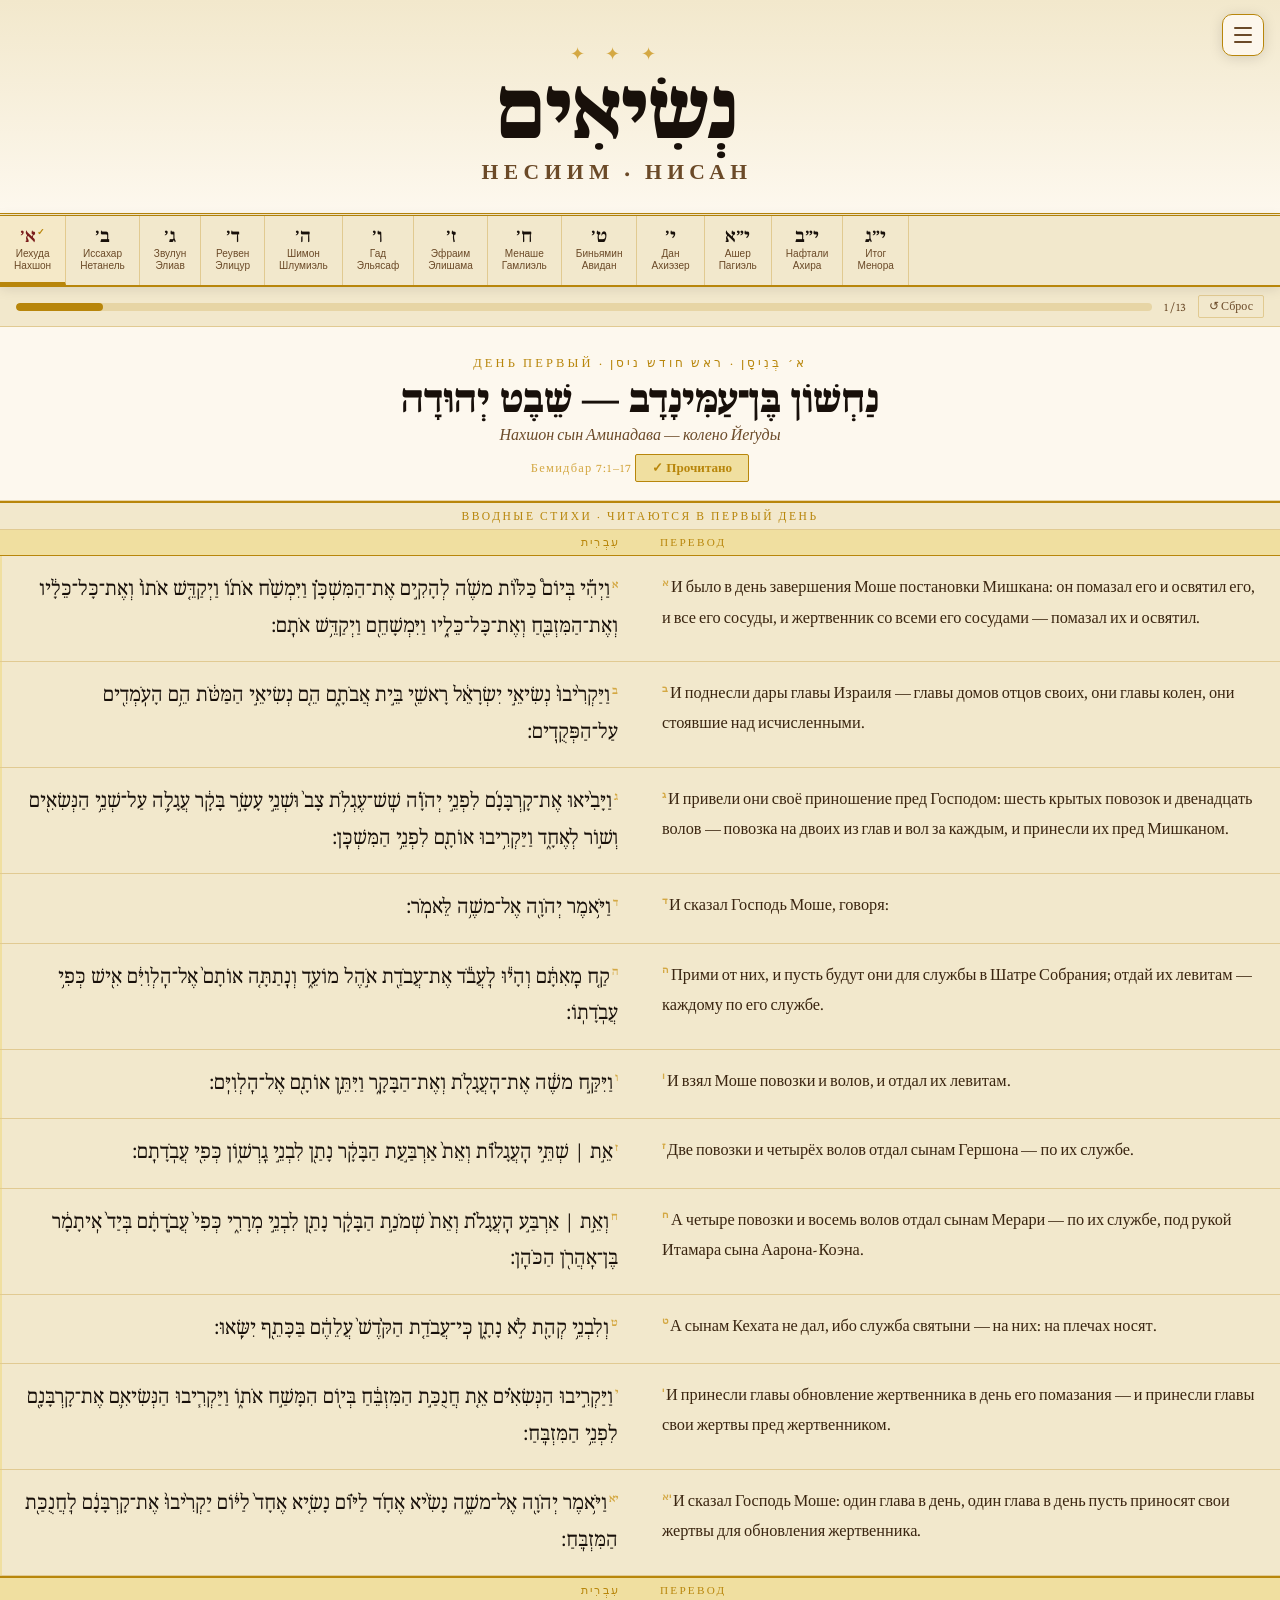
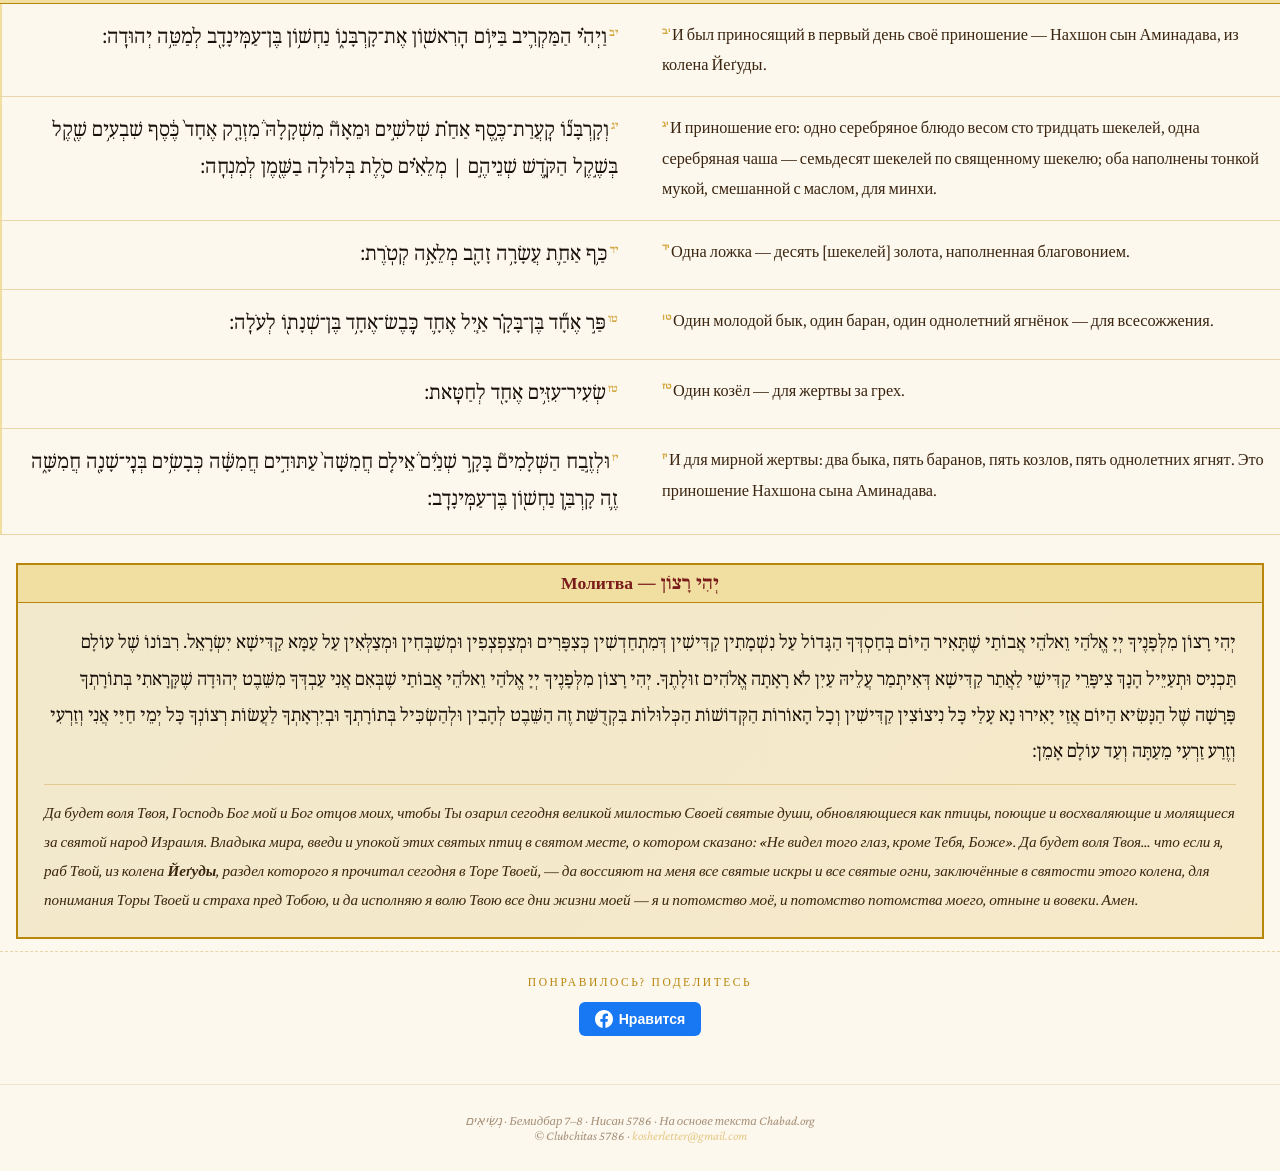
<file: index.html>
<!DOCTYPE html>
<html lang="he">
<head>
<meta charset="UTF-8">
<meta name="viewport" content="width=device-width, initial-scale=1.0">
<title>נְשִׂיאִים — Несиим · Нисан</title>
<link href="https://fonts.googleapis.com/css2?family=Noto+Serif+Hebrew:wght@400;700;900&family=Frank+Ruhl+Libre:wght@400;700;900&family=Crimson+Pro:ital,wght@0,400;0,600;1,400&display=swap" rel="stylesheet">
<link rel="icon" type="image/png" href="android-chrome-512x512.png">
<link rel="apple-touch-icon" href="android-chrome-512x512.png">
<link rel="stylesheet" href="styles.css">
</head>
<body>
<header>
  <span class="orn">✦ ✦ ✦</span>
  <h1 class="he">נְשִׂיאִים</h1>
  <h1 class="ru" data-lang="ru">Несиим · Нисан</h1>
  <h1 class="ru" data-lang="de" style="display:none">Nesiim · Nissan</h1>
  <h1 class="ru" data-lang="he" style="display:none">נְשִׂיאִים · נִיסָן</h1>
  <h1 class="ru" data-lang="uk" style="display:none">Несіїм · Нісан</h1>
</header>

<!-- Print-only header (hidden on screen, shown when printing) -->
<div class="print-only print-header" id="print-header">
  <span class="print-orn">✦ ✦ ✦</span>
  <div class="print-title-he">נְשִׂיאִים</div>
  <div class="print-title-sub" id="print-header-sub">Несиим · Нисан</div>
  <div class="print-header-url">nesiim.mychitas.app</div>
  <div class="print-day-banner" id="print-day-banner">
    <div class="print-day-label" id="print-day-label"></div>
    <div class="print-day-he" id="print-day-he"></div>
    <div class="print-day-tr" id="print-day-tr"></div>
    <div class="print-day-ref" id="print-day-ref"></div>
  </div>
</div>
<!-- Notification consent banner (shown only if permission not yet decided) -->
<div id="notif-banner" role="region" aria-label="Уведомления">
  <span class="nb-text" id="notif-banner-text">
    <b>Напоминания о чтении</b> — разрешить сайту отправлять уведомление каждое утро в 10:00, кроме субботы?
  </span>
  <div class="nb-actions">
    <button class="nb-allow" id="notif-allow-btn" onclick="notifAllow()">Разрешить</button>
    <button class="nb-dismiss" id="notif-dismiss-btn" onclick="notifDismiss()">Нет, спасибо</button>
  </div>
</div>

<nav class="nav-wrap"><div class="nav-inner"><button class="nb  on" onclick="show(1)"><span class="n">א׳</span><span class="t" data-lang="ru">Иехуда<br>Нахшон</span><span class="t" data-lang="de" style="display:none">Juda<br>Nachschon</span><span class="t" data-lang="uk" style="display:none">Єгуда<br>Нахшон</span><span class="t" data-lang="he" style="display:none">יְהוּדָה<br>נַחְשׁוֹן</span></button><button class="nb" onclick="show(2)"><span class="n">ב׳</span><span class="t" data-lang="ru">Иссахар<br>Нетанель</span><span class="t" data-lang="de" style="display:none">Issachar<br>Netanel</span><span class="t" data-lang="uk" style="display:none">Іссахар<br>Нетанель</span><span class="t" data-lang="he" style="display:none">יִשָּׂשכָר<br>נְתַנְאֵל</span></button><button class="nb" onclick="show(3)"><span class="n">ג׳</span><span class="t" data-lang="ru">Звулун<br>Элиав</span><span class="t" data-lang="de" style="display:none">Sebulon<br>Eliav</span><span class="t" data-lang="uk" style="display:none">Звулун<br>Еліав</span><span class="t" data-lang="he" style="display:none">זְבוּלֻן<br>אֱלִיאָב</span></button><button class="nb" onclick="show(4)"><span class="n">ד׳</span><span class="t" data-lang="ru">Реувен<br>Элицур</span><span class="t" data-lang="de" style="display:none">Ruben<br>Elitzur</span><span class="t" data-lang="uk" style="display:none">Реувен<br>Еліцур</span><span class="t" data-lang="he" style="display:none">רְאוּבֵן<br>אֱלִיצוּר</span></button><button class="nb" onclick="show(5)"><span class="n">ה׳</span><span class="t" data-lang="ru">Шимон<br>Шлумиэль</span><span class="t" data-lang="de" style="display:none">Schimeon<br>Schelumiel</span><span class="t" data-lang="uk" style="display:none">Шімон<br>Шлуміель</span><span class="t" data-lang="he" style="display:none">שִׁמְעוֹן<br>שְׁלֻמִיאֵל</span></button><button class="nb" onclick="show(6)"><span class="n">ו׳</span><span class="t" data-lang="ru">Гад<br>Эльясаф</span><span class="t" data-lang="de" style="display:none">Gad<br>Eljasaf</span><span class="t" data-lang="uk" style="display:none">Ґад<br>Ельясаф</span><span class="t" data-lang="he" style="display:none">גָּד<br>אֶלְיָסָף</span></button><button class="nb" onclick="show(7)"><span class="n">ז׳</span><span class="t" data-lang="ru">Эфраим<br>Элишама</span><span class="t" data-lang="de" style="display:none">Efraim<br>Elischama</span><span class="t" data-lang="uk" style="display:none">Єфраїм<br>Елішама</span><span class="t" data-lang="he" style="display:none">אֶפְרַיִם<br>אֱלִישָׁמָע</span></button><button class="nb" onclick="show(8)"><span class="n">ח׳</span><span class="t" data-lang="ru">Менаше<br>Гамлиэль</span><span class="t" data-lang="de" style="display:none">Menasche<br>Gamliel</span><span class="t" data-lang="uk" style="display:none">Менаше<br>Гамліель</span><span class="t" data-lang="he" style="display:none">מְנַשֶּׁה<br>גַּמְלִיאֵל</span></button><button class="nb" onclick="show(9)"><span class="n">ט׳</span><span class="t" data-lang="ru">Биньямин<br>Авидан</span><span class="t" data-lang="de" style="display:none">Benjamin<br>Avidan</span><span class="t" data-lang="uk" style="display:none">Біньямін<br>Авідан</span><span class="t" data-lang="he" style="display:none">בִּנְיָמִן<br>אֲבִידָן</span></button><button class="nb" onclick="show(10)"><span class="n">י׳</span><span class="t" data-lang="ru">Дан<br>Ахиэзер</span><span class="t" data-lang="de" style="display:none">Dan<br>Achiʿeser</span><span class="t" data-lang="uk" style="display:none">Дан<br>Ахіезер</span><span class="t" data-lang="he" style="display:none">דָּן<br>אֲחִיעֶזֶר</span></button><button class="nb" onclick="show(11)"><span class="n">י״א</span><span class="t" data-lang="ru">Ашер<br>Пагиэль</span><span class="t" data-lang="de" style="display:none">Ascher<br>Pagʿiel</span><span class="t" data-lang="uk" style="display:none">Ашер<br>Паґіель</span><span class="t" data-lang="he" style="display:none">אָשֵׁר<br>פַּגְעִיאֵל</span></button><button class="nb" onclick="show(12)"><span class="n">י״ב</span><span class="t" data-lang="ru">Нафтали<br>Ахира</span><span class="t" data-lang="de" style="display:none">Naftali<br>Achira</span><span class="t" data-lang="uk" style="display:none">Нафталі<br>Ахіра</span><span class="t" data-lang="he" style="display:none">נַפְתָּלִי<br>אֲחִירַע</span></button><button class="nb" onclick="show(13)"><span class="n">י״ג</span><span class="t" data-lang="ru">Итог<br>Менора</span><span class="t" data-lang="de" style="display:none">Gesamt<br>Menora</span><span class="t" data-lang="uk" style="display:none">Підсумок<br>Менора</span><span class="t" data-lang="he" style="display:none">סִיכּוּם<br>מְנוֹרָה</span></button></div></nav>
<!-- Top-right dropdown menu (fixed) -->
<div class="top-menu-wrap" id="top-menu-wrap">
  <button class="top-menu-btn" id="top-menu-btn" onclick="toggleTopMenu(event)" aria-label="Меню">
    <span></span><span></span><span></span>
  </button>
  <div class="top-menu-panel" id="top-menu-panel">
    <button class="top-menu-item" onclick="window.location.href='nesiim-names.html'">
      <svg viewBox="0 0 24 24" fill="none" stroke="currentColor" stroke-width="2" stroke-linecap="round" stroke-linejoin="round"><circle cx="12" cy="12" r="10"/><path d="M12 16v-4M12 8h.01"/></svg>
      <span>Значения имён несиим</span>
    </button>
    <button class="top-menu-item" onclick="openAbout(event)">
      <svg viewBox="0 0 24 24" fill="none" stroke="currentColor" stroke-width="2" stroke-linecap="round" stroke-linejoin="round"><path d="M2 3h6a4 4 0 0 1 4 4v14a3 3 0 0 0-3-3H2z"/><path d="M22 3h-6a4 4 0 0 0-4 4v14a3 3 0 0 1 3-3h7z"/></svg>
      <span>О проекте</span>
    </button>
    <button class="top-menu-item" onclick="toggleSettingsFromMenu(event)">
      <svg viewBox="0 0 24 24" fill="none" stroke="currentColor" stroke-width="2" stroke-linecap="round" stroke-linejoin="round"><circle cx="12" cy="12" r="3"/><path d="M19.4 15a1.65 1.65 0 0 0 .33 1.82l.06.06a2 2 0 0 1-2.83 2.83l-.06-.06a1.65 1.65 0 0 0-1.82-.33 1.65 1.65 0 0 0-1 1.51V21a2 2 0 0 1-4 0v-.09A1.65 1.65 0 0 0 9 19.4a1.65 1.65 0 0 0-1.82.33l-.06.06a2 2 0 0 1-2.83-2.83l.06-.06A1.65 1.65 0 0 0 4.68 15a1.65 1.65 0 0 0-1.51-1H3a2 2 0 0 1 0-4h.09A1.65 1.65 0 0 0 4.6 9a1.65 1.65 0 0 0-.33-1.82l-.06-.06a2 2 0 0 1 2.83-2.83l.06.06A1.65 1.65 0 0 0 9 4.68a1.65 1.65 0 0 0 1-1.51V3a2 2 0 0 1 4 0v.09a1.65 1.65 0 0 0 1 1.51 1.65 1.65 0 0 0 1.82-.33l.06-.06a2 2 0 0 1 2.83 2.83l-.06.06A1.65 1.65 0 0 0 19.4 9a1.65 1.65 0 0 0 1.51 1H21a2 2 0 0 1 0 4h-.09a1.65 1.65 0 0 0-1.51 1z"/></svg>
      <span>Настройки</span>
    </button>
    <button class="top-menu-item" onclick="shareProject(event)">
      <svg viewBox="0 0 24 24" fill="none" stroke="currentColor" stroke-width="2" stroke-linecap="round" stroke-linejoin="round"><circle cx="18" cy="5" r="3"/><circle cx="6" cy="12" r="3"/><circle cx="18" cy="19" r="3"/><line x1="8.59" y1="13.51" x2="15.42" y2="17.49"/><line x1="15.41" y1="6.51" x2="8.59" y2="10.49"/></svg>
      <span>Поделиться</span>
    </button>
    <button class="top-menu-item" id="print-menu-btn" onclick="printDay(event)">
      <svg viewBox="0 0 24 24" fill="none" stroke="currentColor" stroke-width="2" stroke-linecap="round" stroke-linejoin="round"><polyline points="6 9 6 2 18 2 18 9"/><path d="M6 18H4a2 2 0 0 1-2-2v-5a2 2 0 0 1 2-2h16a2 2 0 0 1 2 2v5a2 2 0 0 1-2 2h-2"/><rect x="6" y="14" width="12" height="8"/></svg>
      <span id="print-menu-label">Распечатать день</span>
    </button>
  </div>
  <div class="settings-panel" id="settings-panel">
    <div class="settings-group"><label id="lang-label">Язык</label><select id="lang-sel" onchange="setLang(this.value)"><option value="ru">Русский</option><option value="de">Deutsch</option><option value="he">עברית</option><option value="uk">Українська</option></select></div>
    <div class="settings-group"><label>Размер шрифта <span id="fs-val">100%</span></label><input type="range" id="fs-slider" min="80" max="150" value="100" step="5" oninput="applyFontSize(this.value)"></div>
    <div class="settings-group"><label id="font-label">Вид шрифта</label><select id="font-sel" onchange="applyFont(this.value)"><option value="crimson">Crimson Pro</option><option value="noto">Noto Serif Hebrew</option><option value="georgia">Georgia</option><option value="arial">Arial</option><option value="stam">Stam Ashkenaz CLM</option><option value="frank">Frank Ruhl Libre</option></select></div>
  </div>
</div>
<div class="prog-wrap"><div class="prog-bar"><div class="prog-fill" id="prog-fill" style="width:0%"></div></div><span class="prog-label" id="prog-label">0 / 13</span><button class="reset-btn" onclick="resetProgress()" title="Сбросить прогресс">↺ Сброс</button></div>
<div class="day on" id="d1">
 <div class="day-head">
  <div class="dlabel">День первый · א׳ בְּנִיסָן · ראש חודש ניסן</div>
  <div class="dhe">נַחְשׁוֹן בֶּן־עַמִּינָדָב — שֵׁבֶט יְהוּדָה</div>
  <div class="dru lang-ru" data-lang="ru">Нахшон сын Аминадава — колено Йеґуды</div>
  <div class="dru lang-de" data-lang="de" style="display:none">Nachschon ben Aminadav — Stamm Juda</div>
  <div class="dru lang-uk" data-lang="uk" style="display:none">Нахшон бен Амінадав — коліно Єгуди</div>
  <span class="ref">Бемидбар 7:1–17</span>
  <button class="read-btn" id="rb1" onclick="toggleRead(1)">✓ Прочитано</button>
 </div>
 <div class="intro-band">
  <div class="intro-label">Вводные стихи · читаются в первый день</div>
  <div class="col-h"><div class="ch">עִבְרִית</div><div class="ch">Перевод / Übersetzung</div></div>
<div class="vr"><div class="hc"><span class="vn">א</span>וַיְהִ֡י בְּיוֹם֩ כַּלּ֨וֹת משֶׁ֜ה לְהָקִ֣ים אֶת־הַמִּשְׁכָּ֗ן וַיִּמְשַׁ֨ח אֹת֜וֹ וַיְקַדֵּ֤שׁ אֹתוֹ֙ וְאֶת־כָּל־כֵּלָ֔יו וְאֶת־הַמִּזְבֵּ֖חַ וְאֶת־כָּל־כֵּלָ֑יו וַיִּמְשָׁחֵ֖ם וַיְקַדֵּ֥שׁ אֹתָֽם:</div><div class="rc-wrap"><div class="rc lang-ru" data-lang="ru"><span class="vn">א</span>И было в день завершения Моше постановки Мишкана: он помазал его и освятил его, и все его сосуды, и жертвенник со всеми его сосудами — помазал их и освятил.</div><div class="rc lang-de" data-lang="de" style="display:none"><span class="vn">א</span>Und es war an dem Tag, als Mosche die Errichtung der Wohnstätte vollendete: er salbte und weihte sie, alle ihre Geräte und den Altar mit allen seinen Geräten — er salbte und weihte sie.</div><div class="rc lang-uk" data-lang="uk" style="display:none"><span class="vn">א</span>І було в день завершення Мошею постановки Мішкана: він помазав його й освятив його, і всі його посудини, і жертівник з усіма його посудинами — помазав їх і освятив.</div></div></div>
<div class="vr"><div class="hc"><span class="vn">ב</span>וַיַּקְרִ֨יבוּ֙ נְשִׂיאֵ֣י יִשְׂרָאֵ֔ל רָאשֵׁ֖י בֵּ֣ית אֲבֹתָ֑ם הֵ֚ם נְשִׂיאֵ֣י הַמַּטֹּ֔ת הֵ֥ם הָעֹֽמְדִ֖ים עַל־הַפְּקֻדִֽים:</div><div class="rc-wrap"><div class="rc lang-ru" data-lang="ru"><span class="vn">ב</span>И поднесли дары главы Израиля — главы домов отцов своих, они главы колен, они стоявшие над исчисленными.</div><div class="rc lang-de" data-lang="de" style="display:none"><span class="vn">ב</span>Die Fürsten Israels, die Häupter ihrer Vaterhäuser — sie sind die Stammesführer, die die Zählung überwachten — brachten ihre Gabe dar.</div><div class="rc lang-uk" data-lang="uk" style="display:none"><span class="vn">ב</span>І піднесли дари голови Ізраїлю — голови будинків батьків своїх, вони голови колін, вони ті, що стояли над перерахованими.</div></div></div>
<div class="vr"><div class="hc"><span class="vn">ג</span>וַיָּבִ֨יאוּ אֶת־קָרְבָּנָ֜ם לִפְנֵ֣י יְהֹוָ֗ה שֵֽׁשׁ־עֶגְלֹ֥ת צָב֙ וּשְׁנֵ֣י עָשָׂ֣ר בָּקָ֔ר עֲגָלָ֛ה עַל־שְׁנֵ֥י הַנְּשִׂאִ֖ים וְשׁ֣וֹר לְאֶחָ֑ד וַיַּקְרִ֥יבוּ אוֹתָ֖ם לִפְנֵ֥י הַמִּשְׁכָּֽן:</div><div class="rc-wrap"><div class="rc lang-ru" data-lang="ru"><span class="vn">ג</span>И привели они своё приношение пред Господом: шесть крытых повозок и двенадцать волов — повозка на двоих из глав и вол за каждым, и принесли их пред Мишканом.</div><div class="rc lang-de" data-lang="de" style="display:none"><span class="vn">ג</span>Sie brachten ihre Opfergabe vor den Herrn: sechs bedeckte Wagen und zwölf Rinder — ein Wagen für je zwei Fürsten und ein Rind für jeden; und brachten sie vor die Wohnstätte.</div><div class="rc lang-uk" data-lang="uk" style="display:none"><span class="vn">ג</span>І привели вони своє приношення перед Господом: шість критих возів і дванадцять волів — воза на двох із глав і віл за кожним, і привели їх перед Мішканом.</div></div></div>
<div class="vr"><div class="hc"><span class="vn">ד</span>וַיֹּ֥אמֶר יְהֹוָ֖ה אֶל־משֶׁ֥ה לֵּאמֹֽר:</div><div class="rc-wrap"><div class="rc lang-ru" data-lang="ru"><span class="vn">ד</span>И сказал Господь Моше, говоря:</div><div class="rc lang-de" data-lang="de" style="display:none"><span class="vn">ד</span>Da sprach der Herr zu Mosche:</div><div class="rc lang-uk" data-lang="uk" style="display:none"><span class="vn">ד</span>І сказав Господь Мошею, говорячи:</div></div></div>
<div class="vr"><div class="hc"><span class="vn">ה</span>קַ֚ח מֵֽאִתָּ֔ם וְהָי֕וּ לַֽעֲבֹ֕ד אֶת־עֲבֹדַ֖ת אֹ֣הֶל מוֹעֵ֑ד וְנָֽתַתָּ֤ה אוֹתָם֙ אֶל־הַֽלְוִיִּ֔ם אִ֖ישׁ כְּפִ֥י עֲבֹֽדָתֽוֹ:</div><div class="rc-wrap"><div class="rc lang-ru" data-lang="ru"><span class="vn">ה</span>Прими от них, и пусть будут они для службы в Шатре Собрания; отдай их левитам — каждому по его службе.</div><div class="rc lang-de" data-lang="de" style="display:none"><span class="vn">ה</span>Nimm es von ihnen für den Dienst am Begegnungszelt; gib es den Lewiten — jedem nach seinem Dienst.</div><div class="rc lang-uk" data-lang="uk" style="display:none"><span class="vn">ה</span>Прийми від них, і нехай будуть вони для служби в Наметі Зустрічі; віддай їх левітам — кожному за його службою.</div></div></div>
<div class="vr"><div class="hc"><span class="vn">ו</span>וַיִּקַּ֣ח משֶׁ֔ה אֶת־הָֽעֲגָלֹ֖ת וְאֶת־הַבָּקָ֑ר וַיִּתֵּ֥ן אוֹתָ֖ם אֶל־הַֽלְוִיִּֽם:</div><div class="rc-wrap"><div class="rc lang-ru" data-lang="ru"><span class="vn">ו</span>И взял Моше повозки и волов, и отдал их левитам.</div><div class="rc lang-de" data-lang="de" style="display:none"><span class="vn">ו</span>Mosche nahm die Wagen und die Rinder und gab sie den Lewiten.</div><div class="rc lang-uk" data-lang="uk" style="display:none"><span class="vn">ו</span>І взяв Моше вози й волів, і віддав їх левітам.</div></div></div>
<div class="vr"><div class="hc"><span class="vn">ז</span>אֵ֣ת | שְׁתֵּ֣י הָֽעֲגָל֗וֹת וְאֵת֙ אַרְבַּ֣עַת הַבָּקָ֔ר נָתַ֖ן לִבְנֵ֣י גֵֽרְשׁ֑וֹן כְּפִ֖י עֲבֹֽדָתָֽם:</div><div class="rc-wrap"><div class="rc lang-ru" data-lang="ru"><span class="vn">ז</span>Две повозки и четырёх волов отдал сынам Гершона — по их службе.</div><div class="rc lang-de" data-lang="de" style="display:none"><span class="vn">ז</span>Zwei Wagen und vier Rinder gab er den Söhnen Gerschons, entsprechend ihrem Dienst.</div><div class="rc lang-uk" data-lang="uk" style="display:none"><span class="vn">ז</span>Два вози й чотирьох волів віддав синам Ґершона — за їхньою службою.</div></div></div>
<div class="vr"><div class="hc"><span class="vn">ח</span>וְאֵ֣ת | אַרְבַּ֣ע הָֽעֲגָלֹ֗ת וְאֵת֙ שְׁמֹנַ֣ת הַבָּקָ֔ר נָתַ֖ן לִבְנֵ֣י מְרָרִ֑י כְּפִי֙ עֲבֹ֣דָתָ֔ם בְּיַד֙ אִֽיתָמָ֔ר בֶּן־אַֽהֲרֹ֖ן הַכֹּהֵֽן:</div><div class="rc-wrap"><div class="rc lang-ru" data-lang="ru"><span class="vn">ח</span>А четыре повозки и восемь волов отдал сынам Мерари — по их службе, под рукой Итамара сына Аарона-Коэна.</div><div class="rc lang-de" data-lang="de" style="display:none"><span class="vn">ח</span>Vier Wagen und acht Rinder den Söhnen Meraris, entsprechend ihrem Dienst, unter Leitung Itamars, des Sohnes Arons des Kohen.</div><div class="rc lang-uk" data-lang="uk" style="display:none"><span class="vn">ח</span>А чотири вози й восьмох волів віддав синам Мерарі — за їхньою службою, під рукою Ітамара сина Аарона-Коена.</div></div></div>
<div class="vr"><div class="hc"><span class="vn">ט</span>וְלִבְנֵ֥י קְהָ֖ת לֹ֣א נָתָ֑ן כִּֽי־עֲבֹדַ֤ת הַקֹּ֨דֶשׁ֙ עֲלֵהֶ֔ם בַּכָּתֵ֖ף יִשָּֽׂאוּ:</div><div class="rc-wrap"><div class="rc lang-ru" data-lang="ru"><span class="vn">ט</span>А сынам Кехата не дал, ибо служба святыни — на них: на плечах носят.</div><div class="rc lang-de" data-lang="de" style="display:none"><span class="vn">ט</span>Den Söhnen Kehats gab er nichts, denn der heilige Dienst obliegt ihnen — auf Schultern tragen sie.</div><div class="rc lang-uk" data-lang="uk" style="display:none"><span class="vn">ט</span>А синам Кегата не дав, бо служба святині — на них: на плечах носять.</div></div></div>
<div class="vr"><div class="hc"><span class="vn">י</span>וַיַּקְרִ֣יבוּ הַנְּשִׂאִ֗ים אֵ֚ת חֲנֻכַּ֣ת הַמִּזְבֵּ֔חַ בְּי֖וֹם הִמָּשַׁ֣ח אֹת֑וֹ וַיַּקְרִ֧יבוּ הַנְּשִׂיאִ֛ם אֶת־קָרְבָּנָ֖ם לִפְנֵ֥י הַמִּזְבֵּֽחַ:</div><div class="rc-wrap"><div class="rc lang-ru" data-lang="ru"><span class="vn">י</span>И принесли главы обновление жертвенника в день его помазания — и принесли главы свои жертвы пред жертвенником.</div><div class="rc lang-de" data-lang="de" style="display:none"><span class="vn">י</span>Die Fürsten brachten das Einweihungsopfer für den Altar am Tag seiner Salbung und brachten ihre Gabe vor dem Altar dar.</div><div class="rc lang-uk" data-lang="uk" style="display:none"><span class="vn">י</span>І принесли голови обновлення жертівника в день його помазання — і принесли голови свої жертви перед жертівником.</div></div></div>
<div class="vr"><div class="hc"><span class="vn">יא</span>וַיֹּ֥אמֶר יְהֹוָ֖ה אֶל־משֶׁ֑ה נָשִׂ֨יא אֶחָ֜ד לַיּ֗וֹם נָשִׂ֤יא אֶחָד֙ לַיּ֔וֹם יַקְרִ֨יבוּ֙ אֶת־קָרְבָּנָ֔ם לַֽחֲנֻכַּ֖ת הַמִּזְבֵּֽחַ:</div><div class="rc-wrap"><div class="rc lang-ru" data-lang="ru"><span class="vn">יא</span>И сказал Господь Моше: один глава в день, один глава в день пусть приносят свои жертвы для обновления жертвенника.</div><div class="rc lang-de" data-lang="de" style="display:none"><span class="vn">יא</span>Der Herr sprach zu Mosche: Ein Fürst pro Tag, ein Fürst pro Tag sollen ihre Gabe zur Einweihung des Altars darbringen.</div><div class="rc lang-uk" data-lang="uk" style="display:none"><span class="vn">יא</span>І сказав Господь Мошею: один голова за день, один голова за день нехай приносять свої жертви для обновлення жертівника.</div></div></div>
</div>
 <div class="col-h"><div class="ch">עִבְרִית</div><div class="ch">Перевод / Übersetzung</div></div>
<div class="vr"><div class="hc"><span class="vn">יב</span>וַיְהִ֗י הַמַּקְרִ֛יב בַּיּ֥וֹם הָֽרִאשׁ֖וֹן אֶת־קָרְבָּנ֑וֹ נַחְשׁ֥וֹן בֶּן־עַמִּֽינָדָ֖ב לְמַטֵּ֥ה יְהוּדָֽה:</div><div class="rc-wrap"><div class="rc lang-ru" data-lang="ru"><span class="vn">יב</span>И был приносящий в первый день своё приношение — Нахшон сын Аминадава, из колена Йеґуды.</div><div class="rc lang-de" data-lang="de" style="display:none"><span class="vn">יב</span>Derjenige, der am ersten Tag seine Opfergabe darbrachte, war Nachschon, Sohn des Aminadav, vom Stamm Juda.</div><div class="rc lang-uk" data-lang="uk" style="display:none"><span class="vn">יב</span>І був той, хто приносив у перший день своє приношення, — Нахшон бен Амінадав, з коліна Єгуди.</div></div></div>
<div class="vr"><div class="hc"><span class="vn">יג</span>וְקָרְבָּנ֞וֹ קַֽעֲרַת־כֶּ֣סֶף אַחַ֗ת שְׁלשִׁ֣ים וּמֵאָה֘ מִשְׁקָלָהּ֒ מִזְרָ֤ק אֶחָד֙ כֶּ֔סֶף שִׁבְעִ֥ים שֶׁ֖קֶל בְּשֶׁ֣קֶל הַקֹּ֑דֶשׁ שְׁנֵיהֶ֣ם | מְלֵאִ֗ים סֹ֛לֶת בְּלוּלָ֥ה בַשֶּׁ֖מֶן לְמִנְחָֽה:</div><div class="rc-wrap"><div class="rc lang-ru" data-lang="ru"><span class="vn">יג</span>И приношение его: одно серебряное блюдо весом сто тридцать шекелей, одна серебряная чаша — семьдесят шекелей по священному шекелю; оба наполнены тонкой мукой, смешанной с маслом, для минхи.</div><div class="rc lang-de" data-lang="de" style="display:none"><span class="vn">יג</span>Seine Opfergabe: eine silberne Schale (130 Schekel) und eine silberne Schüssel (70 Schekel nach dem Heiligtumsmaß) — beide gefüllt mit feinem Mehl und Öl, als Speiseopfer.</div><div class="rc lang-uk" data-lang="uk" style="display:none"><span class="vn">יג</span>І жертовний дар його: одна срібна миска вагою сто тридцять шекелів, одна срібна чаша — сімдесят шекелів за священним шекелем; обидві наповнені тонким борошном, змішаним з олією, для мінхи.</div></div></div>
<div class="vr"><div class="hc"><span class="vn">יד</span>כַּ֥ף אַחַ֛ת עֲשָׂרָ֥ה זָהָ֖ב מְלֵאָ֥ה קְטֹֽרֶת:</div><div class="rc-wrap"><div class="rc lang-ru" data-lang="ru"><span class="vn">יד</span>Одна ложка — десять [шекелей] золота, наполненная благовонием.</div><div class="rc lang-de" data-lang="de" style="display:none"><span class="vn">יד</span>Ein goldener Löffel zu zehn Schekel, gefüllt mit Räucherwerk.</div><div class="rc lang-uk" data-lang="uk" style="display:none"><span class="vn">יד</span>Одна ложка — десять [шекелів] золота, наповнена пахощами.</div></div></div>
<div class="vr"><div class="hc"><span class="vn">טו</span>פַּ֣ר אֶחָ֞ד בֶּן־בָּקָ֗ר אַ֧יִל אֶחָ֛ד כֶּֽבֶשׂ־אֶחָ֥ד בֶּן־שְׁנָת֖וֹ לְעֹלָֽה:</div><div class="rc-wrap"><div class="rc lang-ru" data-lang="ru"><span class="vn">טו</span>Один молодой бык, один баран, один однолетний ягнёнок — для всесожжения.</div><div class="rc lang-de" data-lang="de" style="display:none"><span class="vn">טו</span>Ein junger Stier, ein Widder, ein einjähriges Lamm — als Brandopfer.</div><div class="rc lang-uk" data-lang="uk" style="display:none"><span class="vn">טו</span>Один молодий бик, один баран, одне однорічне ягня — для всепалення.</div></div></div>
<div class="vr"><div class="hc"><span class="vn">טז</span>שְׂעִיר־עִזִּ֥ים אֶחָ֖ד לְחַטָּֽאת:</div><div class="rc-wrap"><div class="rc lang-ru" data-lang="ru"><span class="vn">טז</span>Один козёл — для жертвы за грех.</div><div class="rc lang-de" data-lang="de" style="display:none"><span class="vn">טז</span>Ein Ziegenbock — als Sündopfer.</div><div class="rc lang-uk" data-lang="uk" style="display:none"><span class="vn">טז</span>Один козел — для жертви за гріх.</div></div></div>
<div class="vr"><div class="hc"><span class="vn">יז</span>וּלְזֶ֣בַח הַשְּׁלָמִים֘ בָּקָ֣ר שְׁנַ֒יִם֒ אֵילִ֤ם חֲמִשָּׁה֙ עַתּוּדִ֣ים חֲמִשָּׁ֔ה כְּבָשִׂ֥ים בְּנֵֽי־שָׁנָ֖ה חֲמִשָּׁ֑ה זֶ֛ה קָרְבַּ֥ן נַחְשׁ֖וֹן בֶּן־עַמִּֽינָדָֽב:</div><div class="rc-wrap"><div class="rc lang-ru" data-lang="ru"><span class="vn">יז</span>И для мирной жертвы: два быка, пять баранов, пять козлов, пять однолетних ягнят. Это приношение Нахшона сына Аминадава.</div><div class="rc lang-de" data-lang="de" style="display:none"><span class="vn">יז</span>Als Friedensopfer: zwei Rinder, fünf Widder, fünf Böcke, fünf einjährige Lämmer. Dies ist die Opfergabe Nachschons, Sohnes des Aminadav.</div><div class="rc lang-uk" data-lang="uk" style="display:none"><span class="vn">יז</span>І для мирної жертви: два бики, п'ять баранів, п'ять козлів, п'ять однорічних ягнят. Це приношення Нахшона бен Амінадава.</div></div></div>

 <div class="pw">
  <div class="ptb">יְהִי רָצוֹן — Молитва / Gebet</div>
  <div class="pi">
    <div class="phe">יְהִי רָצוֹן מִלְּפָנֶיךָ יְיָ אֱלֹהַי וֵאלֹהֵי אֲבוֹתַי שֶׁתָּאִיר הַיּוֹם בְּחַסְדְּךָ הַגָּדוֹל עַל נִשְׁמָתִין קַדִּישִׁין דְּמִתְחַדְשִׁין כְּצִפָּרִים וּמְצַפְצְפִין וּמְשַׁבְּחִין וּמְצַלְּאִין עַל עַמָּא קַדִּישָׁא יִשְׂרָאֵל. רִבּוֹנוֹ שֶׁל עוֹלָם תַּכְנִיס וּתְעַיֵּיל הָנָךְ צִיפָּרֵי קַדִּישֵׁי לַאֲתַר קַדִּישָׁא דְּאִיתְמַר עֲלֵיהּ עַיִן לֹא רָאָתָה אֱלֹהִים זוּלָתֶךָ. יְהִי רָצוֹן מִלְּפָנֶיךָ יְיָ אֱלֹהַי וֵאלֹהֵי אֲבוֹתַי שֶׁבְּאִם אֲנִי עַבְדְּךָ מִשֵּׁבֶט יְהוּדָה שֶׁקָּרָאתִי בְּתוֹרָתְךָ פָּרָשָׁה שֶׁל הַנָּשִׂיא הַיּוֹם אֲזַי יָאִירוּ נָא עָלַי כָּל נִיצוֹצִין קַדִּישִׁין וְכָל הָאוֹרוֹת הַקְּדוֹשׁוֹת הַכְּלוּלוֹת בִּקְדֻשַּׁת זֶה הַשֵּׁבֶט לְהָבִין וּלְהַשְׂכִּיל בְּתוֹרָתְךָ וּבְיִרְאָתְךָ לַעֲשׂוֹת רְצוֹנְךָ כָּל יְמֵי חַיַּי אֲנִי וְזַרְעִי וְזֶרַע זַרְעִי מֵעַתָּה וְעַד עוֹלָם אָמֵן:</div>
    <div class="pru lang-ru" data-lang="ru">Да будет воля Твоя, Господь Бог мой и Бог отцов моих, чтобы Ты озарил сегодня великой милостью Своей святые души, обновляющиеся как птицы, поющие и восхваляющие и молящиеся за святой народ Израиля. Владыка мира, введи и упокой этих святых птиц в святом месте, о котором сказано: «Не видел того глаз, кроме Тебя, Боже». Да будет воля Твоя… что если я, раб Твой, из колена <b>Йеґуды</b>, раздел которого я прочитал сегодня в Торе Твоей, — да воссияют на меня все святые искры и все святые огни, заключённые в святости этого колена, для понимания Торы Твоей и страха пред Тобою, и да исполняю я волю Твою все дни жизни моей — я и потомство моё, и потомство потомства моего, отныне и вовеки. Амен.</div>
    <div class="pru lang-de" data-lang="de" style="display:none">Es sei Dein Wille, Herr, mein Gott und Gott meiner Väter, dass Du heute in Deiner großen Gnade die heiligen Seelen erleuchtest, die sich wie Vögel erneuern, zwitschern, lobpreisen und für das heilige Volk Israel beten. Herr der Welt, führe diese heiligen Vögel an den heiligen Ort, von dem gesagt wird: »Kein Auge hat es gesehen außer Dir, o Gott.« Es sei Dein Wille… dass wenn ich, Dein Diener, aus dem Stamm <b>Juda</b> bin, dessen Abschnitt ich heute in Deiner Tora gelesen habe — alle heiligen Funken und heiligen Lichter, die in der Heiligkeit dieses Stammes enthalten sind, über mich leuchten mögen, um Deine Tora zu verstehen und Dich zu fürchten, Deinen Willen zu tun alle Tage meines Lebens, ich und meine Nachkommen von jetzt an und für immer. Amen.</div>
    <div class="pru lang-uk" data-lang="uk" style="display:none">Нехай буде воля Твоя, Господи Боже мій і Боже батьків моїх, щоб Ти осяяв сьогодні великою милістю Своєю святі душі, що оновлюються як птахи, що співають і прославляють і моляться за святий народ Ізраїлю. Владику світу, введи й упокой цих святих птахів у святому місці, про яке сказано: «Не бачило того жодне око, крім Тебе, Боже». Нехай буде воля Твоя… що якщо я, раб Твій, з коліна <b>Єгуди</b>, розділ якого я прочитав сьогодні в Торі Твоїй, — нехай воссяють на мене всі святі іскри й усі святі вогні, укладені в святості цього коліна, для розуміння Тори Твоєї і страху перед Тобою, і нехай виконую я волю Твою всі дні життя мого — я і нащадки мої, і нащадки нащадків моїх, відтепер і навіки. Амінь.</div>
  </div>
</div>
</div><div class="day" id="d2">
 <div class="day-head">
  <div class="dlabel">День второй · ב׳ בְּנִיסָן</div>
  <div class="dhe">נְתַנְאֵל בֶּן־צוּעָר — שֵׁבֶט יִשָּׂשכָר</div>
  <div class="dru lang-ru" data-lang="ru">Нетанель сын Цуара — колено Иссахара</div>
  <div class="dru lang-de" data-lang="de" style="display:none">Netanel ben Zuʿar — Stamm Issachar</div>
  <div class="dru lang-uk" data-lang="uk" style="display:none">Нетанель бен Цуар — коліно Іссахара</div>
  <span class="ref">Бемидбар 7:18–23</span>
  <button class="read-btn" id="rb2" onclick="toggleRead(2)">✓ Прочитано</button>
 </div>
 <div class="col-h"><div class="ch">עִבְרִית</div><div class="ch">Перевод / Übersetzung</div></div>
<div class="vr"><div class="hc"><span class="vn">יח</span>בַּיּוֹם֙ הַשֵּׁנִ֔י הִקְרִ֖יב נְתַנְאֵ֣ל בֶּן־צוּעָ֑ר נְשִׂ֖יא יִשָּׂשכָֽר:</div><div class="rc-wrap"><div class="rc lang-ru" data-lang="ru"><span class="vn">יח</span>В день второй принёс Нетанель сын Цуара, глава Иссахара.</div><div class="rc lang-de" data-lang="de" style="display:none"><span class="vn">יח</span>Am zweiten Tag brachte Netanel ben Zuʿar, Fürst von Issachar, sein Opfer dar.</div><div class="rc lang-uk" data-lang="uk" style="display:none"><span class="vn">יח</span>В день другий приніс Нетанель бен Цуар, голова Іссахара.</div></div></div>
<div class="vr"><div class="hc"><span class="vn">יט</span>הִקְרִ֨ב קָרְבָּנ֞וֹ קַֽעֲרַת־כֶּ֣סֶף אַחַ֗ת שְׁלשִׁ֣ים וּמֵאָה֘ מִשְׁקָלָהּ֒ מִזְרָ֤ק אֶחָד֙ כֶּ֔סֶף שִׁבְעִ֥ים שֶׁ֖קֶל בְּשֶׁ֣קֶל הַקֹּ֑דֶשׁ שְׁנֵיהֶ֣ם | מְלֵאִ֗ים סֹ֛לֶת בְּלוּלָ֥ה בַשֶּׁ֖מֶן לְמִנְחָֽה:</div><div class="rc-wrap"><div class="rc lang-ru" data-lang="ru"><span class="vn">יט</span>Приношение его: одно серебряное блюдо весом сто тридцать шекелей, одна серебряная чаша — семьдесят шекелей по священному шекелю; оба наполнены тонкой мукой, смешанной с маслом, для минхи.</div><div class="rc lang-de" data-lang="de" style="display:none"><span class="vn">יט</span>Seine Opfergabe: eine silberne Schale (130 Schekel) und eine silberne Schüssel (70 Schekel nach dem Heiligtumsmaß) — beide gefüllt mit feinem Mehl und Öl, als Speiseopfer.</div><div class="rc lang-uk" data-lang="uk" style="display:none"><span class="vn">יט</span>Жертовний дар його: одна срібна миска вагою сто тридцять шекелів, одна срібна чаша — сімдесят шекелів за священним шекелем; обидві наповнені тонким борошном, змішаним з олією, для мінхи.</div></div></div>
<div class="vr"><div class="hc"><span class="vn">כ</span>כַּ֥ף אַחַ֛ת עֲשָׂרָ֥ה זָהָ֖ב מְלֵאָ֥ה קְטֹֽרֶת:</div><div class="rc-wrap"><div class="rc lang-ru" data-lang="ru"><span class="vn">כ</span>Одна ложка — десять [шекелей] золота, наполненная благовонием.</div><div class="rc lang-de" data-lang="de" style="display:none"><span class="vn">כ</span>Ein goldener Löffel zu zehn Schekel, gefüllt mit Räucherwerk.</div><div class="rc lang-uk" data-lang="uk" style="display:none"><span class="vn">כ</span>Одна ложка — десять [шекелів] золота, наповнена пахощами.</div></div></div>
<div class="vr"><div class="hc"><span class="vn">כא</span>פַּ֣ר אֶחָ֞ד בֶּן־בָּקָ֗ר אַ֧יִל אֶחָ֛ד כֶּֽבֶשׂ־אֶחָ֥ד בֶּן־שְׁנָת֖וֹ לְעֹלָֽה:</div><div class="rc-wrap"><div class="rc lang-ru" data-lang="ru"><span class="vn">כא</span>Один молодой бык, один баран, один однолетний ягнёнок — для всесожжения.</div><div class="rc lang-de" data-lang="de" style="display:none"><span class="vn">כא</span>Ein junger Stier, ein Widder, ein einjähriges Lamm — als Brandopfer.</div><div class="rc lang-uk" data-lang="uk" style="display:none"><span class="vn">כא</span>Один молодий бик, один баран, одне однорічне ягня — для всепалення.</div></div></div>
<div class="vr"><div class="hc"><span class="vn">כב</span>שְׂעִיר־עִזִּ֥ים אֶחָ֖ד לְחַטָּֽאת:</div><div class="rc-wrap"><div class="rc lang-ru" data-lang="ru"><span class="vn">כב</span>Один козёл — для жертвы за грех.</div><div class="rc lang-de" data-lang="de" style="display:none"><span class="vn">כב</span>Ein Ziegenbock — als Sündopfer.</div><div class="rc lang-uk" data-lang="uk" style="display:none"><span class="vn">כב</span>Один козел — для жертви за гріх.</div></div></div>
<div class="vr"><div class="hc"><span class="vn">כג</span>וּלְזֶ֣בַח הַשְּׁלָמִים֘ בָּקָ֣ר שְׁנַ֒יִם֒ אֵילִ֤ם חֲמִשָּׁה֙ עַתֻּדִ֣ים חֲמִשָּׁ֔ה כְּבָשִׂ֥ים בְּנֵֽי־שָׁנָ֖ה חֲמִשָּׁ֑ה זֶ֛ה קָרְבַּ֥ן נְתַנְאֵל בֶּן־צוּעָר:</div><div class="rc-wrap"><div class="rc lang-ru" data-lang="ru"><span class="vn">כג</span>И для мирной жертвы: два быка, пять баранов, пять козлов, пять однолетних ягнят. Это приношение Нетанель сын Цуара.</div><div class="rc lang-de" data-lang="de" style="display:none"><span class="vn">כג</span>Als Friedensopfer: zwei Rinder, fünf Widder, fünf Böcke, fünf einjährige Lämmer. Dies ist die Opfergabe Netanel ben Zuʿar.</div><div class="rc lang-uk" data-lang="uk" style="display:none"><span class="vn">כג</span>І для мирної жертви: два бики, п'ять баранів, п'ять козлів, п'ять однорічних ягнят. Це приношення Нетанеля бен Цуара.</div></div></div>

 <div class="pw">
  <div class="ptb">יְהִי רָצוֹן — Молитва / Gebet</div>
  <div class="pi">
    <div class="phe">יְהִי רָצוֹן מִלְּפָנֶיךָ יְיָ אֱלֹהַי וֵאלֹהֵי אֲבוֹתַי שֶׁתָּאִיר הַיּוֹם בְּחַסְדְּךָ הַגָּדוֹל עַל נִשְׁמָתִין קַדִּישִׁין דְּמִתְחַדְשִׁין כְּצִפָּרִים וּמְצַפְצְפִין וּמְשַׁבְּחִין וּמְצַלְּאִין עַל עַמָּא קַדִּישָׁא יִשְׂרָאֵל. רִבּוֹנוֹ שֶׁל עוֹלָם תַּכְנִיס וּתְעַיֵּיל הָנָךְ צִיפָּרֵי קַדִּישֵׁי לַאֲתַר קַדִּישָׁא דְּאִיתְמַר עֲלֵיהּ עַיִן לֹא רָאָתָה אֱלֹהִים זוּלָתֶךָ. יְהִי רָצוֹן מִלְּפָנֶיךָ יְיָ אֱלֹהַי וֵאלֹהֵי אֲבוֹתַי שֶׁבְּאִם אֲנִי עַבְדְּךָ מִשֵּׁבֶט יִשָּׂשכָר שֶׁקָּרָאתִי בְּתוֹרָתְךָ פָּרָשָׁה שֶׁל הַנָּשִׂיא הַיּוֹם אֲזַי יָאִירוּ נָא עָלַי כָּל נִיצוֹצִין קַדִּישִׁין וְכָל הָאוֹרוֹת הַקְּדוֹשׁוֹת הַכְּלוּלוֹת בִּקְדֻשַּׁת זֶה הַשֵּׁבֶט לְהָבִין וּלְהַשְׂכִּיל בְּתוֹרָתְךָ וּבְיִרְאָתְךָ לַעֲשׂוֹת רְצוֹנְךָ כָּל יְמֵי חַיַּי אֲנִי וְזַרְעִי וְזֶרַע זַרְעִי מֵעַתָּה וְעַד עוֹלָם אָמֵן:</div>
    <div class="pru lang-ru" data-lang="ru">Да будет воля Твоя, Господь Бог мой и Бог отцов моих, чтобы Ты озарил сегодня великой милостью Своей святые души, обновляющиеся как птицы, поющие и восхваляющие и молящиеся за святой народ Израиля. Владыка мира, введи и упокой этих святых птиц в святом месте, о котором сказано: «Не видел того глаз, кроме Тебя, Боже». Да будет воля Твоя… что если я, раб Твой, из колена <b>Иссахара</b>, раздел которого я прочитал сегодня в Торе Твоей, — да воссияют на меня все святые искры и все святые огни, заключённые в святости этого колена, для понимания Торы Твоей и страха пред Тобою, и да исполняю я волю Твою все дни жизни моей — я и потомство моё, и потомство потомства моего, отныне и вовеки. Амен.</div>
    <div class="pru lang-de" data-lang="de" style="display:none">Es sei Dein Wille, Herr, mein Gott und Gott meiner Väter, dass Du heute in Deiner großen Gnade die heiligen Seelen erleuchtest, die sich wie Vögel erneuern, zwitschern, lobpreisen und für das heilige Volk Israel beten. Herr der Welt, führe diese heiligen Vögel an den heiligen Ort, von dem gesagt wird: »Kein Auge hat es gesehen außer Dir, o Gott.« Es sei Dein Wille… dass wenn ich, Dein Diener, aus dem Stamm <b>Issachar</b> bin, dessen Abschnitt ich heute in Deiner Tora gelesen habe — alle heiligen Funken und heiligen Lichter, die in der Heiligkeit dieses Stammes enthalten sind, über mich leuchten mögen, um Deine Tora zu verstehen und Dich zu fürchten, Deinen Willen zu tun alle Tage meines Lebens, ich und meine Nachkommen von jetzt an und für immer. Amen.</div>
    <div class="pru lang-uk" data-lang="uk" style="display:none">Нехай буде воля Твоя, Господи Боже мій і Боже батьків моїх, щоб Ти осяяв сьогодні великою милістю Своєю святі душі, що оновлюються як птахи, що співають і прославляють і моляться за святий народ Ізраїлю. Владику світу, введи й упокой цих святих птахів у святому місці, про яке сказано: «Не бачило того жодне око, крім Тебе, Боже». Нехай буде воля Твоя… що якщо я, раб Твій, з коліна <b>Іссахара</b>, розділ якого я прочитав сьогодні в Торі Твоїй, — нехай воссяють на мене всі святі іскри й усі святі вогні, укладені в святості цього коліна, для розуміння Тори Твоєї і страху перед Тобою, і нехай виконую я волю Твою всі дні життя мого — я і нащадки мої, і нащадки нащадків моїх, відтепер і навіки. Амінь.</div>
  </div>
</div>
</div><div class="day" id="d3">
 <div class="day-head">
  <div class="dlabel">День третий · ג׳ בְּנִיסָן</div>
  <div class="dhe">אֱלִיאָב בֶּן־חֵלֹן — שֵׁבֶט זְבוּלֻן</div>
  <div class="dru lang-ru" data-lang="ru">Элиав сын Хелона — колено Звулуна</div>
  <div class="dru lang-de" data-lang="de" style="display:none">Eliav ben Chelon — Stamm Sebulon</div>
  <div class="dru lang-uk" data-lang="uk" style="display:none">Еліав бен Хелон — коліно Звулуна</div>
  <span class="ref">Бемидбар 7:24–29</span>
  <button class="read-btn" id="rb3" onclick="toggleRead(3)">✓ Прочитано</button>
 </div>
 <div class="col-h"><div class="ch">עִבְרִית</div><div class="ch">Перевод / Übersetzung</div></div>
<div class="vr"><div class="hc"><span class="vn">כד</span>בַּיּוֹם֙ הַשְּׁלִישִׁ֔י נָשִׂ֖יא לִבְנֵ֣י זְבוּלֻ֑ן אֱלִיאָ֖ב בֶּן־חֵלֹֽן:</div><div class="rc-wrap"><div class="rc lang-ru" data-lang="ru"><span class="vn">כד</span>В день третий — глава сынов Звулуна Элиав сын Хелона.</div><div class="rc lang-de" data-lang="de" style="display:none"><span class="vn">כד</span>Am dritten Tag: der Fürst der Söhne Sebulons, Eliav ben Chelon.</div><div class="rc lang-uk" data-lang="uk" style="display:none"><span class="vn">כד</span>В день третій — голова синів Звулуна Еліав бен Хелон.</div></div></div>
<div class="vr"><div class="hc"><span class="vn">כה</span>קָרְבָּנ֞וֹ קַֽעֲרַת־כֶּ֣סֶף אַחַ֗ת שְׁלשִׁ֣ים וּמֵאָה֘ מִשְׁקָלָהּ֒ מִזְרָ֤ק אֶחָד֙ כֶּ֔סֶף שִׁבְעִ֥ים שֶׁ֖קֶל בְּשֶׁ֣קֶל הַקֹּ֑דֶשׁ שְׁנֵיהֶ֣ם | מְלֵאִ֗ים סֹ֛לֶת בְּלוּלָ֥ה בַשֶּׁ֖מֶן לְמִנְחָֽה:</div><div class="rc-wrap"><div class="rc lang-ru" data-lang="ru"><span class="vn">כה</span>Приношение его: одно серебряное блюдо весом сто тридцать шекелей, одна серебряная чаша — семьдесят шекелей по священному шекелю; оба наполнены тонкой мукой, смешанной с маслом, для минхи.</div><div class="rc lang-de" data-lang="de" style="display:none"><span class="vn">כה</span>Seine Opfergabe: eine silberne Schale (130 Schekel) und eine silberne Schüssel (70 Schekel nach dem Heiligtumsmaß) — beide gefüllt mit feinem Mehl und Öl, als Speiseopfer.</div><div class="rc lang-uk" data-lang="uk" style="display:none"><span class="vn">כה</span>Жертовний дар його: одна срібна миска вагою сто тридцять шекелів, одна срібна чаша — сімдесят шекелів за священним шекелем; обидві наповнені тонким борошном, змішаним з олією, для мінхи.</div></div></div>
<div class="vr"><div class="hc"><span class="vn">כו</span>כַּ֥ף אַחַ֛ת עֲשָׂרָ֥ה זָהָ֖ב מְלֵאָ֥ה קְטֹֽרֶת:</div><div class="rc-wrap"><div class="rc lang-ru" data-lang="ru"><span class="vn">כו</span>Одна ложка — десять [шекелей] золота, наполненная благовонием.</div><div class="rc lang-de" data-lang="de" style="display:none"><span class="vn">כו</span>Ein goldener Löffel zu zehn Schekel, gefüllt mit Räucherwerk.</div><div class="rc lang-uk" data-lang="uk" style="display:none"><span class="vn">כו</span>Одна ложка — десять [шекелів] золота, наповнена пахощами.</div></div></div>
<div class="vr"><div class="hc"><span class="vn">כז</span>פַּ֣ר אֶחָ֞ד בֶּן־בָּקָ֗ר אַ֧יִל אֶחָ֛ד כֶּֽבֶשׂ־אֶחָ֥ד בֶּן־שְׁנָת֖וֹ לְעֹלָֽה:</div><div class="rc-wrap"><div class="rc lang-ru" data-lang="ru"><span class="vn">כז</span>Один молодой бык, один баран, один однолетний ягнёнок — для всесожжения.</div><div class="rc lang-de" data-lang="de" style="display:none"><span class="vn">כז</span>Ein junger Stier, ein Widder, ein einjähriges Lamm — als Brandopfer.</div><div class="rc lang-uk" data-lang="uk" style="display:none"><span class="vn">כז</span>Один молодий бик, один баран, одне однорічне ягня — для всепалення.</div></div></div>
<div class="vr"><div class="hc"><span class="vn">כח</span>שְׂעִיר־עִזִּ֥ים אֶחָ֖ד לְחַטָּֽאת:</div><div class="rc-wrap"><div class="rc lang-ru" data-lang="ru"><span class="vn">כח</span>Один козёл — для жертвы за грех.</div><div class="rc lang-de" data-lang="de" style="display:none"><span class="vn">כח</span>Ein Ziegenbock — als Sündopfer.</div><div class="rc lang-uk" data-lang="uk" style="display:none"><span class="vn">כח</span>Один козел — для жертви за гріх.</div></div></div>
<div class="vr"><div class="hc"><span class="vn">כט</span>וּלְזֶ֣בַח הַשְּׁלָמִים֘ בָּקָ֣ר שְׁנַ֒יִם֒ אֵילִ֤ם חֲמִשָּׁה֙ עַתֻּדִ֣ים חֲמִשָּׁ֔ה כְּבָשִׂ֥ים בְּנֵֽי־שָׁנָ֖ה חֲמִשָּׁ֑ה זֶ֛ה קָרְבַּ֥ן אֱלִיאָב בֶּן־חֵלֹן:</div><div class="rc-wrap"><div class="rc lang-ru" data-lang="ru"><span class="vn">כט</span>И для мирной жертвы: два быка, пять баранов, пять козлов, пять однолетних ягнят. Это приношение Элиав сын Хелона.</div><div class="rc lang-de" data-lang="de" style="display:none"><span class="vn">כט</span>Als Friedensopfer: zwei Rinder, fünf Widder, fünf Böcke, fünf einjährige Lämmer. Dies ist die Opfergabe Eliav ben Chelon.</div><div class="rc lang-uk" data-lang="uk" style="display:none"><span class="vn">כט</span>І для мирної жертви: два бики, п'ять баранів, п'ять козлів, п'ять однорічних ягнят. Це приношення Еліава бен Хелона.</div></div></div>

 <div class="pw">
  <div class="ptb">יְהִי רָצוֹן — Молитва / Gebet</div>
  <div class="pi">
    <div class="phe">יְהִי רָצוֹן מִלְּפָנֶיךָ יְיָ אֱלֹהַי וֵאלֹהֵי אֲבוֹתַי שֶׁתָּאִיר הַיּוֹם בְּחַסְדְּךָ הַגָּדוֹל עַל נִשְׁמָתִין קַדִּישִׁין דְּמִתְחַדְשִׁין כְּצִפָּרִים וּמְצַפְצְפִין וּמְשַׁבְּחִין וּמְצַלְּאִין עַל עַמָּא קַדִּישָׁא יִשְׂרָאֵל. רִבּוֹנוֹ שֶׁל עוֹלָם תַּכְנִיס וּתְעַיֵּיל הָנָךְ צִיפָּרֵי קַדִּישֵׁי לַאֲתַר קַדִּישָׁא דְּאִיתְמַר עֲלֵיהּ עַיִן לֹא רָאָתָה אֱלֹהִים זוּלָתֶךָ. יְהִי רָצוֹן מִלְּפָנֶיךָ יְיָ אֱלֹהַי וֵאלֹהֵי אֲבוֹתַי שֶׁבְּאִם אֲנִי עַבְדְּךָ מִשֵּׁבֶט זְבוּלֻן שֶׁקָּרָאתִי בְּתוֹרָתְךָ פָּרָשָׁה שֶׁל הַנָּשִׂיא הַיּוֹם אֲזַי יָאִירוּ נָא עָלַי כָּל נִיצוֹצִין קַדִּישִׁין וְכָל הָאוֹרוֹת הַקְּדוֹשׁוֹת הַכְּלוּלוֹת בִּקְדֻשַּׁת זֶה הַשֵּׁבֶט לְהָבִין וּלְהַשְׂכִּיל בְּתוֹרָתְךָ וּבְיִרְאָתְךָ לַעֲשׂוֹת רְצוֹנְךָ כָּל יְמֵי חַיַּי אֲנִי וְזַרְעִי וְזֶרַע זַרְעִי מֵעַתָּה וְעַד עוֹלָם אָמֵן:</div>
    <div class="pru lang-ru" data-lang="ru">Да будет воля Твоя, Господь Бог мой и Бог отцов моих, чтобы Ты озарил сегодня великой милостью Своей святые души, обновляющиеся как птицы, поющие и восхваляющие и молящиеся за святой народ Израиля. Владыка мира, введи и упокой этих святых птиц в святом месте, о котором сказано: «Не видел того глаз, кроме Тебя, Боже». Да будет воля Твоя… что если я, раб Твой, из колена <b>Звулуна</b>, раздел которого я прочитал сегодня в Торе Твоей, — да воссияют на меня все святые искры и все святые огни, заключённые в святости этого колена, для понимания Торы Твоей и страха пред Тобою, и да исполняю я волю Твою все дни жизни моей — я и потомство моё, и потомство потомства моего, отныне и вовеки. Амен.</div>
    <div class="pru lang-de" data-lang="de" style="display:none">Es sei Dein Wille, Herr, mein Gott und Gott meiner Väter, dass Du heute in Deiner großen Gnade die heiligen Seelen erleuchtest, die sich wie Vögel erneuern, zwitschern, lobpreisen und für das heilige Volk Israel beten. Herr der Welt, führe diese heiligen Vögel an den heiligen Ort, von dem gesagt wird: »Kein Auge hat es gesehen außer Dir, o Gott.« Es sei Dein Wille… dass wenn ich, Dein Diener, aus dem Stamm <b>Sebulon</b> bin, dessen Abschnitt ich heute in Deiner Tora gelesen habe — alle heiligen Funken und heiligen Lichter, die in der Heiligkeit dieses Stammes enthalten sind, über mich leuchten mögen, um Deine Tora zu verstehen und Dich zu fürchten, Deinen Willen zu tun alle Tage meines Lebens, ich und meine Nachkommen von jetzt an und für immer. Amen.</div>
    <div class="pru lang-uk" data-lang="uk" style="display:none">Нехай буде воля Твоя, Господи Боже мій і Боже батьків моїх, щоб Ти осяяв сьогодні великою милістю Своєю святі душі, що оновлюються як птахи, що співають і прославляють і моляться за святий народ Ізраїлю. Владику світу, введи й упокой цих святих птахів у святому місці, про яке сказано: «Не бачило того жодне око, крім Тебе, Боже». Нехай буде воля Твоя… що якщо я, раб Твій, з коліна <b>Звулуна</b>, розділ якого я прочитав сьогодні в Торі Твоїй, — нехай воссяють на мене всі святі іскри й усі святі вогні, укладені в святості цього коліна, для розуміння Тори Твоєї і страху перед Тобою, і нехай виконую я волю Твою всі дні життя мого — я і нащадки мої, і нащадки нащадків моїх, відтепер і навіки. Амінь.</div>
  </div>
</div>
</div><div class="day" id="d4">
 <div class="day-head">
  <div class="dlabel">День четвёртый · ד׳ בְּנִיסָן</div>
  <div class="dhe">אֱלִיצוּר בֶּן־שְׁדֵיאוּר — שֵׁבֶט רְאוּבֵן</div>
  <div class="dru lang-ru" data-lang="ru">Элицур сын Шедейура — колено Реувена</div>
  <div class="dru lang-de" data-lang="de" style="display:none">Elitzur ben Schedeʿur — Stamm Ruben</div>
  <div class="dru lang-uk" data-lang="uk" style="display:none">Еліцур бен Шедеур — коліно Реувена</div>
  <span class="ref">Бемидбар 7:30–35</span>
  <button class="read-btn" id="rb4" onclick="toggleRead(4)">✓ Прочитано</button>
 </div>
 <div class="col-h"><div class="ch">עִבְרִית</div><div class="ch">Перевод / Übersetzung</div></div>
<div class="vr"><div class="hc"><span class="vn">ל</span>בַּיּוֹם֙ הָֽרְבִיעִ֔י נָשִׂ֖יא לִבְנֵ֣י רְאוּבֵ֑ן אֱלִיצ֖וּר בֶּן־שְׁדֵיאֽוּר:</div><div class="rc-wrap"><div class="rc lang-ru" data-lang="ru"><span class="vn">ל</span>В день четвёртый — глава сынов Реувена Элицур сын Шедейура.</div><div class="rc lang-de" data-lang="de" style="display:none"><span class="vn">ל</span>Am vierten Tag: der Fürst der Söhne Rubens, Elitzur ben Schedeʿur.</div><div class="rc lang-uk" data-lang="uk" style="display:none"><span class="vn">ל</span>В день четвертий — голова синів Реувена Еліцур бен Шедеур.</div></div></div>
<div class="vr"><div class="hc"><span class="vn">לא</span>קָרְבָּנ֞וֹ קַֽעֲרַת־כֶּ֣סֶף אַחַ֗ת שְׁלשִׁ֣ים וּמֵאָה֘ מִשְׁקָלָהּ֒ מִזְרָ֤ק אֶחָד֙ כֶּ֔סֶף שִׁבְעִ֥ים שֶׁ֖קֶל בְּשֶׁ֣קֶל הַקֹּ֑דֶשׁ שְׁנֵיהֶ֣ם | מְלֵאִ֗ים סֹ֛לֶת בְּלוּלָ֥ה בַשֶּׁ֖מֶן לְמִנְחָֽה:</div><div class="rc-wrap"><div class="rc lang-ru" data-lang="ru"><span class="vn">לא</span>Приношение его: одно серебряное блюдо весом сто тридцать шекелей, одна серебряная чаша — семьдесят шекелей по священному шекелю; оба наполнены тонкой мукой, смешанной с маслом, для минхи.</div><div class="rc lang-de" data-lang="de" style="display:none"><span class="vn">לא</span>Seine Opfergabe: eine silberne Schale (130 Schekel) und eine silberne Schüssel (70 Schekel nach dem Heiligtumsmaß) — beide gefüllt mit feinem Mehl und Öl, als Speiseopfer.</div><div class="rc lang-uk" data-lang="uk" style="display:none"><span class="vn">לא</span>Жертовний дар його: одна срібна миска вагою сто тридцять шекелів, одна срібна чаша — сімдесят шекелів за священним шекелем; обидві наповнені тонким борошном, змішаним з олією, для мінхи.</div></div></div>
<div class="vr"><div class="hc"><span class="vn">לב</span>כַּ֥ף אַחַ֛ת עֲשָׂרָ֥ה זָהָ֖ב מְלֵאָ֥ה קְטֹֽרֶת:</div><div class="rc-wrap"><div class="rc lang-ru" data-lang="ru"><span class="vn">לב</span>Одна ложка — десять [шекелей] золота, наполненная благовонием.</div><div class="rc lang-de" data-lang="de" style="display:none"><span class="vn">לב</span>Ein goldener Löffel zu zehn Schekel, gefüllt mit Räucherwerk.</div><div class="rc lang-uk" data-lang="uk" style="display:none"><span class="vn">לב</span>Одна ложка — десять [шекелів] золота, наповнена пахощами.</div></div></div>
<div class="vr"><div class="hc"><span class="vn">לג</span>פַּ֣ר אֶחָ֞ד בֶּן־בָּקָ֗ר אַ֧יִל אֶחָ֛ד כֶּֽבֶשׂ־אֶחָ֥ד בֶּן־שְׁנָת֖וֹ לְעֹלָֽה:</div><div class="rc-wrap"><div class="rc lang-ru" data-lang="ru"><span class="vn">לג</span>Один молодой бык, один баран, один однолетний ягнёнок — для всесожжения.</div><div class="rc lang-de" data-lang="de" style="display:none"><span class="vn">לג</span>Ein junger Stier, ein Widder, ein einjähriges Lamm — als Brandopfer.</div><div class="rc lang-uk" data-lang="uk" style="display:none"><span class="vn">לג</span>Один молодий бик, один баран, одне однорічне ягня — для всепалення.</div></div></div>
<div class="vr"><div class="hc"><span class="vn">לד</span>שְׂעִיר־עִזִּ֥ים אֶחָ֖ד לְחַטָּֽאת:</div><div class="rc-wrap"><div class="rc lang-ru" data-lang="ru"><span class="vn">לד</span>Один козёл — для жертвы за грех.</div><div class="rc lang-de" data-lang="de" style="display:none"><span class="vn">לד</span>Ein Ziegenbock — als Sündopfer.</div><div class="rc lang-uk" data-lang="uk" style="display:none"><span class="vn">לד</span>Один козел — для жертви за гріх.</div></div></div>
<div class="vr"><div class="hc"><span class="vn">לה</span>וּלְזֶ֣בַח הַשְּׁלָמִים֘ בָּקָ֣ר שְׁנַ֒יִם֒ אֵילִ֤ם חֲמִשָּׁה֙ עַתֻּדִ֣ים חֲמִשָּׁ֔ה כְּבָשִׂ֥ים בְּנֵֽי־שָׁנָ֖ה חֲמִשָּׁ֑ה זֶ֛ה קָרְבַּ֥ן אֱלִיצוּר בֶּן־שְׁדֵיאוּר:</div><div class="rc-wrap"><div class="rc lang-ru" data-lang="ru"><span class="vn">לה</span>И для мирной жертвы: два быка, пять баранов, пять козлов, пять однолетних ягнят. Это приношение Элицур сын Шедейура.</div><div class="rc lang-de" data-lang="de" style="display:none"><span class="vn">לה</span>Als Friedensopfer: zwei Rinder, fünf Widder, fünf Böcke, fünf einjährige Lämmer. Dies ist die Opfergabe Elitzur ben Schedeʿur.</div><div class="rc lang-uk" data-lang="uk" style="display:none"><span class="vn">לה</span>І для мирної жертви: два бики, п'ять баранів, п'ять козлів, п'ять однорічних ягнят. Це приношення Еліцура бен Шедеура.</div></div></div>

 <div class="pw">
  <div class="ptb">יְהִי רָצוֹן — Молитва / Gebet</div>
  <div class="pi">
    <div class="phe">יְהִי רָצוֹן מִלְּפָנֶיךָ יְיָ אֱלֹהַי וֵאלֹהֵי אֲבוֹתַי שֶׁתָּאִיר הַיּוֹם בְּחַסְדְּךָ הַגָּדוֹל עַל נִשְׁמָתִין קַדִּישִׁין דְּמִתְחַדְשִׁין כְּצִפָּרִים וּמְצַפְצְפִין וּמְשַׁבְּחִין וּמְצַלְּאִין עַל עַמָּא קַדִּישָׁא יִשְׂרָאֵל. רִבּוֹנוֹ שֶׁל עוֹלָם תַּכְנִיס וּתְעַיֵּיל הָנָךְ צִיפָּרֵי קַדִּישֵׁי לַאֲתַר קַדִּישָׁא דְּאִיתְמַר עֲלֵיהּ עַיִן לֹא רָאָתָה אֱלֹהִים זוּלָתֶךָ. יְהִי רָצוֹן מִלְּפָנֶיךָ יְיָ אֱלֹהַי וֵאלֹהֵי אֲבוֹתַי שֶׁבְּאִם אֲנִי עַבְדְּךָ מִשֵּׁבֶט רְאוּבֵן שֶׁקָּרָאתִי בְּתוֹרָתְךָ פָּרָשָׁה שֶׁל הַנָּשִׂיא הַיּוֹם אֲזַי יָאִירוּ נָא עָלַי כָּל נִיצוֹצִין קַדִּישִׁין וְכָל הָאוֹרוֹת הַקְּדוֹשׁוֹת הַכְּלוּלוֹת בִּקְדֻשַּׁת זֶה הַשֵּׁבֶט לְהָבִין וּלְהַשְׂכִּיל בְּתוֹרָתְךָ וּבְיִרְאָתְךָ לַעֲשׂוֹת רְצוֹנְךָ כָּל יְמֵי חַיַּי אֲנִי וְזַרְעִי וְזֶרַע זַרְעִי מֵעַתָּה וְעַד עוֹלָם אָמֵן:</div>
    <div class="pru lang-ru" data-lang="ru">Да будет воля Твоя, Господь Бог мой и Бог отцов моих, чтобы Ты озарил сегодня великой милостью Своей святые души, обновляющиеся как птицы, поющие и восхваляющие и молящиеся за святой народ Израиля. Владыка мира, введи и упокой этих святых птиц в святом месте, о котором сказано: «Не видел того глаз, кроме Тебя, Боже». Да будет воля Твоя… что если я, раб Твой, из колена <b>Реувена</b>, раздел которого я прочитал сегодня в Торе Твоей, — да воссияют на меня все святые искры и все святые огни, заключённые в святости этого колена, для понимания Торы Твоей и страха пред Тобою, и да исполняю я волю Твою все дни жизни моей — я и потомство моё, и потомство потомства моего, отныне и вовеки. Амен.</div>
    <div class="pru lang-de" data-lang="de" style="display:none">Es sei Dein Wille, Herr, mein Gott und Gott meiner Väter, dass Du heute in Deiner großen Gnade die heiligen Seelen erleuchtest, die sich wie Vögel erneuern, zwitschern, lobpreisen und für das heilige Volk Israel beten. Herr der Welt, führe diese heiligen Vögel an den heiligen Ort, von dem gesagt wird: »Kein Auge hat es gesehen außer Dir, o Gott.« Es sei Dein Wille… dass wenn ich, Dein Diener, aus dem Stamm <b>Ruben</b> bin, dessen Abschnitt ich heute in Deiner Tora gelesen habe — alle heiligen Funken und heiligen Lichter, die in der Heiligkeit dieses Stammes enthalten sind, über mich leuchten mögen, um Deine Tora zu verstehen und Dich zu fürchten, Deinen Willen zu tun alle Tage meines Lebens, ich und meine Nachkommen von jetzt an und für immer. Amen.</div>
    <div class="pru lang-uk" data-lang="uk" style="display:none">Нехай буде воля Твоя, Господи Боже мій і Боже батьків моїх, щоб Ти осяяв сьогодні великою милістю Своєю святі душі, що оновлюються як птахи, що співають і прославляють і моляться за святий народ Ізраїлю. Владику світу, введи й упокой цих святих птахів у святому місці, про яке сказано: «Не бачило того жодне око, крім Тебе, Боже». Нехай буде воля Твоя… що якщо я, раб Твій, з коліна <b>Реувена</b>, розділ якого я прочитав сьогодні в Торі Твоїй, — нехай воссяють на мене всі святі іскри й усі святі вогні, укладені в святості цього коліна, для розуміння Тори Твоєї і страху перед Тобою, і нехай виконую я волю Твою всі дні життя мого — я і нащадки мої, і нащадки нащадків моїх, відтепер і навіки. Амінь.</div>
  </div>
</div>
</div><div class="day" id="d5">
 <div class="day-head">
  <div class="dlabel">День пятый · ה׳ בְּנִיסָן</div>
  <div class="dhe">שְׁלֻמִיאֵל בֶּן־צוּרִישַׁדַּי — שֵׁבֶט שִׁמְעוֹן</div>
  <div class="dru lang-ru" data-lang="ru">Шлумиэль сын Цуришадая — колено Шимона</div>
  <div class="dru lang-de" data-lang="de" style="display:none">Schelumiel ben Zurishadai — Stamm Schimeon</div>
  <div class="dru lang-uk" data-lang="uk" style="display:none">Шлуміель бен Цурішадай — коліно Шімона</div>
  <span class="ref">Бемидбар 7:36–41</span>
  <button class="read-btn" id="rb5" onclick="toggleRead(5)">✓ Прочитано</button>
 </div>
 <div class="col-h"><div class="ch">עִבְרִית</div><div class="ch">Перевод / Übersetzung</div></div>
<div class="vr"><div class="hc"><span class="vn">לו</span>בַּיּוֹם֙ הַֽחֲמִישִׁ֔י נָשִׂ֖יא לִבְנֵ֣י שִׁמְע֑וֹן שְׁלֻֽמִיאֵ֖ל בֶּן־צוּרִֽישַׁדָּֽי:</div><div class="rc-wrap"><div class="rc lang-ru" data-lang="ru"><span class="vn">לו</span>В день пятый — глава сынов Шимона Шлумиэль сын Цуришадая.</div><div class="rc lang-de" data-lang="de" style="display:none"><span class="vn">לו</span>Am fünften Tag: der Fürst der Söhne Schimeons, Schelumiel ben Zurishadai.</div><div class="rc lang-uk" data-lang="uk" style="display:none"><span class="vn">לו</span>В день п'ятий — голова синів Шімона Шлуміель бен Цурішадай.</div></div></div>
<div class="vr"><div class="hc"><span class="vn">לז</span>קָרְבָּנ֞וֹ קַֽעֲרַת־כֶּ֣סֶף אַחַ֗ת שְׁלשִׁ֣ים וּמֵאָה֘ מִשְׁקָלָהּ֒ מִזְרָ֤ק אֶחָד֙ כֶּ֔סֶף שִׁבְעִ֥ים שֶׁ֖קֶל בְּשֶׁ֣קֶל הַקֹּ֑דֶשׁ שְׁנֵיהֶ֣ם | מְלֵאִ֗ים סֹ֛לֶת בְּלוּלָ֥ה בַשֶּׁ֖מֶן לְמִנְחָֽה:</div><div class="rc-wrap"><div class="rc lang-ru" data-lang="ru"><span class="vn">לז</span>Приношение его: одно серебряное блюдо весом сто тридцать шекелей, одна серебряная чаша — семьдесят шекелей по священному шекелю; оба наполнены тонкой мукой, смешанной с маслом, для минхи.</div><div class="rc lang-de" data-lang="de" style="display:none"><span class="vn">לז</span>Seine Opfergabe: eine silberne Schale (130 Schekel) und eine silberne Schüssel (70 Schekel nach dem Heiligtumsmaß) — beide gefüllt mit feinem Mehl und Öl, als Speiseopfer.</div><div class="rc lang-uk" data-lang="uk" style="display:none"><span class="vn">לז</span>Жертовний дар його: одна срібна миска вагою сто тридцять шекелів, одна срібна чаша — сімдесят шекелів за священним шекелем; обидві наповнені тонким борошном, змішаним з олією, для мінхи.</div></div></div>
<div class="vr"><div class="hc"><span class="vn">לח</span>כַּ֥ף אַחַ֛ת עֲשָׂרָ֥ה זָהָ֖ב מְלֵאָ֥ה קְטֹֽרֶת:</div><div class="rc-wrap"><div class="rc lang-ru" data-lang="ru"><span class="vn">לח</span>Одна ложка — десять [шекелей] золота, наполненная благовонием.</div><div class="rc lang-de" data-lang="de" style="display:none"><span class="vn">לח</span>Ein goldener Löffel zu zehn Schekel, gefüllt mit Räucherwerk.</div><div class="rc lang-uk" data-lang="uk" style="display:none"><span class="vn">לח</span>Одна ложка — десять [шекелів] золота, наповнена пахощами.</div></div></div>
<div class="vr"><div class="hc"><span class="vn">לט</span>פַּ֣ר אֶחָ֞ד בֶּן־בָּקָ֗ר אַ֧יִל אֶחָ֛ד כֶּֽבֶשׂ־אֶחָ֥ד בֶּן־שְׁנָת֖וֹ לְעֹלָֽה:</div><div class="rc-wrap"><div class="rc lang-ru" data-lang="ru"><span class="vn">לט</span>Один молодой бык, один баран, один однолетний ягнёнок — для всесожжения.</div><div class="rc lang-de" data-lang="de" style="display:none"><span class="vn">לט</span>Ein junger Stier, ein Widder, ein einjähriges Lamm — als Brandopfer.</div><div class="rc lang-uk" data-lang="uk" style="display:none"><span class="vn">לט</span>Один молодий бик, один баран, одне однорічне ягня — для всепалення.</div></div></div>
<div class="vr"><div class="hc"><span class="vn">מ</span>שְׂעִיר־עִזִּ֥ים אֶחָ֖ד לְחַטָּֽאת:</div><div class="rc-wrap"><div class="rc lang-ru" data-lang="ru"><span class="vn">מ</span>Один козёл — для жертвы за грех.</div><div class="rc lang-de" data-lang="de" style="display:none"><span class="vn">מ</span>Ein Ziegenbock — als Sündopfer.</div><div class="rc lang-uk" data-lang="uk" style="display:none"><span class="vn">מ</span>Один козел — для жертви за гріх.</div></div></div>
<div class="vr"><div class="hc"><span class="vn">מא</span>וּלְזֶ֣בַח הַשְּׁלָמִים֘ בָּקָ֣ר שְׁנַ֒יִם֒ אֵילִ֤ם חֲמִשָּׁה֙ עַתֻּדִ֣ים חֲמִשָּׁ֔ה כְּבָשִׂ֥ים בְּנֵֽי־שָׁנָ֖ה חֲמִשָּׁ֑ה זֶ֛ה קָרְבַּ֥ן שְׁלֻמִיאֵל בֶּן־צוּרִישַׁדַּי:</div><div class="rc-wrap"><div class="rc lang-ru" data-lang="ru"><span class="vn">מא</span>И для мирной жертвы: два быка, пять баранов, пять козлов, пять однолетних ягнят. Это приношение Шлумиэль сын Цуришадая.</div><div class="rc lang-de" data-lang="de" style="display:none"><span class="vn">מא</span>Als Friedensopfer: zwei Rinder, fünf Widder, fünf Böcke, fünf einjährige Lämmer. Dies ist die Opfergabe Schelumiel ben Zurishadai.</div><div class="rc lang-uk" data-lang="uk" style="display:none"><span class="vn">מא</span>І для мирної жертви: два бики, п'ять баранів, п'ять козлів, п'ять однорічних ягнят. Це приношення Шлуміеля бен Цурішадая.</div></div></div>

 <div class="pw">
  <div class="ptb">יְהִי רָצוֹן — Молитва / Gebet</div>
  <div class="pi">
    <div class="phe">יְהִי רָצוֹן מִלְּפָנֶיךָ יְיָ אֱלֹהַי וֵאלֹהֵי אֲבוֹתַי שֶׁתָּאִיר הַיּוֹם בְּחַסְדְּךָ הַגָּדוֹל עַל נִשְׁמָתִין קַדִּישִׁין דְּמִתְחַדְשִׁין כְּצִפָּרִים וּמְצַפְצְפִין וּמְשַׁבְּחִין וּמְצַלְּאִין עַל עַמָּא קַדִּישָׁא יִשְׂרָאֵל. רִבּוֹנוֹ שֶׁל עוֹלָם תַּכְנִיס וּתְעַיֵּיל הָנָךְ צִיפָּרֵי קַדִּישֵׁי לַאֲתַר קַדִּישָׁא דְּאִיתְמַר עֲלֵיהּ עַיִן לֹא רָאָתָה אֱלֹהִים זוּלָתֶךָ. יְהִי רָצוֹן מִלְּפָנֶיךָ יְיָ אֱלֹהַי וֵאלֹהֵי אֲבוֹתַי שֶׁבְּאִם אֲנִי עַבְדְּךָ מִשֵּׁבֶט שִׁמְעוֹן שֶׁקָּרָאתִי בְּתוֹרָתְךָ פָּרָשָׁה שֶׁל הַנָּשִׂיא הַיּוֹם אֲזַי יָאִירוּ נָא עָלַי כָּל נִיצוֹצִין קַדִּישִׁין וְכָל הָאוֹרוֹת הַקְּדוֹשׁוֹת הַכְּלוּלוֹת בִּקְדֻשַּׁת זֶה הַשֵּׁבֶט לְהָבִין וּלְהַשְׂכִּיל בְּתוֹרָתְךָ וּבְיִרְאָתְךָ לַעֲשׂוֹת רְצוֹנְךָ כָּל יְמֵי חַיַּי אֲנִי וְזַרְעִי וְזֶרַע זַרְעִי מֵעַתָּה וְעַד עוֹלָם אָמֵן:</div>
    <div class="pru lang-ru" data-lang="ru">Да будет воля Твоя, Господь Бог мой и Бог отцов моих, чтобы Ты озарил сегодня великой милостью Своей святые души, обновляющиеся как птицы, поющие и восхваляющие и молящиеся за святой народ Израиля. Владыка мира, введи и упокой этих святых птиц в святом месте, о котором сказано: «Не видел того глаз, кроме Тебя, Боже». Да будет воля Твоя… что если я, раб Твой, из колена <b>Шимона</b>, раздел которого я прочитал сегодня в Торе Твоей, — да воссияют на меня все святые искры и все святые огни, заключённые в святости этого колена, для понимания Торы Твоей и страха пред Тобою, и да исполняю я волю Твою все дни жизни моей — я и потомство моё, и потомство потомства моего, отныне и вовеки. Амен.</div>
    <div class="pru lang-de" data-lang="de" style="display:none">Es sei Dein Wille, Herr, mein Gott und Gott meiner Väter, dass Du heute in Deiner großen Gnade die heiligen Seelen erleuchtest, die sich wie Vögel erneuern, zwitschern, lobpreisen und für das heilige Volk Israel beten. Herr der Welt, führe diese heiligen Vögel an den heiligen Ort, von dem gesagt wird: »Kein Auge hat es gesehen außer Dir, o Gott.« Es sei Dein Wille… dass wenn ich, Dein Diener, aus dem Stamm <b>Schimeon</b> bin, dessen Abschnitt ich heute in Deiner Tora gelesen habe — alle heiligen Funken und heiligen Lichter, die in der Heiligkeit dieses Stammes enthalten sind, über mich leuchten mögen, um Deine Tora zu verstehen und Dich zu fürchten, Deinen Willen zu tun alle Tage meines Lebens, ich und meine Nachkommen von jetzt an und für immer. Amen.</div>
    <div class="pru lang-uk" data-lang="uk" style="display:none">Нехай буде воля Твоя, Господи Боже мій і Боже батьків моїх, щоб Ти осяяв сьогодні великою милістю Своєю святі душі, що оновлюються як птахи, що співають і прославляють і моляться за святий народ Ізраїлю. Владику світу, введи й упокой цих святих птахів у святому місці, про яке сказано: «Не бачило того жодне око, крім Тебе, Боже». Нехай буде воля Твоя… що якщо я, раб Твій, з коліна <b>Шімона</b>, розділ якого я прочитав сьогодні в Торі Твоїй, — нехай воссяють на мене всі святі іскри й усі святі вогні, укладені в святості цього коліна, для розуміння Тори Твоєї і страху перед Тобою, і нехай виконую я волю Твою всі дні життя мого — я і нащадки мої, і нащадки нащадків моїх, відтепер і навіки. Амінь.</div>
  </div>
</div>
</div><div class="day" id="d6">
 <div class="day-head">
  <div class="dlabel">День шестой · ו׳ בְּנִיסָן</div>
  <div class="dhe">אֶלְיָסָף בֶּן־דְּעוּאֵל — שֵׁבֶט גָּד</div>
  <div class="dru lang-ru" data-lang="ru">Эльясаф сын Деуэля — колено Гада</div>
  <div class="dru lang-de" data-lang="de" style="display:none">Eljasaf ben Deʿuel — Stamm Gad</div>
  <div class="dru lang-uk" data-lang="uk" style="display:none">Ельясаф бен Деуель — коліно Ґада</div>
  <span class="ref">Бемидбар 7:42–47</span>
  <button class="read-btn" id="rb6" onclick="toggleRead(6)">✓ Прочитано</button>
 </div>
 <div class="col-h"><div class="ch">עִבְרִית</div><div class="ch">Перевод / Übersetzung</div></div>
<div class="vr"><div class="hc"><span class="vn">מב</span>בַּיּוֹם֙ הַשִּׁשִּׁ֔י נָשִׂ֖יא לִבְנֵ֣י גָ֑ד אֶלְיָסָ֖ף בֶּן־דְּעוּאֵֽל:</div><div class="rc-wrap"><div class="rc lang-ru" data-lang="ru"><span class="vn">מב</span>В день шестой — глава сынов Гада Эльясаф сын Деуэля.</div><div class="rc lang-de" data-lang="de" style="display:none"><span class="vn">מב</span>Am sechsten Tag: der Fürst der Söhne Gads, Eljasaf ben Deʿuel.</div><div class="rc lang-uk" data-lang="uk" style="display:none"><span class="vn">מב</span>В день шостий — голова синів Ґада Ельясаф бен Деуель.</div></div></div>
<div class="vr"><div class="hc"><span class="vn">מג</span>קָרְבָּנ֞וֹ קַֽעֲרַת־כֶּ֣סֶף אַחַ֗ת שְׁלשִׁ֣ים וּמֵאָה֘ מִשְׁקָלָהּ֒ מִזְרָ֤ק אֶחָד֙ כֶּ֔סֶף שִׁבְעִ֥ים שֶׁ֖קֶל בְּשֶׁ֣קֶל הַקֹּ֑דֶשׁ שְׁנֵיהֶ֣ם | מְלֵאִ֗ים סֹ֛לֶת בְּלוּלָ֥ה בַשֶּׁ֖מֶן לְמִנְחָֽה:</div><div class="rc-wrap"><div class="rc lang-ru" data-lang="ru"><span class="vn">מג</span>Приношение его: одно серебряное блюдо весом сто тридцать шекелей, одна серебряная чаша — семьдесят шекелей по священному шекелю; оба наполнены тонкой мукой, смешанной с маслом, для минхи.</div><div class="rc lang-de" data-lang="de" style="display:none"><span class="vn">מג</span>Seine Opfergabe: eine silberne Schale (130 Schekel) und eine silberne Schüssel (70 Schekel nach dem Heiligtumsmaß) — beide gefüllt mit feinem Mehl und Öl, als Speiseopfer.</div><div class="rc lang-uk" data-lang="uk" style="display:none"><span class="vn">מג</span>Жертовний дар його: одна срібна миска вагою сто тридцять шекелів, одна срібна чаша — сімдесят шекелів за священним шекелем; обидві наповнені тонким борошном, змішаним з олією, для мінхи.</div></div></div>
<div class="vr"><div class="hc"><span class="vn">מד</span>כַּ֥ף אַחַ֛ת עֲשָׂרָ֥ה זָהָ֖ב מְלֵאָ֥ה קְטֹֽרֶת:</div><div class="rc-wrap"><div class="rc lang-ru" data-lang="ru"><span class="vn">מד</span>Одна ложка — десять [шекелей] золота, наполненная благовонием.</div><div class="rc lang-de" data-lang="de" style="display:none"><span class="vn">מד</span>Ein goldener Löffel zu zehn Schekel, gefüllt mit Räucherwerk.</div><div class="rc lang-uk" data-lang="uk" style="display:none"><span class="vn">מד</span>Одна ложка — десять [шекелів] золота, наповнена пахощами.</div></div></div>
<div class="vr"><div class="hc"><span class="vn">מה</span>פַּ֣ר אֶחָ֞ד בֶּן־בָּקָ֗ר אַ֧יִל אֶחָ֛ד כֶּֽבֶשׂ־אֶחָ֥ד בֶּן־שְׁנָת֖וֹ לְעֹלָֽה:</div><div class="rc-wrap"><div class="rc lang-ru" data-lang="ru"><span class="vn">מה</span>Один молодой бык, один баран, один однолетний ягнёнок — для всесожжения.</div><div class="rc lang-de" data-lang="de" style="display:none"><span class="vn">מה</span>Ein junger Stier, ein Widder, ein einjähriges Lamm — als Brandopfer.</div><div class="rc lang-uk" data-lang="uk" style="display:none"><span class="vn">מה</span>Один молодий бик, один баран, одне однорічне ягня — для всепалення.</div></div></div>
<div class="vr"><div class="hc"><span class="vn">מו</span>שְׂעִיר־עִזִּ֥ים אֶחָ֖ד לְחַטָּֽאת:</div><div class="rc-wrap"><div class="rc lang-ru" data-lang="ru"><span class="vn">מו</span>Один козёл — для жертвы за грех.</div><div class="rc lang-de" data-lang="de" style="display:none"><span class="vn">מו</span>Ein Ziegenbock — als Sündopfer.</div><div class="rc lang-uk" data-lang="uk" style="display:none"><span class="vn">מו</span>Один козел — для жертви за гріх.</div></div></div>
<div class="vr"><div class="hc"><span class="vn">מז</span>וּלְזֶ֣בַח הַשְּׁלָמִים֘ בָּקָ֣ר שְׁנַ֒יִם֒ אֵילִ֤ם חֲמִשָּׁה֙ עַתֻּדִ֣ים חֲמִשָּׁ֔ה כְּבָשִׂ֥ים בְּנֵֽי־שָׁנָ֖ה חֲמִשָּׁ֑ה זֶ֛ה קָרְבַּ֥ן אֶלְיָסָף בֶּן־דְּעוּאֵל:</div><div class="rc-wrap"><div class="rc lang-ru" data-lang="ru"><span class="vn">מז</span>И для мирной жертвы: два быка, пять баранов, пять козлов, пять однолетних ягнят. Это приношение Эльясаф сын Деуэля.</div><div class="rc lang-de" data-lang="de" style="display:none"><span class="vn">מז</span>Als Friedensopfer: zwei Rinder, fünf Widder, fünf Böcke, fünf einjährige Lämmer. Dies ist die Opfergabe Eljasaf ben Deʿuel.</div><div class="rc lang-uk" data-lang="uk" style="display:none"><span class="vn">מז</span>І для мирної жертви: два бики, п'ять баранів, п'ять козлів, п'ять однорічних ягнят. Це приношення Ельясафа бен Деуеля.</div></div></div>

 <div class="pw">
  <div class="ptb">יְהִי רָצוֹן — Молитва / Gebet</div>
  <div class="pi">
    <div class="phe">יְהִי רָצוֹן מִלְּפָנֶיךָ יְיָ אֱלֹהַי וֵאלֹהֵי אֲבוֹתַי שֶׁתָּאִיר הַיּוֹם בְּחַסְדְּךָ הַגָּדוֹל עַל נִשְׁמָתִין קַדִּישִׁין דְּמִתְחַדְשִׁין כְּצִפָּרִים וּמְצַפְצְפִין וּמְשַׁבְּחִין וּמְצַלְּאִין עַל עַמָּא קַדִּישָׁא יִשְׂרָאֵל. רִבּוֹנוֹ שֶׁל עוֹלָם תַּכְנִיס וּתְעַיֵּיל הָנָךְ צִיפָּרֵי קַדִּישֵׁי לַאֲתַר קַדִּישָׁא דְּאִיתְמַר עֲלֵיהּ עַיִן לֹא רָאָתָה אֱלֹהִים זוּלָתֶךָ. יְהִי רָצוֹן מִלְּפָנֶיךָ יְיָ אֱלֹהַי וֵאלֹהֵי אֲבוֹתַי שֶׁבְּאִם אֲנִי עַבְדְּךָ מִשֵּׁבֶט גָּד שֶׁקָּרָאתִי בְּתוֹרָתְךָ פָּרָשָׁה שֶׁל הַנָּשִׂיא הַיּוֹם אֲזַי יָאִירוּ נָא עָלַי כָּל נִיצוֹצִין קַדִּישִׁין וְכָל הָאוֹרוֹת הַקְּדוֹשׁוֹת הַכְּלוּלוֹת בִּקְדֻשַּׁת זֶה הַשֵּׁבֶט לְהָבִין וּלְהַשְׂכִּיל בְּתוֹרָתְךָ וּבְיִרְאָתְךָ לַעֲשׂוֹת רְצוֹנְךָ כָּל יְמֵי חַיַּי אֲנִי וְזַרְעִי וְזֶרַע זַרְעִי מֵעַתָּה וְעַד עוֹלָם אָמֵן:</div>
    <div class="pru lang-ru" data-lang="ru">Да будет воля Твоя, Господь Бог мой и Бог отцов моих, чтобы Ты озарил сегодня великой милостью Своей святые души, обновляющиеся как птицы, поющие и восхваляющие и молящиеся за святой народ Израиля. Владыка мира, введи и упокой этих святых птиц в святом месте, о котором сказано: «Не видел того глаз, кроме Тебя, Боже». Да будет воля Твоя… что если я, раб Твой, из колена <b>Гада</b>, раздел которого я прочитал сегодня в Торе Твоей, — да воссияют на меня все святые искры и все святые огни, заключённые в святости этого колена, для понимания Торы Твоей и страха пред Тобою, и да исполняю я волю Твою все дни жизни моей — я и потомство моё, и потомство потомства моего, отныне и вовеки. Амен.</div>
    <div class="pru lang-de" data-lang="de" style="display:none">Es sei Dein Wille, Herr, mein Gott und Gott meiner Väter, dass Du heute in Deiner großen Gnade die heiligen Seelen erleuchtest, die sich wie Vögel erneuern, zwitschern, lobpreisen und für das heilige Volk Israel beten. Herr der Welt, führe diese heiligen Vögel an den heiligen Ort, von dem gesagt wird: »Kein Auge hat es gesehen außer Dir, o Gott.« Es sei Dein Wille… dass wenn ich, Dein Diener, aus dem Stamm <b>Gad</b> bin, dessen Abschnitt ich heute in Deiner Tora gelesen habe — alle heiligen Funken und heiligen Lichter, die in der Heiligkeit dieses Stammes enthalten sind, über mich leuchten mögen, um Deine Tora zu verstehen und Dich zu fürchten, Deinen Willen zu tun alle Tage meines Lebens, ich und meine Nachkommen von jetzt an und für immer. Amen.</div>
    <div class="pru lang-uk" data-lang="uk" style="display:none">Нехай буде воля Твоя, Господи Боже мій і Боже батьків моїх, щоб Ти осяяв сьогодні великою милістю Своєю святі душі, що оновлюються як птахи, що співають і прославляють і моляться за святий народ Ізраїлю. Владику світу, введи й упокой цих святих птахів у святому місці, про яке сказано: «Не бачило того жодне око, крім Тебе, Боже». Нехай буде воля Твоя… що якщо я, раб Твій, з коліна <b>Ґада</b>, розділ якого я прочитав сьогодні в Торі Твоїй, — нехай воссяють на мене всі святі іскри й усі святі вогні, укладені в святості цього коліна, для розуміння Тори Твоєї і страху перед Тобою, і нехай виконую я волю Твою всі дні життя мого — я і нащадки мої, і нащадки нащадків моїх, відтепер і навіки. Амінь.</div>
  </div>
</div>
</div><div class="day" id="d7">
 <div class="day-head">
  <div class="dlabel">День седьмой · ז׳ בְּנִיסָן</div>
  <div class="dhe">אֱלִישָׁמָע בֶּן־עַמִּיהוּד — שֵׁבֶט אֶפְרַיִם</div>
  <div class="dru lang-ru" data-lang="ru">Элишама сын Амихуда — колено Эфраима</div>
  <div class="dru lang-de" data-lang="de" style="display:none">Elischama ben Ammihud — Stamm Efraim</div>
  <div class="dru lang-uk" data-lang="uk" style="display:none">Елішама бен Амігуд — коліно Єфраїма</div>
  <span class="ref">Бемидбар 7:48–53</span>
  <button class="read-btn" id="rb7" onclick="toggleRead(7)">✓ Прочитано</button>
 </div>
 <div class="col-h"><div class="ch">עִבְרִית</div><div class="ch">Перевод / Übersetzung</div></div>
<div class="vr"><div class="hc"><span class="vn">מח</span>בַּיּוֹם֙ הַשְּׁבִיעִ֔י נָשִׂ֖יא לִבְנֵ֣י אֶפְרָ֑יִם אֱלִֽישָׁמָ֖ע בֶּן־עַמִּיהֽוּד:</div><div class="rc-wrap"><div class="rc lang-ru" data-lang="ru"><span class="vn">מח</span>В день седьмой — глава сынов Эфраима Элишама сын Амихуда.</div><div class="rc lang-de" data-lang="de" style="display:none"><span class="vn">מח</span>Am siebten Tag: der Fürst der Söhne Efraims, Elischama ben Ammihud.</div><div class="rc lang-uk" data-lang="uk" style="display:none"><span class="vn">מח</span>В день сьомий — голова синів Єфраїма Елішама бен Амігуд.</div></div></div>
<div class="vr"><div class="hc"><span class="vn">מט</span>קָרְבָּנ֞וֹ קַֽעֲרַת־כֶּ֣סֶף אַחַ֗ת שְׁלשִׁ֣ים וּמֵאָה֘ מִשְׁקָלָהּ֒ מִזְרָ֤ק אֶחָד֙ כֶּ֔סֶף שִׁבְעִ֥ים שֶׁ֖קֶל בְּשֶׁ֣קֶל הַקֹּ֑דֶשׁ שְׁנֵיהֶ֣ם | מְלֵאִ֗ים סֹ֛לֶת בְּלוּלָ֥ה בַשֶּׁ֖מֶן לְמִנְחָֽה:</div><div class="rc-wrap"><div class="rc lang-ru" data-lang="ru"><span class="vn">מט</span>Приношение его: одно серебряное блюдо весом сто тридцать шекелей, одна серебряная чаша — семьдесят шекелей по священному шекелю; оба наполнены тонкой мукой, смешанной с маслом, для минхи.</div><div class="rc lang-de" data-lang="de" style="display:none"><span class="vn">מט</span>Seine Opfergabe: eine silberne Schale (130 Schekel) und eine silberne Schüssel (70 Schekel nach dem Heiligtumsmaß) — beide gefüllt mit feinem Mehl und Öl, als Speiseopfer.</div><div class="rc lang-uk" data-lang="uk" style="display:none"><span class="vn">מט</span>Жертовний дар його: одна срібна миска вагою сто тридцять шекелів, одна срібна чаша — сімдесят шекелів за священним шекелем; обидві наповнені тонким борошном, змішаним з олією, для мінхи.</div></div></div>
<div class="vr"><div class="hc"><span class="vn">נ</span>כַּ֥ף אַחַ֛ת עֲשָׂרָ֥ה זָהָ֖ב מְלֵאָ֥ה קְטֹֽרֶת:</div><div class="rc-wrap"><div class="rc lang-ru" data-lang="ru"><span class="vn">נ</span>Одна ложка — десять [шекелей] золота, наполненная благовонием.</div><div class="rc lang-de" data-lang="de" style="display:none"><span class="vn">נ</span>Ein goldener Löffel zu zehn Schekel, gefüllt mit Räucherwerk.</div><div class="rc lang-uk" data-lang="uk" style="display:none"><span class="vn">נ</span>Одна ложка — десять [шекелів] золота, наповнена пахощами.</div></div></div>
<div class="vr"><div class="hc"><span class="vn">נא</span>פַּ֣ר אֶחָ֞ד בֶּן־בָּקָ֗ר אַ֧יִל אֶחָ֛ד כֶּֽבֶשׂ־אֶחָ֥ד בֶּן־שְׁנָת֖וֹ לְעֹלָֽה:</div><div class="rc-wrap"><div class="rc lang-ru" data-lang="ru"><span class="vn">נא</span>Один молодой бык, один баран, один однолетний ягнёнок — для всесожжения.</div><div class="rc lang-de" data-lang="de" style="display:none"><span class="vn">נא</span>Ein junger Stier, ein Widder, ein einjähriges Lamm — als Brandopfer.</div><div class="rc lang-uk" data-lang="uk" style="display:none"><span class="vn">נא</span>Один молодий бик, один баран, одне однорічне ягня — для всепалення.</div></div></div>
<div class="vr"><div class="hc"><span class="vn">נב</span>שְׂעִיר־עִזִּ֥ים אֶחָ֖ד לְחַטָּֽאת:</div><div class="rc-wrap"><div class="rc lang-ru" data-lang="ru"><span class="vn">נב</span>Один козёл — для жертвы за грех.</div><div class="rc lang-de" data-lang="de" style="display:none"><span class="vn">נב</span>Ein Ziegenbock — als Sündopfer.</div><div class="rc lang-uk" data-lang="uk" style="display:none"><span class="vn">נב</span>Один козел — для жертви за гріх.</div></div></div>
<div class="vr"><div class="hc"><span class="vn">נג</span>וּלְזֶ֣בַח הַשְּׁלָמִים֘ בָּקָ֣ר שְׁנַ֒יִם֒ אֵילִ֤ם חֲמִשָּׁה֙ עַתֻּדִ֣ים חֲמִשָּׁ֔ה כְּבָשִׂ֥ים בְּנֵֽי־שָׁנָ֖ה חֲמִשָּׁ֑ה זֶ֛ה קָרְבַּ֥ן אֱלִישָׁמָע בֶּן־עַמִּיהוּד:</div><div class="rc-wrap"><div class="rc lang-ru" data-lang="ru"><span class="vn">נג</span>И для мирной жертвы: два быка, пять баранов, пять козлов, пять однолетних ягнят. Это приношение Элишама сын Амихуда.</div><div class="rc lang-de" data-lang="de" style="display:none"><span class="vn">נג</span>Als Friedensopfer: zwei Rinder, fünf Widder, fünf Böcke, fünf einjährige Lämmer. Dies ist die Opfergabe Elischama ben Ammihud.</div><div class="rc lang-uk" data-lang="uk" style="display:none"><span class="vn">נג</span>І для мирної жертви: два бики, п'ять баранів, п'ять козлів, п'ять однорічних ягнят. Це приношення Елішами бен Амігуда.</div></div></div>

 <div class="pw">
  <div class="ptb">יְהִי רָצוֹן — Молитва / Gebet</div>
  <div class="pi">
    <div class="phe">יְהִי רָצוֹן מִלְּפָנֶיךָ יְיָ אֱלֹהַי וֵאלֹהֵי אֲבוֹתַי שֶׁתָּאִיר הַיּוֹם בְּחַסְדְּךָ הַגָּדוֹל עַל נִשְׁמָתִין קַדִּישִׁין דְּמִתְחַדְשִׁין כְּצִפָּרִים וּמְצַפְצְפִין וּמְשַׁבְּחִין וּמְצַלְּאִין עַל עַמָּא קַדִּישָׁא יִשְׂרָאֵל. רִבּוֹנוֹ שֶׁל עוֹלָם תַּכְנִיס וּתְעַיֵּיל הָנָךְ צִיפָּרֵי קַדִּישֵׁי לַאֲתַר קַדִּישָׁא דְּאִיתְמַר עֲלֵיהּ עַיִן לֹא רָאָתָה אֱלֹהִים זוּלָתֶךָ. יְהִי רָצוֹן מִלְּפָנֶיךָ יְיָ אֱלֹהַי וֵאלֹהֵי אֲבוֹתַי שֶׁבְּאִם אֲנִי עַבְדְּךָ מִשֵּׁבֶט אֶפְרַיִם שֶׁקָּרָאתִי בְּתוֹרָתְךָ פָּרָשָׁה שֶׁל הַנָּשִׂיא הַיּוֹם אֲזַי יָאִירוּ נָא עָלַי כָּל נִיצוֹצִין קַדִּישִׁין וְכָל הָאוֹרוֹת הַקְּדוֹשׁוֹת הַכְּלוּלוֹת בִּקְדֻשַּׁת זֶה הַשֵּׁבֶט לְהָבִין וּלְהַשְׂכִּיל בְּתוֹרָתְךָ וּבְיִרְאָתְךָ לַעֲשׂוֹת רְצוֹנְךָ כָּל יְמֵי חַיַּי אֲנִי וְזַרְעִי וְזֶרַע זַרְעִי מֵעַתָּה וְעַד עוֹלָם אָמֵן:</div>
    <div class="pru lang-ru" data-lang="ru">Да будет воля Твоя, Господь Бог мой и Бог отцов моих, чтобы Ты озарил сегодня великой милостью Своей святые души, обновляющиеся как птицы, поющие и восхваляющие и молящиеся за святой народ Израиля. Владыка мира, введи и упокой этих святых птиц в святом месте, о котором сказано: «Не видел того глаз, кроме Тебя, Боже». Да будет воля Твоя… что если я, раб Твой, из колена <b>Эфраима</b>, раздел которого я прочитал сегодня в Торе Твоей, — да воссияют на меня все святые искры и все святые огни, заключённые в святости этого колена, для понимания Торы Твоей и страха пред Тобою, и да исполняю я волю Твою все дни жизни моей — я и потомство моё, и потомство потомства моего, отныне и вовеки. Амен.</div>
    <div class="pru lang-de" data-lang="de" style="display:none">Es sei Dein Wille, Herr, mein Gott und Gott meiner Väter, dass Du heute in Deiner großen Gnade die heiligen Seelen erleuchtest, die sich wie Vögel erneuern, zwitschern, lobpreisen und für das heilige Volk Israel beten. Herr der Welt, führe diese heiligen Vögel an den heiligen Ort, von dem gesagt wird: »Kein Auge hat es gesehen außer Dir, o Gott.« Es sei Dein Wille… dass wenn ich, Dein Diener, aus dem Stamm <b>Efraim</b> bin, dessen Abschnitt ich heute in Deiner Tora gelesen habe — alle heiligen Funken und heiligen Lichter, die in der Heiligkeit dieses Stammes enthalten sind, über mich leuchten mögen, um Deine Tora zu verstehen und Dich zu fürchten, Deinen Willen zu tun alle Tage meines Lebens, ich und meine Nachkommen von jetzt an und für immer. Amen.</div>
    <div class="pru lang-uk" data-lang="uk" style="display:none">Нехай буде воля Твоя, Господи Боже мій і Боже батьків моїх, щоб Ти осяяв сьогодні великою милістю Своєю святі душі, що оновлюються як птахи, що співають і прославляють і моляться за святий народ Ізраїлю. Владику світу, введи й упокой цих святих птахів у святому місці, про яке сказано: «Не бачило того жодне око, крім Тебе, Боже». Нехай буде воля Твоя… що якщо я, раб Твій, з коліна <b>Єфраїма</b>, розділ якого я прочитав сьогодні в Торі Твоїй, — нехай воссяють на мене всі святі іскри й усі святі вогні, укладені в святості цього коліна, для розуміння Тори Твоєї і страху перед Тобою, і нехай виконую я волю Твою всі дні життя мого — я і нащадки мої, і нащадки нащадків моїх, відтепер і навіки. Амінь.</div>
  </div>
</div>
</div><div class="day" id="d8">
 <div class="day-head">
  <div class="dlabel">День восьмой · ח׳ בְּנִיסָן</div>
  <div class="dhe">גַּמְלִיאֵל בֶּן־פְּדָהצוּר — שֵׁבֶט מְנַשֶּׁה</div>
  <div class="dru lang-ru" data-lang="ru">Гамлиэль сын Педацура — колено Менаше</div>
  <div class="dru lang-de" data-lang="de" style="display:none">Gamliel ben Pedazur — Stamm Menasche</div>
  <div class="dru lang-uk" data-lang="uk" style="display:none">Гамліель бен Педацур — коліно Менаше</div>
  <span class="ref">Бемидбар 7:54–59</span>
  <button class="read-btn" id="rb8" onclick="toggleRead(8)">✓ Прочитано</button>
 </div>
 <div class="col-h"><div class="ch">עִבְרִית</div><div class="ch">Перевод / Übersetzung</div></div>
<div class="vr"><div class="hc"><span class="vn">נד</span>בַּיּוֹם֙ הַשְּׁמִינִ֔י נָשִׂ֖יא לִבְנֵ֣י מְנַשֶּׁ֑ה גַּמְלִיאֵ֖ל בֶּן־פְּדָהצֽוּר:</div><div class="rc-wrap"><div class="rc lang-ru" data-lang="ru"><span class="vn">נד</span>В день восьмой — глава сынов Менаше Гамлиэль сын Педацура.</div><div class="rc lang-de" data-lang="de" style="display:none"><span class="vn">נד</span>Am achten Tag: der Fürst der Söhne Menasches, Gamliel ben Pedazur.</div><div class="rc lang-uk" data-lang="uk" style="display:none"><span class="vn">נד</span>В день восьмий — голова синів Менаше Гамліель бен Педацур.</div></div></div>
<div class="vr"><div class="hc"><span class="vn">נה</span>קָרְבָּנ֞וֹ קַֽעֲרַת־כֶּ֣סֶף אַחַ֗ת שְׁלשִׁ֣ים וּמֵאָה֘ מִשְׁקָלָהּ֒ מִזְרָ֤ק אֶחָד֙ כֶּ֔סֶף שִׁבְעִ֥ים שֶׁ֖קֶל בְּשֶׁ֣קֶל הַקֹּ֑דֶשׁ שְׁנֵיהֶ֣ם | מְלֵאִ֗ים סֹ֛לֶת בְּלוּלָ֥ה בַשֶּׁ֖מֶן לְמִנְחָֽה:</div><div class="rc-wrap"><div class="rc lang-ru" data-lang="ru"><span class="vn">נה</span>Приношение его: одно серебряное блюдо весом сто тридцать шекелей, одна серебряная чаша — семьдесят шекелей по священному шекелю; оба наполнены тонкой мукой, смешанной с маслом, для минхи.</div><div class="rc lang-de" data-lang="de" style="display:none"><span class="vn">נה</span>Seine Opfergabe: eine silberne Schale (130 Schekel) und eine silberne Schüssel (70 Schekel nach dem Heiligtumsmaß) — beide gefüllt mit feinem Mehl und Öl, als Speiseopfer.</div><div class="rc lang-uk" data-lang="uk" style="display:none"><span class="vn">נה</span>Жертовний дар його: одна срібна миска вагою сто тридцять шекелів, одна срібна чаша — сімдесят шекелів за священним шекелем; обидві наповнені тонким борошном, змішаним з олією, для мінхи.</div></div></div>
<div class="vr"><div class="hc"><span class="vn">נו</span>כַּ֥ף אַחַ֛ת עֲשָׂרָ֥ה זָהָ֖ב מְלֵאָ֥ה קְטֹֽרֶת:</div><div class="rc-wrap"><div class="rc lang-ru" data-lang="ru"><span class="vn">נו</span>Одна ложка — десять [шекелей] золота, наполненная благовонием.</div><div class="rc lang-de" data-lang="de" style="display:none"><span class="vn">נו</span>Ein goldener Löffel zu zehn Schekel, gefüllt mit Räucherwerk.</div><div class="rc lang-uk" data-lang="uk" style="display:none"><span class="vn">נו</span>Одна ложка — десять [шекелів] золота, наповнена пахощами.</div></div></div>
<div class="vr"><div class="hc"><span class="vn">נז</span>פַּ֣ר אֶחָ֞ד בֶּן־בָּקָ֗ר אַ֧יִל אֶחָ֛ד כֶּֽבֶשׂ־אֶחָ֥ד בֶּן־שְׁנָת֖וֹ לְעֹלָֽה:</div><div class="rc-wrap"><div class="rc lang-ru" data-lang="ru"><span class="vn">נז</span>Один молодой бык, один баран, один однолетний ягнёнок — для всесожжения.</div><div class="rc lang-de" data-lang="de" style="display:none"><span class="vn">נז</span>Ein junger Stier, ein Widder, ein einjähriges Lamm — als Brandopfer.</div><div class="rc lang-uk" data-lang="uk" style="display:none"><span class="vn">נז</span>Один молодий бик, один баран, одне однорічне ягня — для всепалення.</div></div></div>
<div class="vr"><div class="hc"><span class="vn">נח</span>שְׂעִיר־עִזִּ֥ים אֶחָ֖ד לְחַטָּֽאת:</div><div class="rc-wrap"><div class="rc lang-ru" data-lang="ru"><span class="vn">נח</span>Один козёл — для жертвы за грех.</div><div class="rc lang-de" data-lang="de" style="display:none"><span class="vn">נח</span>Ein Ziegenbock — als Sündopfer.</div><div class="rc lang-uk" data-lang="uk" style="display:none"><span class="vn">נח</span>Один козел — для жертви за гріх.</div></div></div>
<div class="vr"><div class="hc"><span class="vn">נט</span>וּלְזֶ֣בַח הַשְּׁלָמִים֘ בָּקָ֣ר שְׁנַ֒יִם֒ אֵילִ֤ם חֲמִשָּׁה֙ עַתֻּדִ֣ים חֲמִשָּׁ֔ה כְּבָשִׂ֥ים בְּנֵֽי־שָׁנָ֖ה חֲמִשָּׁ֑ה זֶ֛ה קָרְבַּ֥ן גַּמְלִיאֵל בֶּן־פְּדָהצוּר:</div><div class="rc-wrap"><div class="rc lang-ru" data-lang="ru"><span class="vn">נט</span>И для мирной жертвы: два быка, пять баранов, пять козлов, пять однолетних ягнят. Это приношение Гамлиэль сын Педацура.</div><div class="rc lang-de" data-lang="de" style="display:none"><span class="vn">נט</span>Als Friedensopfer: zwei Rinder, fünf Widder, fünf Böcke, fünf einjährige Lämmer. Dies ist die Opfergabe Gamliel ben Pedazur.</div><div class="rc lang-uk" data-lang="uk" style="display:none"><span class="vn">נט</span>І для мирної жертви: два бики, п'ять баранів, п'ять козлів, п'ять однорічних ягнят. Це приношення Гамліеля бен Педацура.</div></div></div>

 <div class="pw">
  <div class="ptb">יְהִי רָצוֹן — Молитва / Gebet</div>
  <div class="pi">
    <div class="phe">יְהִי רָצוֹן מִלְּפָנֶיךָ יְיָ אֱלֹהַי וֵאלֹהֵי אֲבוֹתַי שֶׁתָּאִיר הַיּוֹם בְּחַסְדְּךָ הַגָּדוֹל עַל נִשְׁמָתִין קַדִּישִׁין דְּמִתְחַדְשִׁין כְּצִפָּרִים וּמְצַפְצְפִין וּמְשַׁבְּחִין וּמְצַלְּאִין עַל עַמָּא קַדִּישָׁא יִשְׂרָאֵל. רִבּוֹנוֹ שֶׁל עוֹלָם תַּכְנִיס וּתְעַיֵּיל הָנָךְ צִיפָּרֵי קַדִּישֵׁי לַאֲתַר קַדִּישָׁא דְּאִיתְמַר עֲלֵיהּ עַיִן לֹא רָאָתָה אֱלֹהִים זוּלָתֶךָ. יְהִי רָצוֹן מִלְּפָנֶיךָ יְיָ אֱלֹהַי וֵאלֹהֵי אֲבוֹתַי שֶׁבְּאִם אֲנִי עַבְדְּךָ מִשֵּׁבֶט מְנַשֶּׁה שֶׁקָּרָאתִי בְּתוֹרָתְךָ פָּרָשָׁה שֶׁל הַנָּשִׂיא הַיּוֹם אֲזַי יָאִירוּ נָא עָלַי כָּל נִיצוֹצִין קַדִּישִׁין וְכָל הָאוֹרוֹת הַקְּדוֹשׁוֹת הַכְּלוּלוֹת בִּקְדֻשַּׁת זֶה הַשֵּׁבֶט לְהָבִין וּלְהַשְׂכִּיל בְּתוֹרָתְךָ וּבְיִרְאָתְךָ לַעֲשׂוֹת רְצוֹנְךָ כָּל יְמֵי חַיַּי אֲנִי וְזַרְעִי וְזֶרַע זַרְעִי מֵעַתָּה וְעַד עוֹלָם אָמֵן:</div>
    <div class="pru lang-ru" data-lang="ru">Да будет воля Твоя, Господь Бог мой и Бог отцов моих, чтобы Ты озарил сегодня великой милостью Своей святые души, обновляющиеся как птицы, поющие и восхваляющие и молящиеся за святой народ Израиля. Владыка мира, введи и упокой этих святых птиц в святом месте, о котором сказано: «Не видел того глаз, кроме Тебя, Боже». Да будет воля Твоя… что если я, раб Твой, из колена <b>Менаше</b>, раздел которого я прочитал сегодня в Торе Твоей, — да воссияют на меня все святые искры и все святые огни, заключённые в святости этого колена, для понимания Торы Твоей и страха пред Тобою, и да исполняю я волю Твою все дни жизни моей — я и потомство моё, и потомство потомства моего, отныне и вовеки. Амен.</div>
    <div class="pru lang-de" data-lang="de" style="display:none">Es sei Dein Wille, Herr, mein Gott und Gott meiner Väter, dass Du heute in Deiner großen Gnade die heiligen Seelen erleuchtest, die sich wie Vögel erneuern, zwitschern, lobpreisen und für das heilige Volk Israel beten. Herr der Welt, führe diese heiligen Vögel an den heiligen Ort, von dem gesagt wird: »Kein Auge hat es gesehen außer Dir, o Gott.« Es sei Dein Wille… dass wenn ich, Dein Diener, aus dem Stamm <b>Menasche</b> bin, dessen Abschnitt ich heute in Deiner Tora gelesen habe — alle heiligen Funken und heiligen Lichter, die in der Heiligkeit dieses Stammes enthalten sind, über mich leuchten mögen, um Deine Tora zu verstehen und Dich zu fürchten, Deinen Willen zu tun alle Tage meines Lebens, ich und meine Nachkommen von jetzt an und für immer. Amen.</div>
    <div class="pru lang-uk" data-lang="uk" style="display:none">Нехай буде воля Твоя, Господи Боже мій і Боже батьків моїх, щоб Ти осяяв сьогодні великою милістю Своєю святі душі, що оновлюються як птахи, що співають і прославляють і моляться за святий народ Ізраїлю. Владику світу, введи й упокой цих святих птахів у святому місці, про яке сказано: «Не бачило того жодне око, крім Тебе, Боже». Нехай буде воля Твоя… що якщо я, раб Твій, з коліна <b>Менаше</b>, розділ якого я прочитав сьогодні в Торі Твоїй, — нехай воссяють на мене всі святі іскри й усі святі вогні, укладені в святості цього коліна, для розуміння Тори Твоєї і страху перед Тобою, і нехай виконую я волю Твою всі дні життя мого — я і нащадки мої, і нащадки нащадків моїх, відтепер і навіки. Амінь.</div>
  </div>
</div>
</div><div class="day" id="d9">
 <div class="day-head">
  <div class="dlabel">День девятый · ט׳ בְּנִיסָן</div>
  <div class="dhe">אֲבִידָן בֶּן־גִּדְעֹנִי — שֵׁבֶט בִּנְיָמִן</div>
  <div class="dru lang-ru" data-lang="ru">Авидан сын Гидони — колено Биньямина</div>
  <div class="dru lang-de" data-lang="de" style="display:none">Avidan ben Gidʿoni — Stamm Benjamin</div>
  <div class="dru lang-uk" data-lang="uk" style="display:none">Авідан бен Ґідоні — коліно Біньяміна</div>
  <span class="ref">Бемидбар 7:60–65</span>
  <button class="read-btn" id="rb9" onclick="toggleRead(9)">✓ Прочитано</button>
 </div>
 <div class="col-h"><div class="ch">עִבְרִית</div><div class="ch">Перевод / Übersetzung</div></div>
<div class="vr"><div class="hc"><span class="vn">ס</span>בַּיּוֹם֙ הַתְּשִׁיעִ֔י נָשִׂ֖יא לִבְנֵ֣י בִנְיָמִ֑ן אֲבִידָ֖ן בֶּן־גִּדְעֹנִֽי:</div><div class="rc-wrap"><div class="rc lang-ru" data-lang="ru"><span class="vn">ס</span>В день девятый — глава сынов Биньямина Авидан сын Гидони.</div><div class="rc lang-de" data-lang="de" style="display:none"><span class="vn">ס</span>Am neunten Tag: der Fürst der Söhne Benjamins, Avidan ben Gidʿoni.</div><div class="rc lang-uk" data-lang="uk" style="display:none"><span class="vn">ס</span>В день дев'ятий — голова синів Біньяміна Авідан бен Ґідоні.</div></div></div>
<div class="vr"><div class="hc"><span class="vn">סא</span>קָרְבָּנ֞וֹ קַֽעֲרַת־כֶּ֣סֶף אַחַ֗ת שְׁלשִׁ֣ים וּמֵאָה֘ מִשְׁקָלָהּ֒ מִזְרָ֤ק אֶחָד֙ כֶּ֔סֶף שִׁבְעִ֥ים שֶׁ֖קֶל בְּשֶׁ֣קֶל הַקֹּ֑דֶשׁ שְׁנֵיהֶ֣ם | מְלֵאִ֗ים סֹ֛לֶת בְּלוּלָ֥ה בַשֶּׁ֖מֶן לְמִנְחָֽה:</div><div class="rc-wrap"><div class="rc lang-ru" data-lang="ru"><span class="vn">סא</span>Приношение его: одно серебряное блюдо весом сто тридцать шекелей, одна серебряная чаша — семьдесят шекелей по священному шекелю; оба наполнены тонкой мукой, смешанной с маслом, для минхи.</div><div class="rc lang-de" data-lang="de" style="display:none"><span class="vn">סא</span>Seine Opfergabe: eine silberne Schale (130 Schekel) und eine silberne Schüssel (70 Schekel nach dem Heiligtumsmaß) — beide gefüllt mit feinem Mehl und Öl, als Speiseopfer.</div><div class="rc lang-uk" data-lang="uk" style="display:none"><span class="vn">סא</span>Жертовний дар його: одна срібна миска вагою сто тридцять шекелів, одна срібна чаша — сімдесят шекелів за священним шекелем; обидві наповнені тонким борошном, змішаним з олією, для мінхи.</div></div></div>
<div class="vr"><div class="hc"><span class="vn">סב</span>כַּ֥ף אַחַ֛ת עֲשָׂרָ֥ה זָהָ֖ב מְלֵאָ֥ה קְטֹֽרֶת:</div><div class="rc-wrap"><div class="rc lang-ru" data-lang="ru"><span class="vn">סב</span>Одна ложка — десять [шекелей] золота, наполненная благовонием.</div><div class="rc lang-de" data-lang="de" style="display:none"><span class="vn">סב</span>Ein goldener Löffel zu zehn Schekel, gefüllt mit Räucherwerk.</div><div class="rc lang-uk" data-lang="uk" style="display:none"><span class="vn">סב</span>Одна ложка — десять [шекелів] золота, наповнена пахощами.</div></div></div>
<div class="vr"><div class="hc"><span class="vn">סג</span>פַּ֣ר אֶחָ֞ד בֶּן־בָּקָ֗ר אַ֧יִל אֶחָ֛ד כֶּֽבֶשׂ־אֶחָ֥ד בֶּן־שְׁנָת֖וֹ לְעֹלָֽה:</div><div class="rc-wrap"><div class="rc lang-ru" data-lang="ru"><span class="vn">סג</span>Один молодой бык, один баран, один однолетний ягнёнок — для всесожжения.</div><div class="rc lang-de" data-lang="de" style="display:none"><span class="vn">סג</span>Ein junger Stier, ein Widder, ein einjähriges Lamm — als Brandopfer.</div><div class="rc lang-uk" data-lang="uk" style="display:none"><span class="vn">סג</span>Один молодий бик, один баран, одне однорічне ягня — для всепалення.</div></div></div>
<div class="vr"><div class="hc"><span class="vn">סד</span>שְׂעִיר־עִזִּ֥ים אֶחָ֖ד לְחַטָּֽאת:</div><div class="rc-wrap"><div class="rc lang-ru" data-lang="ru"><span class="vn">סד</span>Один козёл — для жертвы за грех.</div><div class="rc lang-de" data-lang="de" style="display:none"><span class="vn">סד</span>Ein Ziegenbock — als Sündopfer.</div><div class="rc lang-uk" data-lang="uk" style="display:none"><span class="vn">סד</span>Один козел — для жертви за гріх.</div></div></div>
<div class="vr"><div class="hc"><span class="vn">סה</span>וּלְזֶ֣בַח הַשְּׁלָמִים֘ בָּקָ֣ר שְׁנַ֒יִם֒ אֵילִ֤ם חֲמִשָּׁה֙ עַתֻּדִ֣ים חֲמִשָּׁ֔ה כְּבָשִׂ֥ים בְּנֵֽי־שָׁנָ֖ה חֲמִשָּׁ֑ה זֶ֛ה קָרְבַּ֥ן אֲבִידָן בֶּן־גִּדְעֹנִי:</div><div class="rc-wrap"><div class="rc lang-ru" data-lang="ru"><span class="vn">סה</span>И для мирной жертвы: два быка, пять баранов, пять козлов, пять однолетних ягнят. Это приношение Авидан сын Гидони.</div><div class="rc lang-de" data-lang="de" style="display:none"><span class="vn">סה</span>Als Friedensopfer: zwei Rinder, fünf Widder, fünf Böcke, fünf einjährige Lämmer. Dies ist die Opfergabe Avidan ben Gidʿoni.</div><div class="rc lang-uk" data-lang="uk" style="display:none"><span class="vn">סה</span>І для мирної жертви: два бики, п'ять баранів, п'ять козлів, п'ять однорічних ягнят. Це приношення Авідана бен Ґідоні.</div></div></div>

 <div class="pw">
  <div class="ptb">יְהִי רָצוֹן — Молитва / Gebet</div>
  <div class="pi">
    <div class="phe">יְהִי רָצוֹן מִלְּפָנֶיךָ יְיָ אֱלֹהַי וֵאלֹהֵי אֲבוֹתַי שֶׁתָּאִיר הַיּוֹם בְּחַסְדְּךָ הַגָּדוֹל עַל נִשְׁמָתִין קַדִּישִׁין דְּמִתְחַדְשִׁין כְּצִפָּרִים וּמְצַפְצְפִין וּמְשַׁבְּחִין וּמְצַלְּאִין עַל עַמָּא קַדִּישָׁא יִשְׂרָאֵל. רִבּוֹנוֹ שֶׁל עוֹלָם תַּכְנִיס וּתְעַיֵּיל הָנָךְ צִיפָּרֵי קַדִּישֵׁי לַאֲתַר קַדִּישָׁא דְּאִיתְמַר עֲלֵיהּ עַיִן לֹא רָאָתָה אֱלֹהִים זוּלָתֶךָ. יְהִי רָצוֹן מִלְּפָנֶיךָ יְיָ אֱלֹהַי וֵאלֹהֵי אֲבוֹתַי שֶׁבְּאִם אֲנִי עַבְדְּךָ מִשֵּׁבֶט בִּנְיָמִן שֶׁקָּרָאתִי בְּתוֹרָתְךָ פָּרָשָׁה שֶׁל הַנָּשִׂיא הַיּוֹם אֲזַי יָאִירוּ נָא עָלַי כָּל נִיצוֹצִין קַדִּישִׁין וְכָל הָאוֹרוֹת הַקְּדוֹשׁוֹת הַכְּלוּלוֹת בִּקְדֻשַּׁת זֶה הַשֵּׁבֶט לְהָבִין וּלְהַשְׂכִּיל בְּתוֹרָתְךָ וּבְיִרְאָתְךָ לַעֲשׂוֹת רְצוֹנְךָ כָּל יְמֵי חַיַּי אֲנִי וְזַרְעִי וְזֶרַע זַרְעִי מֵעַתָּה וְעַד עוֹלָם אָמֵן:</div>
    <div class="pru lang-ru" data-lang="ru">Да будет воля Твоя, Господь Бог мой и Бог отцов моих, чтобы Ты озарил сегодня великой милостью Своей святые души, обновляющиеся как птицы, поющие и восхваляющие и молящиеся за святой народ Израиля. Владыка мира, введи и упокой этих святых птиц в святом месте, о котором сказано: «Не видел того глаз, кроме Тебя, Боже». Да будет воля Твоя… что если я, раб Твой, из колена <b>Биньямина</b>, раздел которого я прочитал сегодня в Торе Твоей, — да воссияют на меня все святые искры и все святые огни, заключённые в святости этого колена, для понимания Торы Твоей и страха пред Тобою, и да исполняю я волю Твою все дни жизни моей — я и потомство моё, и потомство потомства моего, отныне и вовеки. Амен.</div>
    <div class="pru lang-de" data-lang="de" style="display:none">Es sei Dein Wille, Herr, mein Gott und Gott meiner Väter, dass Du heute in Deiner großen Gnade die heiligen Seelen erleuchtest, die sich wie Vögel erneuern, zwitschern, lobpreisen und für das heilige Volk Israel beten. Herr der Welt, führe diese heiligen Vögel an den heiligen Ort, von dem gesagt wird: »Kein Auge hat es gesehen außer Dir, o Gott.« Es sei Dein Wille… dass wenn ich, Dein Diener, aus dem Stamm <b>Benjamin</b> bin, dessen Abschnitt ich heute in Deiner Tora gelesen habe — alle heiligen Funken und heiligen Lichter, die in der Heiligkeit dieses Stammes enthalten sind, über mich leuchten mögen, um Deine Tora zu verstehen und Dich zu fürchten, Deinen Willen zu tun alle Tage meines Lebens, ich und meine Nachkommen von jetzt an und für immer. Amen.</div>
    <div class="pru lang-uk" data-lang="uk" style="display:none">Нехай буде воля Твоя, Господи Боже мій і Боже батьків моїх, щоб Ти осяяв сьогодні великою милістю Своєю святі душі, що оновлюються як птахи, що співають і прославляють і моляться за святий народ Ізраїлю. Владику світу, введи й упокой цих святих птахів у святому місці, про яке сказано: «Не бачило того жодне око, крім Тебе, Боже». Нехай буде воля Твоя… що якщо я, раб Твій, з коліна <b>Біньяміна</b>, розділ якого я прочитав сьогодні в Торі Твоїй, — нехай воссяють на мене всі святі іскри й усі святі вогні, укладені в святості цього коліна, для розуміння Тори Твоєї і страху перед Тобою, і нехай виконую я волю Твою всі дні життя мого — я і нащадки мої, і нащадки нащадків моїх, відтепер і навіки. Амінь.</div>
  </div>
</div>
</div><div class="day" id="d10">
 <div class="day-head">
  <div class="dlabel">День десятый · י׳ בְּנִיסָן</div>
  <div class="dhe">אֲחִיעֶזֶר בֶּן־עַמִּישַׁדַּי — שֵׁבֶט דָּן</div>
  <div class="dru lang-ru" data-lang="ru">Ахиэзер сын Амишадая — колено Дана</div>
  <div class="dru lang-de" data-lang="de" style="display:none">Achiʿeser ben Ammischadai — Stamm Dan</div>
  <div class="dru lang-uk" data-lang="uk" style="display:none">Ахіезер бен Амішадай — коліно Дана</div>
  <span class="ref">Бемидбар 7:66–71</span>
  <button class="read-btn" id="rb10" onclick="toggleRead(10)">✓ Прочитано</button>
 </div>
 <div class="col-h"><div class="ch">עִבְרִית</div><div class="ch">Перевод / Übersetzung</div></div>
<div class="vr"><div class="hc"><span class="vn">סו</span>בַּיּוֹם֙ הָֽעֲשִׂירִ֔י נָשִׂ֖יא לִבְנֵ֣י דָ֑ן אֲחִיעֶ֖זֶר בֶּן־עַמִּֽישַׁדָּֽי:</div><div class="rc-wrap"><div class="rc lang-ru" data-lang="ru"><span class="vn">סו</span>В день десятый — глава сынов Дана Ахиэзер сын Амишадая.</div><div class="rc lang-de" data-lang="de" style="display:none"><span class="vn">סו</span>Am zehnten Tag: der Fürst der Söhne Dans, Achiʿeser ben Ammischadai.</div><div class="rc lang-uk" data-lang="uk" style="display:none"><span class="vn">סו</span>В день десятий — голова синів Дана Ахіезер бен Амішадай.</div></div></div>
<div class="vr"><div class="hc"><span class="vn">סז</span>קָרְבָּנ֞וֹ קַֽעֲרַת־כֶּ֣סֶף אַחַ֗ת שְׁלשִׁ֣ים וּמֵאָה֘ מִשְׁקָלָהּ֒ מִזְרָ֤ק אֶחָד֙ כֶּ֔סֶף שִׁבְעִ֥ים שֶׁ֖קֶל בְּשֶׁ֣קֶל הַקֹּ֑דֶשׁ שְׁנֵיהֶ֣ם | מְלֵאִ֗ים סֹ֛לֶת בְּלוּלָ֥ה בַשֶּׁ֖מֶן לְמִנְחָֽה:</div><div class="rc-wrap"><div class="rc lang-ru" data-lang="ru"><span class="vn">סז</span>Приношение его: одно серебряное блюдо весом сто тридцать шекелей, одна серебряная чаша — семьдесят шекелей по священному шекелю; оба наполнены тонкой мукой, смешанной с маслом, для минхи.</div><div class="rc lang-de" data-lang="de" style="display:none"><span class="vn">סז</span>Seine Opfergabe: eine silberne Schale (130 Schekel) und eine silberne Schüssel (70 Schekel nach dem Heiligtumsmaß) — beide gefüllt mit feinem Mehl und Öl, als Speiseopfer.</div><div class="rc lang-uk" data-lang="uk" style="display:none"><span class="vn">סז</span>Жертовний дар його: одна срібна миска вагою сто тридцять шекелів, одна срібна чаша — сімдесят шекелів за священним шекелем; обидві наповнені тонким борошном, змішаним з олією, для мінхи.</div></div></div>
<div class="vr"><div class="hc"><span class="vn">סח</span>כַּ֥ף אַחַ֛ת עֲשָׂרָ֥ה זָהָ֖ב מְלֵאָ֥ה קְטֹֽרֶת:</div><div class="rc-wrap"><div class="rc lang-ru" data-lang="ru"><span class="vn">סח</span>Одна ложка — десять [шекелей] золота, наполненная благовонием.</div><div class="rc lang-de" data-lang="de" style="display:none"><span class="vn">סח</span>Ein goldener Löffel zu zehn Schekel, gefüllt mit Räucherwerk.</div><div class="rc lang-uk" data-lang="uk" style="display:none"><span class="vn">סח</span>Одна ложка — десять [шекелів] золота, наповнена пахощами.</div></div></div>
<div class="vr"><div class="hc"><span class="vn">סט</span>פַּ֣ר אֶחָ֞ד בֶּן־בָּקָ֗ר אַ֧יִל אֶחָ֛ד כֶּֽבֶשׂ־אֶחָ֥ד בֶּן־שְׁנָת֖וֹ לְעֹלָֽה:</div><div class="rc-wrap"><div class="rc lang-ru" data-lang="ru"><span class="vn">סט</span>Один молодой бык, один баран, один однолетний ягнёнок — для всесожжения.</div><div class="rc lang-de" data-lang="de" style="display:none"><span class="vn">סט</span>Ein junger Stier, ein Widder, ein einjähriges Lamm — als Brandopfer.</div><div class="rc lang-uk" data-lang="uk" style="display:none"><span class="vn">סט</span>Один молодий бик, один баран, одне однорічне ягня — для всепалення.</div></div></div>
<div class="vr"><div class="hc"><span class="vn">ע</span>שְׂעִיר־עִזִּ֥ים אֶחָ֖ד לְחַטָּֽאת:</div><div class="rc-wrap"><div class="rc lang-ru" data-lang="ru"><span class="vn">ע</span>Один козёл — для жертвы за грех.</div><div class="rc lang-de" data-lang="de" style="display:none"><span class="vn">ע</span>Ein Ziegenbock — als Sündopfer.</div><div class="rc lang-uk" data-lang="uk" style="display:none"><span class="vn">ע</span>Один козел — для жертви за гріх.</div></div></div>
<div class="vr"><div class="hc"><span class="vn">עא</span>וּלְזֶ֣בַח הַשְּׁלָמִים֘ בָּקָ֣ר שְׁנַ֒יִם֒ אֵילִ֤ם חֲמִשָּׁה֙ עַתֻּדִ֣ים חֲמִשָּׁ֔ה כְּבָשִׂ֥ים בְּנֵֽי־שָׁנָ֖ה חֲמִשָּׁ֑ה זֶ֛ה קָרְבַּ֥ן אֲחִיעֶזֶר בֶּן־עַמִּישַׁדַּי:</div><div class="rc-wrap"><div class="rc lang-ru" data-lang="ru"><span class="vn">עא</span>И для мирной жертвы: два быка, пять баранов, пять козлов, пять однолетних ягнят. Это приношение Ахиэзер сын Амишадая.</div><div class="rc lang-de" data-lang="de" style="display:none"><span class="vn">עא</span>Als Friedensopfer: zwei Rinder, fünf Widder, fünf Böcke, fünf einjährige Lämmer. Dies ist die Opfergabe Achiʿeser ben Ammischadai.</div><div class="rc lang-uk" data-lang="uk" style="display:none"><span class="vn">עא</span>І для мирної жертви: два бики, п'ять баранів, п'ять козлів, п'ять однорічних ягнят. Це приношення Ахіезера бен Амішадая.</div></div></div>

 <div class="pw">
  <div class="ptb">יְהִי רָצוֹן — Молитва / Gebet</div>
  <div class="pi">
    <div class="phe">יְהִי רָצוֹן מִלְּפָנֶיךָ יְיָ אֱלֹהַי וֵאלֹהֵי אֲבוֹתַי שֶׁתָּאִיר הַיּוֹם בְּחַסְדְּךָ הַגָּדוֹל עַל נִשְׁמָתִין קַדִּישִׁין דְּמִתְחַדְשִׁין כְּצִפָּרִים וּמְצַפְצְפִין וּמְשַׁבְּחִין וּמְצַלְּאִין עַל עַמָּא קַדִּישָׁא יִשְׂרָאֵל. רִבּוֹנוֹ שֶׁל עוֹלָם תַּכְנִיס וּתְעַיֵּיל הָנָךְ צִיפָּרֵי קַדִּישֵׁי לַאֲתַר קַדִּישָׁא דְּאִיתְמַר עֲלֵיהּ עַיִן לֹא רָאָתָה אֱלֹהִים זוּלָתֶךָ. יְהִי רָצוֹן מִלְּפָנֶיךָ יְיָ אֱלֹהַי וֵאלֹהֵי אֲבוֹתַי שֶׁבְּאִם אֲנִי עַבְדְּךָ מִשֵּׁבֶט דָּן שֶׁקָּרָאתִי בְּתוֹרָתְךָ פָּרָשָׁה שֶׁל הַנָּשִׂיא הַיּוֹם אֲזַי יָאִירוּ נָא עָלַי כָּל נִיצוֹצִין קַדִּישִׁין וְכָל הָאוֹרוֹת הַקְּדוֹשׁוֹת הַכְּלוּלוֹת בִּקְדֻשַּׁת זֶה הַשֵּׁבֶט לְהָבִין וּלְהַשְׂכִּיל בְּתוֹרָתְךָ וּבְיִרְאָתְךָ לַעֲשׂוֹת רְצוֹנְךָ כָּל יְמֵי חַיַּי אֲנִי וְזַרְעִי וְזֶרַע זַרְעִי מֵעַתָּה וְעַד עוֹלָם אָמֵן:</div>
    <div class="pru lang-ru" data-lang="ru">Да будет воля Твоя, Господь Бог мой и Бог отцов моих, чтобы Ты озарил сегодня великой милостью Своей святые души, обновляющиеся как птицы, поющие и восхваляющие и молящиеся за святой народ Израиля. Владыка мира, введи и упокой этих святых птиц в святом месте, о котором сказано: «Не видел того глаз, кроме Тебя, Боже». Да будет воля Твоя… что если я, раб Твой, из колена <b>Дана</b>, раздел которого я прочитал сегодня в Торе Твоей, — да воссияют на меня все святые искры и все святые огни, заключённые в святости этого колена, для понимания Торы Твоей и страха пред Тобою, и да исполняю я волю Твою все дни жизни моей — я и потомство моё, и потомство потомства моего, отныне и вовеки. Амен.</div>
    <div class="pru lang-de" data-lang="de" style="display:none">Es sei Dein Wille, Herr, mein Gott und Gott meiner Väter, dass Du heute in Deiner großen Gnade die heiligen Seelen erleuchtest, die sich wie Vögel erneuern, zwitschern, lobpreisen und für das heilige Volk Israel beten. Herr der Welt, führe diese heiligen Vögel an den heiligen Ort, von dem gesagt wird: »Kein Auge hat es gesehen außer Dir, o Gott.« Es sei Dein Wille… dass wenn ich, Dein Diener, aus dem Stamm <b>Dan</b> bin, dessen Abschnitt ich heute in Deiner Tora gelesen habe — alle heiligen Funken und heiligen Lichter, die in der Heiligkeit dieses Stammes enthalten sind, über mich leuchten mögen, um Deine Tora zu verstehen und Dich zu fürchten, Deinen Willen zu tun alle Tage meines Lebens, ich und meine Nachkommen von jetzt an und für immer. Amen.</div>
    <div class="pru lang-uk" data-lang="uk" style="display:none">Нехай буде воля Твоя, Господи Боже мій і Боже батьків моїх, щоб Ти осяяв сьогодні великою милістю Своєю святі душі, що оновлюються як птахи, що співають і прославляють і моляться за святий народ Ізраїлю. Владику світу, введи й упокой цих святих птахів у святому місці, про яке сказано: «Не бачило того жодне око, крім Тебе, Боже». Нехай буде воля Твоя… що якщо я, раб Твій, з коліна <b>Дана</b>, розділ якого я прочитав сьогодні в Торі Твоїй, — нехай воссяють на мене всі святі іскри й усі святі вогні, укладені в святості цього коліна, для розуміння Тори Твоєї і страху перед Тобою, і нехай виконую я волю Твою всі дні життя мого — я і нащадки мої, і нащадки нащадків моїх, відтепер і навіки. Амінь.</div>
  </div>
</div>
</div><div class="day" id="d11">
 <div class="day-head">
  <div class="dlabel">День одиннадцатый · י״א בְּנִיסָן</div>
  <div class="dhe">פַּגְעִיאֵל בֶּן־עָכְרָן — שֵׁבֶט אָשֵׁר</div>
  <div class="dru lang-ru" data-lang="ru">Пагиэль сын Охрана — колено Ашера</div>
  <div class="dru lang-de" data-lang="de" style="display:none">Pagʿiel ben Ochran — Stamm Ascher</div>
  <div class="dru lang-uk" data-lang="uk" style="display:none">Паґіель бен Охран — коліно Ашера</div>
  <span class="ref">Бемидбар 7:72–77</span>
  <button class="read-btn" id="rb11" onclick="toggleRead(11)">✓ Прочитано</button>
 </div>
 <div class="col-h"><div class="ch">עִבְרִית</div><div class="ch">Перевод / Übersetzung</div></div>
<div class="vr"><div class="hc"><span class="vn">עב</span>בְּיוֹם֙ עַשְׁתֵּ֣י עָשָׂ֣ר י֔וֹם נָשִׂ֖יא לִבְנֵ֣י אָשֵׁ֑ר פַּגְעִיאֵ֖ל בֶּן־עָכְרָֽן:</div><div class="rc-wrap"><div class="rc lang-ru" data-lang="ru"><span class="vn">עב</span>В день одиннадцатый — глава сынов Ашера Пагиэль сын Охрана.</div><div class="rc lang-de" data-lang="de" style="display:none"><span class="vn">עב</span>Am elften Tag: der Fürst der Söhne Aschers, Pagʿiel ben Ochran.</div><div class="rc lang-uk" data-lang="uk" style="display:none"><span class="vn">עב</span>В день одинадцятий — голова синів Ашера Паґіель бен Охран.</div></div></div>
<div class="vr"><div class="hc"><span class="vn">עג</span>קָרְבָּנ֞וֹ קַֽעֲרַת־כֶּ֣סֶף אַחַ֗ת שְׁלשִׁ֣ים וּמֵאָה֘ מִשְׁקָלָהּ֒ מִזְרָ֤ק אֶחָד֙ כֶּ֔סֶף שִׁבְעִ֥ים שֶׁ֖קֶל בְּשֶׁ֣קֶל הַקֹּ֑דֶשׁ שְׁנֵיהֶ֣ם | מְלֵאִ֗ים סֹ֛לֶת בְּלוּלָ֥ה בַשֶּׁ֖מֶן לְמִנְחָֽה:</div><div class="rc-wrap"><div class="rc lang-ru" data-lang="ru"><span class="vn">עג</span>Приношение его: одно серебряное блюдо весом сто тридцать шекелей, одна серебряная чаша — семьдесят шекелей по священному шекелю; оба наполнены тонкой мукой, смешанной с маслом, для минхи.</div><div class="rc lang-de" data-lang="de" style="display:none"><span class="vn">עג</span>Seine Opfergabe: eine silberne Schale (130 Schekel) und eine silberne Schüssel (70 Schekel nach dem Heiligtumsmaß) — beide gefüllt mit feinem Mehl und Öl, als Speiseopfer.</div><div class="rc lang-uk" data-lang="uk" style="display:none"><span class="vn">עג</span>Жертовний дар його: одна срібна миска вагою сто тридцять шекелів, одна срібна чаша — сімдесят шекелів за священним шекелем; обидві наповнені тонким борошном, змішаним з олією, для мінхи.</div></div></div>
<div class="vr"><div class="hc"><span class="vn">עד</span>כַּ֥ף אַחַ֛ת עֲשָׂרָ֥ה זָהָ֖ב מְלֵאָ֥ה קְטֹֽרֶת:</div><div class="rc-wrap"><div class="rc lang-ru" data-lang="ru"><span class="vn">עד</span>Одна ложка — десять [шекелей] золота, наполненная благовонием.</div><div class="rc lang-de" data-lang="de" style="display:none"><span class="vn">עד</span>Ein goldener Löffel zu zehn Schekel, gefüllt mit Räucherwerk.</div><div class="rc lang-uk" data-lang="uk" style="display:none"><span class="vn">עד</span>Одна ложка — десять [шекелів] золота, наповнена пахощами.</div></div></div>
<div class="vr"><div class="hc"><span class="vn">עה</span>פַּ֣ר אֶחָ֞ד בֶּן־בָּקָ֗ר אַ֧יִל אֶחָ֛ד כֶּֽבֶשׂ־אֶחָ֥ד בֶּן־שְׁנָת֖וֹ לְעֹלָֽה:</div><div class="rc-wrap"><div class="rc lang-ru" data-lang="ru"><span class="vn">עה</span>Один молодой бык, один баран, один однолетний ягнёнок — для всесожжения.</div><div class="rc lang-de" data-lang="de" style="display:none"><span class="vn">עה</span>Ein junger Stier, ein Widder, ein einjähriges Lamm — als Brandopfer.</div><div class="rc lang-uk" data-lang="uk" style="display:none"><span class="vn">עה</span>Один молодий бик, один баран, одне однорічне ягня — для всепалення.</div></div></div>
<div class="vr"><div class="hc"><span class="vn">עו</span>שְׂעִיר־עִזִּ֥ים אֶחָ֖ד לְחַטָּֽאת:</div><div class="rc-wrap"><div class="rc lang-ru" data-lang="ru"><span class="vn">עו</span>Один козёл — для жертвы за грех.</div><div class="rc lang-de" data-lang="de" style="display:none"><span class="vn">עו</span>Ein Ziegenbock — als Sündopfer.</div><div class="rc lang-uk" data-lang="uk" style="display:none"><span class="vn">עו</span>Один козел — для жертви за гріх.</div></div></div>
<div class="vr"><div class="hc"><span class="vn">עז</span>וּלְזֶ֣בַח הַשְּׁלָמִים֘ בָּקָ֣ר שְׁנַ֒יִם֒ אֵילִ֤ם חֲמִשָּׁה֙ עַתֻּדִ֣ים חֲמִשָּׁ֔ה כְּבָשִׂ֥ים בְּנֵֽי־שָׁנָ֖ה חֲמִשָּׁ֑ה זֶ֛ה קָרְבַּ֥ן פַּגְעִיאֵל בֶּן־עָכְרָן:</div><div class="rc-wrap"><div class="rc lang-ru" data-lang="ru"><span class="vn">עז</span>И для мирной жертвы: два быка, пять баранов, пять козлов, пять однолетних ягнят. Это приношение Пагиэль сын Охрана.</div><div class="rc lang-de" data-lang="de" style="display:none"><span class="vn">עז</span>Als Friedensopfer: zwei Rinder, fünf Widder, fünf Böcke, fünf einjährige Lämmer. Dies ist die Opfergabe Pagʿiel ben Ochran.</div><div class="rc lang-uk" data-lang="uk" style="display:none"><span class="vn">עז</span>І для мирної жертви: два бики, п'ять баранів, п'ять козлів, п'ять однорічних ягнят. Це приношення Паґіеля бен Охрана.</div></div></div>

 <div class="pw">
  <div class="ptb">יְהִי רָצוֹן — Молитва / Gebet</div>
  <div class="pi">
    <div class="phe">יְהִי רָצוֹן מִלְּפָנֶיךָ יְיָ אֱלֹהַי וֵאלֹהֵי אֲבוֹתַי שֶׁתָּאִיר הַיּוֹם בְּחַסְדְּךָ הַגָּדוֹל עַל נִשְׁמָתִין קַדִּישִׁין דְּמִתְחַדְשִׁין כְּצִפָּרִים וּמְצַפְצְפִין וּמְשַׁבְּחִין וּמְצַלְּאִין עַל עַמָּא קַדִּישָׁא יִשְׂרָאֵל. רִבּוֹנוֹ שֶׁל עוֹלָם תַּכְנִיס וּתְעַיֵּיל הָנָךְ צִיפָּרֵי קַדִּישֵׁי לַאֲתַר קַדִּישָׁא דְּאִיתְמַר עֲלֵיהּ עַיִן לֹא רָאָתָה אֱלֹהִים זוּלָתֶךָ. יְהִי רָצוֹן מִלְּפָנֶיךָ יְיָ אֱלֹהַי וֵאלֹהֵי אֲבוֹתַי שֶׁבְּאִם אֲנִי עַבְדְּךָ מִשֵּׁבֶט אָשֵׁר שֶׁקָּרָאתִי בְּתוֹרָתְךָ פָּרָשָׁה שֶׁל הַנָּשִׂיא הַיּוֹם אֲזַי יָאִירוּ נָא עָלַי כָּל נִיצוֹצִין קַדִּישִׁין וְכָל הָאוֹרוֹת הַקְּדוֹשׁוֹת הַכְּלוּלוֹת בִּקְדֻשַּׁת זֶה הַשֵּׁבֶט לְהָבִין וּלְהַשְׂכִּיל בְּתוֹרָתְךָ וּבְיִרְאָתְךָ לַעֲשׂוֹת רְצוֹנְךָ כָּל יְמֵי חַיַּי אֲנִי וְזַרְעִי וְזֶרַע זַרְעִי מֵעַתָּה וְעַד עוֹלָם אָמֵן:</div>
    <div class="pru lang-ru" data-lang="ru">Да будет воля Твоя, Господь Бог мой и Бог отцов моих, чтобы Ты озарил сегодня великой милостью Своей святые души, обновляющиеся как птицы, поющие и восхваляющие и молящиеся за святой народ Израиля. Владыка мира, введи и упокой этих святых птиц в святом месте, о котором сказано: «Не видел того глаз, кроме Тебя, Боже». Да будет воля Твоя… что если я, раб Твой, из колена <b>Ашера</b>, раздел которого я прочитал сегодня в Торе Твоей, — да воссияют на меня все святые искры и все святые огни, заключённые в святости этого колена, для понимания Торы Твоей и страха пред Тобою, и да исполняю я волю Твою все дни жизни моей — я и потомство моё, и потомство потомства моего, отныне и вовеки. Амен.</div>
    <div class="pru lang-de" data-lang="de" style="display:none">Es sei Dein Wille, Herr, mein Gott und Gott meiner Väter, dass Du heute in Deiner großen Gnade die heiligen Seelen erleuchtest, die sich wie Vögel erneuern, zwitschern, lobpreisen und für das heilige Volk Israel beten. Herr der Welt, führe diese heiligen Vögel an den heiligen Ort, von dem gesagt wird: »Kein Auge hat es gesehen außer Dir, o Gott.« Es sei Dein Wille… dass wenn ich, Dein Diener, aus dem Stamm <b>Ascher</b> bin, dessen Abschnitt ich heute in Deiner Tora gelesen habe — alle heiligen Funken und heiligen Lichter, die in der Heiligkeit dieses Stammes enthalten sind, über mich leuchten mögen, um Deine Tora zu verstehen und Dich zu fürchten, Deinen Willen zu tun alle Tage meines Lebens, ich und meine Nachkommen von jetzt an und für immer. Amen.</div>
    <div class="pru lang-uk" data-lang="uk" style="display:none">Нехай буде воля Твоя, Господи Боже мій і Боже батьків моїх, щоб Ти осяяв сьогодні великою милістю Своєю святі душі, що оновлюються як птахи, що співають і прославляють і моляться за святий народ Ізраїлю. Владику світу, введи й упокой цих святих птахів у святому місці, про яке сказано: «Не бачило того жодне око, крім Тебе, Боже». Нехай буде воля Твоя… що якщо я, раб Твій, з коліна <b>Ашера</b>, розділ якого я прочитав сьогодні в Торі Твоїй, — нехай воссяють на мене всі святі іскри й усі святі вогні, укладені в святості цього коліна, для розуміння Тори Твоєї і страху перед Тобою, і нехай виконую я волю Твою всі дні життя мого — я і нащадки мої, і нащадки нащадків моїх, відтепер і навіки. Амінь.</div>
  </div>
</div>
</div><div class="day" id="d12">
 <div class="day-head">
  <div class="dlabel">День двенадцатый · י״ב בְּנִיסָן</div>
  <div class="dhe">אֲחִירַע בֶּן־עֵינָן — שֵׁבֶט נַפְתָּלִי</div>
  <div class="dru lang-ru" data-lang="ru">Ахира сын Эйнана — колено Нафтали</div>
  <div class="dru lang-de" data-lang="de" style="display:none">Achira ben Ejnan — Stamm Naftali</div>
  <div class="dru lang-uk" data-lang="uk" style="display:none">Ахіра бен Ейнан — коліно Нафталі</div>
  <span class="ref">Бемидбар 7:78–83</span>
  <button class="read-btn" id="rb12" onclick="toggleRead(12)">✓ Прочитано</button>
 </div>
 <div class="col-h"><div class="ch">עִבְרִית</div><div class="ch">Перевод / Übersetzung</div></div>
<div class="vr"><div class="hc"><span class="vn">עח</span>בְּיוֹם֙ שְׁנֵ֣ים עָשָׂ֣ר י֔וֹם נָשִׂ֖יא לִבְנֵ֣י נַפְתָּלִ֑י אֲחִירַ֖ע בֶּן־עֵינָֽן:</div><div class="rc-wrap"><div class="rc lang-ru" data-lang="ru"><span class="vn">עח</span>В день двенадцатый — глава сынов Нафтали Ахира сын Эйнана.</div><div class="rc lang-de" data-lang="de" style="display:none"><span class="vn">עח</span>Am zwölften Tag: der Fürst der Söhne Naftalis, Achira ben Ejnan.</div><div class="rc lang-uk" data-lang="uk" style="display:none"><span class="vn">עח</span>В день дванадцятий — голова синів Нафталі Ахіра бен Ейнан.</div></div></div>
<div class="vr"><div class="hc"><span class="vn">עט</span>קָרְבָּנ֞וֹ קַֽעֲרַת־כֶּ֣סֶף אַחַ֗ת שְׁלשִׁ֣ים וּמֵאָה֘ מִשְׁקָלָהּ֒ מִזְרָ֤ק אֶחָד֙ כֶּ֔סֶף שִׁבְעִ֥ים שֶׁ֖קֶל בְּשֶׁ֣קֶל הַקֹּ֑דֶשׁ שְׁנֵיהֶ֣ם | מְלֵאִ֗ים סֹ֛לֶת בְּלוּלָ֥ה בַשֶּׁ֖מֶן לְמִנְחָֽה:</div><div class="rc-wrap"><div class="rc lang-ru" data-lang="ru"><span class="vn">עט</span>Приношение его: одно серебряное блюдо весом сто тридцать шекелей, одна серебряная чаша — семьдесят шекелей по священному шекелю; оба наполнены тонкой мукой, смешанной с маслом, для минхи.</div><div class="rc lang-de" data-lang="de" style="display:none"><span class="vn">עט</span>Seine Opfergabe: eine silberne Schale (130 Schekel) und eine silberne Schüssel (70 Schekel nach dem Heiligtumsmaß) — beide gefüllt mit feinem Mehl und Öl, als Speiseopfer.</div><div class="rc lang-uk" data-lang="uk" style="display:none"><span class="vn">עט</span>Жертовний дар його: одна срібна миска вагою сто тридцять шекелів, одна срібна чаша — сімдесят шекелів за священним шекелем; обидві наповнені тонким борошном, змішаним з олією, для мінхи.</div></div></div>
<div class="vr"><div class="hc"><span class="vn">פ</span>כַּ֥ף אַחַ֛ת עֲשָׂרָ֥ה זָהָ֖ב מְלֵאָ֥ה קְטֹֽרֶת:</div><div class="rc-wrap"><div class="rc lang-ru" data-lang="ru"><span class="vn">פ</span>Одна ложка — десять [шекелей] золота, наполненная благовонием.</div><div class="rc lang-de" data-lang="de" style="display:none"><span class="vn">פ</span>Ein goldener Löffel zu zehn Schekel, gefüllt mit Räucherwerk.</div><div class="rc lang-uk" data-lang="uk" style="display:none"><span class="vn">פ</span>Одна ложка — десять [шекелів] золота, наповнена пахощами.</div></div></div>
<div class="vr"><div class="hc"><span class="vn">פא</span>פַּ֣ר אֶחָ֞ד בֶּן־בָּקָ֗ר אַ֧יִל אֶחָ֛ד כֶּֽבֶשׂ־אֶחָ֥ד בֶּן־שְׁנָת֖וֹ לְעֹלָֽה:</div><div class="rc-wrap"><div class="rc lang-ru" data-lang="ru"><span class="vn">פא</span>Один молодой бык, один баран, один однолетний ягнёнок — для всесожжения.</div><div class="rc lang-de" data-lang="de" style="display:none"><span class="vn">פא</span>Ein junger Stier, ein Widder, ein einjähriges Lamm — als Brandopfer.</div><div class="rc lang-uk" data-lang="uk" style="display:none"><span class="vn">פא</span>Один молодий бик, один баран, одне однорічне ягня — для всепалення.</div></div></div>
<div class="vr"><div class="hc"><span class="vn">פב</span>שְׂעִיר־עִזִּ֥ים אֶחָ֖ד לְחַטָּֽאת:</div><div class="rc-wrap"><div class="rc lang-ru" data-lang="ru"><span class="vn">פב</span>Один козёл — для жертвы за грех.</div><div class="rc lang-de" data-lang="de" style="display:none"><span class="vn">פב</span>Ein Ziegenbock — als Sündopfer.</div><div class="rc lang-uk" data-lang="uk" style="display:none"><span class="vn">פב</span>Один козел — для жертви за гріх.</div></div></div>
<div class="vr"><div class="hc"><span class="vn">פג</span>וּלְזֶ֣בַח הַשְּׁלָמִים֘ בָּקָ֣ר שְׁנַ֒יִם֒ אֵילִ֤ם חֲמִשָּׁה֙ עַתֻּדִ֣ים חֲמִשָּׁ֔ה כְּבָשִׂ֥ים בְּנֵֽי־שָׁנָ֖ה חֲמִשָּׁ֑ה זֶ֛ה קָרְבַּ֥ן אֲחִירַע בֶּן־עֵינָן:</div><div class="rc-wrap"><div class="rc lang-ru" data-lang="ru"><span class="vn">פג</span>И для мирной жертвы: два быка, пять баранов, пять козлов, пять однолетних ягнят. Это приношение Ахира сын Эйнана.</div><div class="rc lang-de" data-lang="de" style="display:none"><span class="vn">פג</span>Als Friedensopfer: zwei Rinder, fünf Widder, fünf Böcke, fünf einjährige Lämmer. Dies ist die Opfergabe Achira ben Ejnan.</div><div class="rc lang-uk" data-lang="uk" style="display:none"><span class="vn">פג</span>І для мирної жертви: два бики, п'ять баранів, п'ять козлів, п'ять однорічних ягнят. Це приношення Ахіри бен Ейнана.</div></div></div>

 <div class="pw">
  <div class="ptb">יְהִי רָצוֹן — Молитва / Gebet</div>
  <div class="pi">
    <div class="phe">יְהִי רָצוֹן מִלְּפָנֶיךָ יְיָ אֱלֹהַי וֵאלֹהֵי אֲבוֹתַי שֶׁתָּאִיר הַיּוֹם בְּחַסְדְּךָ הַגָּדוֹל עַל נִשְׁמָתִין קַדִּישִׁין דְּמִתְחַדְשִׁין כְּצִפָּרִים וּמְצַפְצְפִין וּמְשַׁבְּחִין וּמְצַלְּאִין עַל עַמָּא קַדִּישָׁא יִשְׂרָאֵל. רִבּוֹנוֹ שֶׁל עוֹלָם תַּכְנִיס וּתְעַיֵּיל הָנָךְ צִיפָּרֵי קַדִּישֵׁי לַאֲתַר קַדִּישָׁא דְּאִיתְמַר עֲלֵיהּ עַיִן לֹא רָאָתָה אֱלֹהִים זוּלָתֶךָ. יְהִי רָצוֹן מִלְּפָנֶיךָ יְיָ אֱלֹהַי וֵאלֹהֵי אֲבוֹתַי שֶׁבְּאִם אֲנִי עַבְדְּךָ מִשֵּׁבֶט נַפְתָּלִי שֶׁקָּרָאתִי בְּתוֹרָתְךָ פָּרָשָׁה שֶׁל הַנָּשִׂיא הַיּוֹם אֲזַי יָאִירוּ נָא עָלַי כָּל נִיצוֹצִין קַדִּישִׁין וְכָל הָאוֹרוֹת הַקְּדוֹשׁוֹת הַכְּלוּלוֹת בִּקְדֻשַּׁת זֶה הַשֵּׁבֶט לְהָבִין וּלְהַשְׂכִּיל בְּתוֹרָתְךָ וּבְיִרְאָתְךָ לַעֲשׂוֹת רְצוֹנְךָ כָּל יְמֵי חַיַּי אֲנִי וְזַרְעִי וְזֶרַע זַרְעִי מֵעַתָּה וְעַד עוֹלָם אָמֵן:</div>
    <div class="pru lang-ru" data-lang="ru">Да будет воля Твоя, Господь Бог мой и Бог отцов моих, чтобы Ты озарил сегодня великой милостью Своей святые души, обновляющиеся как птицы, поющие и восхваляющие и молящиеся за святой народ Израиля. Владыка мира, введи и упокой этих святых птиц в святом месте, о котором сказано: «Не видел того глаз, кроме Тебя, Боже». Да будет воля Твоя… что если я, раб Твой, из колена <b>Нафтали</b>, раздел которого я прочитал сегодня в Торе Твоей, — да воссияют на меня все святые искры и все святые огни, заключённые в святости этого колена, для понимания Торы Твоей и страха пред Тобою, и да исполняю я волю Твою все дни жизни моей — я и потомство моё, и потомство потомства моего, отныне и вовеки. Амен.</div>
    <div class="pru lang-de" data-lang="de" style="display:none">Es sei Dein Wille, Herr, mein Gott und Gott meiner Väter, dass Du heute in Deiner großen Gnade die heiligen Seelen erleuchtest, die sich wie Vögel erneuern, zwitschern, lobpreisen und für das heilige Volk Israel beten. Herr der Welt, führe diese heiligen Vögel an den heiligen Ort, von dem gesagt wird: »Kein Auge hat es gesehen außer Dir, o Gott.« Es sei Dein Wille… dass wenn ich, Dein Diener, aus dem Stamm <b>Naftali</b> bin, dessen Abschnitt ich heute in Deiner Tora gelesen habe — alle heiligen Funken und heiligen Lichter, die in der Heiligkeit dieses Stammes enthalten sind, über mich leuchten mögen, um Deine Tora zu verstehen und Dich zu fürchten, Deinen Willen zu tun alle Tage meines Lebens, ich und meine Nachkommen von jetzt an und für immer. Amen.</div>
    <div class="pru lang-uk" data-lang="uk" style="display:none">Нехай буде воля Твоя, Господи Боже мій і Боже батьків моїх, щоб Ти осяяв сьогодні великою милістю Своєю святі душі, що оновлюються як птахи, що співають і прославляють і моляться за святий народ Ізраїлю. Владику світу, введи й упокой цих святих птахів у святому місці, про яке сказано: «Не бачило того жодне око, крім Тебе, Боже». Нехай буде воля Твоя… що якщо я, раб Твій, з коліна <b>Нафталі</b>, розділ якого я прочитав сьогодні в Торі Твоїй, — нехай воссяють на мене всі святі іскри й усі святі вогні, укладені в святості цього коліна, для розуміння Тори Твоєї і страху перед Тобою, і нехай виконую я волю Твою всі дні життя мого — я і нащадки мої, і нащадки нащадків моїх, відтепер і навіки. Амінь.</div>
  </div>
</div>
</div><div class="day" id="d13">
 <div class="day-head">
  <div class="dlabel">День тринадцатый · י״ג בְּנִיסָן</div>
  <div class="dhe">סִיכּוּם הַקָּרְבָּנוֹת · הַדְלָקַת הַמְּנוֹרָה</div>
  <div class="dru lang-ru" data-lang="ru">Итог всех жертв · Зажжение Меноры (колено Леви)</div>
  <div class="dru lang-de" data-lang="de" style="display:none">Zusammenfassung der Opfer · Anzünden der Menora (Stamm Levi)</div>
  <div class="dru lang-uk" data-lang="uk" style="display:none">Підсумок усіх жертв · Запалення Менори (коліно Леві)</div>
  <span class="ref">Бемидбар 7:84–89 · 8:1–4</span>
  <button class="read-btn" id="rb13" onclick="toggleRead(13)">✓ Прочитано</button>
 </div>
 <div class="col-h"><div class="ch">עִבְרִית</div><div class="ch">Перевод / Übersetzung</div></div>
<div class="vr"><div class="hc"><span class="vn">פד</span>זֹ֣את | חֲנֻכַּ֣ת הַמִּזְבֵּ֗חַ בְּיוֹם֙ הִמָּשַׁ֣ח אֹת֔וֹ מֵאֵ֖ת נְשִׂיאֵ֣י יִשְׂרָאֵ֑ל קַֽעֲרֹ֨ת כֶּ֜סֶף שְׁתֵּ֣ים עֶשְׂרֵ֗ה מִזְרְקֵי־כֶ֙סֶף֙ שְׁנֵ֣ים עָשָׂ֔ר כַּפּ֥וֹת זָהָ֖ב שְׁתֵּ֥ים עֶשְׂרֵֽה:</div><div class="rc-wrap"><div class="rc lang-ru" data-lang="ru"><span class="vn">פד</span>Вот обновление жертвенника в день помазания его от глав Израиля: двенадцать серебряных блюд, двенадцать серебряных чаш, двенадцать золотых ложек.</div><div class="rc lang-de" data-lang="de" style="display:none"><span class="vn">פד</span>Dies ist die Einweihung des Altars am Tag seiner Salbung durch die Fürsten Israels: zwölf silberne Schalen, zwölf silberne Schüsseln, zwölf goldene Löffel.</div><div class="rc lang-uk" data-lang="uk" style="display:none"><span class="vn">פד</span>Ось обновлення жертівника в день помазання його від голів Ізраїлю: дванадцять срібних мисок, дванадцять срібних чаш, дванадцять золотих ложок.</div></div></div>
<div class="vr"><div class="hc"><span class="vn">פה</span>שְׁלשִׁ֣ים וּמֵאָ֗ה הַקְּעָרָה֙ הָֽאַחַ֔ת וְשִׁבְעִ֖ים הַמִּזְרָ֣ק הָֽאֶחָ֑ד כֹּ֣ל כֶּ֤סֶף הַכֵּלִים֙ אַלְפַּ֣יִם וְאַרְבַּע־מֵא֔וֹת בְּשֶׁ֖קֶל הַקֹּֽדֶשׁ:</div><div class="rc-wrap"><div class="rc lang-ru" data-lang="ru"><span class="vn">פה</span>По сто тридцать — каждое блюдо, по семьдесят — каждая чаша. Всё серебро сосудов — две тысячи четыреста по священному шекелю.</div><div class="rc lang-de" data-lang="de" style="display:none"><span class="vn">פה</span>Je 130 Schekel eine Schale, je 70 eine Schüssel. Gesamtsilber: 2 400 nach dem Heiligtumsmaß.</div><div class="rc lang-uk" data-lang="uk" style="display:none"><span class="vn">פה</span>По сто тридцять — кожна миска, по сімдесят — кожна чаша. Усе срібло посудин — дві тисячі чотириста за священним шекелем.</div></div></div>
<div class="vr"><div class="hc"><span class="vn">פו</span>כַּפּ֨וֹת זָהָ֤ב שְׁתֵּים־עֶשְׂרֵה֙ מְלֵאֹ֣ת קְטֹ֔רֶת עֲשָׂרָ֥ה עֲשָׂרָ֖ה הַכַּ֣ף בְּשֶׁ֣קֶל הַקֹּ֑דֶשׁ כָּל־זְהַ֥ב הַכַּפּ֖וֹת עֶשְׂרִ֥ים וּמֵאָֽה:</div><div class="rc-wrap"><div class="rc lang-ru" data-lang="ru"><span class="vn">פו</span>Двенадцать золотых ложек, наполненных благовонием, по десять [шекелей] каждая по священному шекелю. Всё золото ложек — сто двадцать.</div><div class="rc lang-de" data-lang="de" style="display:none"><span class="vn">פו</span>Zwölf goldene Löffel voll Räucherwerk, je 10 Schekel. Gesamtgold: 120 Schekel.</div><div class="rc lang-uk" data-lang="uk" style="display:none"><span class="vn">פו</span>Дванадцять золотих ложок, наповнених пахощами, по десять [шекелів] кожна за священним шекелем. Усе золото ложок — сто двадцять.</div></div></div>
<div class="vr"><div class="hc"><span class="vn">פז</span>כָּל־הַבָּקָ֨ר לָֽעֹלָ֜ה שְׁנֵ֧ים עָשָׂ֣ר פָּרִ֗ים אֵילִם֙ שְׁנֵ֣ים עָשָׂ֔ר כְּבָשִׂ֥ים בְּנֵֽי־שָׁנָ֖ה שְׁנֵ֣ים עָשָׂ֑ר וּמִנְחָתָ֑ם וּשְׂעִירֵ֥י עִזִּ֛ים שְׁנֵ֥ים עָשָׂ֖ר לְחַטָּֽאת:</div><div class="rc-wrap"><div class="rc lang-ru" data-lang="ru"><span class="vn">פז</span>Весь крупный скот для всесожжения: двенадцать быков, двенадцать баранов, двенадцать однолетних ягнят с их минхами; двенадцать козлов для жертвы за грех.</div><div class="rc lang-de" data-lang="de" style="display:none"><span class="vn">פז</span>Gesamtvieh für Brandopfer: 12 Stiere, 12 Widder, 12 einjährige Lämmer mit Speiseopfern; 12 Ziegenböcke als Sündopfer.</div><div class="rc lang-uk" data-lang="uk" style="display:none"><span class="vn">פז</span>Увесь великий скот для всепалення: дванадцять биків, дванадцять баранів, дванадцять однорічних ягнят з їхніми мінхами; дванадцять козлів для жертви за гріх.</div></div></div>
<div class="vr"><div class="hc"><span class="vn">פח</span>וְכֹ֣ל | בְּקַ֣ר זֶ֣בַח הַשְּׁלָמִים֘ עֶשְׂרִ֣ים וְאַרְבָּעָ֣ה פָרִים֒ אֵילִ֤ם שִׁשִּׁים֙ עַתֻּדִ֣ים שִׁשִּׁ֔ים כְּבָשִׂ֥ים בְּנֵֽי־שָׁנָ֖ה שִׁשִּׁ֑ים זֹ֛את חֲנֻכַּ֥ת הַמִּזְבֵּ֖חַ אַחֲרֵ֥י הִמָּשַׁ֥ח אֹתֽוֹ:</div><div class="rc-wrap"><div class="rc lang-ru" data-lang="ru"><span class="vn">פח</span>И весь крупный скот для мирной жертвы: двадцать четыре быка, шестьдесят баранов, шестьдесят козлов, шестьдесят однолетних ягнят. Это обновление жертвенника после его помазания.</div><div class="rc lang-de" data-lang="de" style="display:none"><span class="vn">פח</span>Gesamtvieh für Friedensopfer: 24 Stiere, 60 Widder, 60 Böcke, 60 einjährige Lämmer. Dies ist die Einweihung des Altars nach seiner Salbung.</div><div class="rc lang-uk" data-lang="uk" style="display:none"><span class="vn">פח</span>І увесь великий скот для мирної жертви: двадцять чотири бики, шістдесят баранів, шістдесят козлів, шістдесят однорічних ягнят. Це обновлення жертівника після його помазання.</div></div></div>
<div class="vr"><div class="hc"><span class="vn">פט</span>וּבְבֹ֨א משֶׁ֜ה אֶל־אֹ֣הֶל מוֹעֵד֘ לְדַבֵּ֣ר אִתּוֹ֒ וַיִּשְׁמַ֨ע אֶת־הַקּ֜וֹל מִדַּבֵּ֣ר אֵלָ֗יו מֵעַ֤ל הַכַּפֹּ֨רֶת֙ אֲשֶׁר֙ עַל־אֲרֹ֣ן הָֽעֵדֻ֔ת מִבֵּ֖ין שְׁנֵ֣י הַכְּרֻבִ֑ים וַיְדַבֵּ֖ר אֵלָֽיו:</div><div class="rc-wrap"><div class="rc lang-ru" data-lang="ru"><span class="vn">פט</span>И когда Моше входил в Шатёр Собрания, чтобы говорить с Ним, он слышал голос, говорящий к нему с крышки Ковчега свидетельства, из-между двух крувов — и Он говорил к нему.</div><div class="rc lang-de" data-lang="de" style="display:none"><span class="vn">פט</span>Wenn Mosche das Begegnungszelt betrat, um mit Ihm zu sprechen, hörte er die Stimme von der Deckplatte des Bundeslade, zwischen den Kerubim — und Er sprach zu ihm.</div><div class="rc lang-uk" data-lang="uk" style="display:none"><span class="vn">פט</span>І коли Моше входив до Намету Зустрічі, щоб говорити з Ним, він чув голос, що промовляв до нього з кришки Ковчегу свідчення, з-між двох крувів — і Він говорив до нього.</div></div></div>
<div class="vr"><div class="hc"><span class="vn">א</span>וַיְדַבֵּ֥ר יְהֹוָ֖ה אֶל־משֶׁ֥ה לֵּאמֹֽר:</div><div class="rc-wrap"><div class="rc lang-ru" data-lang="ru"><span class="vn">א</span>И говорил Господь Моше, говоря: (Бемидбар 8:1)</div><div class="rc lang-de" data-lang="de" style="display:none"><span class="vn">א</span>Der Herr sprach zu Mosche: (Bamidbar 8:1)</div><div class="rc lang-uk" data-lang="uk" style="display:none"><span class="vn">א</span>І говорив Господь Мошею, говорячи: (Бемідбар 8:1)</div></div></div>
<div class="vr"><div class="hc"><span class="vn">ב</span>דַּבֵּ֤ר אֶֽל־אַהֲרֹן֙ וְאָמַרְתָּ֣ אֵלָ֔יו בְּהַעֲלֹֽתְךָ֖ אֶת־הַנֵּרֹ֑ת אֶל־מוּל֙ פְּנֵ֣י הַמְּנוֹרָ֔ה יָאִ֖ירוּ שִׁבְעַ֥ת הַנֵּרֽוֹת:</div><div class="rc-wrap"><div class="rc lang-ru" data-lang="ru"><span class="vn">ב</span>Говори с Аароном и скажи ему: когда ты будешь зажигать светильники — напротив лица Меноры пусть светят семь светильников.</div><div class="rc lang-de" data-lang="de" style="display:none"><span class="vn">ב</span>Sprich zu Aharon: Wenn du die Leuchter anzündest, sollen die sieben dem Angesicht der Menora gegenüber leuchten.</div><div class="rc lang-uk" data-lang="uk" style="display:none"><span class="vn">ב</span>Говори з Аароном і скажи йому: коли ти будеш запалювати світильники — напроти лиця Менори хай світять сім світильників.</div></div></div>
<div class="vr"><div class="hc"><span class="vn">ג</span>וַיַּ֤עַשׂ כֵּן֙ אַהֲרֹ֔ן אֶל־מוּל֙ פְּנֵ֣י הַמְּנוֹרָ֔ה הֶעֱלָ֖ה נֵרֹתֶ֑יהָ כַּֽאֲשֶׁ֛ר צִוָּ֥ה יְהֹוָ֖ה אֶת־מֹשֶֽׁה:</div><div class="rc-wrap"><div class="rc lang-ru" data-lang="ru"><span class="vn">ג</span>И сделал так Аарон — напротив лица Меноры зажёг её светильники, как повелел Господь Моше.</div><div class="rc lang-de" data-lang="de" style="display:none"><span class="vn">ג</span>Aharon tat es so — dem Angesicht der Menora gegenüber zündete er die Leuchter an, wie der Herr Mosche geboten hatte.</div><div class="rc lang-uk" data-lang="uk" style="display:none"><span class="vn">ג</span>І зробив так Аарон — напроти лиця Менори запалив її світильники, як наказав Господь Мошею.</div></div></div>
<div class="vr"><div class="hc"><span class="vn">ד</span>וְזֶ֨ה מַעֲשֵׂ֤ה הַמְּנֹרָה֙ מִקְשָׁ֣ה זָהָ֔ב עַד־יְרֵכָ֤הּ עַד־פִּרְחָהּ֙ מִקְשָׁ֣ה הִ֔וא כַּמַּרְאֶ֕ה אֲשֶׁ֨ר הֶרְאָ֧ה יְהֹוָ֛ה אֶת־משֶׁ֖ה כֵּ֥ן עָשָׂ֥ה אֶת־הַמְּנֹרָֽה:</div><div class="rc-wrap"><div class="rc lang-ru" data-lang="ru"><span class="vn">ד</span>И вот работа Меноры — чеканное золото, от основания до цветов её — чеканная она. По образу, который показал Господь Моше, так сделал он Менору.</div><div class="rc lang-de" data-lang="de" style="display:none"><span class="vn">ד</span>Dies ist die Arbeit der Menora: getriebenes Gold, von Schaft bis Blüten — getrieben. Gemäß dem Bild, das der Herr Mosche gezeigt hatte, so machte er die Menora.</div><div class="rc lang-uk" data-lang="uk" style="display:none"><span class="vn">ד</span>І ось робота Менори — карбоване золото, від основи до квітів її — карбована вона. За зразком, який показав Господь Мошею, так зробив він Менору.</div></div></div>

 <p class="note13 lang-ru" data-lang="ru">В тринадцатый день молитва «יְהִי רָצוֹן» не читается</p>
 <p class="note13 lang-de" data-lang="de" style="display:none">Am dreizehnten Tag wird das Gebet »יְהִי רָצוֹן« nicht gesprochen</p>
 <p class="note13" data-lang="he" style="display:none">בְּיוֹם הַשְּׁלֹשָׁה עָשָׂר אֵין אוֹמְרִים תְּפִלַּת «יְהִי רָצוֹן»</p>
</div>

<div class="social-bar">
  <div class="social-bar-label" data-lang="ru">Понравилось? Поделитесь</div>
  <div class="social-bar-label" data-lang="de" style="display:none">Gefällt es Ihnen? Teilen Sie es!</div>
  <div class="social-bar-label" data-lang="he" style="display:none" dir="rtl">אהבתם? שתפו</div>
  <div class="social-btns">
    <a class="fb-share-btn" href="https://www.facebook.com/sharer/sharer.php?u=https%3A%2F%2Fnesiim.mychitas.app" target="_blank" rel="noopener">
      <svg xmlns="http://www.w3.org/2000/svg" width="18" height="18" viewBox="0 0 24 24" fill="#fff" style="vertical-align:middle;margin-right:6px"><path d="M24 12.073C24 5.405 18.627 0 12 0S0 5.405 0 12.073C0 18.1 4.388 23.094 10.125 24v-8.437H7.078v-3.49h3.047V9.41c0-3.025 1.792-4.697 4.533-4.697 1.312 0 2.686.236 2.686.236v2.97h-1.513c-1.491 0-1.956.93-1.956 1.887v2.267h3.328l-.532 3.49h-2.796V24C19.612 23.094 24 18.1 24 12.073z"/></svg>
      Нравится
    </a>
  </div>
</div>

<footer>
  <span data-lang="ru">נְשִׂיאִים · Бемидбар 7–8 · Нисан 5786 · На основе текста Chabad.org</span>
  <span data-lang="de" style="display:none">נְשִׂיאִים · Bamidbar 7–8 · Nissan 5786 · Basierend auf dem Text von Chabad.org</span>
  <span data-lang="he" style="display:none">נְשִׂיאִים · בְּמִדְבַּר ז׳–ח׳ · נִיסָן תשפ״ו · מבוסס על טקסט Chabad.org</span>
  <br>© Clubchitas 5786 · <a href="mailto:kosherletter@gmail.com" style="color:var(--gold-l);text-decoration:none">kosherletter@gmail.com</a>
  <br><span id="visit-counter"></span>
</footer>
<!-- Print-only footer -->
<div class="print-only print-footer" id="print-footer">
  <span class="print-orn">✦ ✦ ✦</span>
  <div class="print-footer-main">
    <span data-lang="ru">נְשִׂיאִים · Бемидбар 7–8 · Нисан 5786 · На основе текста Chabad.org</span>
    <span data-lang="de" style="display:none">נְשִׂיאִים · Bamidbar 7–8 · Nissan 5786 · Basierend auf dem Text von Chabad.org</span>
    <span data-lang="he" style="display:none" dir="rtl">נְשִׂיאִים · בְּמִדְבַּר ז׳–ח׳ · נִיסָן תשפ״ו · מבוסס על טקסט Chabad.org</span>
    <span data-lang="uk" style="display:none">נְשִׂיאִים · Бемідбар 7–8 · Нісан 5786 · На основі тексту Chabad.org</span>
  </div>
  <div>© Clubchitas 5786 · kosherletter@gmail.com</div>
  <div class="print-footer-url">nesiim.mychitas.app</div>
</div>
<script src="i18n.js"></script>
<script src="app.js"></script>
<!-- About modal -->
<div class="about-overlay" id="about-overlay" onclick="closeAbout()">
  <div class="about-modal" onclick="event.stopPropagation()">
    <button class="about-close" onclick="closeAbout()">✕</button>
    <div class="about-header">
      <div class="about-he">נְשִׂיאִים</div>
      <div class="about-ru">Несиим · Нисан</div>
      <div class="about-period">Нисан 5786 · 19–31 марта 2026 г.</div>
    </div>
    <div class="about-body">
      <p class="about-desc">Интерактивная платформа для изучения Торы, посвящённая приношениям двенадцати вождей колен Израилевых при освящении Скинии (Бемидбар 7–8). Каждый день Нисана — новый вождь, одно и то же приношение, но неповторимое намерение.</p>
      <ul class="about-features">
        <li>13-дневный план чтения: 12 вождей + итоговый день</li>
        <li>Три языка: русский, немецкий, иврит</li>
        <li>Параллельные тексты: оригинал на иврите рядом с переводом</li>
        <li>Отслеживание прогресса с прогресс-баром (0/13)</li>
        <li>Push-уведомления каждое утро в 10:00, кроме субботы</li>
        <li>Молитва «יְהִי רָצוֹן» для каждого из 12 дней</li>
        <li>Настройка шрифта (6 вариантов) и размера текста (80–150%)</li>
      </ul>
      <div class="about-link-wrap">
        <a class="about-link" href="https://nesiim.mychitas.app" target="_blank" rel="noopener">nesiim.mychitas.app</a>
      </div>
    </div>
  </div>
</div>
<script type="module" src="notifications-init.js"></script>
</body>
</html>
</file>
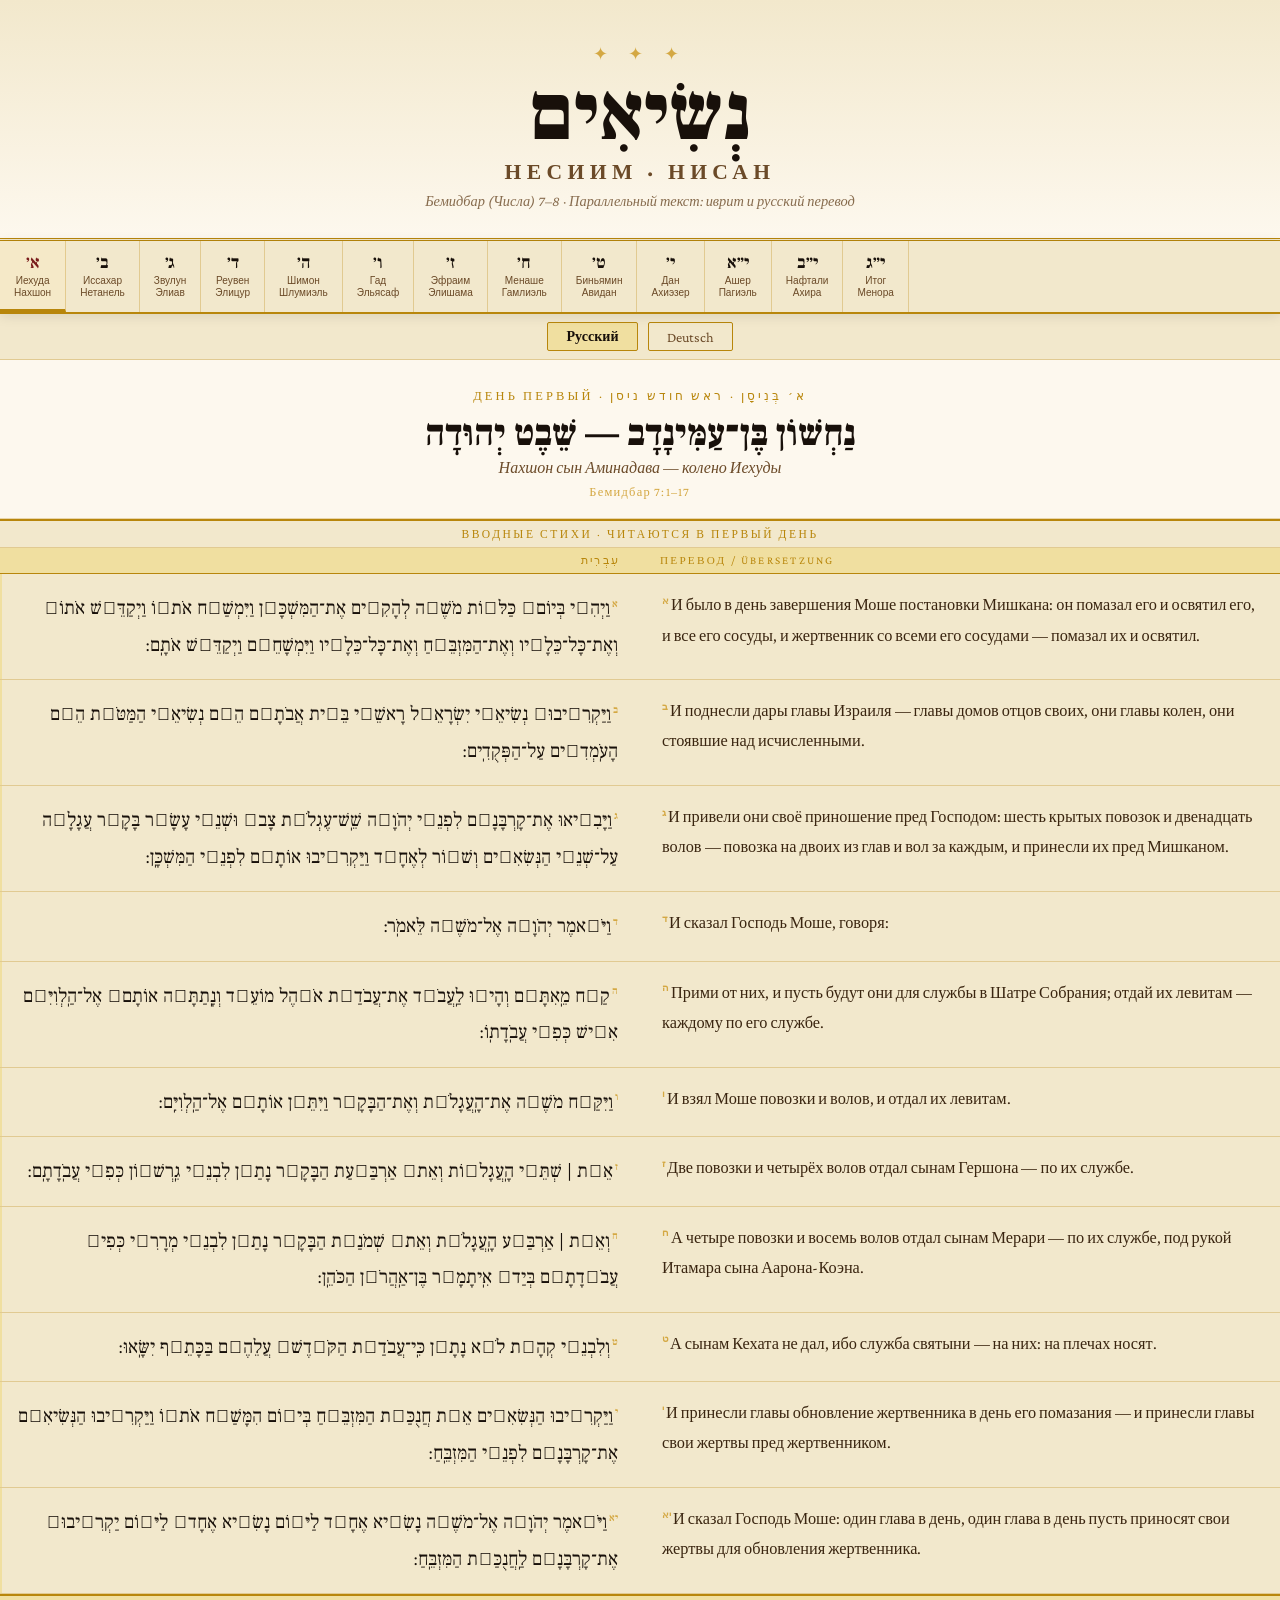
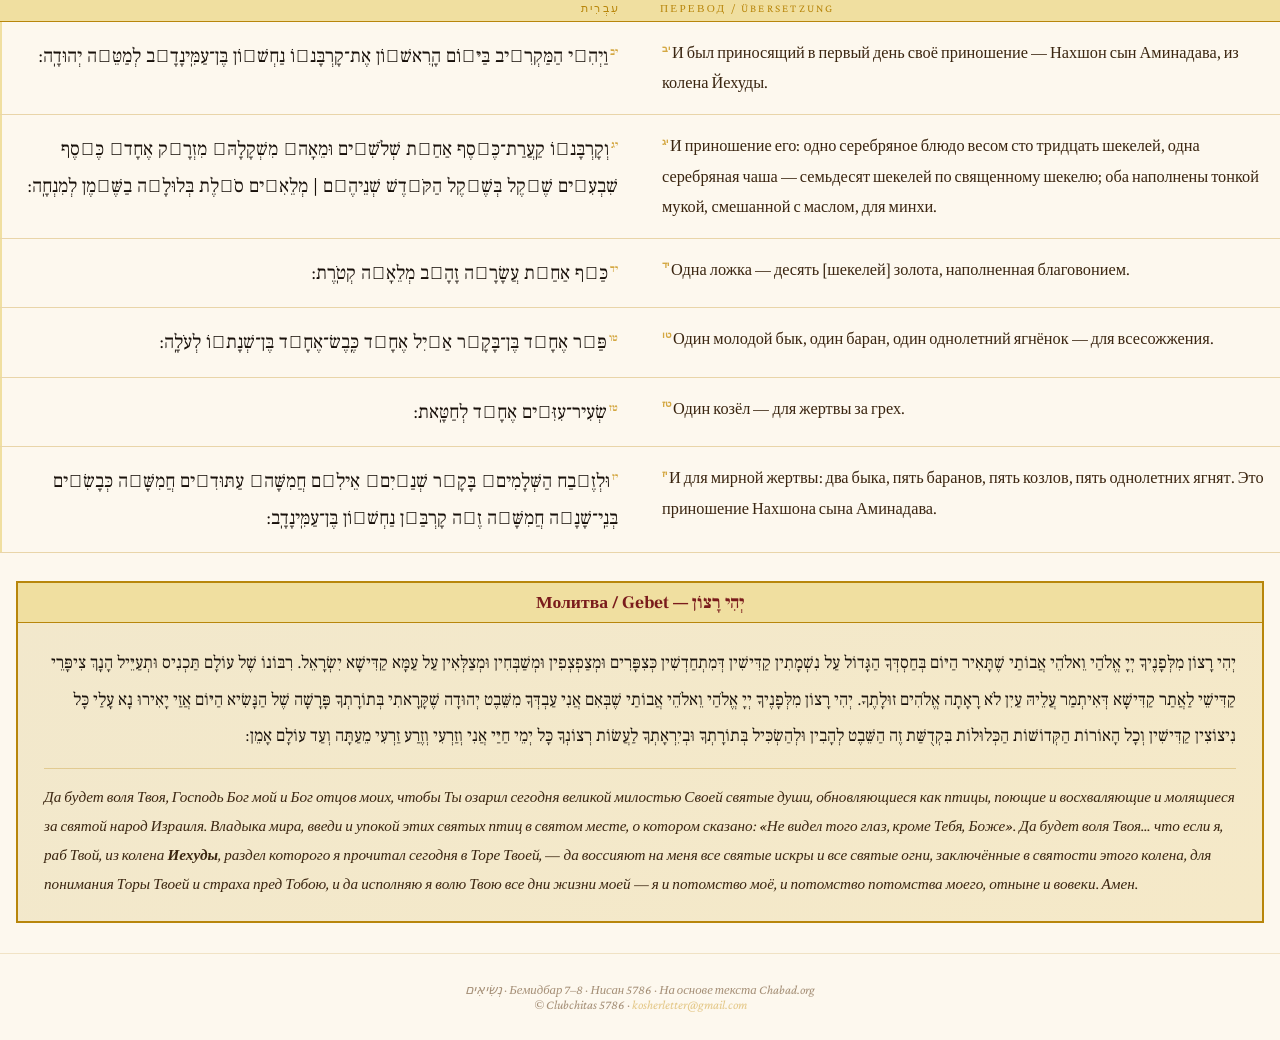
<file: nesiim-1.html>
<!DOCTYPE html>
<html lang="he">
<head>
<meta charset="UTF-8">
<meta name="viewport" content="width=device-width, initial-scale=1.0">
<title>נְשִׂיאִים — Несиим · Нисан</title>
<link href="https://fonts.googleapis.com/css2?family=Frank+Ruhl+Libre:wght@400;700;900&family=Crimson+Pro:ital,wght@0,400;0,600;1,400&display=swap" rel="stylesheet">
<style>
:root{--gold:#b8860b;--gold-l:#d4a843;--gold-ll:#f0dfa0;--parchment:#fdf8ee;--parchment-d:#f2e8cc;--ink:#18100a;--ink-mid:#3a2510;--ink-soft:#6b4a28;--red:#7a1c1c;--border:rgba(184,134,11,.3)}
*{margin:0;padding:0;box-sizing:border-box}
body{background:var(--parchment);color:var(--ink);font-family:'Crimson Pro',Georgia,serif;min-height:100vh}
header{text-align:center;padding:44px 24px 28px;background:linear-gradient(180deg,var(--parchment-d),var(--parchment));border-bottom:3px double var(--gold)}
.orn{font-size:1.1rem;color:var(--gold-l);letter-spacing:.5em;display:block;margin-bottom:10px}
h1.he{font-family:'Frank Ruhl Libre',serif;font-size:clamp(2.8rem,7vw,5rem);font-weight:900;color:var(--ink);line-height:1;direction:rtl}
h1.ru{font-family:'Crimson Pro',serif;font-size:clamp(1rem,2.5vw,1.35rem);color:var(--ink-soft);letter-spacing:.25em;text-transform:uppercase;direction:ltr;margin-top:6px}
.sub{font-size:.9rem;color:var(--ink-soft);direction:ltr;font-style:italic;margin-top:8px;opacity:.8}
.nav-wrap{position:sticky;top:0;z-index:200;background:var(--parchment-d);border-bottom:2px solid var(--gold);box-shadow:0 2px 12px rgba(0,0,0,.1)}
.nav-inner{display:flex;overflow-x:auto;scrollbar-width:none}
.nav-inner::-webkit-scrollbar{display:none}
.nb{flex-shrink:0;border:none;border-right:1px solid var(--border);background:none;cursor:pointer;padding:10px 14px;display:flex;flex-direction:column;align-items:center;gap:1px;min-width:58px;transition:background .18s}
.nb:hover{background:#f5e9c8}.nb.on{background:#f5e9c8;border-bottom:3px solid var(--gold)}
.nb .n{font-family:'Frank Ruhl Libre',serif;font-size:1.1rem;font-weight:700;color:var(--ink)}
.nb.on .n{color:var(--red)}
.nb .t{font-size:.63rem;color:var(--ink-soft);text-align:center;line-height:1.2}
.lang-bar{display:flex;justify-content:center;gap:10px;padding:8px;background:var(--parchment-d);border-bottom:1px solid var(--border)}
.lbtn{border:1px solid var(--gold);background:none;cursor:pointer;padding:5px 18px;font-size:.88rem;color:var(--ink-soft);border-radius:2px;font-family:'Crimson Pro',serif;transition:all .18s}
.lbtn:hover,.lbtn.on{background:var(--gold-ll);color:var(--ink);font-weight:600}
.day{display:none;animation:fi .35s ease}.day.on{display:block}
@keyframes fi{from{opacity:0;transform:translateY(5px)}to{opacity:1;transform:translateY(0)}}
.day-head{text-align:center;padding:28px 20px 18px;border-bottom:1px solid var(--border)}
.dlabel{font-size:.78rem;letter-spacing:.25em;text-transform:uppercase;color:var(--gold);direction:ltr;margin-bottom:8px}
.dhe{font-family:'Frank Ruhl Libre',serif;font-size:clamp(1.4rem,3.5vw,2.3rem);font-weight:900;color:var(--ink);direction:rtl;line-height:1.2}
.dru{font-size:1rem;color:var(--ink-soft);direction:ltr;font-style:italic;margin-top:3px}
.ref{display:inline-block;margin-top:8px;font-size:.78rem;color:var(--gold-l);letter-spacing:.1em;direction:ltr}
.intro-band{background:var(--parchment-d);border-top:2px solid var(--gold);border-bottom:2px solid var(--gold)}
.intro-label{text-align:center;padding:7px;font-size:.72rem;letter-spacing:.22em;text-transform:uppercase;color:var(--gold);direction:ltr;border-bottom:1px solid var(--border)}
.col-h{display:grid;grid-template-columns:1fr 1fr;background:var(--gold-ll);border-bottom:1px solid var(--gold)}
.ch{padding:6px 20px;font-size:.7rem;letter-spacing:.2em;text-transform:uppercase;color:var(--gold)}
.ch:first-child{text-align:right;direction:rtl}.ch:last-child{text-align:left}
.vr{display:grid;grid-template-columns:1fr 1fr;border-bottom:1px solid var(--border)}
.vr:hover{background:rgba(184,134,11,.04)}
.hc{padding:16px 22px 16px 14px;direction:rtl;text-align:right;border-left:2px solid var(--gold-ll);font-family:'Frank Ruhl Libre',serif;font-size:clamp(1.05rem,2vw,1.2rem);line-height:1.9;color:var(--ink)}
.rc-wrap{display:block;min-width:0}.rc{padding:16px 14px 16px 22px;direction:ltr;text-align:left;font-size:clamp(.9rem,1.7vw,1.02rem);line-height:1.85;color:var(--ink-mid);box-sizing:border-box}
.vn{display:inline-block;font-size:.65rem;color:var(--gold-l);font-weight:700;vertical-align:super;margin-inline-end:2px}
.pw{margin:28px 16px 12px;border:2px solid var(--gold);background:linear-gradient(135deg,var(--parchment-d),#f5e9c8)}
.ptb{background:var(--gold-ll);border-bottom:1px solid var(--gold);padding:8px 20px;text-align:center;font-family:'Frank Ruhl Libre',serif;font-size:1.1rem;font-weight:700;color:var(--red);direction:rtl}
.pi{padding:22px 26px}
.phe{font-family:'Frank Ruhl Libre',serif;font-size:1.08rem;line-height:2.1;color:var(--ink);direction:rtl}
.pru{font-size:.95rem;line-height:1.9;color:var(--ink-mid);direction:ltr;margin-top:14px;padding-top:14px;border-top:1px solid var(--border);font-style:italic}
.note13{text-align:center;padding:18px 20px 10px;font-style:italic;color:var(--ink-soft);font-size:.92rem;border-top:1px dashed var(--border);margin-top:10px}
footer{text-align:center;padding:28px 20px;font-size:.8rem;color:var(--ink-soft);opacity:.6;direction:ltr;font-style:italic;border-top:1px solid var(--border);margin-top:30px}
@media(max-width:580px){.vr,.col-h{grid-template-columns:1fr}.hc{border-left:none;border-bottom:1px solid var(--gold-ll)}.ch:last-child{display:none}.pi{padding:16px}}
</style>
</head>
<body>
<header>
  <span class="orn">✦ ✦ ✦</span>
  <h1 class="he">נְשִׂיאִים</h1>
  <h1 class="ru" data-lang="ru">Несиим · Нисан</h1>
  <h1 class="ru" data-lang="de" style="display:none">Nesiim · Nissan</h1>
  <p class="sub" data-lang="ru">Бемидбар (Числа) 7–8 · Параллельный текст: иврит и русский перевод</p>
  <p class="sub" data-lang="de" style="display:none">Bamidbar (Numeri) 7–8 · Paralleltext: Hebräisch und Deutsch</p>
</header>
<nav class="nav-wrap"><div class="nav-inner"><button class="nb  on" onclick="show(1)"><span class="n">א׳</span><span class="t" data-lang="ru">Иехуда<br>Нахшон</span><span class="t" data-lang="de" style="display:none">Juda<br>Nachschon</span></button><button class="nb" onclick="show(2)"><span class="n">ב׳</span><span class="t" data-lang="ru">Иссахар<br>Нетанель</span><span class="t" data-lang="de" style="display:none">Issachar<br>Netanel</span></button><button class="nb" onclick="show(3)"><span class="n">ג׳</span><span class="t" data-lang="ru">Звулун<br>Элиав</span><span class="t" data-lang="de" style="display:none">Sebulon<br>Eliav</span></button><button class="nb" onclick="show(4)"><span class="n">ד׳</span><span class="t" data-lang="ru">Реувен<br>Элицур</span><span class="t" data-lang="de" style="display:none">Ruben<br>Elitzur</span></button><button class="nb" onclick="show(5)"><span class="n">ה׳</span><span class="t" data-lang="ru">Шимон<br>Шлумиэль</span><span class="t" data-lang="de" style="display:none">Schimeon<br>Schelumiel</span></button><button class="nb" onclick="show(6)"><span class="n">ו׳</span><span class="t" data-lang="ru">Гад<br>Эльясаф</span><span class="t" data-lang="de" style="display:none">Gad<br>Eljasaf</span></button><button class="nb" onclick="show(7)"><span class="n">ז׳</span><span class="t" data-lang="ru">Эфраим<br>Элишама</span><span class="t" data-lang="de" style="display:none">Efraim<br>Elischama</span></button><button class="nb" onclick="show(8)"><span class="n">ח׳</span><span class="t" data-lang="ru">Менаше<br>Гамлиэль</span><span class="t" data-lang="de" style="display:none">Menasche<br>Gamliel</span></button><button class="nb" onclick="show(9)"><span class="n">ט׳</span><span class="t" data-lang="ru">Биньямин<br>Авидан</span><span class="t" data-lang="de" style="display:none">Benjamin<br>Avidan</span></button><button class="nb" onclick="show(10)"><span class="n">י׳</span><span class="t" data-lang="ru">Дан<br>Ахиэзер</span><span class="t" data-lang="de" style="display:none">Dan<br>Achiʿeser</span></button><button class="nb" onclick="show(11)"><span class="n">י״א</span><span class="t" data-lang="ru">Ашер<br>Пагиэль</span><span class="t" data-lang="de" style="display:none">Ascher<br>Pagʿiel</span></button><button class="nb" onclick="show(12)"><span class="n">י״ב</span><span class="t" data-lang="ru">Нафтали<br>Ахира</span><span class="t" data-lang="de" style="display:none">Naftali<br>Achira</span></button><button class="nb" onclick="show(13)"><span class="n">י״ג</span><span class="t" data-lang="ru">Итог<br>Менора</span><span class="t" data-lang="de" style="display:none">Gesamt<br>Menora</span></button></div></nav>
<div class="lang-bar"><button class="lbtn on" data-lang="ru" onclick="setLang('ru')">Русский</button><button class="lbtn" data-lang="de" onclick="setLang('de')">Deutsch</button></div>
<div class="day on" id="d1">
 <div class="day-head">
  <div class="dlabel">День первый · א׳ בְּנִיסָן · ראש חודש ניסן</div>
  <div class="dhe">נַחְשׁוֹן בֶּן־עַמִּינָדָב — שֵׁבֶט יְהוּדָה</div>
  <div class="dru lang-ru" data-lang="ru">Нахшон сын Аминадава — колено Иехуды</div>
  <div class="dru lang-de" data-lang="de" style="display:none">Nachschon ben Aminadav — Stamm Juda</div>
  <span class="ref">Бемидбар 7:1–17</span>
 </div>
 <div class="intro-band">
  <div class="intro-label">Вводные стихи · читаются в первый день</div>
  <div class="col-h"><div class="ch">עִבְרִית</div><div class="ch">Перевод / Übersetzung</div></div>
<div class="vr"><div class="hc"><span class="vn">א</span>וַיְהִ֡י בְּיוֹם֩ כַּלּ֨וֹת מֹשֶׁ֜ה לְהָקִ֣ים אֶת־הַמִּשְׁכָּ֗ן וַיִּמְשַׁ֨ח אֹת֜וֹ וַיְקַדֵּ֤שׁ אֹתוֹ֙ וְאֶת־כָּל־כֵּלָ֔יו וְאֶת־הַמִּזְבֵּ֖חַ וְאֶת־כָּל־כֵּלָ֑יו וַיִּמְשָׁחֵ֖ם וַיְקַדֵּ֥שׁ אֹתָֽם:</div><div class="rc-wrap"><div class="rc lang-ru" data-lang="ru"><span class="vn">א</span>И было в день завершения Моше постановки Мишкана: он помазал его и освятил его, и все его сосуды, и жертвенник со всеми его сосудами — помазал их и освятил.</div><div class="rc lang-de" data-lang="de" style="display:none"><span class="vn">א</span>Und es war an dem Tag, als Mosche die Errichtung der Wohnstätte vollendete: er salbte und weihte sie, alle ihre Geräte und den Altar mit allen seinen Geräten — er salbte und weihte sie.</div></div></div>
<div class="vr"><div class="hc"><span class="vn">ב</span>וַיַּקְרִ֨יבוּ֙ נְשִׂיאֵ֣י יִשְׂרָאֵ֔ל רָאשֵׁ֖י בֵּ֣ית אֲבֹתָ֑ם הֵ֚ם נְשִׂיאֵ֣י הַמַּטֹּ֔ת הֵ֥ם הָעֹֽמְדִ֖ים עַל־הַפְּקֻדִֽים:</div><div class="rc-wrap"><div class="rc lang-ru" data-lang="ru"><span class="vn">ב</span>И поднесли дары главы Израиля — главы домов отцов своих, они главы колен, они стоявшие над исчисленными.</div><div class="rc lang-de" data-lang="de" style="display:none"><span class="vn">ב</span>Die Fürsten Israels, die Häupter ihrer Vaterhäuser — sie sind die Stammesführer, die die Zählung überwachten — brachten ihre Gabe dar.</div></div></div>
<div class="vr"><div class="hc"><span class="vn">ג</span>וַיָּבִ֨יאוּ אֶת־קָרְבָּנָ֜ם לִפְנֵ֣י יְהֹוָ֗ה שֵֽׁשׁ־עֶגְלֹ֥ת צָב֙ וּשְׁנֵ֣י עָשָׂ֣ר בָּקָ֔ר עֲגָלָ֛ה עַל־שְׁנֵ֥י הַנְּשִׂאִ֖ים וְשׁ֣וֹר לְאֶחָ֑ד וַיַּקְרִ֥יבוּ אוֹתָ֖ם לִפְנֵ֥י הַמִּשְׁכָּֽן:</div><div class="rc-wrap"><div class="rc lang-ru" data-lang="ru"><span class="vn">ג</span>И привели они своё приношение пред Господом: шесть крытых повозок и двенадцать волов — повозка на двоих из глав и вол за каждым, и принесли их пред Мишканом.</div><div class="rc lang-de" data-lang="de" style="display:none"><span class="vn">ג</span>Sie brachten ihre Opfergabe vor den Herrn: sechs bedeckte Wagen und zwölf Rinder — ein Wagen für je zwei Fürsten und ein Rind für jeden; und brachten sie vor die Wohnstätte.</div></div></div>
<div class="vr"><div class="hc"><span class="vn">ד</span>וַיֹּ֥אמֶר יְהֹוָ֖ה אֶל־מֹשֶׁ֥ה לֵּאמֹֽר:</div><div class="rc-wrap"><div class="rc lang-ru" data-lang="ru"><span class="vn">ד</span>И сказал Господь Моше, говоря:</div><div class="rc lang-de" data-lang="de" style="display:none"><span class="vn">ד</span>Da sprach der Herr zu Mosche:</div></div></div>
<div class="vr"><div class="hc"><span class="vn">ה</span>קַ֚ח מֵֽאִתָּ֔ם וְהָי֕וּ לַֽעֲבֹ֕ד אֶת־עֲבֹדַ֖ת אֹ֣הֶל מוֹעֵ֑ד וְנָֽתַתָּ֤ה אוֹתָם֙ אֶל־הַֽלְוִיִּ֔ם אִ֖ישׁ כְּפִ֥י עֲבֹֽדָתֽוֹ:</div><div class="rc-wrap"><div class="rc lang-ru" data-lang="ru"><span class="vn">ה</span>Прими от них, и пусть будут они для службы в Шатре Собрания; отдай их левитам — каждому по его службе.</div><div class="rc lang-de" data-lang="de" style="display:none"><span class="vn">ה</span>Nimm es von ihnen für den Dienst am Begegnungszelt; gib es den Lewiten — jedem nach seinem Dienst.</div></div></div>
<div class="vr"><div class="hc"><span class="vn">ו</span>וַיִּקַּ֣ח מֹשֶׁ֔ה אֶת־הָֽעֲגָלֹ֖ת וְאֶת־הַבָּקָ֑ר וַיִּתֵּ֥ן אוֹתָ֖ם אֶל־הַֽלְוִיִּֽם:</div><div class="rc-wrap"><div class="rc lang-ru" data-lang="ru"><span class="vn">ו</span>И взял Моше повозки и волов, и отдал их левитам.</div><div class="rc lang-de" data-lang="de" style="display:none"><span class="vn">ו</span>Mosche nahm die Wagen und die Rinder und gab sie den Lewiten.</div></div></div>
<div class="vr"><div class="hc"><span class="vn">ז</span>אֵ֣ת | שְׁתֵּ֣י הָֽעֲגָל֗וֹת וְאֵת֙ אַרְבַּ֣עַת הַבָּקָ֔ר נָתַ֖ן לִבְנֵ֣י גֵֽרְשׁ֑וֹן כְּפִ֖י עֲבֹֽדָתָֽם:</div><div class="rc-wrap"><div class="rc lang-ru" data-lang="ru"><span class="vn">ז</span>Две повозки и четырёх волов отдал сынам Гершона — по их службе.</div><div class="rc lang-de" data-lang="de" style="display:none"><span class="vn">ז</span>Zwei Wagen und vier Rinder gab er den Söhnen Gerschons, entsprechend ihrem Dienst.</div></div></div>
<div class="vr"><div class="hc"><span class="vn">ח</span>וְאֵ֣ת | אַרְבַּ֣ע הָֽעֲגָלֹ֗ת וְאֵת֙ שְׁמֹנַ֣ת הַבָּקָ֔ר נָתַ֖ן לִבְנֵ֣י מְרָרִ֑י כְּפִי֙ עֲבֹ֣דָתָ֔ם בְּיַד֙ אִֽיתָמָ֔ר בֶּן־אַֽהֲרֹ֖ן הַכֹּהֵֽן:</div><div class="rc-wrap"><div class="rc lang-ru" data-lang="ru"><span class="vn">ח</span>А четыре повозки и восемь волов отдал сынам Мерари — по их службе, под рукой Итамара сына Аарона-Коэна.</div><div class="rc lang-de" data-lang="de" style="display:none"><span class="vn">ח</span>Vier Wagen und acht Rinder den Söhnen Meraris, entsprechend ihrem Dienst, unter Leitung Itamars, des Sohnes Arons des Kohen.</div></div></div>
<div class="vr"><div class="hc"><span class="vn">ט</span>וְלִבְנֵ֥י קְהָ֖ת לֹ֣א נָתָ֑ן כִּֽי־עֲבֹדַ֤ת הַקֹּ֨דֶשׁ֙ עֲלֵהֶ֔ם בַּכָּתֵ֖ף יִשָּֽׂאוּ:</div><div class="rc-wrap"><div class="rc lang-ru" data-lang="ru"><span class="vn">ט</span>А сынам Кехата не дал, ибо служба святыни — на них: на плечах носят.</div><div class="rc lang-de" data-lang="de" style="display:none"><span class="vn">ט</span>Den Söhnen Kehats gab er nichts, denn der heilige Dienst obliegt ihnen — auf Schultern tragen sie.</div></div></div>
<div class="vr"><div class="hc"><span class="vn">י</span>וַיַּקְרִ֣יבוּ הַנְּשִׂאִ֗ים אֵ֚ת חֲנֻכַּ֣ת הַמִּזְבֵּ֔חַ בְּי֖וֹם הִמָּשַׁ֣ח אֹת֑וֹ וַיַּקְרִ֧יבוּ הַנְּשִׂיאִ֛ם אֶת־קָרְבָּנָ֖ם לִפְנֵ֥י הַמִּזְבֵּֽחַ:</div><div class="rc-wrap"><div class="rc lang-ru" data-lang="ru"><span class="vn">י</span>И принесли главы обновление жертвенника в день его помазания — и принесли главы свои жертвы пред жертвенником.</div><div class="rc lang-de" data-lang="de" style="display:none"><span class="vn">י</span>Die Fürsten brachten das Einweihungsopfer für den Altar am Tag seiner Salbung und brachten ihre Gabe vor dem Altar dar.</div></div></div>
<div class="vr"><div class="hc"><span class="vn">יא</span>וַיֹּ֥אמֶר יְהֹוָ֖ה אֶל־מֹשֶׁ֑ה נָשִׂ֨יא אֶחָ֜ד לַיּ֗וֹם נָשִׂ֤יא אֶחָד֙ לַיּ֔וֹם יַקְרִ֨יבוּ֙ אֶת־קָרְבָּנָ֔ם לַֽחֲנֻכַּ֖ת הַמִּזְבֵּֽחַ:</div><div class="rc-wrap"><div class="rc lang-ru" data-lang="ru"><span class="vn">יא</span>И сказал Господь Моше: один глава в день, один глава в день пусть приносят свои жертвы для обновления жертвенника.</div><div class="rc lang-de" data-lang="de" style="display:none"><span class="vn">יא</span>Der Herr sprach zu Mosche: Ein Fürst pro Tag, ein Fürst pro Tag sollen ihre Gabe zur Einweihung des Altars darbringen.</div></div></div>
</div>
 <div class="col-h"><div class="ch">עִבְרִית</div><div class="ch">Перевод / Übersetzung</div></div>
<div class="vr"><div class="hc"><span class="vn">יב</span>וַיְהִ֗י הַמַּקְרִ֛יב בַּיּ֥וֹם הָֽרִאשׁ֖וֹן אֶת־קָרְבָּנ֑וֹ נַחְשׁ֥וֹן בֶּן־עַמִּֽינָדָ֖ב לְמַטֵּ֥ה יְהוּדָֽה:</div><div class="rc-wrap"><div class="rc lang-ru" data-lang="ru"><span class="vn">יב</span>И был приносящий в первый день своё приношение — Нахшон сын Аминадава, из колена Йехуды.</div><div class="rc lang-de" data-lang="de" style="display:none"><span class="vn">יב</span>Derjenige, der am ersten Tag seine Opfergabe darbrachte, war Nachschon, Sohn des Aminadav, vom Stamm Juda.</div></div></div>
<div class="vr"><div class="hc"><span class="vn">יג</span>וְקָרְבָּנ֞וֹ קַֽעֲרַת־כֶּ֣סֶף אַחַ֗ת שְׁלֹשִׁ֣ים וּמֵאָה֘ מִשְׁקָלָהּ֒ מִזְרָ֤ק אֶחָד֙ כֶּ֔סֶף שִׁבְעִ֥ים שֶׁ֖קֶל בְּשֶׁ֣קֶל הַקֹּ֑דֶשׁ שְׁנֵיהֶ֣ם | מְלֵאִ֗ים סֹ֛לֶת בְּלוּלָ֥ה בַשֶּׁ֖מֶן לְמִנְחָֽה:</div><div class="rc-wrap"><div class="rc lang-ru" data-lang="ru"><span class="vn">יג</span>И приношение его: одно серебряное блюдо весом сто тридцать шекелей, одна серебряная чаша — семьдесят шекелей по священному шекелю; оба наполнены тонкой мукой, смешанной с маслом, для минхи.</div><div class="rc lang-de" data-lang="de" style="display:none"><span class="vn">יג</span>Seine Opfergabe: eine silberne Schale (130 Schekel) und eine silberne Schüssel (70 Schekel nach dem Heiligtumsmaß) — beide gefüllt mit feinem Mehl und Öl, als Speiseopfer.</div></div></div>
<div class="vr"><div class="hc"><span class="vn">יד</span>כַּ֥ף אַחַ֛ת עֲשָׂרָ֥ה זָהָ֖ב מְלֵאָ֥ה קְטֹֽרֶת:</div><div class="rc-wrap"><div class="rc lang-ru" data-lang="ru"><span class="vn">יד</span>Одна ложка — десять [шекелей] золота, наполненная благовонием.</div><div class="rc lang-de" data-lang="de" style="display:none"><span class="vn">יד</span>Ein goldener Löffel zu zehn Schekel, gefüllt mit Räucherwerk.</div></div></div>
<div class="vr"><div class="hc"><span class="vn">טו</span>פַּ֣ר אֶחָ֞ד בֶּן־בָּקָ֗ר אַ֧יִל אֶחָ֛ד כֶּֽבֶשׂ־אֶחָ֥ד בֶּן־שְׁנָת֖וֹ לְעֹלָֽה:</div><div class="rc-wrap"><div class="rc lang-ru" data-lang="ru"><span class="vn">טו</span>Один молодой бык, один баран, один однолетний ягнёнок — для всесожжения.</div><div class="rc lang-de" data-lang="de" style="display:none"><span class="vn">טו</span>Ein junger Stier, ein Widder, ein einjähriges Lamm — als Brandopfer.</div></div></div>
<div class="vr"><div class="hc"><span class="vn">טז</span>שְׂעִיר־עִזִּ֥ים אֶחָ֖ד לְחַטָּֽאת:</div><div class="rc-wrap"><div class="rc lang-ru" data-lang="ru"><span class="vn">טז</span>Один козёл — для жертвы за грех.</div><div class="rc lang-de" data-lang="de" style="display:none"><span class="vn">טז</span>Ein Ziegenbock — als Sündopfer.</div></div></div>
<div class="vr"><div class="hc"><span class="vn">יז</span>וּלְזֶ֣בַח הַשְּׁלָמִים֘ בָּקָ֣ר שְׁנַ֒יִם֒ אֵילִ֤ם חֲמִשָּׁה֙ עַתּוּדִ֣ים חֲמִשָּׁ֔ה כְּבָשִׂ֥ים בְּנֵֽי־שָׁנָ֖ה חֲמִשָּׁ֑ה זֶ֛ה קָרְבַּ֥ן נַחְשׁ֖וֹן בֶּן־עַמִּֽינָדָֽב:</div><div class="rc-wrap"><div class="rc lang-ru" data-lang="ru"><span class="vn">יז</span>И для мирной жертвы: два быка, пять баранов, пять козлов, пять однолетних ягнят. Это приношение Нахшона сына Аминадава.</div><div class="rc lang-de" data-lang="de" style="display:none"><span class="vn">יז</span>Als Friedensopfer: zwei Rinder, fünf Widder, fünf Böcke, fünf einjährige Lämmer. Dies ist die Opfergabe Nachschons, Sohnes des Aminadav.</div></div></div>

 <div class="pw">
  <div class="ptb">יְהִי רָצוֹן — Молитва / Gebet</div>
  <div class="pi">
    <div class="phe">יְהִי רָצוֹן מִלְּפָנֶיךָ יְיָ אֱלֹהַי וֵאלֹהֵי אֲבוֹתַי שֶׁתָּאִיר הַיּוֹם בְּחַסְדְּךָ הַגָּדוֹל עַל נִשְׁמָתִין קַדִּישִׁין דְּמִתְחַדְשִׁין כְּצִפָּרִים וּמְצַפְצְפִין וּמְשַׁבְּחִין וּמְצַלְּאִין עַל עַמָּא קַדִּישָׁא יִשְׂרָאֵל. רִבּוֹנוֹ שֶׁל עוֹלָם תַּכְנִיס וּתְעַיֵּיל הָנָךְ צִיפָּרֵי קַדִּישֵׁי לַאֲתַר קַדִּישָׁא דְּאִיתְמַר עֲלֵיהּ עַיִן לֹא רָאָתָה אֱלֹהִים זוּלָתֶךָ. יְהִי רָצוֹן מִלְּפָנֶיךָ יְיָ אֱלֹהַי וֵאלֹהֵי אֲבוֹתַי שֶׁבְּאִם אֲנִי עַבְדְּךָ מִשֵּׁבֶט יְהוּדָה שֶׁקָּרָאתִי בְּתוֹרָתְךָ פָּרָשָׁה שֶׁל הַנָּשִׂיא הַיּוֹם אֲזַי יָאִירוּ נָא עָלַי כָּל נִיצוֹצִין קַדִּישִׁין וְכָל הָאוֹרוֹת הַקְּדוֹשׁוֹת הַכְּלוּלוֹת בִּקְדֻשַּׁת זֶה הַשֵּׁבֶט לְהָבִין וּלְהַשְׂכִּיל בְּתוֹרָתְךָ וּבְיִרְאָתְךָ לַעֲשׂוֹת רְצוֹנְךָ כָּל יְמֵי חַיַּי אֲנִי וְזַרְעִי וְזֶרַע זַרְעִי מֵעַתָּה וְעַד עוֹלָם אָמֵן:</div>
    <div class="pru lang-ru" data-lang="ru">Да будет воля Твоя, Господь Бог мой и Бог отцов моих, чтобы Ты озарил сегодня великой милостью Своей святые души, обновляющиеся как птицы, поющие и восхваляющие и молящиеся за святой народ Израиля. Владыка мира, введи и упокой этих святых птиц в святом месте, о котором сказано: «Не видел того глаз, кроме Тебя, Боже». Да будет воля Твоя… что если я, раб Твой, из колена <b>Иехуды</b>, раздел которого я прочитал сегодня в Торе Твоей, — да воссияют на меня все святые искры и все святые огни, заключённые в святости этого колена, для понимания Торы Твоей и страха пред Тобою, и да исполняю я волю Твою все дни жизни моей — я и потомство моё, и потомство потомства моего, отныне и вовеки. Амен.</div>
    <div class="pru lang-de" data-lang="de" style="display:none">Es sei Dein Wille, Herr, mein Gott und Gott meiner Väter, dass Du heute in Deiner großen Gnade die heiligen Seelen erleuchtest, die sich wie Vögel erneuern, zwitschern, lobpreisen und für das heilige Volk Israel beten. Herr der Welt, führe diese heiligen Vögel an den heiligen Ort, von dem gesagt wird: »Kein Auge hat es gesehen außer Dir, o Gott.« Es sei Dein Wille… dass wenn ich, Dein Diener, aus dem Stamm <b>Juda</b> bin, dessen Abschnitt ich heute in Deiner Tora gelesen habe — alle heiligen Funken und heiligen Lichter, die in der Heiligkeit dieses Stammes enthalten sind, über mich leuchten mögen, um Deine Tora zu verstehen und Dich zu fürchten, Deinen Willen zu tun alle Tage meines Lebens, ich und meine Nachkommen von jetzt an und für immer. Amen.</div>
  </div>
</div>
</div><div class="day" id="d2">
 <div class="day-head">
  <div class="dlabel">День второй · ב׳ בְּנִיסָן</div>
  <div class="dhe">נְתַנְאֵל בֶּן־צוּעָר — שֵׁבֶט יִשָּׂשכָר</div>
  <div class="dru lang-ru" data-lang="ru">Нетанель сын Цуара — колено Иссахара</div>
  <div class="dru lang-de" data-lang="de" style="display:none">Netanel ben Zuʿar — Stamm Issachar</div>
  <span class="ref">Бемидбар 7:18–23</span>
 </div>
 <div class="col-h"><div class="ch">עִבְרִית</div><div class="ch">Перевод / Übersetzung</div></div>
<div class="vr"><div class="hc"><span class="vn">יח</span>בַּיּוֹם֙ הַשֵּׁנִ֔י הִקְרִ֖יב נְתַנְאֵ֣ל בֶּן־צוּעָ֑ר נְשִׂ֖יא יִשָּׂשכָֽר:</div><div class="rc-wrap"><div class="rc lang-ru" data-lang="ru"><span class="vn">יח</span>В день второй принёс Нетанель сын Цуара, глава Иссахара.</div><div class="rc lang-de" data-lang="de" style="display:none"><span class="vn">יח</span>Am zweiten Tag brachte Netanel ben Zuʿar, Fürst von Issachar, sein Opfer dar.</div></div></div>
<div class="vr"><div class="hc"><span class="vn">יט</span>קָרְבָּנ֞וֹ קַֽעֲרַת־כֶּ֣סֶף אַחַ֗ת שְׁלֹשִׁ֣ים וּמֵאָה֘ מִשְׁקָלָהּ֒ מִזְרָ֤ק אֶחָד֙ כֶּ֔סֶף שִׁבְעִ֥ים שֶׁ֖קֶל בְּשֶׁ֣קֶל הַקֹּ֑דֶשׁ שְׁנֵיהֶ֣ם | מְלֵאִ֗ים סֹ֛לֶת בְּלוּלָ֥ה בַשֶּׁ֖מֶן לְמִנְחָֽה:</div><div class="rc-wrap"><div class="rc lang-ru" data-lang="ru"><span class="vn">יט</span>Приношение его: одно серебряное блюдо весом сто тридцать шекелей, одна серебряная чаша — семьдесят шекелей по священному шекелю; оба наполнены тонкой мукой, смешанной с маслом, для минхи.</div><div class="rc lang-de" data-lang="de" style="display:none"><span class="vn">יט</span>Seine Opfergabe: eine silberne Schale (130 Schekel) und eine silberne Schüssel (70 Schekel nach dem Heiligtumsmaß) — beide gefüllt mit feinem Mehl und Öl, als Speiseopfer.</div></div></div>
<div class="vr"><div class="hc"><span class="vn">כ</span>כַּ֥ף אַחַ֛ת עֲשָׂרָ֥ה זָהָ֖ב מְלֵאָ֥ה קְטֹֽרֶת:</div><div class="rc-wrap"><div class="rc lang-ru" data-lang="ru"><span class="vn">כ</span>Одна ложка — десять [шекелей] золота, наполненная благовонием.</div><div class="rc lang-de" data-lang="de" style="display:none"><span class="vn">כ</span>Ein goldener Löffel zu zehn Schekel, gefüllt mit Räucherwerk.</div></div></div>
<div class="vr"><div class="hc"><span class="vn">כא</span>פַּ֣ר אֶחָ֞ד בֶּן־בָּקָ֗ר אַ֧יִל אֶחָ֛ד כֶּֽבֶשׂ־אֶחָ֥ד בֶּן־שְׁנָת֖וֹ לְעֹלָֽה:</div><div class="rc-wrap"><div class="rc lang-ru" data-lang="ru"><span class="vn">כא</span>Один молодой бык, один баран, один однолетний ягнёнок — для всесожжения.</div><div class="rc lang-de" data-lang="de" style="display:none"><span class="vn">כא</span>Ein junger Stier, ein Widder, ein einjähriges Lamm — als Brandopfer.</div></div></div>
<div class="vr"><div class="hc"><span class="vn">כב</span>שְׂעִיר־עִזִּ֥ים אֶחָ֖ד לְחַטָּֽאת:</div><div class="rc-wrap"><div class="rc lang-ru" data-lang="ru"><span class="vn">כב</span>Один козёл — для жертвы за грех.</div><div class="rc lang-de" data-lang="de" style="display:none"><span class="vn">כב</span>Ein Ziegenbock — als Sündopfer.</div></div></div>
<div class="vr"><div class="hc"><span class="vn">כג</span>וּלְזֶ֣בַח הַשְּׁלָמִים֘ בָּקָ֣ר שְׁנַ֒יִם֒ אֵילִ֤ם חֲמִשָּׁה֙ עַתֻּדִ֣ים חֲמִשָּׁ֔ה כְּבָשִׂ֥ים בְּנֵֽי־שָׁנָ֖ה חֲמִשָּׁ֑ה זֶ֛ה קָרְבַּ֥ן נְתַנְאֵל בֶּן־צוּעָר:</div><div class="rc-wrap"><div class="rc lang-ru" data-lang="ru"><span class="vn">כג</span>И для мирной жертвы: два быка, пять баранов, пять козлов, пять однолетних ягнят. Это приношение Нетанель сын Цуара.</div><div class="rc lang-de" data-lang="de" style="display:none"><span class="vn">כג</span>Als Friedensopfer: zwei Rinder, fünf Widder, fünf Böcke, fünf einjährige Lämmer. Dies ist die Opfergabe Netanel ben Zuʿar.</div></div></div>

 <div class="pw">
  <div class="ptb">יְהִי רָצוֹן — Молитва / Gebet</div>
  <div class="pi">
    <div class="phe">יְהִי רָצוֹן מִלְּפָנֶיךָ יְיָ אֱלֹהַי וֵאלֹהֵי אֲבוֹתַי שֶׁתָּאִיר הַיּוֹם בְּחַסְדְּךָ הַגָּדוֹל עַל נִשְׁמָתִין קַדִּישִׁין דְּמִתְחַדְשִׁין כְּצִפָּרִים וּמְצַפְצְפִין וּמְשַׁבְּחִין וּמְצַלְּאִין עַל עַמָּא קַדִּישָׁא יִשְׂרָאֵל. רִבּוֹנוֹ שֶׁל עוֹלָם תַּכְנִיס וּתְעַיֵּיל הָנָךְ צִיפָּרֵי קַדִּישֵׁי לַאֲתַר קַדִּישָׁא דְּאִיתְמַר עֲלֵיהּ עַיִן לֹא רָאָתָה אֱלֹהִים זוּלָתֶךָ. יְהִי רָצוֹן מִלְּפָנֶיךָ יְיָ אֱלֹהַי וֵאלֹהֵי אֲבוֹתַי שֶׁבְּאִם אֲנִי עַבְדְּךָ מִשֵּׁבֶט יִשָּׂשכָר שֶׁקָּרָאתִי בְּתוֹרָתְךָ פָּרָשָׁה שֶׁל הַנָּשִׂיא הַיּוֹם אֲזַי יָאִירוּ נָא עָלַי כָּל נִיצוֹצִין קַדִּישִׁין וְכָל הָאוֹרוֹת הַקְּדוֹשׁוֹת הַכְּלוּלוֹת בִּקְדֻשַּׁת זֶה הַשֵּׁבֶט לְהָבִין וּלְהַשְׂכִּיל בְּתוֹרָתְךָ וּבְיִרְאָתְךָ לַעֲשׂוֹת רְצוֹנְךָ כָּל יְמֵי חַיַּי אֲנִי וְזַרְעִי וְזֶרַע זַרְעִי מֵעַתָּה וְעַד עוֹלָם אָמֵן:</div>
    <div class="pru lang-ru" data-lang="ru">Да будет воля Твоя, Господь Бог мой и Бог отцов моих, чтобы Ты озарил сегодня великой милостью Своей святые души, обновляющиеся как птицы, поющие и восхваляющие и молящиеся за святой народ Израиля. Владыка мира, введи и упокой этих святых птиц в святом месте, о котором сказано: «Не видел того глаз, кроме Тебя, Боже». Да будет воля Твоя… что если я, раб Твой, из колена <b>Иссахара</b>, раздел которого я прочитал сегодня в Торе Твоей, — да воссияют на меня все святые искры и все святые огни, заключённые в святости этого колена, для понимания Торы Твоей и страха пред Тобою, и да исполняю я волю Твою все дни жизни моей — я и потомство моё, и потомство потомства моего, отныне и вовеки. Амен.</div>
    <div class="pru lang-de" data-lang="de" style="display:none">Es sei Dein Wille, Herr, mein Gott und Gott meiner Väter, dass Du heute in Deiner großen Gnade die heiligen Seelen erleuchtest, die sich wie Vögel erneuern, zwitschern, lobpreisen und für das heilige Volk Israel beten. Herr der Welt, führe diese heiligen Vögel an den heiligen Ort, von dem gesagt wird: »Kein Auge hat es gesehen außer Dir, o Gott.« Es sei Dein Wille… dass wenn ich, Dein Diener, aus dem Stamm <b>Issachar</b> bin, dessen Abschnitt ich heute in Deiner Tora gelesen habe — alle heiligen Funken und heiligen Lichter, die in der Heiligkeit dieses Stammes enthalten sind, über mich leuchten mögen, um Deine Tora zu verstehen und Dich zu fürchten, Deinen Willen zu tun alle Tage meines Lebens, ich und meine Nachkommen von jetzt an und für immer. Amen.</div>
  </div>
</div>
</div><div class="day" id="d3">
 <div class="day-head">
  <div class="dlabel">День третий · ג׳ בְּנִיסָן</div>
  <div class="dhe">אֱלִיאָב בֶּן־חֵלֹן — שֵׁבֶט זְבוּלֻן</div>
  <div class="dru lang-ru" data-lang="ru">Элиав сын Хелона — колено Звулуна</div>
  <div class="dru lang-de" data-lang="de" style="display:none">Eliav ben Chelon — Stamm Sebulon</div>
  <span class="ref">Бемидбар 7:24–29</span>
 </div>
 <div class="col-h"><div class="ch">עִבְרִית</div><div class="ch">Перевод / Übersetzung</div></div>
<div class="vr"><div class="hc"><span class="vn">כד</span>בַּיּוֹם֙ הַשְּׁלִישִׁ֔י נָשִׂ֖יא לִבְנֵ֣י זְבוּלֻ֑ן אֱלִיאָ֖ב בֶּן־חֵלֹֽן:</div><div class="rc-wrap"><div class="rc lang-ru" data-lang="ru"><span class="vn">כד</span>В день третий — глава сынов Звулуна Элиав сын Хелона.</div><div class="rc lang-de" data-lang="de" style="display:none"><span class="vn">כד</span>Am dritten Tag: der Fürst der Söhne Sebulons, Eliav ben Chelon.</div></div></div>
<div class="vr"><div class="hc"><span class="vn">כה</span>קָרְבָּנ֞וֹ קַֽעֲרַת־כֶּ֣סֶף אַחַ֗ת שְׁלֹשִׁ֣ים וּמֵאָה֘ מִשְׁקָלָהּ֒ מִזְרָ֤ק אֶחָד֙ כֶּ֔סֶף שִׁבְעִ֥ים שֶׁ֖קֶל בְּשֶׁ֣קֶל הַקֹּ֑דֶשׁ שְׁנֵיהֶ֣ם | מְלֵאִ֗ים סֹ֛לֶת בְּלוּלָ֥ה בַשֶּׁ֖מֶן לְמִנְחָֽה:</div><div class="rc-wrap"><div class="rc lang-ru" data-lang="ru"><span class="vn">כה</span>Приношение его: одно серебряное блюдо весом сто тридцать шекелей, одна серебряная чаша — семьдесят шекелей по священному шекелю; оба наполнены тонкой мукой, смешанной с маслом, для минхи.</div><div class="rc lang-de" data-lang="de" style="display:none"><span class="vn">כה</span>Seine Opfergabe: eine silberne Schale (130 Schekel) und eine silberne Schüssel (70 Schekel nach dem Heiligtumsmaß) — beide gefüllt mit feinem Mehl und Öl, als Speiseopfer.</div></div></div>
<div class="vr"><div class="hc"><span class="vn">כו</span>כַּ֥ף אַחַ֛ת עֲשָׂרָ֥ה זָהָ֖ב מְלֵאָ֥ה קְטֹֽרֶת:</div><div class="rc-wrap"><div class="rc lang-ru" data-lang="ru"><span class="vn">כו</span>Одна ложка — десять [шекелей] золота, наполненная благовонием.</div><div class="rc lang-de" data-lang="de" style="display:none"><span class="vn">כו</span>Ein goldener Löffel zu zehn Schekel, gefüllt mit Räucherwerk.</div></div></div>
<div class="vr"><div class="hc"><span class="vn">כז</span>פַּ֣ר אֶחָ֞ד בֶּן־בָּקָ֗ר אַ֧יִל אֶחָ֛ד כֶּֽבֶשׂ־אֶחָ֥ד בֶּן־שְׁנָת֖וֹ לְעֹלָֽה:</div><div class="rc-wrap"><div class="rc lang-ru" data-lang="ru"><span class="vn">כז</span>Один молодой бык, один баран, один однолетний ягнёнок — для всесожжения.</div><div class="rc lang-de" data-lang="de" style="display:none"><span class="vn">כז</span>Ein junger Stier, ein Widder, ein einjähriges Lamm — als Brandopfer.</div></div></div>
<div class="vr"><div class="hc"><span class="vn">כח</span>שְׂעִיר־עִזִּ֥ים אֶחָ֖ד לְחַטָּֽאת:</div><div class="rc-wrap"><div class="rc lang-ru" data-lang="ru"><span class="vn">כח</span>Один козёл — для жертвы за грех.</div><div class="rc lang-de" data-lang="de" style="display:none"><span class="vn">כח</span>Ein Ziegenbock — als Sündopfer.</div></div></div>
<div class="vr"><div class="hc"><span class="vn">כט</span>וּלְזֶ֣בַח הַשְּׁלָמִים֘ בָּקָ֣ר שְׁנַ֒יִם֒ אֵילִ֤ם חֲמִשָּׁה֙ עַתֻּדִ֣ים חֲמִשָּׁ֔ה כְּבָשִׂ֥ים בְּנֵֽי־שָׁנָ֖ה חֲמִשָּׁ֑ה זֶ֛ה קָרְבַּ֥ן אֱלִיאָב בֶּן־חֵלֹן:</div><div class="rc-wrap"><div class="rc lang-ru" data-lang="ru"><span class="vn">כט</span>И для мирной жертвы: два быка, пять баранов, пять козлов, пять однолетних ягнят. Это приношение Элиав сын Хелона.</div><div class="rc lang-de" data-lang="de" style="display:none"><span class="vn">כט</span>Als Friedensopfer: zwei Rinder, fünf Widder, fünf Böcke, fünf einjährige Lämmer. Dies ist die Opfergabe Eliav ben Chelon.</div></div></div>

 <div class="pw">
  <div class="ptb">יְהִי רָצוֹן — Молитва / Gebet</div>
  <div class="pi">
    <div class="phe">יְהִי רָצוֹן מִלְּפָנֶיךָ יְיָ אֱלֹהַי וֵאלֹהֵי אֲבוֹתַי שֶׁתָּאִיר הַיּוֹם בְּחַסְדְּךָ הַגָּדוֹל עַל נִשְׁמָתִין קַדִּישִׁין דְּמִתְחַדְשִׁין כְּצִפָּרִים וּמְצַפְצְפִין וּמְשַׁבְּחִין וּמְצַלְּאִין עַל עַמָּא קַדִּישָׁא יִשְׂרָאֵל. רִבּוֹנוֹ שֶׁל עוֹלָם תַּכְנִיס וּתְעַיֵּיל הָנָךְ צִיפָּרֵי קַדִּישֵׁי לַאֲתַר קַדִּישָׁא דְּאִיתְמַר עֲלֵיהּ עַיִן לֹא רָאָתָה אֱלֹהִים זוּלָתֶךָ. יְהִי רָצוֹן מִלְּפָנֶיךָ יְיָ אֱלֹהַי וֵאלֹהֵי אֲבוֹתַי שֶׁבְּאִם אֲנִי עַבְדְּךָ מִשֵּׁבֶט זְבוּלֻן שֶׁקָּרָאתִי בְּתוֹרָתְךָ פָּרָשָׁה שֶׁל הַנָּשִׂיא הַיּוֹם אֲזַי יָאִירוּ נָא עָלַי כָּל נִיצוֹצִין קַדִּישִׁין וְכָל הָאוֹרוֹת הַקְּדוֹשׁוֹת הַכְּלוּלוֹת בִּקְדֻשַּׁת זֶה הַשֵּׁבֶט לְהָבִין וּלְהַשְׂכִּיל בְּתוֹרָתְךָ וּבְיִרְאָתְךָ לַעֲשׂוֹת רְצוֹנְךָ כָּל יְמֵי חַיַּי אֲנִי וְזַרְעִי וְזֶרַע זַרְעִי מֵעַתָּה וְעַד עוֹלָם אָמֵן:</div>
    <div class="pru lang-ru" data-lang="ru">Да будет воля Твоя, Господь Бог мой и Бог отцов моих, чтобы Ты озарил сегодня великой милостью Своей святые души, обновляющиеся как птицы, поющие и восхваляющие и молящиеся за святой народ Израиля. Владыка мира, введи и упокой этих святых птиц в святом месте, о котором сказано: «Не видел того глаз, кроме Тебя, Боже». Да будет воля Твоя… что если я, раб Твой, из колена <b>Звулуна</b>, раздел которого я прочитал сегодня в Торе Твоей, — да воссияют на меня все святые искры и все святые огни, заключённые в святости этого колена, для понимания Торы Твоей и страха пред Тобою, и да исполняю я волю Твою все дни жизни моей — я и потомство моё, и потомство потомства моего, отныне и вовеки. Амен.</div>
    <div class="pru lang-de" data-lang="de" style="display:none">Es sei Dein Wille, Herr, mein Gott und Gott meiner Väter, dass Du heute in Deiner großen Gnade die heiligen Seelen erleuchtest, die sich wie Vögel erneuern, zwitschern, lobpreisen und für das heilige Volk Israel beten. Herr der Welt, führe diese heiligen Vögel an den heiligen Ort, von dem gesagt wird: »Kein Auge hat es gesehen außer Dir, o Gott.« Es sei Dein Wille… dass wenn ich, Dein Diener, aus dem Stamm <b>Sebulon</b> bin, dessen Abschnitt ich heute in Deiner Tora gelesen habe — alle heiligen Funken und heiligen Lichter, die in der Heiligkeit dieses Stammes enthalten sind, über mich leuchten mögen, um Deine Tora zu verstehen und Dich zu fürchten, Deinen Willen zu tun alle Tage meines Lebens, ich und meine Nachkommen von jetzt an und für immer. Amen.</div>
  </div>
</div>
</div><div class="day" id="d4">
 <div class="day-head">
  <div class="dlabel">День четвёртый · ד׳ בְּנִיסָן</div>
  <div class="dhe">אֱלִיצוּר בֶּן־שְׁדֵיאוּר — שֵׁבֶט רְאוּבֵן</div>
  <div class="dru lang-ru" data-lang="ru">Элицур сын Шедейура — колено Реувена</div>
  <div class="dru lang-de" data-lang="de" style="display:none">Elitzur ben Schedeʿur — Stamm Ruben</div>
  <span class="ref">Бемидбар 7:30–35</span>
 </div>
 <div class="col-h"><div class="ch">עִבְרִית</div><div class="ch">Перевод / Übersetzung</div></div>
<div class="vr"><div class="hc"><span class="vn">ל</span>בַּיּוֹם֙ הָֽרְבִיעִ֔י נָשִׂ֖יא לִבְנֵ֣י רְאוּבֵ֑ן אֱלִיצ֖וּר בֶּן־שְׁדֵיאֽוּר:</div><div class="rc-wrap"><div class="rc lang-ru" data-lang="ru"><span class="vn">ל</span>В день четвёртый — глава сынов Реувена Элицур сын Шедейура.</div><div class="rc lang-de" data-lang="de" style="display:none"><span class="vn">ל</span>Am vierten Tag: der Fürst der Söhne Rubens, Elitzur ben Schedeʿur.</div></div></div>
<div class="vr"><div class="hc"><span class="vn">לא</span>קָרְבָּנ֞וֹ קַֽעֲרַת־כֶּ֣סֶף אַחַ֗ת שְׁלֹשִׁ֣ים וּמֵאָה֘ מִשְׁקָלָהּ֒ מִזְרָ֤ק אֶחָד֙ כֶּ֔סֶף שִׁבְעִ֥ים שֶׁ֖קֶל בְּשֶׁ֣קֶל הַקֹּ֑דֶשׁ שְׁנֵיהֶ֣ם | מְלֵאִ֗ים סֹ֛לֶת בְּלוּלָ֥ה בַשֶּׁ֖מֶן לְמִנְחָֽה:</div><div class="rc-wrap"><div class="rc lang-ru" data-lang="ru"><span class="vn">לא</span>Приношение его: одно серебряное блюдо весом сто тридцать шекелей, одна серебряная чаша — семьдесят шекелей по священному шекелю; оба наполнены тонкой мукой, смешанной с маслом, для минхи.</div><div class="rc lang-de" data-lang="de" style="display:none"><span class="vn">לא</span>Seine Opfergabe: eine silberne Schale (130 Schekel) und eine silberne Schüssel (70 Schekel nach dem Heiligtumsmaß) — beide gefüllt mit feinem Mehl und Öl, als Speiseopfer.</div></div></div>
<div class="vr"><div class="hc"><span class="vn">לב</span>כַּ֥ף אַחַ֛ת עֲשָׂרָ֥ה זָהָ֖ב מְלֵאָ֥ה קְטֹֽרֶת:</div><div class="rc-wrap"><div class="rc lang-ru" data-lang="ru"><span class="vn">לב</span>Одна ложка — десять [шекелей] золота, наполненная благовонием.</div><div class="rc lang-de" data-lang="de" style="display:none"><span class="vn">לב</span>Ein goldener Löffel zu zehn Schekel, gefüllt mit Räucherwerk.</div></div></div>
<div class="vr"><div class="hc"><span class="vn">לג</span>פַּ֣ר אֶחָ֞ד בֶּן־בָּקָ֗ר אַ֧יִל אֶחָ֛ד כֶּֽבֶשׂ־אֶחָ֥ד בֶּן־שְׁנָת֖וֹ לְעֹלָֽה:</div><div class="rc-wrap"><div class="rc lang-ru" data-lang="ru"><span class="vn">לג</span>Один молодой бык, один баран, один однолетний ягнёнок — для всесожжения.</div><div class="rc lang-de" data-lang="de" style="display:none"><span class="vn">לג</span>Ein junger Stier, ein Widder, ein einjähriges Lamm — als Brandopfer.</div></div></div>
<div class="vr"><div class="hc"><span class="vn">לד</span>שְׂעִיר־עִזִּ֥ים אֶחָ֖ד לְחַטָּֽאת:</div><div class="rc-wrap"><div class="rc lang-ru" data-lang="ru"><span class="vn">לד</span>Один козёл — для жертвы за грех.</div><div class="rc lang-de" data-lang="de" style="display:none"><span class="vn">לד</span>Ein Ziegenbock — als Sündopfer.</div></div></div>
<div class="vr"><div class="hc"><span class="vn">לה</span>וּלְזֶ֣בַח הַשְּׁלָמִים֘ בָּקָ֣ר שְׁנַ֒יִם֒ אֵילִ֤ם חֲמִשָּׁה֙ עַתֻּדִ֣ים חֲמִשָּׁ֔ה כְּבָשִׂ֥ים בְּנֵֽי־שָׁנָ֖ה חֲמִשָּׁ֑ה זֶ֛ה קָרְבַּ֥ן אֱלִיצוּר בֶּן־שְׁדֵיאוּר:</div><div class="rc-wrap"><div class="rc lang-ru" data-lang="ru"><span class="vn">לה</span>И для мирной жертвы: два быка, пять баранов, пять козлов, пять однолетних ягнят. Это приношение Элицур сын Шедейура.</div><div class="rc lang-de" data-lang="de" style="display:none"><span class="vn">לה</span>Als Friedensopfer: zwei Rinder, fünf Widder, fünf Böcke, fünf einjährige Lämmer. Dies ist die Opfergabe Elitzur ben Schedeʿur.</div></div></div>

 <div class="pw">
  <div class="ptb">יְהִי רָצוֹן — Молитва / Gebet</div>
  <div class="pi">
    <div class="phe">יְהִי רָצוֹן מִלְּפָנֶיךָ יְיָ אֱלֹהַי וֵאלֹהֵי אֲבוֹתַי שֶׁתָּאִיר הַיּוֹם בְּחַסְדְּךָ הַגָּדוֹל עַל נִשְׁמָתִין קַדִּישִׁין דְּמִתְחַדְשִׁין כְּצִפָּרִים וּמְצַפְצְפִין וּמְשַׁבְּחִין וּמְצַלְּאִין עַל עַמָּא קַדִּישָׁא יִשְׂרָאֵל. רִבּוֹנוֹ שֶׁל עוֹלָם תַּכְנִיס וּתְעַיֵּיל הָנָךְ צִיפָּרֵי קַדִּישֵׁי לַאֲתַר קַדִּישָׁא דְּאִיתְמַר עֲלֵיהּ עַיִן לֹא רָאָתָה אֱלֹהִים זוּלָתֶךָ. יְהִי רָצוֹן מִלְּפָנֶיךָ יְיָ אֱלֹהַי וֵאלֹהֵי אֲבוֹתַי שֶׁבְּאִם אֲנִי עַבְדְּךָ מִשֵּׁבֶט רְאוּבֵן שֶׁקָּרָאתִי בְּתוֹרָתְךָ פָּרָשָׁה שֶׁל הַנָּשִׂיא הַיּוֹם אֲזַי יָאִירוּ נָא עָלַי כָּל נִיצוֹצִין קַדִּישִׁין וְכָל הָאוֹרוֹת הַקְּדוֹשׁוֹת הַכְּלוּלוֹת בִּקְדֻשַּׁת זֶה הַשֵּׁבֶט לְהָבִין וּלְהַשְׂכִּיל בְּתוֹרָתְךָ וּבְיִרְאָתְךָ לַעֲשׂוֹת רְצוֹנְךָ כָּל יְמֵי חַיַּי אֲנִי וְזַרְעִי וְזֶרַע זַרְעִי מֵעַתָּה וְעַד עוֹלָם אָמֵן:</div>
    <div class="pru lang-ru" data-lang="ru">Да будет воля Твоя, Господь Бог мой и Бог отцов моих, чтобы Ты озарил сегодня великой милостью Своей святые души, обновляющиеся как птицы, поющие и восхваляющие и молящиеся за святой народ Израиля. Владыка мира, введи и упокой этих святых птиц в святом месте, о котором сказано: «Не видел того глаз, кроме Тебя, Боже». Да будет воля Твоя… что если я, раб Твой, из колена <b>Реувена</b>, раздел которого я прочитал сегодня в Торе Твоей, — да воссияют на меня все святые искры и все святые огни, заключённые в святости этого колена, для понимания Торы Твоей и страха пред Тобою, и да исполняю я волю Твою все дни жизни моей — я и потомство моё, и потомство потомства моего, отныне и вовеки. Амен.</div>
    <div class="pru lang-de" data-lang="de" style="display:none">Es sei Dein Wille, Herr, mein Gott und Gott meiner Väter, dass Du heute in Deiner großen Gnade die heiligen Seelen erleuchtest, die sich wie Vögel erneuern, zwitschern, lobpreisen und für das heilige Volk Israel beten. Herr der Welt, führe diese heiligen Vögel an den heiligen Ort, von dem gesagt wird: »Kein Auge hat es gesehen außer Dir, o Gott.« Es sei Dein Wille… dass wenn ich, Dein Diener, aus dem Stamm <b>Ruben</b> bin, dessen Abschnitt ich heute in Deiner Tora gelesen habe — alle heiligen Funken und heiligen Lichter, die in der Heiligkeit dieses Stammes enthalten sind, über mich leuchten mögen, um Deine Tora zu verstehen und Dich zu fürchten, Deinen Willen zu tun alle Tage meines Lebens, ich und meine Nachkommen von jetzt an und für immer. Amen.</div>
  </div>
</div>
</div><div class="day" id="d5">
 <div class="day-head">
  <div class="dlabel">День пятый · ה׳ בְּנִיסָן</div>
  <div class="dhe">שְׁלֻמִיאֵל בֶּן־צוּרִישַׁדַּי — שֵׁבֶט שִׁמְעוֹן</div>
  <div class="dru lang-ru" data-lang="ru">Шлумиэль сын Цуришадая — колено Шимона</div>
  <div class="dru lang-de" data-lang="de" style="display:none">Schelumiel ben Zurishadai — Stamm Schimeon</div>
  <span class="ref">Бемидбар 7:36–41</span>
 </div>
 <div class="col-h"><div class="ch">עִבְרִית</div><div class="ch">Перевод / Übersetzung</div></div>
<div class="vr"><div class="hc"><span class="vn">לו</span>בַּיּוֹם֙ הַֽחֲמִישִׁ֔י נָשִׂ֖יא לִבְנֵ֣י שִׁמְע֑וֹן שְׁלֻֽמִיאֵ֖ל בֶּן־צוּרִֽישַׁדָּֽי:</div><div class="rc-wrap"><div class="rc lang-ru" data-lang="ru"><span class="vn">לו</span>В день пятый — глава сынов Шимона Шлумиэль сын Цуришадая.</div><div class="rc lang-de" data-lang="de" style="display:none"><span class="vn">לו</span>Am fünften Tag: der Fürst der Söhne Schimeons, Schelumiel ben Zurishadai.</div></div></div>
<div class="vr"><div class="hc"><span class="vn">לז</span>קָרְבָּנ֞וֹ קַֽעֲרַת־כֶּ֣סֶף אַחַ֗ת שְׁלֹשִׁ֣ים וּמֵאָה֘ מִשְׁקָלָהּ֒ מִזְרָ֤ק אֶחָד֙ כֶּ֔סֶף שִׁבְעִ֥ים שֶׁ֖קֶל בְּשֶׁ֣קֶל הַקֹּ֑דֶשׁ שְׁנֵיהֶ֣ם | מְלֵאִ֗ים סֹ֛לֶת בְּלוּלָ֥ה בַשֶּׁ֖מֶן לְמִנְחָֽה:</div><div class="rc-wrap"><div class="rc lang-ru" data-lang="ru"><span class="vn">לז</span>Приношение его: одно серебряное блюдо весом сто тридцать шекелей, одна серебряная чаша — семьдесят шекелей по священному шекелю; оба наполнены тонкой мукой, смешанной с маслом, для минхи.</div><div class="rc lang-de" data-lang="de" style="display:none"><span class="vn">לז</span>Seine Opfergabe: eine silberne Schale (130 Schekel) und eine silberne Schüssel (70 Schekel nach dem Heiligtumsmaß) — beide gefüllt mit feinem Mehl und Öl, als Speiseopfer.</div></div></div>
<div class="vr"><div class="hc"><span class="vn">לח</span>כַּ֥ף אַחַ֛ת עֲשָׂרָ֥ה זָהָ֖ב מְלֵאָ֥ה קְטֹֽרֶת:</div><div class="rc-wrap"><div class="rc lang-ru" data-lang="ru"><span class="vn">לח</span>Одна ложка — десять [шекелей] золота, наполненная благовонием.</div><div class="rc lang-de" data-lang="de" style="display:none"><span class="vn">לח</span>Ein goldener Löffel zu zehn Schekel, gefüllt mit Räucherwerk.</div></div></div>
<div class="vr"><div class="hc"><span class="vn">לט</span>פַּ֣ר אֶחָ֞ד בֶּן־בָּקָ֗ר אַ֧יִל אֶחָ֛ד כֶּֽבֶשׂ־אֶחָ֥ד בֶּן־שְׁנָת֖וֹ לְעֹלָֽה:</div><div class="rc-wrap"><div class="rc lang-ru" data-lang="ru"><span class="vn">לט</span>Один молодой бык, один баран, один однолетний ягнёнок — для всесожжения.</div><div class="rc lang-de" data-lang="de" style="display:none"><span class="vn">לט</span>Ein junger Stier, ein Widder, ein einjähriges Lamm — als Brandopfer.</div></div></div>
<div class="vr"><div class="hc"><span class="vn">מ</span>שְׂעִיר־עִזִּ֥ים אֶחָ֖ד לְחַטָּֽאת:</div><div class="rc-wrap"><div class="rc lang-ru" data-lang="ru"><span class="vn">מ</span>Один козёл — для жертвы за грех.</div><div class="rc lang-de" data-lang="de" style="display:none"><span class="vn">מ</span>Ein Ziegenbock — als Sündopfer.</div></div></div>
<div class="vr"><div class="hc"><span class="vn">מא</span>וּלְזֶ֣בַח הַשְּׁלָמִים֘ בָּקָ֣ר שְׁנַ֒יִם֒ אֵילִ֤ם חֲמִשָּׁה֙ עַתֻּדִ֣ים חֲמִשָּׁ֔ה כְּבָשִׂ֥ים בְּנֵֽי־שָׁנָ֖ה חֲמִשָּׁ֑ה זֶ֛ה קָרְבַּ֥ן שְׁלֻמִיאֵל בֶּן־צוּרִישַׁדַּי:</div><div class="rc-wrap"><div class="rc lang-ru" data-lang="ru"><span class="vn">מא</span>И для мирной жертвы: два быка, пять баранов, пять козлов, пять однолетних ягнят. Это приношение Шлумиэль сын Цуришадая.</div><div class="rc lang-de" data-lang="de" style="display:none"><span class="vn">מא</span>Als Friedensopfer: zwei Rinder, fünf Widder, fünf Böcke, fünf einjährige Lämmer. Dies ist die Opfergabe Schelumiel ben Zurishadai.</div></div></div>

 <div class="pw">
  <div class="ptb">יְהִי רָצוֹן — Молитва / Gebet</div>
  <div class="pi">
    <div class="phe">יְהִי רָצוֹן מִלְּפָנֶיךָ יְיָ אֱלֹהַי וֵאלֹהֵי אֲבוֹתַי שֶׁתָּאִיר הַיּוֹם בְּחַסְדְּךָ הַגָּדוֹל עַל נִשְׁמָתִין קַדִּישִׁין דְּמִתְחַדְשִׁין כְּצִפָּרִים וּמְצַפְצְפִין וּמְשַׁבְּחִין וּמְצַלְּאִין עַל עַמָּא קַדִּישָׁא יִשְׂרָאֵל. רִבּוֹנוֹ שֶׁל עוֹלָם תַּכְנִיס וּתְעַיֵּיל הָנָךְ צִיפָּרֵי קַדִּישֵׁי לַאֲתַר קַדִּישָׁא דְּאִיתְמַר עֲלֵיהּ עַיִן לֹא רָאָתָה אֱלֹהִים זוּלָתֶךָ. יְהִי רָצוֹן מִלְּפָנֶיךָ יְיָ אֱלֹהַי וֵאלֹהֵי אֲבוֹתַי שֶׁבְּאִם אֲנִי עַבְדְּךָ מִשֵּׁבֶט שִׁמְעוֹן שֶׁקָּרָאתִי בְּתוֹרָתְךָ פָּרָשָׁה שֶׁל הַנָּשִׂיא הַיּוֹם אֲזַי יָאִירוּ נָא עָלַי כָּל נִיצוֹצִין קַדִּישִׁין וְכָל הָאוֹרוֹת הַקְּדוֹשׁוֹת הַכְּלוּלוֹת בִּקְדֻשַּׁת זֶה הַשֵּׁבֶט לְהָבִין וּלְהַשְׂכִּיל בְּתוֹרָתְךָ וּבְיִרְאָתְךָ לַעֲשׂוֹת רְצוֹנְךָ כָּל יְמֵי חַיַּי אֲנִי וְזַרְעִי וְזֶרַע זַרְעִי מֵעַתָּה וְעַד עוֹלָם אָמֵן:</div>
    <div class="pru lang-ru" data-lang="ru">Да будет воля Твоя, Господь Бог мой и Бог отцов моих, чтобы Ты озарил сегодня великой милостью Своей святые души, обновляющиеся как птицы, поющие и восхваляющие и молящиеся за святой народ Израиля. Владыка мира, введи и упокой этих святых птиц в святом месте, о котором сказано: «Не видел того глаз, кроме Тебя, Боже». Да будет воля Твоя… что если я, раб Твой, из колена <b>Шимона</b>, раздел которого я прочитал сегодня в Торе Твоей, — да воссияют на меня все святые искры и все святые огни, заключённые в святости этого колена, для понимания Торы Твоей и страха пред Тобою, и да исполняю я волю Твою все дни жизни моей — я и потомство моё, и потомство потомства моего, отныне и вовеки. Амен.</div>
    <div class="pru lang-de" data-lang="de" style="display:none">Es sei Dein Wille, Herr, mein Gott und Gott meiner Väter, dass Du heute in Deiner großen Gnade die heiligen Seelen erleuchtest, die sich wie Vögel erneuern, zwitschern, lobpreisen und für das heilige Volk Israel beten. Herr der Welt, führe diese heiligen Vögel an den heiligen Ort, von dem gesagt wird: »Kein Auge hat es gesehen außer Dir, o Gott.« Es sei Dein Wille… dass wenn ich, Dein Diener, aus dem Stamm <b>Schimeon</b> bin, dessen Abschnitt ich heute in Deiner Tora gelesen habe — alle heiligen Funken und heiligen Lichter, die in der Heiligkeit dieses Stammes enthalten sind, über mich leuchten mögen, um Deine Tora zu verstehen und Dich zu fürchten, Deinen Willen zu tun alle Tage meines Lebens, ich und meine Nachkommen von jetzt an und für immer. Amen.</div>
  </div>
</div>
</div><div class="day" id="d6">
 <div class="day-head">
  <div class="dlabel">День шестой · ו׳ בְּנִיסָן</div>
  <div class="dhe">אֶלְיָסָף בֶּן־דְּעוּאֵל — שֵׁבֶט גָּד</div>
  <div class="dru lang-ru" data-lang="ru">Эльясаф сын Деуэля — колено Гада</div>
  <div class="dru lang-de" data-lang="de" style="display:none">Eljasaf ben Deʿuel — Stamm Gad</div>
  <span class="ref">Бемидбар 7:42–47</span>
 </div>
 <div class="col-h"><div class="ch">עִבְרִית</div><div class="ch">Перевод / Übersetzung</div></div>
<div class="vr"><div class="hc"><span class="vn">מב</span>בַּיּוֹם֙ הַשִּׁשִּׁ֔י נָשִׂ֖יא לִבְנֵ֣י גָ֑ד אֶלְיָסָ֖ף בֶּן־דְּעוּאֵֽל:</div><div class="rc-wrap"><div class="rc lang-ru" data-lang="ru"><span class="vn">מב</span>В день шестой — глава сынов Гада Эльясаф сын Деуэля.</div><div class="rc lang-de" data-lang="de" style="display:none"><span class="vn">מב</span>Am sechsten Tag: der Fürst der Söhne Gads, Eljasaf ben Deʿuel.</div></div></div>
<div class="vr"><div class="hc"><span class="vn">מג</span>קָרְבָּנ֞וֹ קַֽעֲרַת־כֶּ֣סֶף אַחַ֗ת שְׁלֹשִׁ֣ים וּמֵאָה֘ מִשְׁקָלָהּ֒ מִזְרָ֤ק אֶחָד֙ כֶּ֔סֶף שִׁבְעִ֥ים שֶׁ֖קֶל בְּשֶׁ֣קֶל הַקֹּ֑דֶשׁ שְׁנֵיהֶ֣ם | מְלֵאִ֗ים סֹ֛לֶת בְּלוּלָ֥ה בַשֶּׁ֖מֶן לְמִנְחָֽה:</div><div class="rc-wrap"><div class="rc lang-ru" data-lang="ru"><span class="vn">מג</span>Приношение его: одно серебряное блюдо весом сто тридцать шекелей, одна серебряная чаша — семьдесят шекелей по священному шекелю; оба наполнены тонкой мукой, смешанной с маслом, для минхи.</div><div class="rc lang-de" data-lang="de" style="display:none"><span class="vn">מג</span>Seine Opfergabe: eine silberne Schale (130 Schekel) und eine silberne Schüssel (70 Schekel nach dem Heiligtumsmaß) — beide gefüllt mit feinem Mehl und Öl, als Speiseopfer.</div></div></div>
<div class="vr"><div class="hc"><span class="vn">מד</span>כַּ֥ף אַחַ֛ת עֲשָׂרָ֥ה זָהָ֖ב מְלֵאָ֥ה קְטֹֽרֶת:</div><div class="rc-wrap"><div class="rc lang-ru" data-lang="ru"><span class="vn">מד</span>Одна ложка — десять [шекелей] золота, наполненная благовонием.</div><div class="rc lang-de" data-lang="de" style="display:none"><span class="vn">מד</span>Ein goldener Löffel zu zehn Schekel, gefüllt mit Räucherwerk.</div></div></div>
<div class="vr"><div class="hc"><span class="vn">מה</span>פַּ֣ר אֶחָ֞ד בֶּן־בָּקָ֗ר אַ֧יִל אֶחָ֛ד כֶּֽבֶשׂ־אֶחָ֥ד בֶּן־שְׁנָת֖וֹ לְעֹלָֽה:</div><div class="rc-wrap"><div class="rc lang-ru" data-lang="ru"><span class="vn">מה</span>Один молодой бык, один баран, один однолетний ягнёнок — для всесожжения.</div><div class="rc lang-de" data-lang="de" style="display:none"><span class="vn">מה</span>Ein junger Stier, ein Widder, ein einjähriges Lamm — als Brandopfer.</div></div></div>
<div class="vr"><div class="hc"><span class="vn">מו</span>שְׂעִיר־עִזִּ֥ים אֶחָ֖ד לְחַטָּֽאת:</div><div class="rc-wrap"><div class="rc lang-ru" data-lang="ru"><span class="vn">מו</span>Один козёл — для жертвы за грех.</div><div class="rc lang-de" data-lang="de" style="display:none"><span class="vn">מו</span>Ein Ziegenbock — als Sündopfer.</div></div></div>
<div class="vr"><div class="hc"><span class="vn">מז</span>וּלְזֶ֣בַח הַשְּׁלָמִים֘ בָּקָ֣ר שְׁנַ֒יִם֒ אֵילִ֤ם חֲמִשָּׁה֙ עַתֻּדִ֣ים חֲמִשָּׁ֔ה כְּבָשִׂ֥ים בְּנֵֽי־שָׁנָ֖ה חֲמִשָּׁ֑ה זֶ֛ה קָרְבַּ֥ן אֶלְיָסָף בֶּן־דְּעוּאֵל:</div><div class="rc-wrap"><div class="rc lang-ru" data-lang="ru"><span class="vn">מז</span>И для мирной жертвы: два быка, пять баранов, пять козлов, пять однолетних ягнят. Это приношение Эльясаф сын Деуэля.</div><div class="rc lang-de" data-lang="de" style="display:none"><span class="vn">מז</span>Als Friedensopfer: zwei Rinder, fünf Widder, fünf Böcke, fünf einjährige Lämmer. Dies ist die Opfergabe Eljasaf ben Deʿuel.</div></div></div>

 <div class="pw">
  <div class="ptb">יְהִי רָצוֹן — Молитва / Gebet</div>
  <div class="pi">
    <div class="phe">יְהִי רָצוֹן מִלְּפָנֶיךָ יְיָ אֱלֹהַי וֵאלֹהֵי אֲבוֹתַי שֶׁתָּאִיר הַיּוֹם בְּחַסְדְּךָ הַגָּדוֹל עַל נִשְׁמָתִין קַדִּישִׁין דְּמִתְחַדְשִׁין כְּצִפָּרִים וּמְצַפְצְפִין וּמְשַׁבְּחִין וּמְצַלְּאִין עַל עַמָּא קַדִּישָׁא יִשְׂרָאֵל. רִבּוֹנוֹ שֶׁל עוֹלָם תַּכְנִיס וּתְעַיֵּיל הָנָךְ צִיפָּרֵי קַדִּישֵׁי לַאֲתַר קַדִּישָׁא דְּאִיתְמַר עֲלֵיהּ עַיִן לֹא רָאָתָה אֱלֹהִים זוּלָתֶךָ. יְהִי רָצוֹן מִלְּפָנֶיךָ יְיָ אֱלֹהַי וֵאלֹהֵי אֲבוֹתַי שֶׁבְּאִם אֲנִי עַבְדְּךָ מִשֵּׁבֶט גָּד שֶׁקָּרָאתִי בְּתוֹרָתְךָ פָּרָשָׁה שֶׁל הַנָּשִׂיא הַיּוֹם אֲזַי יָאִירוּ נָא עָלַי כָּל נִיצוֹצִין קַדִּישִׁין וְכָל הָאוֹרוֹת הַקְּדוֹשׁוֹת הַכְּלוּלוֹת בִּקְדֻשַּׁת זֶה הַשֵּׁבֶט לְהָבִין וּלְהַשְׂכִּיל בְּתוֹרָתְךָ וּבְיִרְאָתְךָ לַעֲשׂוֹת רְצוֹנְךָ כָּל יְמֵי חַיַּי אֲנִי וְזַרְעִי וְזֶרַע זַרְעִי מֵעַתָּה וְעַד עוֹלָם אָמֵן:</div>
    <div class="pru lang-ru" data-lang="ru">Да будет воля Твоя, Господь Бог мой и Бог отцов моих, чтобы Ты озарил сегодня великой милостью Своей святые души, обновляющиеся как птицы, поющие и восхваляющие и молящиеся за святой народ Израиля. Владыка мира, введи и упокой этих святых птиц в святом месте, о котором сказано: «Не видел того глаз, кроме Тебя, Боже». Да будет воля Твоя… что если я, раб Твой, из колена <b>Гада</b>, раздел которого я прочитал сегодня в Торе Твоей, — да воссияют на меня все святые искры и все святые огни, заключённые в святости этого колена, для понимания Торы Твоей и страха пред Тобою, и да исполняю я волю Твою все дни жизни моей — я и потомство моё, и потомство потомства моего, отныне и вовеки. Амен.</div>
    <div class="pru lang-de" data-lang="de" style="display:none">Es sei Dein Wille, Herr, mein Gott und Gott meiner Väter, dass Du heute in Deiner großen Gnade die heiligen Seelen erleuchtest, die sich wie Vögel erneuern, zwitschern, lobpreisen und für das heilige Volk Israel beten. Herr der Welt, führe diese heiligen Vögel an den heiligen Ort, von dem gesagt wird: »Kein Auge hat es gesehen außer Dir, o Gott.« Es sei Dein Wille… dass wenn ich, Dein Diener, aus dem Stamm <b>Gad</b> bin, dessen Abschnitt ich heute in Deiner Tora gelesen habe — alle heiligen Funken und heiligen Lichter, die in der Heiligkeit dieses Stammes enthalten sind, über mich leuchten mögen, um Deine Tora zu verstehen und Dich zu fürchten, Deinen Willen zu tun alle Tage meines Lebens, ich und meine Nachkommen von jetzt an und für immer. Amen.</div>
  </div>
</div>
</div><div class="day" id="d7">
 <div class="day-head">
  <div class="dlabel">День седьмой · ז׳ בְּנִיסָן</div>
  <div class="dhe">אֱלִישָׁמָע בֶּן־עַמִּיהוּד — שֵׁבֶט אֶפְרַיִם</div>
  <div class="dru lang-ru" data-lang="ru">Элишама сын Амихуда — колено Эфраима</div>
  <div class="dru lang-de" data-lang="de" style="display:none">Elischama ben Ammihud — Stamm Efraim</div>
  <span class="ref">Бемидбар 7:48–53</span>
 </div>
 <div class="col-h"><div class="ch">עִבְרִית</div><div class="ch">Перевод / Übersetzung</div></div>
<div class="vr"><div class="hc"><span class="vn">מח</span>בַּיּוֹם֙ הַשְּׁבִיעִ֔י נָשִׂ֖יא לִבְנֵ֣י אֶפְרָ֑יִם אֱלִֽישָׁמָ֖ע בֶּן־עַמִּיהֽוּד:</div><div class="rc-wrap"><div class="rc lang-ru" data-lang="ru"><span class="vn">מח</span>В день седьмой — глава сынов Эфраима Элишама сын Амихуда.</div><div class="rc lang-de" data-lang="de" style="display:none"><span class="vn">מח</span>Am siebten Tag: der Fürst der Söhne Efraims, Elischama ben Ammihud.</div></div></div>
<div class="vr"><div class="hc"><span class="vn">מט</span>קָרְבָּנ֞וֹ קַֽעֲרַת־כֶּ֣סֶף אַחַ֗ת שְׁלֹשִׁ֣ים וּמֵאָה֘ מִשְׁקָלָהּ֒ מִזְרָ֤ק אֶחָד֙ כֶּ֔סֶף שִׁבְעִ֥ים שֶׁ֖קֶל בְּשֶׁ֣קֶל הַקֹּ֑דֶשׁ שְׁנֵיהֶ֣ם | מְלֵאִ֗ים סֹ֛לֶת בְּלוּלָ֥ה בַשֶּׁ֖מֶן לְמִנְחָֽה:</div><div class="rc-wrap"><div class="rc lang-ru" data-lang="ru"><span class="vn">מט</span>Приношение его: одно серебряное блюдо весом сто тридцать шекелей, одна серебряная чаша — семьдесят шекелей по священному шекелю; оба наполнены тонкой мукой, смешанной с маслом, для минхи.</div><div class="rc lang-de" data-lang="de" style="display:none"><span class="vn">מט</span>Seine Opfergabe: eine silberne Schale (130 Schekel) und eine silberne Schüssel (70 Schekel nach dem Heiligtumsmaß) — beide gefüllt mit feinem Mehl und Öl, als Speiseopfer.</div></div></div>
<div class="vr"><div class="hc"><span class="vn">נ</span>כַּ֥ף אַחַ֛ת עֲשָׂרָ֥ה זָהָ֖ב מְלֵאָ֥ה קְטֹֽרֶת:</div><div class="rc-wrap"><div class="rc lang-ru" data-lang="ru"><span class="vn">נ</span>Одна ложка — десять [шекелей] золота, наполненная благовонием.</div><div class="rc lang-de" data-lang="de" style="display:none"><span class="vn">נ</span>Ein goldener Löffel zu zehn Schekel, gefüllt mit Räucherwerk.</div></div></div>
<div class="vr"><div class="hc"><span class="vn">נא</span>פַּ֣ר אֶחָ֞ד בֶּן־בָּקָ֗ר אַ֧יִל אֶחָ֛ד כֶּֽבֶשׂ־אֶחָ֥ד בֶּן־שְׁנָת֖וֹ לְעֹלָֽה:</div><div class="rc-wrap"><div class="rc lang-ru" data-lang="ru"><span class="vn">נא</span>Один молодой бык, один баран, один однолетний ягнёнок — для всесожжения.</div><div class="rc lang-de" data-lang="de" style="display:none"><span class="vn">נא</span>Ein junger Stier, ein Widder, ein einjähriges Lamm — als Brandopfer.</div></div></div>
<div class="vr"><div class="hc"><span class="vn">נב</span>שְׂעִיר־עִזִּ֥ים אֶחָ֖ד לְחַטָּֽאת:</div><div class="rc-wrap"><div class="rc lang-ru" data-lang="ru"><span class="vn">נב</span>Один козёл — для жертвы за грех.</div><div class="rc lang-de" data-lang="de" style="display:none"><span class="vn">נב</span>Ein Ziegenbock — als Sündopfer.</div></div></div>
<div class="vr"><div class="hc"><span class="vn">נג</span>וּלְזֶ֣בַח הַשְּׁלָמִים֘ בָּקָ֣ר שְׁנַ֒יִם֒ אֵילִ֤ם חֲמִשָּׁה֙ עַתֻּדִ֣ים חֲמִשָּׁ֔ה כְּבָשִׂ֥ים בְּנֵֽי־שָׁנָ֖ה חֲמִשָּׁ֑ה זֶ֛ה קָרְבַּ֥ן אֱלִישָׁמָע בֶּן־עַמִּיהוּד:</div><div class="rc-wrap"><div class="rc lang-ru" data-lang="ru"><span class="vn">נג</span>И для мирной жертвы: два быка, пять баранов, пять козлов, пять однолетних ягнят. Это приношение Элишама сын Амихуда.</div><div class="rc lang-de" data-lang="de" style="display:none"><span class="vn">נג</span>Als Friedensopfer: zwei Rinder, fünf Widder, fünf Böcke, fünf einjährige Lämmer. Dies ist die Opfergabe Elischama ben Ammihud.</div></div></div>

 <div class="pw">
  <div class="ptb">יְהִי רָצוֹן — Молитва / Gebet</div>
  <div class="pi">
    <div class="phe">יְהִי רָצוֹן מִלְּפָנֶיךָ יְיָ אֱלֹהַי וֵאלֹהֵי אֲבוֹתַי שֶׁתָּאִיר הַיּוֹם בְּחַסְדְּךָ הַגָּדוֹל עַל נִשְׁמָתִין קַדִּישִׁין דְּמִתְחַדְשִׁין כְּצִפָּרִים וּמְצַפְצְפִין וּמְשַׁבְּחִין וּמְצַלְּאִין עַל עַמָּא קַדִּישָׁא יִשְׂרָאֵל. רִבּוֹנוֹ שֶׁל עוֹלָם תַּכְנִיס וּתְעַיֵּיל הָנָךְ צִיפָּרֵי קַדִּישֵׁי לַאֲתַר קַדִּישָׁא דְּאִיתְמַר עֲלֵיהּ עַיִן לֹא רָאָתָה אֱלֹהִים זוּלָתֶךָ. יְהִי רָצוֹן מִלְּפָנֶיךָ יְיָ אֱלֹהַי וֵאלֹהֵי אֲבוֹתַי שֶׁבְּאִם אֲנִי עַבְדְּךָ מִשֵּׁבֶט אֶפְרַיִם שֶׁקָּרָאתִי בְּתוֹרָתְךָ פָּרָשָׁה שֶׁל הַנָּשִׂיא הַיּוֹם אֲזַי יָאִירוּ נָא עָלַי כָּל נִיצוֹצִין קַדִּישִׁין וְכָל הָאוֹרוֹת הַקְּדוֹשׁוֹת הַכְּלוּלוֹת בִּקְדֻשַּׁת זֶה הַשֵּׁבֶט לְהָבִין וּלְהַשְׂכִּיל בְּתוֹרָתְךָ וּבְיִרְאָתְךָ לַעֲשׂוֹת רְצוֹנְךָ כָּל יְמֵי חַיַּי אֲנִי וְזַרְעִי וְזֶרַע זַרְעִי מֵעַתָּה וְעַד עוֹלָם אָמֵן:</div>
    <div class="pru lang-ru" data-lang="ru">Да будет воля Твоя, Господь Бог мой и Бог отцов моих, чтобы Ты озарил сегодня великой милостью Своей святые души, обновляющиеся как птицы, поющие и восхваляющие и молящиеся за святой народ Израиля. Владыка мира, введи и упокой этих святых птиц в святом месте, о котором сказано: «Не видел того глаз, кроме Тебя, Боже». Да будет воля Твоя… что если я, раб Твой, из колена <b>Эфраима</b>, раздел которого я прочитал сегодня в Торе Твоей, — да воссияют на меня все святые искры и все святые огни, заключённые в святости этого колена, для понимания Торы Твоей и страха пред Тобою, и да исполняю я волю Твою все дни жизни моей — я и потомство моё, и потомство потомства моего, отныне и вовеки. Амен.</div>
    <div class="pru lang-de" data-lang="de" style="display:none">Es sei Dein Wille, Herr, mein Gott und Gott meiner Väter, dass Du heute in Deiner großen Gnade die heiligen Seelen erleuchtest, die sich wie Vögel erneuern, zwitschern, lobpreisen und für das heilige Volk Israel beten. Herr der Welt, führe diese heiligen Vögel an den heiligen Ort, von dem gesagt wird: »Kein Auge hat es gesehen außer Dir, o Gott.« Es sei Dein Wille… dass wenn ich, Dein Diener, aus dem Stamm <b>Efraim</b> bin, dessen Abschnitt ich heute in Deiner Tora gelesen habe — alle heiligen Funken und heiligen Lichter, die in der Heiligkeit dieses Stammes enthalten sind, über mich leuchten mögen, um Deine Tora zu verstehen und Dich zu fürchten, Deinen Willen zu tun alle Tage meines Lebens, ich und meine Nachkommen von jetzt an und für immer. Amen.</div>
  </div>
</div>
</div><div class="day" id="d8">
 <div class="day-head">
  <div class="dlabel">День восьмой · ח׳ בְּנִיסָן</div>
  <div class="dhe">גַּמְלִיאֵל בֶּן־פְּדָהצוּר — שֵׁבֶט מְנַשֶּׁה</div>
  <div class="dru lang-ru" data-lang="ru">Гамлиэль сын Педацура — колено Менаше</div>
  <div class="dru lang-de" data-lang="de" style="display:none">Gamliel ben Pedazur — Stamm Menasche</div>
  <span class="ref">Бемидбар 7:54–59</span>
 </div>
 <div class="col-h"><div class="ch">עִבְרִית</div><div class="ch">Перевод / Übersetzung</div></div>
<div class="vr"><div class="hc"><span class="vn">נד</span>בַּיּוֹם֙ הַשְּׁמִינִ֔י נָשִׂ֖יא לִבְנֵ֣י מְנַשֶּׁ֑ה גַּמְלִיאֵ֖ל בֶּן־פְּדָהצֽוּר:</div><div class="rc-wrap"><div class="rc lang-ru" data-lang="ru"><span class="vn">נד</span>В день восьмой — глава сынов Менаше Гамлиэль сын Педацура.</div><div class="rc lang-de" data-lang="de" style="display:none"><span class="vn">נד</span>Am achten Tag: der Fürst der Söhne Menasches, Gamliel ben Pedazur.</div></div></div>
<div class="vr"><div class="hc"><span class="vn">נה</span>קָרְבָּנ֞וֹ קַֽעֲרַת־כֶּ֣סֶף אַחַ֗ת שְׁלֹשִׁ֣ים וּמֵאָה֘ מִשְׁקָלָהּ֒ מִזְרָ֤ק אֶחָד֙ כֶּ֔סֶף שִׁבְעִ֥ים שֶׁ֖קֶל בְּשֶׁ֣קֶל הַקֹּ֑דֶשׁ שְׁנֵיהֶ֣ם | מְלֵאִ֗ים סֹ֛לֶת בְּלוּלָ֥ה בַשֶּׁ֖מֶן לְמִנְחָֽה:</div><div class="rc-wrap"><div class="rc lang-ru" data-lang="ru"><span class="vn">נה</span>Приношение его: одно серебряное блюдо весом сто тридцать шекелей, одна серебряная чаша — семьдесят шекелей по священному шекелю; оба наполнены тонкой мукой, смешанной с маслом, для минхи.</div><div class="rc lang-de" data-lang="de" style="display:none"><span class="vn">נה</span>Seine Opfergabe: eine silberne Schale (130 Schekel) und eine silberne Schüssel (70 Schekel nach dem Heiligtumsmaß) — beide gefüllt mit feinem Mehl und Öl, als Speiseopfer.</div></div></div>
<div class="vr"><div class="hc"><span class="vn">נו</span>כַּ֥ף אַחַ֛ת עֲשָׂרָ֥ה זָהָ֖ב מְלֵאָ֥ה קְטֹֽרֶת:</div><div class="rc-wrap"><div class="rc lang-ru" data-lang="ru"><span class="vn">נו</span>Одна ложка — десять [шекелей] золота, наполненная благовонием.</div><div class="rc lang-de" data-lang="de" style="display:none"><span class="vn">נו</span>Ein goldener Löffel zu zehn Schekel, gefüllt mit Räucherwerk.</div></div></div>
<div class="vr"><div class="hc"><span class="vn">נז</span>פַּ֣ר אֶחָ֞ד בֶּן־בָּקָ֗ר אַ֧יִל אֶחָ֛ד כֶּֽבֶשׂ־אֶחָ֥ד בֶּן־שְׁנָת֖וֹ לְעֹלָֽה:</div><div class="rc-wrap"><div class="rc lang-ru" data-lang="ru"><span class="vn">נז</span>Один молодой бык, один баран, один однолетний ягнёнок — для всесожжения.</div><div class="rc lang-de" data-lang="de" style="display:none"><span class="vn">נז</span>Ein junger Stier, ein Widder, ein einjähriges Lamm — als Brandopfer.</div></div></div>
<div class="vr"><div class="hc"><span class="vn">נח</span>שְׂעִיר־עִזִּ֥ים אֶחָ֖ד לְחַטָּֽאת:</div><div class="rc-wrap"><div class="rc lang-ru" data-lang="ru"><span class="vn">נח</span>Один козёл — для жертвы за грех.</div><div class="rc lang-de" data-lang="de" style="display:none"><span class="vn">נח</span>Ein Ziegenbock — als Sündopfer.</div></div></div>
<div class="vr"><div class="hc"><span class="vn">נט</span>וּלְזֶ֣בַח הַשְּׁלָמִים֘ בָּקָ֣ר שְׁנַ֒יִם֒ אֵילִ֤ם חֲמִשָּׁה֙ עַתֻּדִ֣ים חֲמִשָּׁ֔ה כְּבָשִׂ֥ים בְּנֵֽי־שָׁנָ֖ה חֲמִשָּׁ֑ה זֶ֛ה קָרְבַּ֥ן גַּמְלִיאֵל בֶּן־פְּדָהצוּר:</div><div class="rc-wrap"><div class="rc lang-ru" data-lang="ru"><span class="vn">נט</span>И для мирной жертвы: два быка, пять баранов, пять козлов, пять однолетних ягнят. Это приношение Гамлиэль сын Педацура.</div><div class="rc lang-de" data-lang="de" style="display:none"><span class="vn">נט</span>Als Friedensopfer: zwei Rinder, fünf Widder, fünf Böcke, fünf einjährige Lämmer. Dies ist die Opfergabe Gamliel ben Pedazur.</div></div></div>

 <div class="pw">
  <div class="ptb">יְהִי רָצוֹן — Молитва / Gebet</div>
  <div class="pi">
    <div class="phe">יְהִי רָצוֹן מִלְּפָנֶיךָ יְיָ אֱלֹהַי וֵאלֹהֵי אֲבוֹתַי שֶׁתָּאִיר הַיּוֹם בְּחַסְדְּךָ הַגָּדוֹל עַל נִשְׁמָתִין קַדִּישִׁין דְּמִתְחַדְשִׁין כְּצִפָּרִים וּמְצַפְצְפִין וּמְשַׁבְּחִין וּמְצַלְּאִין עַל עַמָּא קַדִּישָׁא יִשְׂרָאֵל. רִבּוֹנוֹ שֶׁל עוֹלָם תַּכְנִיס וּתְעַיֵּיל הָנָךְ צִיפָּרֵי קַדִּישֵׁי לַאֲתַר קַדִּישָׁא דְּאִיתְמַר עֲלֵיהּ עַיִן לֹא רָאָתָה אֱלֹהִים זוּלָתֶךָ. יְהִי רָצוֹן מִלְּפָנֶיךָ יְיָ אֱלֹהַי וֵאלֹהֵי אֲבוֹתַי שֶׁבְּאִם אֲנִי עַבְדְּךָ מִשֵּׁבֶט מְנַשֶּׁה שֶׁקָּרָאתִי בְּתוֹרָתְךָ פָּרָשָׁה שֶׁל הַנָּשִׂיא הַיּוֹם אֲזַי יָאִירוּ נָא עָלַי כָּל נִיצוֹצִין קַדִּישִׁין וְכָל הָאוֹרוֹת הַקְּדוֹשׁוֹת הַכְּלוּלוֹת בִּקְדֻשַּׁת זֶה הַשֵּׁבֶט לְהָבִין וּלְהַשְׂכִּיל בְּתוֹרָתְךָ וּבְיִרְאָתְךָ לַעֲשׂוֹת רְצוֹנְךָ כָּל יְמֵי חַיַּי אֲנִי וְזַרְעִי וְזֶרַע זַרְעִי מֵעַתָּה וְעַד עוֹלָם אָמֵן:</div>
    <div class="pru lang-ru" data-lang="ru">Да будет воля Твоя, Господь Бог мой и Бог отцов моих, чтобы Ты озарил сегодня великой милостью Своей святые души, обновляющиеся как птицы, поющие и восхваляющие и молящиеся за святой народ Израиля. Владыка мира, введи и упокой этих святых птиц в святом месте, о котором сказано: «Не видел того глаз, кроме Тебя, Боже». Да будет воля Твоя… что если я, раб Твой, из колена <b>Менаше</b>, раздел которого я прочитал сегодня в Торе Твоей, — да воссияют на меня все святые искры и все святые огни, заключённые в святости этого колена, для понимания Торы Твоей и страха пред Тобою, и да исполняю я волю Твою все дни жизни моей — я и потомство моё, и потомство потомства моего, отныне и вовеки. Амен.</div>
    <div class="pru lang-de" data-lang="de" style="display:none">Es sei Dein Wille, Herr, mein Gott und Gott meiner Väter, dass Du heute in Deiner großen Gnade die heiligen Seelen erleuchtest, die sich wie Vögel erneuern, zwitschern, lobpreisen und für das heilige Volk Israel beten. Herr der Welt, führe diese heiligen Vögel an den heiligen Ort, von dem gesagt wird: »Kein Auge hat es gesehen außer Dir, o Gott.« Es sei Dein Wille… dass wenn ich, Dein Diener, aus dem Stamm <b>Menasche</b> bin, dessen Abschnitt ich heute in Deiner Tora gelesen habe — alle heiligen Funken und heiligen Lichter, die in der Heiligkeit dieses Stammes enthalten sind, über mich leuchten mögen, um Deine Tora zu verstehen und Dich zu fürchten, Deinen Willen zu tun alle Tage meines Lebens, ich und meine Nachkommen von jetzt an und für immer. Amen.</div>
  </div>
</div>
</div><div class="day" id="d9">
 <div class="day-head">
  <div class="dlabel">День девятый · ט׳ בְּנִיסָן</div>
  <div class="dhe">אֲבִידָן בֶּן־גִּדְעֹנִי — שֵׁבֶט בִּנְיָמִן</div>
  <div class="dru lang-ru" data-lang="ru">Авидан сын Гидони — колено Биньямина</div>
  <div class="dru lang-de" data-lang="de" style="display:none">Avidan ben Gidʿoni — Stamm Benjamin</div>
  <span class="ref">Бемидбар 7:60–65</span>
 </div>
 <div class="col-h"><div class="ch">עִבְרִית</div><div class="ch">Перевод / Übersetzung</div></div>
<div class="vr"><div class="hc"><span class="vn">ס</span>בַּיּוֹם֙ הַתְּשִׁיעִ֔י נָשִׂ֖יא לִבְנֵ֣י בִנְיָמִ֑ן אֲבִידָ֖ן בֶּן־גִּדְעֹנִֽי:</div><div class="rc-wrap"><div class="rc lang-ru" data-lang="ru"><span class="vn">ס</span>В день девятый — глава сынов Биньямина Авидан сын Гидони.</div><div class="rc lang-de" data-lang="de" style="display:none"><span class="vn">ס</span>Am neunten Tag: der Fürst der Söhne Benjamins, Avidan ben Gidʿoni.</div></div></div>
<div class="vr"><div class="hc"><span class="vn">סא</span>קָרְבָּנ֞וֹ קַֽעֲרַת־כֶּ֣סֶף אַחַ֗ת שְׁלֹשִׁ֣ים וּמֵאָה֘ מִשְׁקָלָהּ֒ מִזְרָ֤ק אֶחָד֙ כֶּ֔סֶף שִׁבְעִ֥ים שֶׁ֖קֶל בְּשֶׁ֣קֶל הַקֹּ֑דֶשׁ שְׁנֵיהֶ֣ם | מְלֵאִ֗ים סֹ֛לֶת בְּלוּלָ֥ה בַשֶּׁ֖מֶן לְמִנְחָֽה:</div><div class="rc-wrap"><div class="rc lang-ru" data-lang="ru"><span class="vn">סא</span>Приношение его: одно серебряное блюдо весом сто тридцать шекелей, одна серебряная чаша — семьдесят шекелей по священному шекелю; оба наполнены тонкой мукой, смешанной с маслом, для минхи.</div><div class="rc lang-de" data-lang="de" style="display:none"><span class="vn">סא</span>Seine Opfergabe: eine silberne Schale (130 Schekel) und eine silberne Schüssel (70 Schekel nach dem Heiligtumsmaß) — beide gefüllt mit feinem Mehl und Öl, als Speiseopfer.</div></div></div>
<div class="vr"><div class="hc"><span class="vn">סב</span>כַּ֥ף אַחַ֛ת עֲשָׂרָ֥ה זָהָ֖ב מְלֵאָ֥ה קְטֹֽרֶת:</div><div class="rc-wrap"><div class="rc lang-ru" data-lang="ru"><span class="vn">סב</span>Одна ложка — десять [шекелей] золота, наполненная благовонием.</div><div class="rc lang-de" data-lang="de" style="display:none"><span class="vn">סב</span>Ein goldener Löffel zu zehn Schekel, gefüllt mit Räucherwerk.</div></div></div>
<div class="vr"><div class="hc"><span class="vn">סג</span>פַּ֣ר אֶחָ֞ד בֶּן־בָּקָ֗ר אַ֧יִל אֶחָ֛ד כֶּֽבֶשׂ־אֶחָ֥ד בֶּן־שְׁנָת֖וֹ לְעֹלָֽה:</div><div class="rc-wrap"><div class="rc lang-ru" data-lang="ru"><span class="vn">סג</span>Один молодой бык, один баран, один однолетний ягнёнок — для всесожжения.</div><div class="rc lang-de" data-lang="de" style="display:none"><span class="vn">סג</span>Ein junger Stier, ein Widder, ein einjähriges Lamm — als Brandopfer.</div></div></div>
<div class="vr"><div class="hc"><span class="vn">סד</span>שְׂעִיר־עִזִּ֥ים אֶחָ֖ד לְחַטָּֽאת:</div><div class="rc-wrap"><div class="rc lang-ru" data-lang="ru"><span class="vn">סד</span>Один козёл — для жертвы за грех.</div><div class="rc lang-de" data-lang="de" style="display:none"><span class="vn">סד</span>Ein Ziegenbock — als Sündopfer.</div></div></div>
<div class="vr"><div class="hc"><span class="vn">סה</span>וּלְזֶ֣בַח הַשְּׁלָמִים֘ בָּקָ֣ר שְׁנַ֒יִם֒ אֵילִ֤ם חֲמִשָּׁה֙ עַתֻּדִ֣ים חֲמִשָּׁ֔ה כְּבָשִׂ֥ים בְּנֵֽי־שָׁנָ֖ה חֲמִשָּׁ֑ה זֶ֛ה קָרְבַּ֥ן אֲבִידָן בֶּן־גִּדְעֹנִי:</div><div class="rc-wrap"><div class="rc lang-ru" data-lang="ru"><span class="vn">סה</span>И для мирной жертвы: два быка, пять баранов, пять козлов, пять однолетних ягнят. Это приношение Авидан сын Гидони.</div><div class="rc lang-de" data-lang="de" style="display:none"><span class="vn">סה</span>Als Friedensopfer: zwei Rinder, fünf Widder, fünf Böcke, fünf einjährige Lämmer. Dies ist die Opfergabe Avidan ben Gidʿoni.</div></div></div>

 <div class="pw">
  <div class="ptb">יְהִי רָצוֹן — Молитва / Gebet</div>
  <div class="pi">
    <div class="phe">יְהִי רָצוֹן מִלְּפָנֶיךָ יְיָ אֱלֹהַי וֵאלֹהֵי אֲבוֹתַי שֶׁתָּאִיר הַיּוֹם בְּחַסְדְּךָ הַגָּדוֹל עַל נִשְׁמָתִין קַדִּישִׁין דְּמִתְחַדְשִׁין כְּצִפָּרִים וּמְצַפְצְפִין וּמְשַׁבְּחִין וּמְצַלְּאִין עַל עַמָּא קַדִּישָׁא יִשְׂרָאֵל. רִבּוֹנוֹ שֶׁל עוֹלָם תַּכְנִיס וּתְעַיֵּיל הָנָךְ צִיפָּרֵי קַדִּישֵׁי לַאֲתַר קַדִּישָׁא דְּאִיתְמַר עֲלֵיהּ עַיִן לֹא רָאָתָה אֱלֹהִים זוּלָתֶךָ. יְהִי רָצוֹן מִלְּפָנֶיךָ יְיָ אֱלֹהַי וֵאלֹהֵי אֲבוֹתַי שֶׁבְּאִם אֲנִי עַבְדְּךָ מִשֵּׁבֶט בִּנְיָמִן שֶׁקָּרָאתִי בְּתוֹרָתְךָ פָּרָשָׁה שֶׁל הַנָּשִׂיא הַיּוֹם אֲזַי יָאִירוּ נָא עָלַי כָּל נִיצוֹצִין קַדִּישִׁין וְכָל הָאוֹרוֹת הַקְּדוֹשׁוֹת הַכְּלוּלוֹת בִּקְדֻשַּׁת זֶה הַשֵּׁבֶט לְהָבִין וּלְהַשְׂכִּיל בְּתוֹרָתְךָ וּבְיִרְאָתְךָ לַעֲשׂוֹת רְצוֹנְךָ כָּל יְמֵי חַיַּי אֲנִי וְזַרְעִי וְזֶרַע זַרְעִי מֵעַתָּה וְעַד עוֹלָם אָמֵן:</div>
    <div class="pru lang-ru" data-lang="ru">Да будет воля Твоя, Господь Бог мой и Бог отцов моих, чтобы Ты озарил сегодня великой милостью Своей святые души, обновляющиеся как птицы, поющие и восхваляющие и молящиеся за святой народ Израиля. Владыка мира, введи и упокой этих святых птиц в святом месте, о котором сказано: «Не видел того глаз, кроме Тебя, Боже». Да будет воля Твоя… что если я, раб Твой, из колена <b>Биньямина</b>, раздел которого я прочитал сегодня в Торе Твоей, — да воссияют на меня все святые искры и все святые огни, заключённые в святости этого колена, для понимания Торы Твоей и страха пред Тобою, и да исполняю я волю Твою все дни жизни моей — я и потомство моё, и потомство потомства моего, отныне и вовеки. Амен.</div>
    <div class="pru lang-de" data-lang="de" style="display:none">Es sei Dein Wille, Herr, mein Gott und Gott meiner Väter, dass Du heute in Deiner großen Gnade die heiligen Seelen erleuchtest, die sich wie Vögel erneuern, zwitschern, lobpreisen und für das heilige Volk Israel beten. Herr der Welt, führe diese heiligen Vögel an den heiligen Ort, von dem gesagt wird: »Kein Auge hat es gesehen außer Dir, o Gott.« Es sei Dein Wille… dass wenn ich, Dein Diener, aus dem Stamm <b>Benjamin</b> bin, dessen Abschnitt ich heute in Deiner Tora gelesen habe — alle heiligen Funken und heiligen Lichter, die in der Heiligkeit dieses Stammes enthalten sind, über mich leuchten mögen, um Deine Tora zu verstehen und Dich zu fürchten, Deinen Willen zu tun alle Tage meines Lebens, ich und meine Nachkommen von jetzt an und für immer. Amen.</div>
  </div>
</div>
</div><div class="day" id="d10">
 <div class="day-head">
  <div class="dlabel">День десятый · י׳ בְּנִיסָן</div>
  <div class="dhe">אֲחִיעֶזֶר בֶּן־עַמִּישַׁדַּי — שֵׁבֶט דָּן</div>
  <div class="dru lang-ru" data-lang="ru">Ахиэзер сын Амишадая — колено Дана</div>
  <div class="dru lang-de" data-lang="de" style="display:none">Achiʿeser ben Ammischadai — Stamm Dan</div>
  <span class="ref">Бемидбар 7:66–71</span>
 </div>
 <div class="col-h"><div class="ch">עִבְרִית</div><div class="ch">Перевод / Übersetzung</div></div>
<div class="vr"><div class="hc"><span class="vn">סו</span>בַּיּוֹם֙ הָֽעֲשִׂירִ֔י נָשִׂ֖יא לִבְנֵ֣י דָ֑ן אֲחִיעֶ֖זֶר בֶּן־עַמִּֽישַׁדָּֽי:</div><div class="rc-wrap"><div class="rc lang-ru" data-lang="ru"><span class="vn">סו</span>В день десятый — глава сынов Дана Ахиэзер сын Амишадая.</div><div class="rc lang-de" data-lang="de" style="display:none"><span class="vn">סו</span>Am zehnten Tag: der Fürst der Söhne Dans, Achiʿeser ben Ammischadai.</div></div></div>
<div class="vr"><div class="hc"><span class="vn">סז</span>קָרְבָּנ֞וֹ קַֽעֲרַת־כֶּ֣סֶף אַחַ֗ת שְׁלֹשִׁ֣ים וּמֵאָה֘ מִשְׁקָלָהּ֒ מִזְרָ֤ק אֶחָד֙ כֶּ֔סֶף שִׁבְעִ֥ים שֶׁ֖קֶל בְּשֶׁ֣קֶל הַקֹּ֑דֶשׁ שְׁנֵיהֶ֣ם | מְלֵאִ֗ים סֹ֛לֶת בְּלוּלָ֥ה בַשֶּׁ֖מֶן לְמִנְחָֽה:</div><div class="rc-wrap"><div class="rc lang-ru" data-lang="ru"><span class="vn">סז</span>Приношение его: одно серебряное блюдо весом сто тридцать шекелей, одна серебряная чаша — семьдесят шекелей по священному шекелю; оба наполнены тонкой мукой, смешанной с маслом, для минхи.</div><div class="rc lang-de" data-lang="de" style="display:none"><span class="vn">סז</span>Seine Opfergabe: eine silberne Schale (130 Schekel) und eine silberne Schüssel (70 Schekel nach dem Heiligtumsmaß) — beide gefüllt mit feinem Mehl und Öl, als Speiseopfer.</div></div></div>
<div class="vr"><div class="hc"><span class="vn">סח</span>כַּ֥ף אַחַ֛ת עֲשָׂרָ֥ה זָהָ֖ב מְלֵאָ֥ה קְטֹֽרֶת:</div><div class="rc-wrap"><div class="rc lang-ru" data-lang="ru"><span class="vn">סח</span>Одна ложка — десять [шекелей] золота, наполненная благовонием.</div><div class="rc lang-de" data-lang="de" style="display:none"><span class="vn">סח</span>Ein goldener Löffel zu zehn Schekel, gefüllt mit Räucherwerk.</div></div></div>
<div class="vr"><div class="hc"><span class="vn">סט</span>פַּ֣ר אֶחָ֞ד בֶּן־בָּקָ֗ר אַ֧יִל אֶחָ֛ד כֶּֽבֶשׂ־אֶחָ֥ד בֶּן־שְׁנָת֖וֹ לְעֹלָֽה:</div><div class="rc-wrap"><div class="rc lang-ru" data-lang="ru"><span class="vn">סט</span>Один молодой бык, один баран, один однолетний ягнёнок — для всесожжения.</div><div class="rc lang-de" data-lang="de" style="display:none"><span class="vn">סט</span>Ein junger Stier, ein Widder, ein einjähriges Lamm — als Brandopfer.</div></div></div>
<div class="vr"><div class="hc"><span class="vn">ע</span>שְׂעִיר־עִזִּ֥ים אֶחָ֖ד לְחַטָּֽאת:</div><div class="rc-wrap"><div class="rc lang-ru" data-lang="ru"><span class="vn">ע</span>Один козёл — для жертвы за грех.</div><div class="rc lang-de" data-lang="de" style="display:none"><span class="vn">ע</span>Ein Ziegenbock — als Sündopfer.</div></div></div>
<div class="vr"><div class="hc"><span class="vn">עא</span>וּלְזֶ֣בַח הַשְּׁלָמִים֘ בָּקָ֣ר שְׁנַ֒יִם֒ אֵילִ֤ם חֲמִשָּׁה֙ עַתֻּדִ֣ים חֲמִשָּׁ֔ה כְּבָשִׂ֥ים בְּנֵֽי־שָׁנָ֖ה חֲמִשָּׁ֑ה זֶ֛ה קָרְבַּ֥ן אֲחִיעֶזֶר בֶּן־עַמִּישַׁדַּי:</div><div class="rc-wrap"><div class="rc lang-ru" data-lang="ru"><span class="vn">עא</span>И для мирной жертвы: два быка, пять баранов, пять козлов, пять однолетних ягнят. Это приношение Ахиэзер сын Амишадая.</div><div class="rc lang-de" data-lang="de" style="display:none"><span class="vn">עא</span>Als Friedensopfer: zwei Rinder, fünf Widder, fünf Böcke, fünf einjährige Lämmer. Dies ist die Opfergabe Achiʿeser ben Ammischadai.</div></div></div>

 <div class="pw">
  <div class="ptb">יְהִי רָצוֹן — Молитва / Gebet</div>
  <div class="pi">
    <div class="phe">יְהִי רָצוֹן מִלְּפָנֶיךָ יְיָ אֱלֹהַי וֵאלֹהֵי אֲבוֹתַי שֶׁתָּאִיר הַיּוֹם בְּחַסְדְּךָ הַגָּדוֹל עַל נִשְׁמָתִין קַדִּישִׁין דְּמִתְחַדְשִׁין כְּצִפָּרִים וּמְצַפְצְפִין וּמְשַׁבְּחִין וּמְצַלְּאִין עַל עַמָּא קַדִּישָׁא יִשְׂרָאֵל. רִבּוֹנוֹ שֶׁל עוֹלָם תַּכְנִיס וּתְעַיֵּיל הָנָךְ צִיפָּרֵי קַדִּישֵׁי לַאֲתַר קַדִּישָׁא דְּאִיתְמַר עֲלֵיהּ עַיִן לֹא רָאָתָה אֱלֹהִים זוּלָתֶךָ. יְהִי רָצוֹן מִלְּפָנֶיךָ יְיָ אֱלֹהַי וֵאלֹהֵי אֲבוֹתַי שֶׁבְּאִם אֲנִי עַבְדְּךָ מִשֵּׁבֶט דָּן שֶׁקָּרָאתִי בְּתוֹרָתְךָ פָּרָשָׁה שֶׁל הַנָּשִׂיא הַיּוֹם אֲזַי יָאִירוּ נָא עָלַי כָּל נִיצוֹצִין קַדִּישִׁין וְכָל הָאוֹרוֹת הַקְּדוֹשׁוֹת הַכְּלוּלוֹת בִּקְדֻשַּׁת זֶה הַשֵּׁבֶט לְהָבִין וּלְהַשְׂכִּיל בְּתוֹרָתְךָ וּבְיִרְאָתְךָ לַעֲשׂוֹת רְצוֹנְךָ כָּל יְמֵי חַיַּי אֲנִי וְזַרְעִי וְזֶרַע זַרְעִי מֵעַתָּה וְעַד עוֹלָם אָמֵן:</div>
    <div class="pru lang-ru" data-lang="ru">Да будет воля Твоя, Господь Бог мой и Бог отцов моих, чтобы Ты озарил сегодня великой милостью Своей святые души, обновляющиеся как птицы, поющие и восхваляющие и молящиеся за святой народ Израиля. Владыка мира, введи и упокой этих святых птиц в святом месте, о котором сказано: «Не видел того глаз, кроме Тебя, Боже». Да будет воля Твоя… что если я, раб Твой, из колена <b>Дана</b>, раздел которого я прочитал сегодня в Торе Твоей, — да воссияют на меня все святые искры и все святые огни, заключённые в святости этого колена, для понимания Торы Твоей и страха пред Тобою, и да исполняю я волю Твою все дни жизни моей — я и потомство моё, и потомство потомства моего, отныне и вовеки. Амен.</div>
    <div class="pru lang-de" data-lang="de" style="display:none">Es sei Dein Wille, Herr, mein Gott und Gott meiner Väter, dass Du heute in Deiner großen Gnade die heiligen Seelen erleuchtest, die sich wie Vögel erneuern, zwitschern, lobpreisen und für das heilige Volk Israel beten. Herr der Welt, führe diese heiligen Vögel an den heiligen Ort, von dem gesagt wird: »Kein Auge hat es gesehen außer Dir, o Gott.« Es sei Dein Wille… dass wenn ich, Dein Diener, aus dem Stamm <b>Dan</b> bin, dessen Abschnitt ich heute in Deiner Tora gelesen habe — alle heiligen Funken und heiligen Lichter, die in der Heiligkeit dieses Stammes enthalten sind, über mich leuchten mögen, um Deine Tora zu verstehen und Dich zu fürchten, Deinen Willen zu tun alle Tage meines Lebens, ich und meine Nachkommen von jetzt an und für immer. Amen.</div>
  </div>
</div>
</div><div class="day" id="d11">
 <div class="day-head">
  <div class="dlabel">День одиннадцатый · י״א בְּנִיסָן</div>
  <div class="dhe">פַּגְעִיאֵל בֶּן־עָכְרָן — שֵׁבֶט אָשֵׁר</div>
  <div class="dru lang-ru" data-lang="ru">Пагиэль сын Охрана — колено Ашера</div>
  <div class="dru lang-de" data-lang="de" style="display:none">Pagʿiel ben Ochran — Stamm Ascher</div>
  <span class="ref">Бемидбар 7:72–77</span>
 </div>
 <div class="col-h"><div class="ch">עִבְרִית</div><div class="ch">Перевод / Übersetzung</div></div>
<div class="vr"><div class="hc"><span class="vn">עב</span>בְּיוֹם֙ עַשְׁתֵּ֣י עָשָׂ֣ר י֔וֹם נָשִׂ֖יא לִבְנֵ֣י אָשֵׁ֑ר פַּגְעִיאֵ֖ל בֶּן־עָכְרָֽן:</div><div class="rc-wrap"><div class="rc lang-ru" data-lang="ru"><span class="vn">עב</span>В день одиннадцатый — глава сынов Ашера Пагиэль сын Охрана.</div><div class="rc lang-de" data-lang="de" style="display:none"><span class="vn">עב</span>Am elften Tag: der Fürst der Söhne Aschers, Pagʿiel ben Ochran.</div></div></div>
<div class="vr"><div class="hc"><span class="vn">עג</span>קָרְבָּנ֞וֹ קַֽעֲרַת־כֶּ֣סֶף אַחַ֗ת שְׁלֹשִׁ֣ים וּמֵאָה֘ מִשְׁקָלָהּ֒ מִזְרָ֤ק אֶחָד֙ כֶּ֔סֶף שִׁבְעִ֥ים שֶׁ֖קֶל בְּשֶׁ֣קֶל הַקֹּ֑דֶשׁ שְׁנֵיהֶ֣ם | מְלֵאִ֗ים סֹ֛לֶת בְּלוּלָ֥ה בַשֶּׁ֖מֶן לְמִנְחָֽה:</div><div class="rc-wrap"><div class="rc lang-ru" data-lang="ru"><span class="vn">עג</span>Приношение его: одно серебряное блюдо весом сто тридцать шекелей, одна серебряная чаша — семьдесят шекелей по священному шекелю; оба наполнены тонкой мукой, смешанной с маслом, для минхи.</div><div class="rc lang-de" data-lang="de" style="display:none"><span class="vn">עג</span>Seine Opfergabe: eine silberne Schale (130 Schekel) und eine silberne Schüssel (70 Schekel nach dem Heiligtumsmaß) — beide gefüllt mit feinem Mehl und Öl, als Speiseopfer.</div></div></div>
<div class="vr"><div class="hc"><span class="vn">עד</span>כַּ֥ף אַחַ֛ת עֲשָׂרָ֥ה זָהָ֖ב מְלֵאָ֥ה קְטֹֽרֶת:</div><div class="rc-wrap"><div class="rc lang-ru" data-lang="ru"><span class="vn">עד</span>Одна ложка — десять [шекелей] золота, наполненная благовонием.</div><div class="rc lang-de" data-lang="de" style="display:none"><span class="vn">עד</span>Ein goldener Löffel zu zehn Schekel, gefüllt mit Räucherwerk.</div></div></div>
<div class="vr"><div class="hc"><span class="vn">עה</span>פַּ֣ר אֶחָ֞ד בֶּן־בָּקָ֗ר אַ֧יִל אֶחָ֛ד כֶּֽבֶשׂ־אֶחָ֥ד בֶּן־שְׁנָת֖וֹ לְעֹלָֽה:</div><div class="rc-wrap"><div class="rc lang-ru" data-lang="ru"><span class="vn">עה</span>Один молодой бык, один баран, один однолетний ягнёнок — для всесожжения.</div><div class="rc lang-de" data-lang="de" style="display:none"><span class="vn">עה</span>Ein junger Stier, ein Widder, ein einjähriges Lamm — als Brandopfer.</div></div></div>
<div class="vr"><div class="hc"><span class="vn">עו</span>שְׂעִיר־עִזִּ֥ים אֶחָ֖ד לְחַטָּֽאת:</div><div class="rc-wrap"><div class="rc lang-ru" data-lang="ru"><span class="vn">עו</span>Один козёл — для жертвы за грех.</div><div class="rc lang-de" data-lang="de" style="display:none"><span class="vn">עו</span>Ein Ziegenbock — als Sündopfer.</div></div></div>
<div class="vr"><div class="hc"><span class="vn">עז</span>וּלְזֶ֣בַח הַשְּׁלָמִים֘ בָּקָ֣ר שְׁנַ֒יִם֒ אֵילִ֤ם חֲמִשָּׁה֙ עַתֻּדִ֣ים חֲמִשָּׁ֔ה כְּבָשִׂ֥ים בְּנֵֽי־שָׁנָ֖ה חֲמִשָּׁ֑ה זֶ֛ה קָרְבַּ֥ן פַּגְעִיאֵל בֶּן־עָכְרָן:</div><div class="rc-wrap"><div class="rc lang-ru" data-lang="ru"><span class="vn">עז</span>И для мирной жертвы: два быка, пять баранов, пять козлов, пять однолетних ягнят. Это приношение Пагиэль сын Охрана.</div><div class="rc lang-de" data-lang="de" style="display:none"><span class="vn">עז</span>Als Friedensopfer: zwei Rinder, fünf Widder, fünf Böcke, fünf einjährige Lämmer. Dies ist die Opfergabe Pagʿiel ben Ochran.</div></div></div>

 <div class="pw">
  <div class="ptb">יְהִי רָצוֹן — Молитва / Gebet</div>
  <div class="pi">
    <div class="phe">יְהִי רָצוֹן מִלְּפָנֶיךָ יְיָ אֱלֹהַי וֵאלֹהֵי אֲבוֹתַי שֶׁתָּאִיר הַיּוֹם בְּחַסְדְּךָ הַגָּדוֹל עַל נִשְׁמָתִין קַדִּישִׁין דְּמִתְחַדְשִׁין כְּצִפָּרִים וּמְצַפְצְפִין וּמְשַׁבְּחִין וּמְצַלְּאִין עַל עַמָּא קַדִּישָׁא יִשְׂרָאֵל. רִבּוֹנוֹ שֶׁל עוֹלָם תַּכְנִיס וּתְעַיֵּיל הָנָךְ צִיפָּרֵי קַדִּישֵׁי לַאֲתַר קַדִּישָׁא דְּאִיתְמַר עֲלֵיהּ עַיִן לֹא רָאָתָה אֱלֹהִים זוּלָתֶךָ. יְהִי רָצוֹן מִלְּפָנֶיךָ יְיָ אֱלֹהַי וֵאלֹהֵי אֲבוֹתַי שֶׁבְּאִם אֲנִי עַבְדְּךָ מִשֵּׁבֶט אָשֵׁר שֶׁקָּרָאתִי בְּתוֹרָתְךָ פָּרָשָׁה שֶׁל הַנָּשִׂיא הַיּוֹם אֲזַי יָאִירוּ נָא עָלַי כָּל נִיצוֹצִין קַדִּישִׁין וְכָל הָאוֹרוֹת הַקְּדוֹשׁוֹת הַכְּלוּלוֹת בִּקְדֻשַּׁת זֶה הַשֵּׁבֶט לְהָבִין וּלְהַשְׂכִּיל בְּתוֹרָתְךָ וּבְיִרְאָתְךָ לַעֲשׂוֹת רְצוֹנְךָ כָּל יְמֵי חַיַּי אֲנִי וְזַרְעִי וְזֶרַע זַרְעִי מֵעַתָּה וְעַד עוֹלָם אָמֵן:</div>
    <div class="pru lang-ru" data-lang="ru">Да будет воля Твоя, Господь Бог мой и Бог отцов моих, чтобы Ты озарил сегодня великой милостью Своей святые души, обновляющиеся как птицы, поющие и восхваляющие и молящиеся за святой народ Израиля. Владыка мира, введи и упокой этих святых птиц в святом месте, о котором сказано: «Не видел того глаз, кроме Тебя, Боже». Да будет воля Твоя… что если я, раб Твой, из колена <b>Ашера</b>, раздел которого я прочитал сегодня в Торе Твоей, — да воссияют на меня все святые искры и все святые огни, заключённые в святости этого колена, для понимания Торы Твоей и страха пред Тобою, и да исполняю я волю Твою все дни жизни моей — я и потомство моё, и потомство потомства моего, отныне и вовеки. Амен.</div>
    <div class="pru lang-de" data-lang="de" style="display:none">Es sei Dein Wille, Herr, mein Gott und Gott meiner Väter, dass Du heute in Deiner großen Gnade die heiligen Seelen erleuchtest, die sich wie Vögel erneuern, zwitschern, lobpreisen und für das heilige Volk Israel beten. Herr der Welt, führe diese heiligen Vögel an den heiligen Ort, von dem gesagt wird: »Kein Auge hat es gesehen außer Dir, o Gott.« Es sei Dein Wille… dass wenn ich, Dein Diener, aus dem Stamm <b>Ascher</b> bin, dessen Abschnitt ich heute in Deiner Tora gelesen habe — alle heiligen Funken und heiligen Lichter, die in der Heiligkeit dieses Stammes enthalten sind, über mich leuchten mögen, um Deine Tora zu verstehen und Dich zu fürchten, Deinen Willen zu tun alle Tage meines Lebens, ich und meine Nachkommen von jetzt an und für immer. Amen.</div>
  </div>
</div>
</div><div class="day" id="d12">
 <div class="day-head">
  <div class="dlabel">День двенадцатый · י״ב בְּנִיסָן</div>
  <div class="dhe">אֲחִירַע בֶּן־עֵינָן — שֵׁבֶט נַפְתָּלִי</div>
  <div class="dru lang-ru" data-lang="ru">Ахира сын Эйнана — колено Нафтали</div>
  <div class="dru lang-de" data-lang="de" style="display:none">Achira ben Ejnan — Stamm Naftali</div>
  <span class="ref">Бемидбар 7:78–83</span>
 </div>
 <div class="col-h"><div class="ch">עִבְרִית</div><div class="ch">Перевод / Übersetzung</div></div>
<div class="vr"><div class="hc"><span class="vn">עח</span>בְּיוֹם֙ שְׁנֵ֣ים עָשָׂ֣ר י֔וֹם נָשִׂ֖יא לִבְנֵ֣י נַפְתָּלִ֑י אֲחִירַ֖ע בֶּן־עֵינָֽן:</div><div class="rc-wrap"><div class="rc lang-ru" data-lang="ru"><span class="vn">עח</span>В день двенадцатый — глава сынов Нафтали Ахира сын Эйнана.</div><div class="rc lang-de" data-lang="de" style="display:none"><span class="vn">עח</span>Am zwölften Tag: der Fürst der Söhne Naftalis, Achira ben Ejnan.</div></div></div>
<div class="vr"><div class="hc"><span class="vn">עט</span>קָרְבָּנ֞וֹ קַֽעֲרַת־כֶּ֣סֶף אַחַ֗ת שְׁלֹשִׁ֣ים וּמֵאָה֘ מִשְׁקָלָהּ֒ מִזְרָ֤ק אֶחָד֙ כֶּ֔סֶף שִׁבְעִ֥ים שֶׁ֖קֶל בְּשֶׁ֣קֶל הַקֹּ֑דֶשׁ שְׁנֵיהֶ֣ם | מְלֵאִ֗ים סֹ֛לֶת בְּלוּלָ֥ה בַשֶּׁ֖מֶן לְמִנְחָֽה:</div><div class="rc-wrap"><div class="rc lang-ru" data-lang="ru"><span class="vn">עט</span>Приношение его: одно серебряное блюдо весом сто тридцать шекелей, одна серебряная чаша — семьдесят шекелей по священному шекелю; оба наполнены тонкой мукой, смешанной с маслом, для минхи.</div><div class="rc lang-de" data-lang="de" style="display:none"><span class="vn">עט</span>Seine Opfergabe: eine silberne Schale (130 Schekel) und eine silberne Schüssel (70 Schekel nach dem Heiligtumsmaß) — beide gefüllt mit feinem Mehl und Öl, als Speiseopfer.</div></div></div>
<div class="vr"><div class="hc"><span class="vn">פ</span>כַּ֥ף אַחַ֛ת עֲשָׂרָ֥ה זָהָ֖ב מְלֵאָ֥ה קְטֹֽרֶת:</div><div class="rc-wrap"><div class="rc lang-ru" data-lang="ru"><span class="vn">פ</span>Одна ложка — десять [шекелей] золота, наполненная благовонием.</div><div class="rc lang-de" data-lang="de" style="display:none"><span class="vn">פ</span>Ein goldener Löffel zu zehn Schekel, gefüllt mit Räucherwerk.</div></div></div>
<div class="vr"><div class="hc"><span class="vn">פא</span>פַּ֣ר אֶחָ֞ד בֶּן־בָּקָ֗ר אַ֧יִל אֶחָ֛ד כֶּֽבֶשׂ־אֶחָ֥ד בֶּן־שְׁנָת֖וֹ לְעֹלָֽה:</div><div class="rc-wrap"><div class="rc lang-ru" data-lang="ru"><span class="vn">פא</span>Один молодой бык, один баран, один однолетний ягнёнок — для всесожжения.</div><div class="rc lang-de" data-lang="de" style="display:none"><span class="vn">פא</span>Ein junger Stier, ein Widder, ein einjähriges Lamm — als Brandopfer.</div></div></div>
<div class="vr"><div class="hc"><span class="vn">פב</span>שְׂעִיר־עִזִּ֥ים אֶחָ֖ד לְחַטָּֽאת:</div><div class="rc-wrap"><div class="rc lang-ru" data-lang="ru"><span class="vn">פב</span>Один козёл — для жертвы за грех.</div><div class="rc lang-de" data-lang="de" style="display:none"><span class="vn">פב</span>Ein Ziegenbock — als Sündopfer.</div></div></div>
<div class="vr"><div class="hc"><span class="vn">פג</span>וּלְזֶ֣בַח הַשְּׁלָמִים֘ בָּקָ֣ר שְׁנַ֒יִם֒ אֵילִ֤ם חֲמִשָּׁה֙ עַתֻּדִ֣ים חֲמִשָּׁ֔ה כְּבָשִׂ֥ים בְּנֵֽי־שָׁנָ֖ה חֲמִשָּׁ֑ה זֶ֛ה קָרְבַּ֥ן אֲחִירַע בֶּן־עֵינָן:</div><div class="rc-wrap"><div class="rc lang-ru" data-lang="ru"><span class="vn">פג</span>И для мирной жертвы: два быка, пять баранов, пять козлов, пять однолетних ягнят. Это приношение Ахира сын Эйнана.</div><div class="rc lang-de" data-lang="de" style="display:none"><span class="vn">פג</span>Als Friedensopfer: zwei Rinder, fünf Widder, fünf Böcke, fünf einjährige Lämmer. Dies ist die Opfergabe Achira ben Ejnan.</div></div></div>

 <div class="pw">
  <div class="ptb">יְהִי רָצוֹן — Молитва / Gebet</div>
  <div class="pi">
    <div class="phe">יְהִי רָצוֹן מִלְּפָנֶיךָ יְיָ אֱלֹהַי וֵאלֹהֵי אֲבוֹתַי שֶׁתָּאִיר הַיּוֹם בְּחַסְדְּךָ הַגָּדוֹל עַל נִשְׁמָתִין קַדִּישִׁין דְּמִתְחַדְשִׁין כְּצִפָּרִים וּמְצַפְצְפִין וּמְשַׁבְּחִין וּמְצַלְּאִין עַל עַמָּא קַדִּישָׁא יִשְׂרָאֵל. רִבּוֹנוֹ שֶׁל עוֹלָם תַּכְנִיס וּתְעַיֵּיל הָנָךְ צִיפָּרֵי קַדִּישֵׁי לַאֲתַר קַדִּישָׁא דְּאִיתְמַר עֲלֵיהּ עַיִן לֹא רָאָתָה אֱלֹהִים זוּלָתֶךָ. יְהִי רָצוֹן מִלְּפָנֶיךָ יְיָ אֱלֹהַי וֵאלֹהֵי אֲבוֹתַי שֶׁבְּאִם אֲנִי עַבְדְּךָ מִשֵּׁבֶט נַפְתָּלִי שֶׁקָּרָאתִי בְּתוֹרָתְךָ פָּרָשָׁה שֶׁל הַנָּשִׂיא הַיּוֹם אֲזַי יָאִירוּ נָא עָלַי כָּל נִיצוֹצִין קַדִּישִׁין וְכָל הָאוֹרוֹת הַקְּדוֹשׁוֹת הַכְּלוּלוֹת בִּקְדֻשַּׁת זֶה הַשֵּׁבֶט לְהָבִין וּלְהַשְׂכִּיל בְּתוֹרָתְךָ וּבְיִרְאָתְךָ לַעֲשׂוֹת רְצוֹנְךָ כָּל יְמֵי חַיַּי אֲנִי וְזַרְעִי וְזֶרַע זַרְעִי מֵעַתָּה וְעַד עוֹלָם אָמֵן:</div>
    <div class="pru lang-ru" data-lang="ru">Да будет воля Твоя, Господь Бог мой и Бог отцов моих, чтобы Ты озарил сегодня великой милостью Своей святые души, обновляющиеся как птицы, поющие и восхваляющие и молящиеся за святой народ Израиля. Владыка мира, введи и упокой этих святых птиц в святом месте, о котором сказано: «Не видел того глаз, кроме Тебя, Боже». Да будет воля Твоя… что если я, раб Твой, из колена <b>Нафтали</b>, раздел которого я прочитал сегодня в Торе Твоей, — да воссияют на меня все святые искры и все святые огни, заключённые в святости этого колена, для понимания Торы Твоей и страха пред Тобою, и да исполняю я волю Твою все дни жизни моей — я и потомство моё, и потомство потомства моего, отныне и вовеки. Амен.</div>
    <div class="pru lang-de" data-lang="de" style="display:none">Es sei Dein Wille, Herr, mein Gott und Gott meiner Väter, dass Du heute in Deiner großen Gnade die heiligen Seelen erleuchtest, die sich wie Vögel erneuern, zwitschern, lobpreisen und für das heilige Volk Israel beten. Herr der Welt, führe diese heiligen Vögel an den heiligen Ort, von dem gesagt wird: »Kein Auge hat es gesehen außer Dir, o Gott.« Es sei Dein Wille… dass wenn ich, Dein Diener, aus dem Stamm <b>Naftali</b> bin, dessen Abschnitt ich heute in Deiner Tora gelesen habe — alle heiligen Funken und heiligen Lichter, die in der Heiligkeit dieses Stammes enthalten sind, über mich leuchten mögen, um Deine Tora zu verstehen und Dich zu fürchten, Deinen Willen zu tun alle Tage meines Lebens, ich und meine Nachkommen von jetzt an und für immer. Amen.</div>
  </div>
</div>
</div><div class="day" id="d13">
 <div class="day-head">
  <div class="dlabel">День тринадцатый · י״ג בְּנִיסָן</div>
  <div class="dhe">סִיכּוּם הַקָּרְבָּנוֹת · הַדְלָקַת הַמְּנוֹרָה</div>
  <div class="dru lang-ru" data-lang="ru">Итог всех жертв · Зажжение Меноры (колено Леви)</div>
  <div class="dru lang-de" data-lang="de" style="display:none">Zusammenfassung der Opfer · Anzünden der Menora (Stamm Levi)</div>
  <span class="ref">Бемидбар 7:84–89 · 8:1–4</span>
 </div>
 <div class="col-h"><div class="ch">עִבְרִית</div><div class="ch">Перевод / Übersetzung</div></div>
<div class="vr"><div class="hc"><span class="vn">פד</span>זֹ֣את | חֲנֻכַּ֣ת הַמִּזְבֵּ֗חַ בְּיוֹם֙ הִמָּשַׁ֣ח אֹת֔וֹ מֵאֵ֖ת נְשִׂיאֵ֣י יִשְׂרָאֵ֑ל קַֽעֲר֨וֹת כֶּ֜סֶף שְׁתֵּ֣ים עֶשְׂרֵ֗ה מִזְרְקֵי־כֶ֙סֶף֙ שְׁנֵ֣ים עָשָׂ֔ר כַּפּ֥וֹת זָהָ֖ב שְׁתֵּ֥ים עֶשְׂרֵֽה:</div><div class="rc-wrap"><div class="rc lang-ru" data-lang="ru"><span class="vn">פד</span>Вот обновление жертвенника в день помазания его от глав Израиля: двенадцать серебряных блюд, двенадцать серебряных чаш, двенадцать золотых ложек.</div><div class="rc lang-de" data-lang="de" style="display:none"><span class="vn">פד</span>Dies ist die Einweihung des Altars am Tag seiner Salbung durch die Fürsten Israels: zwölf silberne Schalen, zwölf silberne Schüsseln, zwölf goldene Löffel.</div></div></div>
<div class="vr"><div class="hc"><span class="vn">פה</span>שְׁלֹשִׁ֣ים וּמֵאָ֗ה הַקְּעָרָה֙ הָֽאַחַ֔ת וְשִׁבְעִ֖ים הַמִּזְרָ֣ק הָֽאֶחָ֑ד כֹּ֣ל כֶּ֤סֶף הַכֵּלִים֙ אַלְפַּ֣יִם וְאַרְבַּע־מֵא֔וֹת בְּשֶׁ֖קֶל הַקֹּֽדֶשׁ:</div><div class="rc-wrap"><div class="rc lang-ru" data-lang="ru"><span class="vn">פה</span>По сто тридцать — каждое блюдо, по семьдесят — каждая чаша. Всё серебро сосудов — две тысячи четыреста по священному шекелю.</div><div class="rc lang-de" data-lang="de" style="display:none"><span class="vn">פה</span>Je 130 Schekel eine Schale, je 70 eine Schüssel. Gesamtsilber: 2 400 nach dem Heiligtumsmaß.</div></div></div>
<div class="vr"><div class="hc"><span class="vn">פו</span>כַּפּ֨וֹת זָהָ֤ב שְׁתֵּים־עֶשְׂרֵה֙ מְלֵאֹ֣ת קְטֹ֔רֶת עֲשָׂרָ֥ה עֲשָׂרָ֖ה הַכַּ֣ף בְּשֶׁ֣קֶל הַקֹּ֑דֶשׁ כָּל־זְהַ֥ב הַכַּפּ֖וֹת עֶשְׂרִ֥ים וּמֵאָֽה:</div><div class="rc-wrap"><div class="rc lang-ru" data-lang="ru"><span class="vn">פו</span>Двенадцать золотых ложек, наполненных благовонием, по десять [шекелей] каждая по священному шекелю. Всё золото ложек — сто двадцать.</div><div class="rc lang-de" data-lang="de" style="display:none"><span class="vn">פו</span>Zwölf goldene Löffel voll Räucherwerk, je 10 Schekel. Gesamtgold: 120 Schekel.</div></div></div>
<div class="vr"><div class="hc"><span class="vn">פז</span>כָּל־הַבָּקָ֨ר לָֽעֹלָ֜ה שְׁנֵ֧ים עָשָׂ֣ר פָּרִ֗ים אֵילִם֙ שְׁנֵ֣ים עָשָׂ֔ר כְּבָשִׂ֥ים בְּנֵֽי־שָׁנָ֖ה שְׁנֵ֣ים עָשָׂ֑ר וּמִנְחָתָ֑ם וּשְׂעִירֵ֥י עִזִּ֛ים שְׁנֵ֥ים עָשָׂ֖ר לְחַטָּֽאת:</div><div class="rc-wrap"><div class="rc lang-ru" data-lang="ru"><span class="vn">פז</span>Весь крупный скот для всесожжения: двенадцать быков, двенадцать баранов, двенадцать однолетних ягнят с их минхами; двенадцать козлов для жертвы за грех.</div><div class="rc lang-de" data-lang="de" style="display:none"><span class="vn">פז</span>Gesamtvieh für Brandopfer: 12 Stiere, 12 Widder, 12 einjährige Lämmer mit Speiseopfern; 12 Ziegenböcke als Sündopfer.</div></div></div>
<div class="vr"><div class="hc"><span class="vn">פח</span>וְכֹ֣ל | בְּקַ֣ר זֶ֣בַח הַשְּׁלָמִים֘ עֶשְׂרִ֣ים וְאַרְבָּעָ֣ה פָרִים֒ אֵילִ֤ם שִׁשִּׁים֙ עַתֻּדִ֣ים שִׁשִּׁ֔ים כְּבָשִׂ֥ים בְּנֵֽי־שָׁנָ֖ה שִׁשִּׁ֑ים זֹ֛את חֲנֻכַּ֥ת הַמִּזְבֵּ֖חַ אַחֲרֵ֥י הִמָּשַׁ֥ח אֹתֽוֹ:</div><div class="rc-wrap"><div class="rc lang-ru" data-lang="ru"><span class="vn">פח</span>И весь крупный скот для мирной жертвы: двадцать четыре быка, шестьдесят баранов, шестьдесят козлов, шестьдесят однолетних ягнят. Это обновление жертвенника после его помазания.</div><div class="rc lang-de" data-lang="de" style="display:none"><span class="vn">פח</span>Gesamtvieh für Friedensopfer: 24 Stiere, 60 Widder, 60 Böcke, 60 einjährige Lämmer. Dies ist die Einweihung des Altars nach seiner Salbung.</div></div></div>
<div class="vr"><div class="hc"><span class="vn">פט</span>וּבְבֹ֨א מֹשֶׁ֜ה אֶל־אֹ֣הֶל מוֹעֵד֘ לְדַבֵּ֣ר אִתּוֹ֒ וַיִּשְׁמַ֨ע אֶת־הַקּ֜וֹל מִדַּבֵּ֣ר אֵלָ֗יו מֵעַ֤ל הַכַּפֹּ֨רֶת֙ אֲשֶׁר֙ עַל־אֲרֹ֣ן הָֽעֵדֻ֔ת מִבֵּ֖ין שְׁנֵ֣י הַכְּרֻבִ֑ים וַיְדַבֵּ֖ר אֵלָֽיו:</div><div class="rc-wrap"><div class="rc lang-ru" data-lang="ru"><span class="vn">פט</span>И когда Моше входил в Шатёр Собрания, чтобы говорить с Ним, он слышал голос, говорящий к нему с крышки Ковчега свидетельства, из-между двух крувов — и Он говорил к нему.</div><div class="rc lang-de" data-lang="de" style="display:none"><span class="vn">פט</span>Wenn Mosche das Begegnungszelt betrat, um mit Ihm zu sprechen, hörte er die Stimme von der Deckplatte des Bundeslade, zwischen den Kerubim — und Er sprach zu ihm.</div></div></div>
<div class="vr"><div class="hc"><span class="vn">א</span>וַיְדַבֵּ֥ר יְהֹוָ֖ה אֶל־מֹשֶׁ֥ה לֵּאמֹֽר:</div><div class="rc-wrap"><div class="rc lang-ru" data-lang="ru"><span class="vn">א</span>И говорил Господь Моше, говоря: (Бемидбар 8:1)</div><div class="rc lang-de" data-lang="de" style="display:none"><span class="vn">א</span>Der Herr sprach zu Mosche: (Bamidbar 8:1)</div></div></div>
<div class="vr"><div class="hc"><span class="vn">ב</span>דַּבֵּ֤ר אֶֽל־אַהֲרֹן֙ וְאָמַרְתָּ֣ אֵלָ֔יו בְּהַעֲלֹֽתְךָ֖ אֶת־הַנֵּרֹ֑ת אֶל־מוּל֙ פְּנֵ֣י הַמְּנוֹרָ֔ה יָאִ֖ירוּ שִׁבְעַ֥ת הַנֵּרֽוֹת:</div><div class="rc-wrap"><div class="rc lang-ru" data-lang="ru"><span class="vn">ב</span>Говори с Аароном и скажи ему: когда ты будешь зажигать светильники — напротив лица Меноры пусть светят семь светильников.</div><div class="rc lang-de" data-lang="de" style="display:none"><span class="vn">ב</span>Sprich zu Aharon: Wenn du die Leuchter anzündest, sollen die sieben dem Angesicht der Menora gegenüber leuchten.</div></div></div>
<div class="vr"><div class="hc"><span class="vn">ג</span>וַיַּ֤עַשׂ כֵּן֙ אַהֲרֹ֔ן אֶל־מוּל֙ פְּנֵ֣י הַמְּנוֹרָ֔ה הֶעֱלָ֖ה נֵרֹתֶ֑יהָ כַּֽאֲשֶׁ֛ר צִוָּ֥ה יְהֹוָ֖ה אֶת־מֹשֶֽׁה:</div><div class="rc-wrap"><div class="rc lang-ru" data-lang="ru"><span class="vn">ג</span>И сделал так Аарон — напротив лица Меноры зажёг её светильники, как повелел Господь Моше.</div><div class="rc lang-de" data-lang="de" style="display:none"><span class="vn">ג</span>Aharon tat es so — dem Angesicht der Menora gegenüber zündete er die Leuchter an, wie der Herr Mosche geboten hatte.</div></div></div>
<div class="vr"><div class="hc"><span class="vn">ד</span>וְזֶ֨ה מַעֲשֵׂ֤ה הַמְּנֹרָה֙ מִקְשָׁ֣ה זָהָ֔ב עַד־יְרֵכָ֤הּ עַד־פִּרְחָהּ֙ מִקְשָׁ֣ה הִ֔וא כַּמַּרְאֶ֕ה אֲשֶׁ֨ר הֶרְאָ֧ה יְהֹוָ֛ה אֶת־מֹשֶׁ֖ה כֵּ֥ן עָשָׂ֥ה אֶת־הַמְּנֹרָֽה:</div><div class="rc-wrap"><div class="rc lang-ru" data-lang="ru"><span class="vn">ד</span>И вот работа Меноры — чеканное золото, от основания до цветов её — чеканная она. По образу, который показал Господь Моше, так сделал он Менору.</div><div class="rc lang-de" data-lang="de" style="display:none"><span class="vn">ד</span>Dies ist die Arbeit der Menora: getriebenes Gold, von Schaft bis Blüten — getrieben. Gemäß dem Bild, das der Herr Mosche gezeigt hatte, so machte er die Menora.</div></div></div>

 <p class="note13 lang-ru" data-lang="ru">В тринадцатый день молитва «יְהִי רָצוֹן» не читается</p>
 <p class="note13 lang-de" data-lang="de" style="display:none">Am dreizehnten Tag wird das Gebet »יְהִי רָצוֹן« nicht gesprochen</p>
</div>
<footer>
  <span data-lang="ru">נְשִׂיאִים · Бемидбар 7–8 · Нисан 5786 · На основе текста Chabad.org</span>
  <span data-lang="de" style="display:none">נְשִׂיאִים · Bamidbar 7–8 · Nissan 5786 · Basierend auf dem Text von Chabad.org</span>
  <br>© Clubchitas 5786 · <a href="mailto:kosherletter@gmail.com" style="color:var(--gold-l);text-decoration:none">kosherletter@gmail.com</a>
</footer>
<script>
function show(n) {
  document.querySelectorAll('.day').forEach(function(d){ d.classList.remove('on'); });
  document.querySelectorAll('.nb').forEach(function(b){ b.classList.remove('on'); });
  document.getElementById('d' + n).classList.add('on');
  document.querySelectorAll('.nb')[n - 1].classList.add('on');
  window.scrollTo({ top: 0, behavior: 'smooth' });
}

function setLang(l) {
  // Update buttons
  document.querySelectorAll('.lbtn').forEach(function(b) {
    b.classList.toggle('on', b.getAttribute('data-lang') === l);
  });
  // Show/hide content by data-lang attribute
  document.querySelectorAll('[data-lang="ru"]').forEach(function(el) {
    if (!el.classList.contains('lbtn')) {
      el.style.display = (l === 'ru') ? '' : 'none';
    }
  });
  document.querySelectorAll('[data-lang="de"]').forEach(function(el) {
    if (!el.classList.contains('lbtn')) {
      el.style.display = (l === 'de') ? '' : 'none';
    }
  });
}

(function() {
  var nisan1 = new Date(2026, 2, 19);
  var diff = Math.floor((new Date() - nisan1) / 86400000) + 1;
  if (diff >= 1 && diff <= 13) show(diff);
})();
</script>
</body>
</html>
</file>
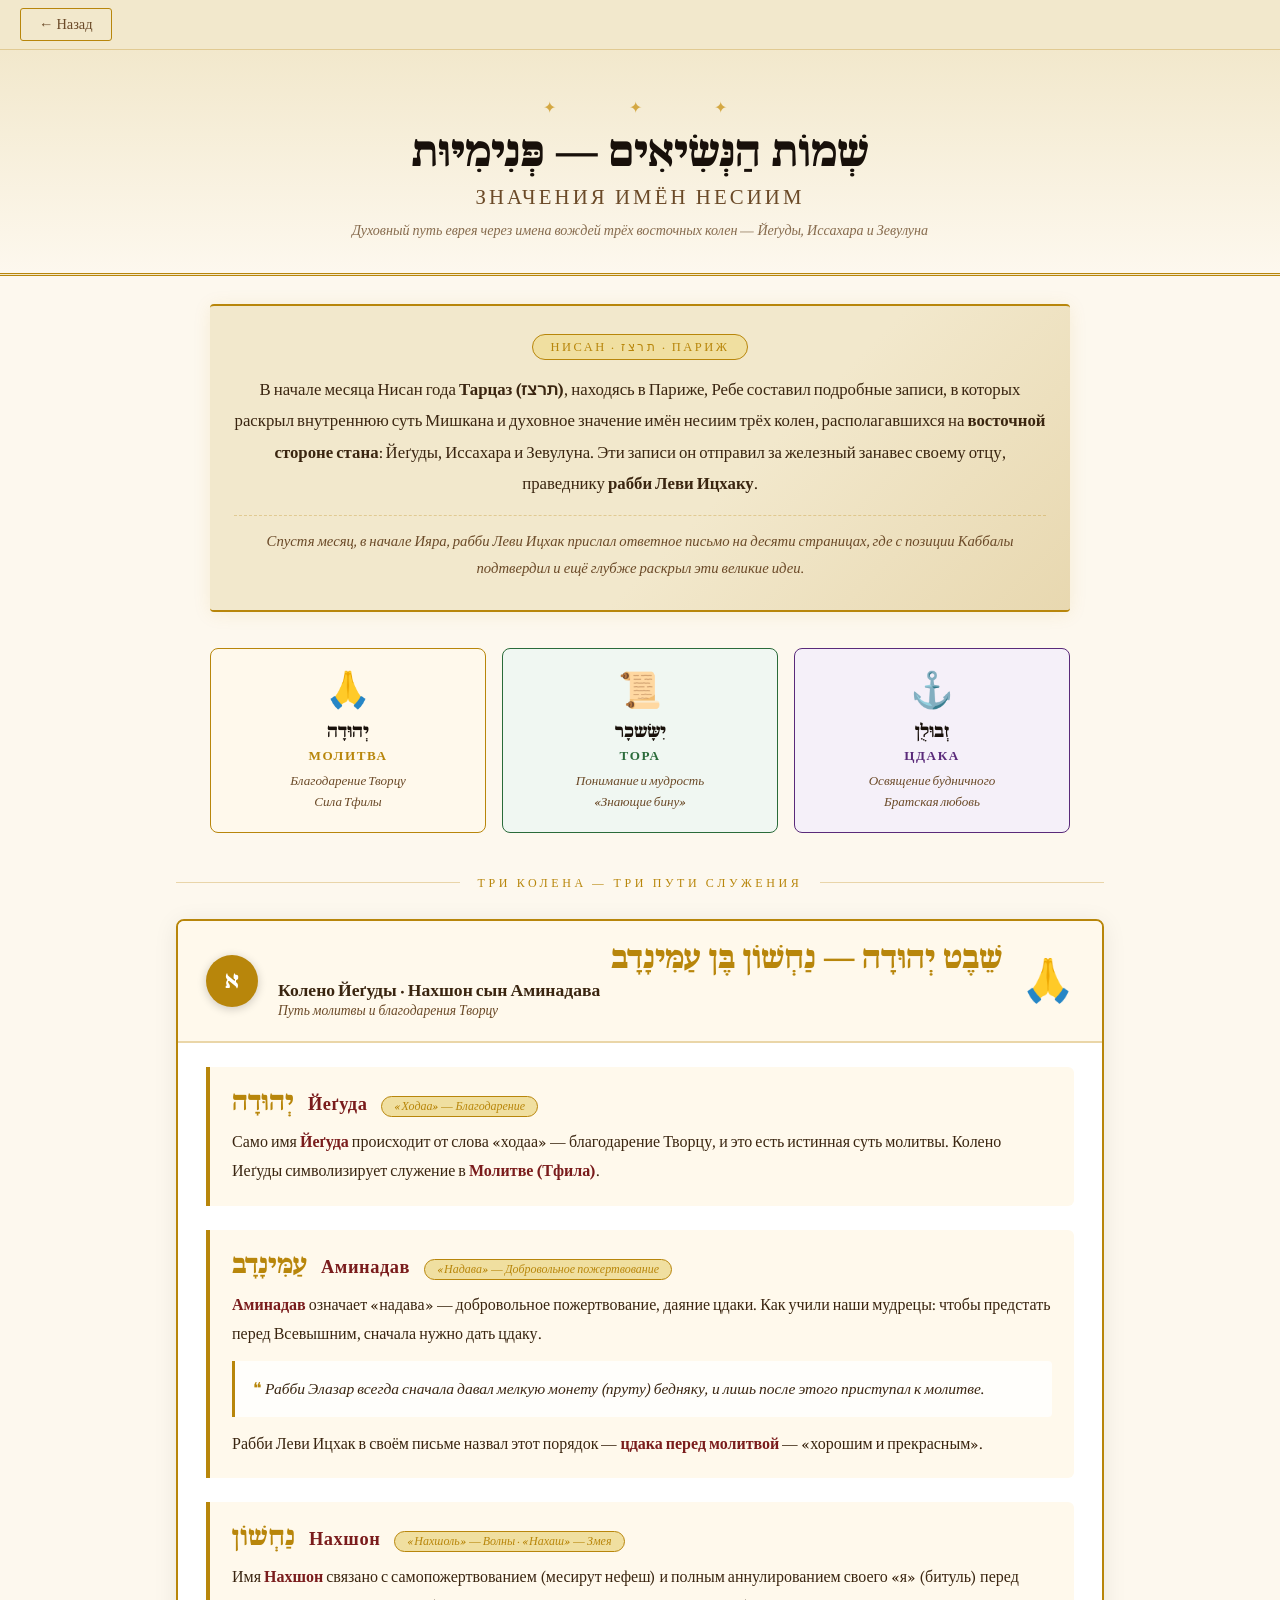
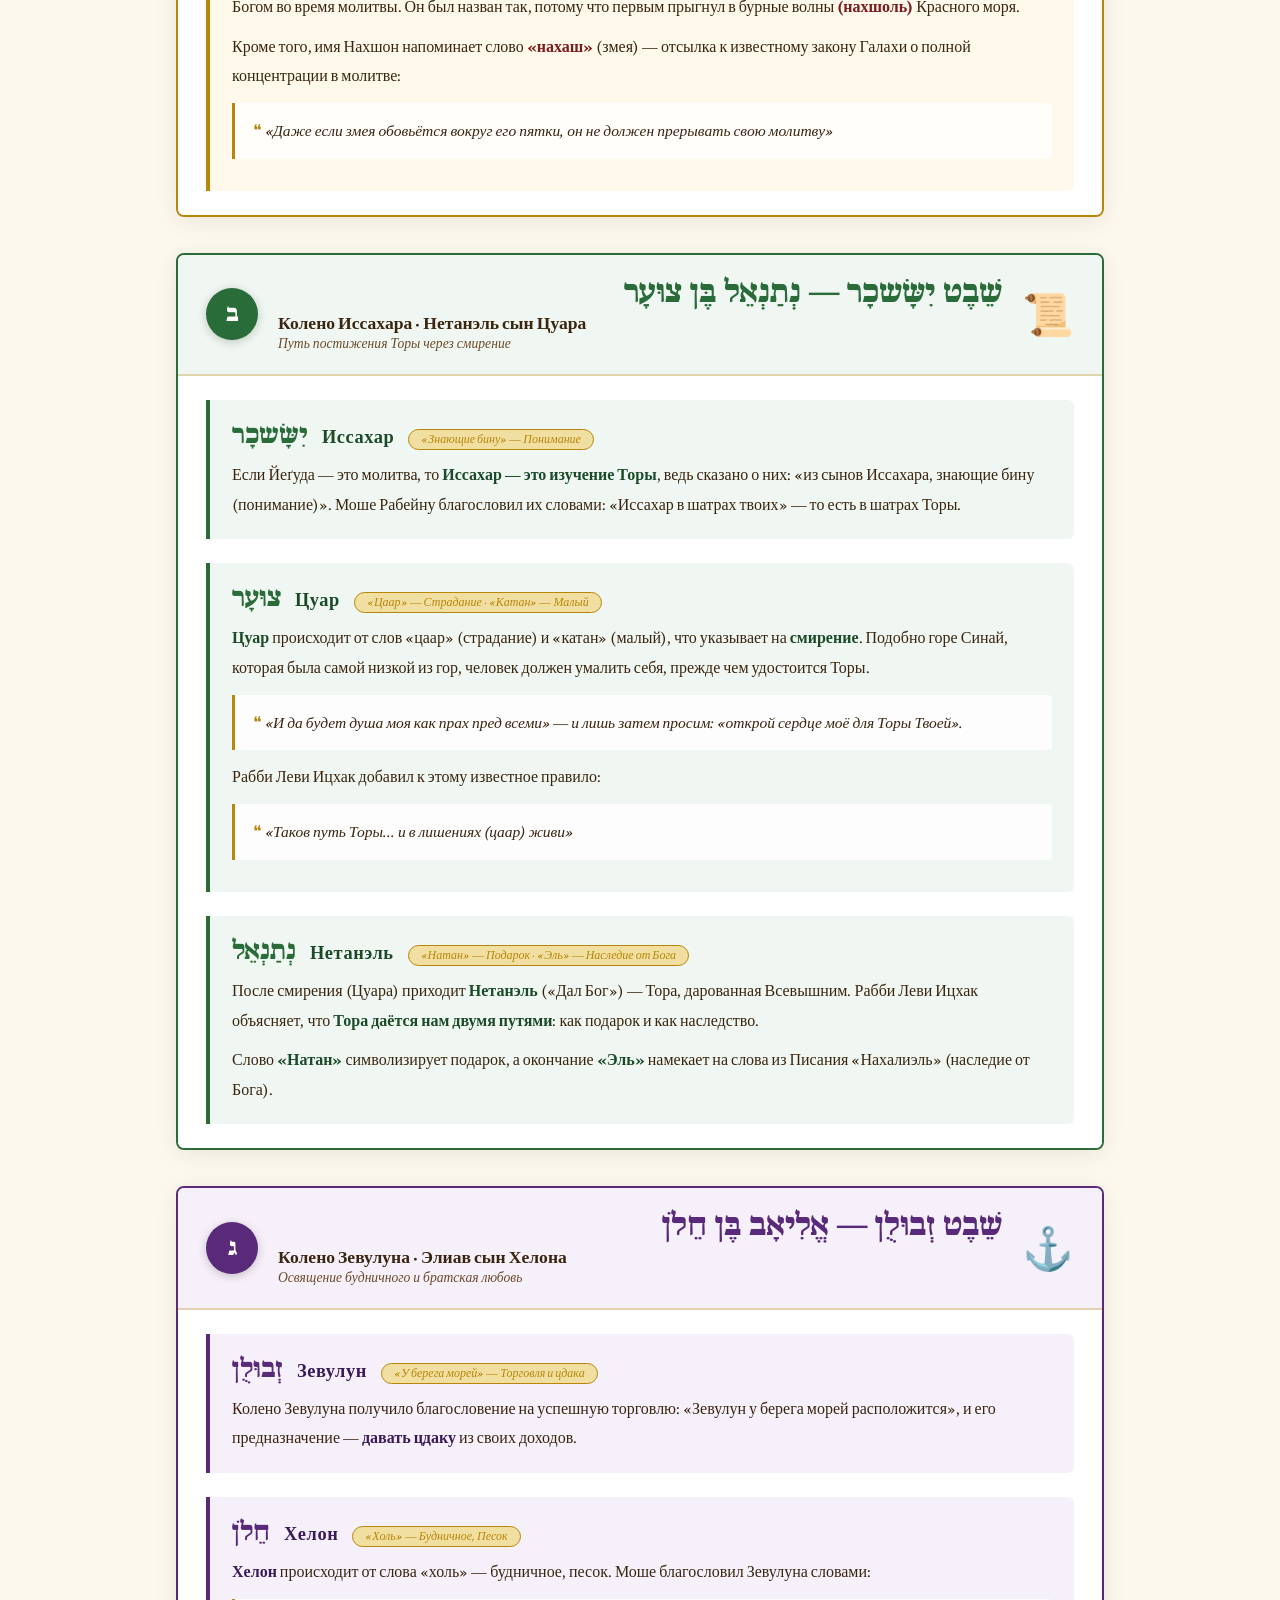
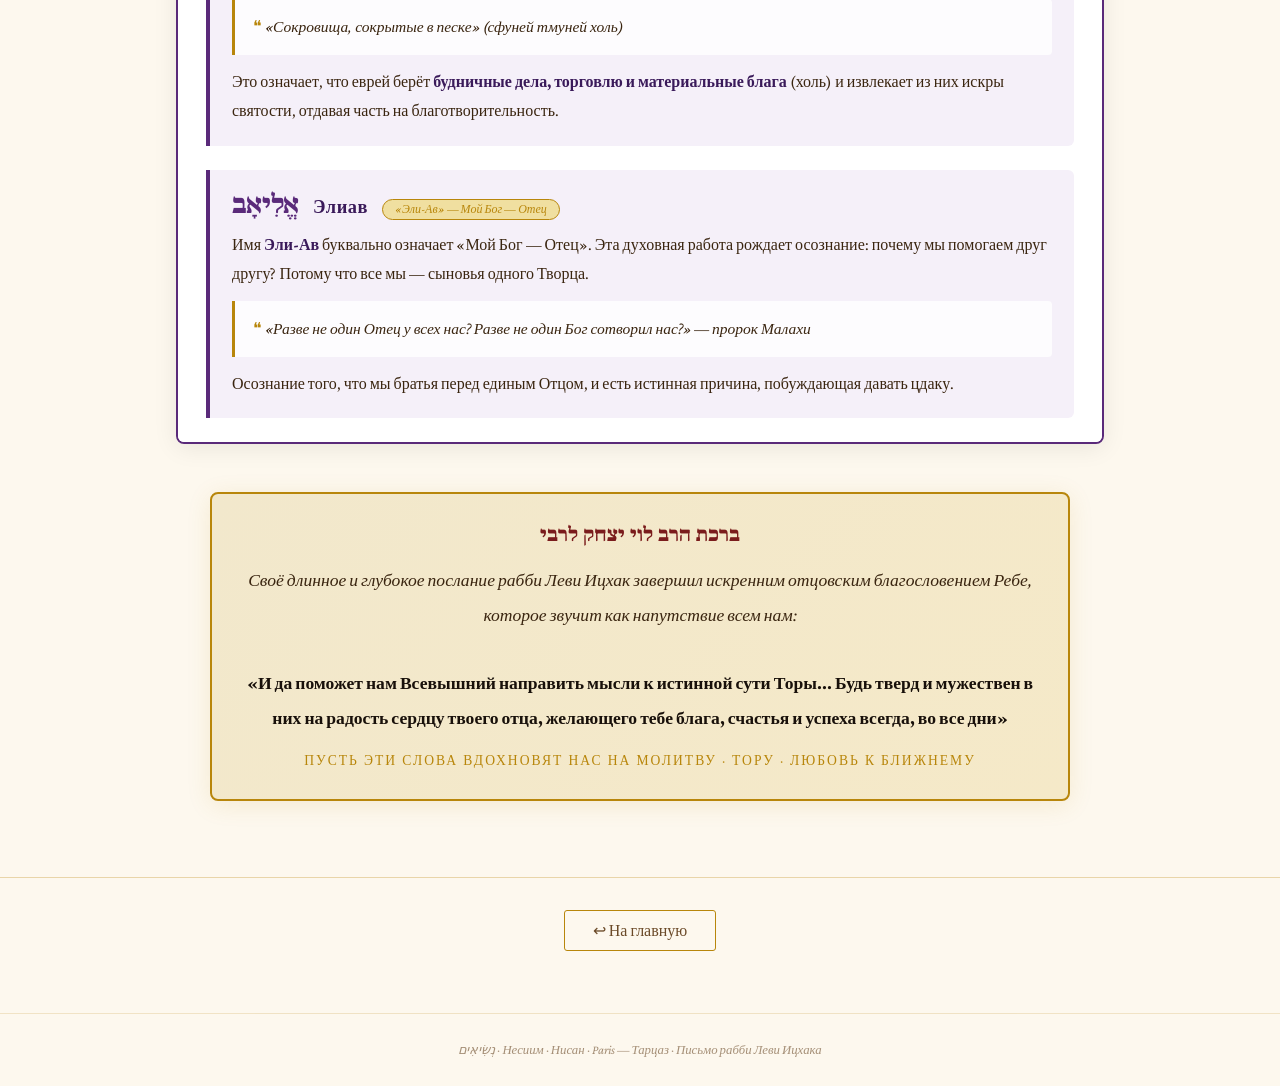
<file: nesiim-names.html>
<!DOCTYPE html>
<html lang="ru">
<head>
<meta charset="UTF-8">
<meta name="viewport" content="width=device-width, initial-scale=1.0">
<title>Значения имён несиим — Духовный путь</title>
<link href="https://fonts.googleapis.com/css2?family=Noto+Serif+Hebrew:wght@400;700;900&family=Frank+Ruhl+Libre:wght@400;700;900&family=Crimson+Pro:ital,wght@0,400;0,600;1,400&display=swap" rel="stylesheet">
<style>
:root{
  --gold:#b8860b;--gold-l:#d4a843;--gold-ll:#f0dfa0;
  --parchment:#fdf8ee;--parchment-d:#f2e8cc;
  --ink:#18100a;--ink-mid:#3a2510;--ink-soft:#6b4a28;
  --red:#7a1c1c;--border:rgba(184,134,11,.3);
  --blue-tribe:#2a4a7f;--green-tribe:#2a6b3a;--purple-tribe:#5a2a7a;
}
*{margin:0;padding:0;box-sizing:border-box}
body{background:var(--parchment);color:var(--ink);font-family:'Crimson Pro',Georgia,serif;min-height:100vh}

/* ── Header ── */
header{text-align:center;padding:48px 24px 32px;background:linear-gradient(180deg,var(--parchment-d),var(--parchment));border-bottom:3px double var(--gold)}
.orn{font-size:1rem;color:var(--gold-l);letter-spacing:.6em;display:block;margin-bottom:12px}
.header-he{font-family:'Noto Serif Hebrew','Frank Ruhl Libre',serif;font-size:clamp(1.6rem,4vw,2.6rem);font-weight:900;color:var(--ink);line-height:1.2;direction:rtl;margin-bottom:6px}
.header-ru{font-size:clamp(1.05rem,2.2vw,1.3rem);color:var(--ink-soft);letter-spacing:.15em;text-transform:uppercase;margin-top:4px}
.header-sub{font-size:.88rem;color:var(--ink-soft);font-style:italic;margin-top:10px;opacity:.8;max-width:680px;margin-inline:auto;line-height:1.6}

/* ── Top nav ── */
.top-nav{position:sticky;top:0;z-index:100;background:var(--parchment-d);border-bottom:1px solid var(--border);padding:8px 20px;display:flex;align-items:center}

/* ── Back button ── */
.back-btn{display:inline-flex;align-items:center;gap:8px;border:1px solid var(--gold);background:none;cursor:pointer;padding:7px 18px;font-size:.9rem;color:var(--ink-soft);border-radius:3px;font-family:'Crimson Pro',serif;transition:all .18s;text-decoration:none}
.back-btn:hover{background:var(--gold-ll);color:var(--ink)}

/* ── Bottom nav ── */
.bottom-nav{text-align:center;padding:32px 20px;margin-top:16px;border-top:1px solid var(--border)}
.home-btn{display:inline-flex;align-items:center;gap:10px;border:1px solid var(--gold);background:none;cursor:pointer;padding:10px 28px;font-size:1rem;color:var(--ink-soft);border-radius:3px;font-family:'Crimson Pro',serif;transition:all .18s;text-decoration:none}
.home-btn:hover{background:var(--gold-ll);color:var(--ink)}

/* ── Intro banner ── */
.intro-banner{background:linear-gradient(135deg,var(--parchment-d) 60%,#e8d8b0);border-top:2px solid var(--gold);border-bottom:2px solid var(--gold);padding:28px 24px;text-align:center;max-width:860px;margin:28px auto;border-radius:4px;box-shadow:0 2px 18px rgba(184,134,11,.1)}
.intro-banner .year-tag{display:inline-block;background:var(--gold-ll);border:1px solid var(--gold);border-radius:20px;padding:4px 18px;font-size:.78rem;letter-spacing:.2em;color:var(--gold);margin-bottom:14px;text-transform:uppercase}
.intro-banner p{font-size:1.05rem;color:var(--ink-mid);line-height:1.85;direction:ltr}
.intro-banner .sig{margin-top:16px;font-style:italic;color:var(--ink-soft);font-size:.92rem;border-top:1px dashed var(--border);padding-top:12px}

/* ── Main layout ── */
main{max-width:960px;margin:0 auto;padding:0 16px 60px}

/* ── Section divider ── */
.section-divider{text-align:center;margin:40px 0 28px;position:relative}
.section-divider::before{content:'';position:absolute;top:50%;left:0;right:0;height:1px;background:var(--border)}
.section-divider span{position:relative;background:var(--parchment);padding:0 18px;font-size:.75rem;letter-spacing:.3em;text-transform:uppercase;color:var(--gold)}

/* ── Tribe cards ── */
.tribe-card{border:2px solid;border-radius:8px;margin-bottom:36px;overflow:hidden;box-shadow:0 4px 24px rgba(0,0,0,.08);transition:box-shadow .2s}
.tribe-card:hover{box-shadow:0 8px 36px rgba(0,0,0,.13)}
.tribe-card.yehuda{border-color:#b8860b;--tribe-color:#b8860b;--tribe-bg:#fff9ec;--tribe-accent:#7a1c1c}
.tribe-card.issachar{border-color:#2a6b3a;--tribe-color:#2a6b3a;--tribe-bg:#f0f7f2;--tribe-accent:#1a4a28}
.tribe-card.zvulun{border-color:#5a2a7a;--tribe-color:#5a2a7a;--tribe-bg:#f5f0f9;--tribe-accent:#3a1a5a}

/* card header */
.tribe-header{padding:22px 28px;background:var(--tribe-bg);border-bottom:2px solid var(--border);display:flex;align-items:center;gap:20px;flex-wrap:wrap}
.tribe-number{width:52px;height:52px;border-radius:50%;background:var(--tribe-color);color:#fff;font-family:'Noto Serif Hebrew','Frank Ruhl Libre',serif;font-size:1.4rem;font-weight:900;display:flex;align-items:center;justify-content:center;flex-shrink:0;box-shadow:0 2px 10px rgba(0,0,0,.2)}
.tribe-title{flex:1}
.tribe-he{font-family:'Noto Serif Hebrew','Frank Ruhl Libre',serif;font-size:clamp(1.3rem,3vw,1.9rem);font-weight:900;color:var(--tribe-color);direction:rtl;line-height:1.1}
.tribe-ru{font-size:1.1rem;color:var(--ink-mid);margin-top:3px;font-weight:600}
.tribe-tagline{font-size:.85rem;color:var(--ink-soft);font-style:italic;margin-top:2px}
.tribe-symbol{font-size:2.6rem;flex-shrink:0}

/* card body */
.tribe-body{padding:24px 28px;background:#fff}

/* name sub-sections */
.name-section{margin-bottom:24px;padding:20px 22px;border-left:4px solid var(--tribe-color);background:var(--tribe-bg);border-radius:0 6px 6px 0}
.name-section:last-child{margin-bottom:0}
.name-row{display:flex;align-items:baseline;gap:14px;flex-wrap:wrap;margin-bottom:10px}
.name-he{font-family:'Noto Serif Hebrew','Frank Ruhl Libre',serif;font-size:1.6rem;font-weight:900;color:var(--tribe-color);direction:rtl}
.name-ru{font-size:1.15rem;font-weight:600;color:var(--tribe-accent);letter-spacing:.03em}
.name-meaning{display:inline-block;background:var(--gold-ll);border:1px solid var(--gold);border-radius:12px;padding:2px 12px;font-size:.75rem;color:var(--gold);font-style:italic}
.name-text{font-size:1rem;color:var(--ink-mid);line-height:1.85;direction:ltr}
.name-text b{color:var(--tribe-accent);font-weight:700}
.quote-block{margin:12px 0;padding:14px 18px;background:rgba(255,255,255,.8);border-left:3px solid var(--gold);border-radius:0 4px 4px 0;font-style:italic;color:var(--ink-mid);font-size:.97rem;line-height:1.8}
.quote-block::before{content:'❝ ';color:var(--gold);font-style:normal}

/* ── Conclusion ── */
.conclusion{max-width:860px;margin:48px auto 0;padding:30px 32px;background:linear-gradient(135deg,var(--parchment-d),#f5e9c8);border:2px solid var(--gold);border-radius:8px;text-align:center;box-shadow:0 4px 24px rgba(184,134,11,.12)}
.conclusion .title{font-family:'Noto Serif Hebrew','Frank Ruhl Libre',serif;font-size:1.2rem;font-weight:900;color:var(--red);direction:rtl;margin-bottom:16px}
.conclusion .blessing{font-size:1.1rem;color:var(--ink-mid);line-height:1.95;direction:ltr;font-style:italic}
.conclusion .blessing b{color:var(--ink);font-weight:700;font-style:normal}
.conclusion .sig2{margin-top:18px;color:var(--gold);font-size:.85rem;letter-spacing:.15em;text-transform:uppercase}

/* ── Connection diagram ── */
.diagram{max-width:860px;margin:36px auto;display:grid;grid-template-columns:repeat(3,1fr);gap:16px;text-align:center}
.diag-item{padding:20px 14px;border-radius:8px;border:1px solid var(--border)}
.diag-item.y{background:#fff9ec;border-color:#b8860b}
.diag-item.i{background:#f0f7f2;border-color:#2a6b3a}
.diag-item.z{background:#f5f0f9;border-color:#5a2a7a}
.diag-icon{font-size:2.2rem;margin-bottom:10px;display:block}
.diag-tribe{font-family:'Noto Serif Hebrew','Frank Ruhl Libre',serif;font-size:1.1rem;font-weight:900;color:var(--ink);direction:rtl}
.diag-theme{font-size:.82rem;font-weight:700;text-transform:uppercase;letter-spacing:.12em;margin:6px 0}
.diag-item.y .diag-theme{color:#b8860b}
.diag-item.i .diag-theme{color:#2a6b3a}
.diag-item.z .diag-theme{color:#5a2a7a}
.diag-desc{font-size:.82rem;color:var(--ink-soft);line-height:1.6;font-style:italic}
.diag-arrow{display:flex;align-items:center;justify-content:center;font-size:1.4rem;color:var(--gold);grid-column:1/-1;margin:-4px 0}

/* ── Footer ── */
footer{text-align:center;padding:28px 20px;font-size:.8rem;color:var(--ink-soft);opacity:.6;direction:ltr;font-style:italic;border-top:1px solid var(--border);margin-top:30px}

/* ── Responsive ── */
@media(max-width:640px){
  .tribe-header{flex-direction:column;align-items:flex-start;gap:12px}
  .tribe-body{padding:16px}
  .name-section{padding:14px 16px}
  .diagram{grid-template-columns:1fr}
  .diag-arrow{display:none}
  .conclusion{padding:20px 18px}
}
</style>
</head>
<body>

<nav class="top-nav">
  <a class="back-btn" href="index.html">← Назад</a>
</nav>

<header>
  <span class="orn">✦ &nbsp; &nbsp; ✦ &nbsp; &nbsp; ✦</span>
  <div class="header-he">שְׁמוֹת הַנְּשִׂיאִים — פְּנִימִיּוּת</div>
  <div class="header-ru">Значения имён Несиим</div>
  <div class="header-sub">Духовный путь еврея через имена вождей трёх восточных колен — Йеґуды, Иссахара и Зевулуна</div>
</header>

<!-- Intro -->
<div class="intro-banner">
  <div class="year-tag">Нисан · תרצז · Париж</div>
  <p>
    В начале месяца Нисан года <b>Тарцаз (תרצז)</b>, находясь в Париже, Ребе составил подробные записи, в которых раскрыл внутреннюю суть Мишкана и духовное значение имён несиим трёх колен, располагавшихся на <b>восточной стороне стана</b>: Йеґуды, Иссахара и Зевулуна. Эти записи он отправил за железный занавес своему отцу, праведнику <b>рабби Леви Ицхаку</b>.
  </p>
  <p class="sig">Спустя месяц, в начале Ияра, рабби Леви Ицхак прислал ответное письмо на десяти страницах, где с позиции Каббалы подтвердил и ещё глубже раскрыл эти великие идеи.</p>
</div>

<!-- Diagram -->
<div class="diagram">
  <div class="diag-item y">
    <span class="diag-icon">🙏</span>
    <div class="diag-tribe">יְהוּדָה</div>
    <div class="diag-theme">Молитва</div>
    <div class="diag-desc">Благодарение Творцу<br>Сила Тфилы</div>
  </div>
  <div class="diag-item i">
    <span class="diag-icon">📜</span>
    <div class="diag-tribe">יִשָּׂשכָר</div>
    <div class="diag-theme">Тора</div>
    <div class="diag-desc">Понимание и мудрость<br>«Знающие бину»</div>
  </div>
  <div class="diag-item z">
    <span class="diag-icon">⚓</span>
    <div class="diag-tribe">זְבוּלֻן</div>
    <div class="diag-theme">Цдака</div>
    <div class="diag-desc">Освящение будничного<br>Братская любовь</div>
  </div>
</div>

<main>

<div class="section-divider"><span>Три колена — три пути служения</span></div>

<!-- ═══ YEHUDA ═══ -->
<div class="tribe-card yehuda">
  <div class="tribe-header">
    <div class="tribe-number">א</div>
    <div class="tribe-title">
      <div class="tribe-he">שֵׁבֶט יְהוּדָה — נַחְשׁוֹן בֶּן עַמִּינָדָב</div>
      <div class="tribe-ru">Колено Йеґуды · Нахшон сын Аминадава</div>
      <div class="tribe-tagline">Путь молитвы и благодарения Творцу</div>
    </div>
    <div class="tribe-symbol">🙏</div>
  </div>
  <div class="tribe-body">

    <div class="name-section">
      <div class="name-row">
        <span class="name-he">יְהוּדָה</span>
        <span class="name-ru">Йеґуда</span>
        <span class="name-meaning">«Ходаа» — Благодарение</span>
      </div>
      <p class="name-text">
        Само имя <b>Йеґуда</b> происходит от слова «ходаа» — благодарение Творцу, и это есть истинная суть молитвы. Колено Иеґуды символизирует служение в <b>Молитве (Тфила)</b>.
      </p>
    </div>

    <div class="name-section">
      <div class="name-row">
        <span class="name-he">עַמִּינָדָב</span>
        <span class="name-ru">Аминадав</span>
        <span class="name-meaning">«Надава» — Добровольное пожертвование</span>
      </div>
      <p class="name-text">
        <b>Аминадав</b> означает «надава» — добровольное пожертвование, даяние цдаки. Как учили наши мудрецы: чтобы предстать перед Всевышним, сначала нужно дать цдаку.
      </p>
      <div class="quote-block">
        Рабби Элазар всегда сначала давал мелкую монету (пруту) бедняку, и лишь после этого приступал к молитве.
      </div>
      <p class="name-text">
        Рабби Леви Ицхак в своём письме назвал этот порядок — <b>цдака перед молитвой</b> — «хорошим и прекрасным».
      </p>
    </div>

    <div class="name-section">
      <div class="name-row">
        <span class="name-he">נַחְשׁוֹן</span>
        <span class="name-ru">Нахшон</span>
        <span class="name-meaning">«Нахшоль» — Волны · «Нахаш» — Змея</span>
      </div>
      <p class="name-text">
        Имя <b>Нахшон</b> связано с самопожертвованием (месирут нефеш) и полным аннулированием своего «я» (битуль) перед Богом во время молитвы. Он был назван так, потому что первым прыгнул в бурные волны <b>(нахшоль)</b> Красного моря.
      </p>
      <p class="name-text" style="margin-top:10px">
        Кроме того, имя Нахшон напоминает слово <b>«нахаш»</b> (змея) — отсылка к известному закону Галахи о полной концентрации в молитве:
      </p>
      <div class="quote-block">
        «Даже если змея обовьётся вокруг его пятки, он не должен прерывать свою молитву»
      </div>
    </div>

  </div>
</div>

<!-- ═══ ISSACHAR ═══ -->
<div class="tribe-card issachar">
  <div class="tribe-header">
    <div class="tribe-number">ב</div>
    <div class="tribe-title">
      <div class="tribe-he">שֵׁבֶט יִשָּׂשכָר — נְתַנְאֵל בֶּן צוּעָר</div>
      <div class="tribe-ru">Колено Иссахара · Нетанэль сын Цуара</div>
      <div class="tribe-tagline">Путь постижения Торы через смирение</div>
    </div>
    <div class="tribe-symbol">📜</div>
  </div>
  <div class="tribe-body">

    <div class="name-section">
      <div class="name-row">
        <span class="name-he">יִשָּׂשכָר</span>
        <span class="name-ru">Иссахар</span>
        <span class="name-meaning">«Знающие бину» — Понимание</span>
      </div>
      <p class="name-text">
        Если Йеґуда — это молитва, то <b>Иссахар — это изучение Торы</b>, ведь сказано о них: «из сынов Иссахара, знающие бину (понимание)». Моше Рабейну благословил их словами: «Иссахар в шатрах твоих» — то есть в шатрах Торы.
      </p>
    </div>

    <div class="name-section">
      <div class="name-row">
        <span class="name-he">צוּעָר</span>
        <span class="name-ru">Цуар</span>
        <span class="name-meaning">«Цаар» — Страдание · «Катан» — Малый</span>
      </div>
      <p class="name-text">
        <b>Цуар</b> происходит от слов «цаар» (страдание) и «катан» (малый), что указывает на <b>смирение</b>. Подобно горе Синай, которая была самой низкой из гор, человек должен умалить себя, прежде чем удостоится Торы.
      </p>
      <div class="quote-block">
        «И да будет душа моя как прах пред всеми» — и лишь затем просим: «открой сердце моё для Торы Твоей».
      </div>
      <p class="name-text">
        Рабби Леви Ицхак добавил к этому известное правило:
      </p>
      <div class="quote-block">
        «Таков путь Торы... и в лишениях (цаар) живи»
      </div>
    </div>

    <div class="name-section">
      <div class="name-row">
        <span class="name-he">נְתַנְאֵל</span>
        <span class="name-ru">Нетанэль</span>
        <span class="name-meaning">«Натан» — Подарок · «Эль» — Наследие от Бога</span>
      </div>
      <p class="name-text">
        После смирения (Цуара) приходит <b>Нетанэль</b> («Дал Бог») — Тора, дарованная Всевышним. Рабби Леви Ицхак объясняет, что <b>Тора даётся нам двумя путями</b>: как подарок и как наследство.
      </p>
      <p class="name-text" style="margin-top:10px">
        Слово <b>«Натан»</b> символизирует подарок, а окончание <b>«Эль»</b> намекает на слова из Писания «Нахалиэль» (наследие от Бога).
      </p>
    </div>

  </div>
</div>

<!-- ═══ ZVULUN ═══ -->
<div class="tribe-card zvulun">
  <div class="tribe-header">
    <div class="tribe-number">ג</div>
    <div class="tribe-title">
      <div class="tribe-he">שֵׁבֶט זְבוּלֻן — אֱלִיאָב בֶּן חֵלֹן</div>
      <div class="tribe-ru">Колено Зевулуна · Элиав сын Хелона</div>
      <div class="tribe-tagline">Освящение будничного и братская любовь</div>
    </div>
    <div class="tribe-symbol">⚓</div>
  </div>
  <div class="tribe-body">

    <div class="name-section">
      <div class="name-row">
        <span class="name-he">זְבוּלֻן</span>
        <span class="name-ru">Зевулун</span>
        <span class="name-meaning">«У берега морей» — Торговля и цдака</span>
      </div>
      <p class="name-text">
        Колено Зевулуна получило благословение на успешную торговлю: «Зевулун у берега морей расположится», и его предназначение — <b>давать цдаку</b> из своих доходов.
      </p>
    </div>

    <div class="name-section">
      <div class="name-row">
        <span class="name-he">חֵלֹן</span>
        <span class="name-ru">Хелон</span>
        <span class="name-meaning">«Холь» — Будничное, Песок</span>
      </div>
      <p class="name-text">
        <b>Хелон</b> происходит от слова «холь» — будничное, песок. Моше благословил Зевулуна словами:
      </p>
      <div class="quote-block">
        «Сокровища, сокрытые в песке» (сфуней тмуней холь)
      </div>
      <p class="name-text">
        Это означает, что еврей берёт <b>будничные дела, торговлю и материальные блага</b> (холь) и извлекает из них искры святости, отдавая часть на благотворительность.
      </p>
    </div>

    <div class="name-section">
      <div class="name-row">
        <span class="name-he">אֱלִיאָב</span>
        <span class="name-ru">Элиав</span>
        <span class="name-meaning">«Эли-Ав» — Мой Бог — Отец</span>
      </div>
      <p class="name-text">
        Имя <b>Эли-Ав</b> буквально означает «Мой Бог — Отец». Эта духовная работа рождает осознание: почему мы помогаем друг другу? Потому что все мы — сыновья одного Творца.
      </p>
      <div class="quote-block">
        «Разве не один Отец у всех нас? Разве не один Бог сотворил нас?» — пророк Малахи
      </div>
      <p class="name-text">
        Осознание того, что мы братья перед единым Отцом, и есть истинная причина, побуждающая давать цдаку.
      </p>
    </div>

  </div>
</div>

<!-- Conclusion -->
<div class="conclusion">
  <div class="title">ברכת הרב לוי יצחק לרבי</div>
  <p class="blessing">
    Своё длинное и глубокое послание рабби Леви Ицхак завершил искренним отцовским благословением Ребе, которое звучит как напутствие всем нам:<br><br>
    <b>«И да поможет нам Всевышний направить мысли к истинной сути Торы... Будь тверд и мужествен в них на радость сердцу твоего отца, желающего тебе блага, счастья и успеха всегда, во все дни»</b>
  </p>
  <div class="sig2">Пусть эти слова вдохновят нас на молитву · Тору · любовь к ближнему</div>
</div>

</main>

<div class="bottom-nav">
  <a class="home-btn" href="index.html">↩ На главную</a>
</div>

<footer>נְשִׂיאִים · Несиим · Нисан · Paris — Тарцаз · Письмо рабби Леви Ицхака</footer>

</body>
</html>
</file>
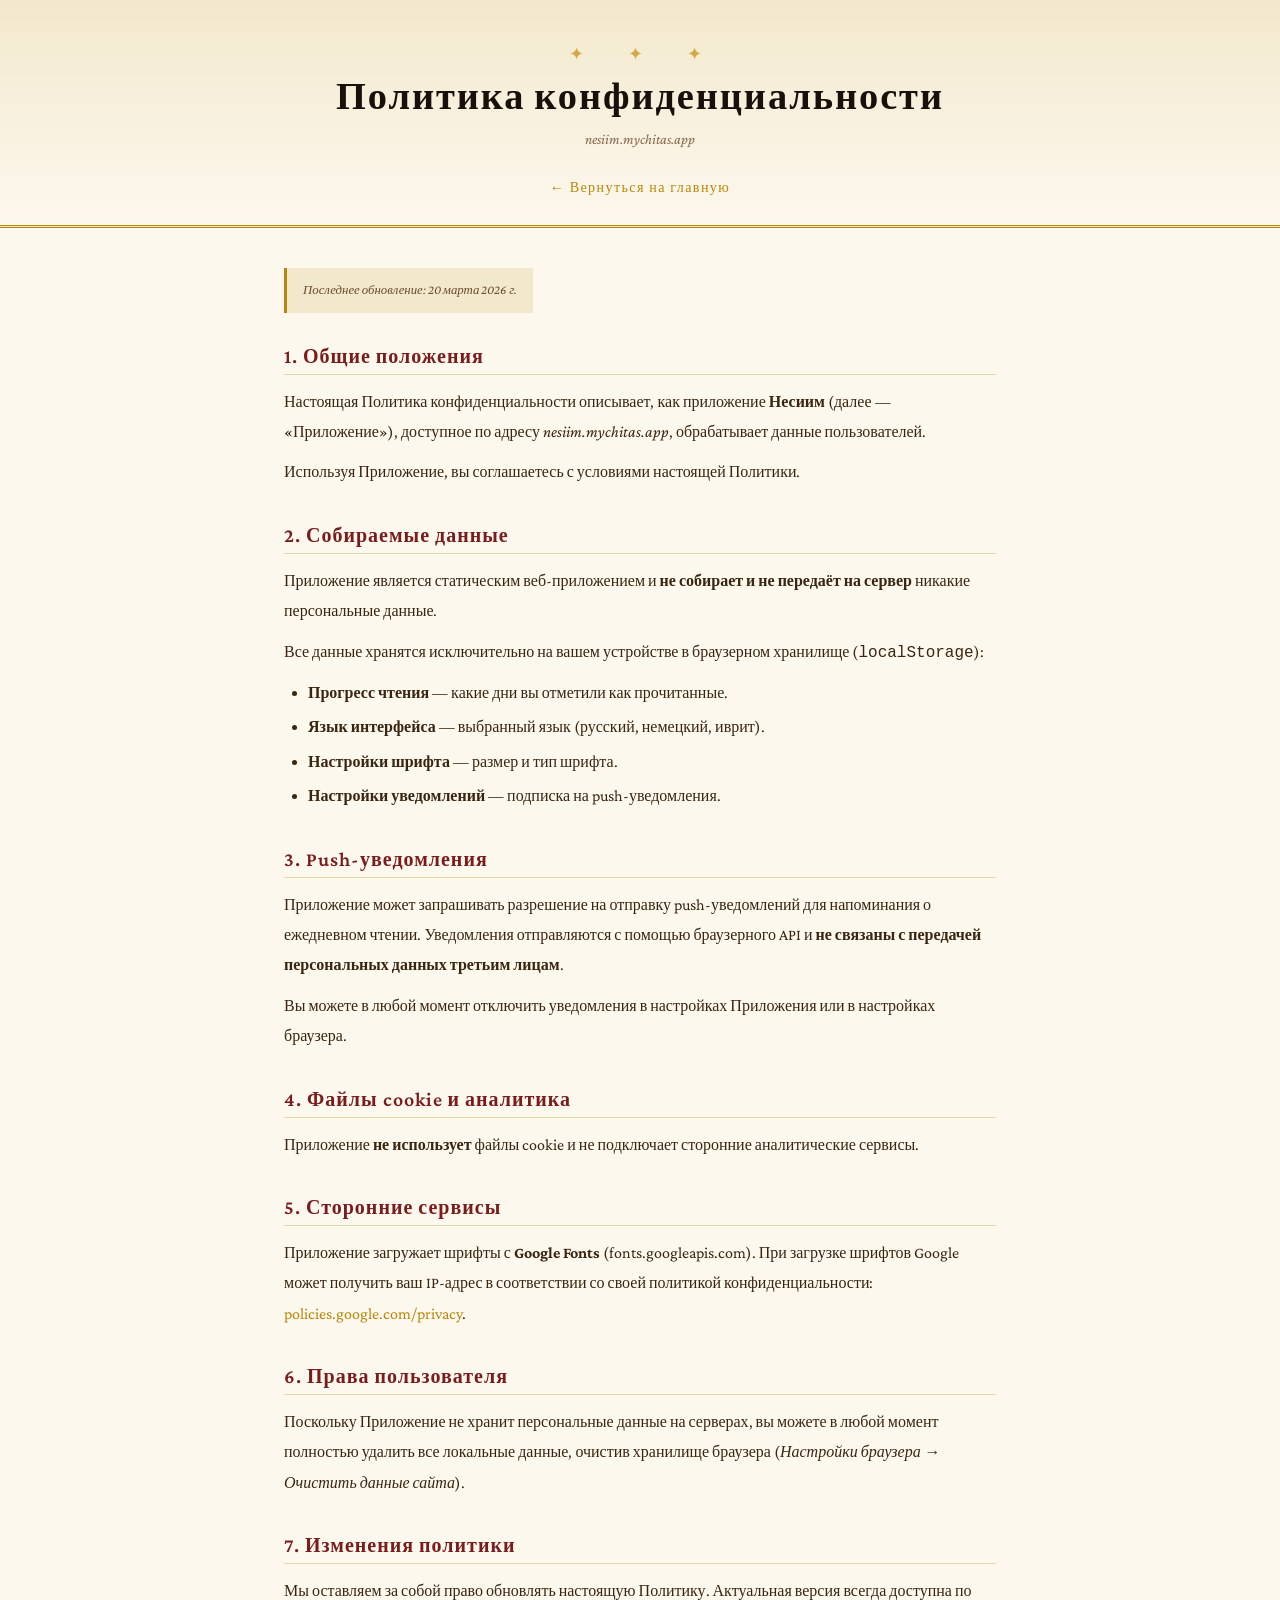
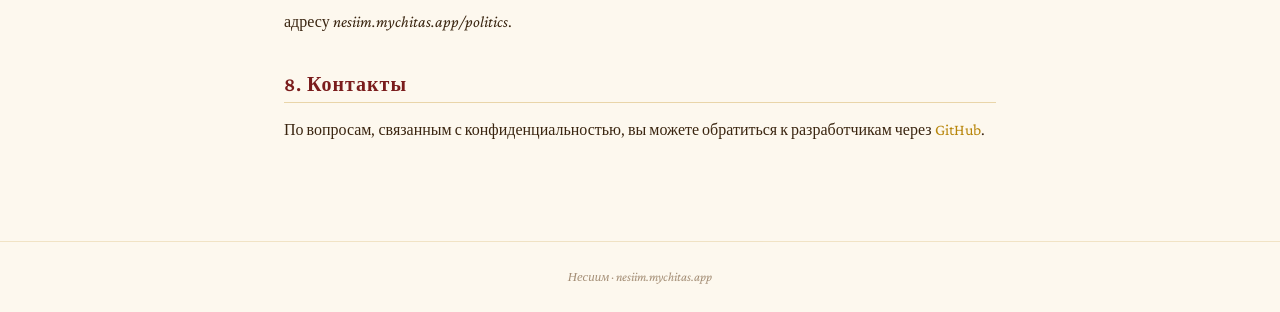
<file: politics.html>
<!DOCTYPE html>
<html lang="ru">
<head>
<meta charset="UTF-8">
<meta name="viewport" content="width=device-width, initial-scale=1.0">
<title>Политика конфиденциальности — Несиим</title>
<link href="https://fonts.googleapis.com/css2?family=Noto+Serif+Hebrew:wght@400;700;900&family=Frank+Ruhl+Libre:wght@400;700;900&family=Crimson+Pro:ital,wght@0,400;0,600;1,400&display=swap" rel="stylesheet">
<link rel="icon" type="image/png" href="android-chrome-512x512.png">
<link rel="apple-touch-icon" href="android-chrome-512x512.png">
<style>
@font-face{font-family:'Stam Ashkenaz CLM';src:url('Stam Ashkenaz CLM Medium.ttf') format('truetype');font-weight:normal;font-style:normal}
:root{--gold:#b8860b;--gold-l:#d4a843;--gold-ll:#f0dfa0;--parchment:#fdf8ee;--parchment-d:#f2e8cc;--ink:#18100a;--ink-mid:#3a2510;--ink-soft:#6b4a28;--red:#7a1c1c;--border:rgba(184,134,11,.3)}
*{margin:0;padding:0;box-sizing:border-box}
body{background:var(--parchment);color:var(--ink);font-family:'Crimson Pro',Georgia,serif;min-height:100vh}
header{text-align:center;padding:44px 24px 28px;background:linear-gradient(180deg,var(--parchment-d),var(--parchment));border-bottom:3px double var(--gold)}
.orn{font-size:1.1rem;color:var(--gold-l);letter-spacing:.5em;display:block;margin-bottom:10px}
h1{font-family:'Crimson Pro',serif;font-size:clamp(1.6rem,4vw,2.4rem);font-weight:600;color:var(--ink);direction:ltr;letter-spacing:.05em}
.sub{font-size:.9rem;color:var(--ink-soft);direction:ltr;font-style:italic;margin-top:8px;opacity:.8}
.back-link{display:inline-block;margin-top:16px;font-size:.88rem;color:var(--gold);text-decoration:none;letter-spacing:.1em;border-bottom:1px solid transparent;transition:border-color .18s}
.back-link:hover{border-bottom-color:var(--gold)}
main{max-width:760px;margin:0 auto;padding:40px 24px 60px}
section{margin-bottom:36px}
h2{font-family:'Crimson Pro',serif;font-size:1.25rem;font-weight:600;color:var(--red);letter-spacing:.05em;margin-bottom:12px;padding-bottom:6px;border-bottom:1px solid var(--border)}
p{font-size:1rem;line-height:1.9;color:var(--ink-mid);margin-bottom:10px}
ul{margin:10px 0 10px 24px;font-size:1rem;line-height:1.9;color:var(--ink-mid)}
li{margin-bottom:4px}
a{color:var(--gold);text-decoration:none;border-bottom:1px solid transparent;transition:border-color .18s}
a:hover{border-bottom-color:var(--gold)}
.updated{font-size:.8rem;color:var(--ink-soft);font-style:italic;margin-bottom:32px;padding:10px 16px;background:var(--parchment-d);border-left:3px solid var(--gold);display:inline-block}
footer{text-align:center;padding:28px 20px;font-size:.8rem;color:var(--ink-soft);opacity:.6;direction:ltr;font-style:italic;border-top:1px solid var(--border)}
</style>
</head>
<body>
<header>
  <span class="orn">✦ &nbsp; ✦ &nbsp; ✦</span>
  <h1>Политика конфиденциальности</h1>
  <p class="sub">nesiim.mychitas.app</p>
  <a class="back-link" href="/">← Вернуться на главную</a>
</header>

<main>
  <p class="updated">Последнее обновление: 20 марта 2026 г.</p>

  <section>
    <h2>1. Общие положения</h2>
    <p>Настоящая Политика конфиденциальности описывает, как приложение <strong>Несиим</strong> (далее — «Приложение»), доступное по адресу <em>nesiim.mychitas.app</em>, обрабатывает данные пользователей.</p>
    <p>Используя Приложение, вы соглашаетесь с условиями настоящей Политики.</p>
  </section>

  <section>
    <h2>2. Собираемые данные</h2>
    <p>Приложение является статическим веб-приложением и <strong>не собирает и не передаёт на сервер</strong> никакие персональные данные.</p>
    <p>Все данные хранятся исключительно на вашем устройстве в браузерном хранилище (<code>localStorage</code>):</p>
    <ul>
      <li><strong>Прогресс чтения</strong> — какие дни вы отметили как прочитанные.</li>
      <li><strong>Язык интерфейса</strong> — выбранный язык (русский, немецкий, иврит).</li>
      <li><strong>Настройки шрифта</strong> — размер и тип шрифта.</li>
      <li><strong>Настройки уведомлений</strong> — подписка на push-уведомления.</li>
    </ul>
  </section>

  <section>
    <h2>3. Push-уведомления</h2>
    <p>Приложение может запрашивать разрешение на отправку push-уведомлений для напоминания о ежедневном чтении. Уведомления отправляются с помощью браузерного API и <strong>не связаны с передачей персональных данных третьим лицам</strong>.</p>
    <p>Вы можете в любой момент отключить уведомления в настройках Приложения или в настройках браузера.</p>
  </section>

  <section>
    <h2>4. Файлы cookie и аналитика</h2>
    <p>Приложение <strong>не использует</strong> файлы cookie и не подключает сторонние аналитические сервисы.</p>
  </section>

  <section>
    <h2>5. Сторонние сервисы</h2>
    <p>Приложение загружает шрифты с <strong>Google Fonts</strong> (fonts.googleapis.com). При загрузке шрифтов Google может получить ваш IP-адрес в соответствии со своей политикой конфиденциальности: <a href="https://policies.google.com/privacy" target="_blank" rel="noopener">policies.google.com/privacy</a>.</p>
  </section>

  <section>
    <h2>6. Права пользователя</h2>
    <p>Поскольку Приложение не хранит персональные данные на серверах, вы можете в любой момент полностью удалить все локальные данные, очистив хранилище браузера (<em>Настройки браузера → Очистить данные сайта</em>).</p>
  </section>

  <section>
    <h2>7. Изменения политики</h2>
    <p>Мы оставляем за собой право обновлять настоящую Политику. Актуальная версия всегда доступна по адресу <em>nesiim.mychitas.app/politics</em>.</p>
  </section>

  <section>
    <h2>8. Контакты</h2>
    <p>По вопросам, связанным с конфиденциальностью, вы можете обратиться к разработчикам через <a href="https://github.com/TeacherRG" target="_blank" rel="noopener">GitHub</a>.</p>
  </section>
</main>

<footer>Несиим · nesiim.mychitas.app</footer>
</body>
</html>
</file>
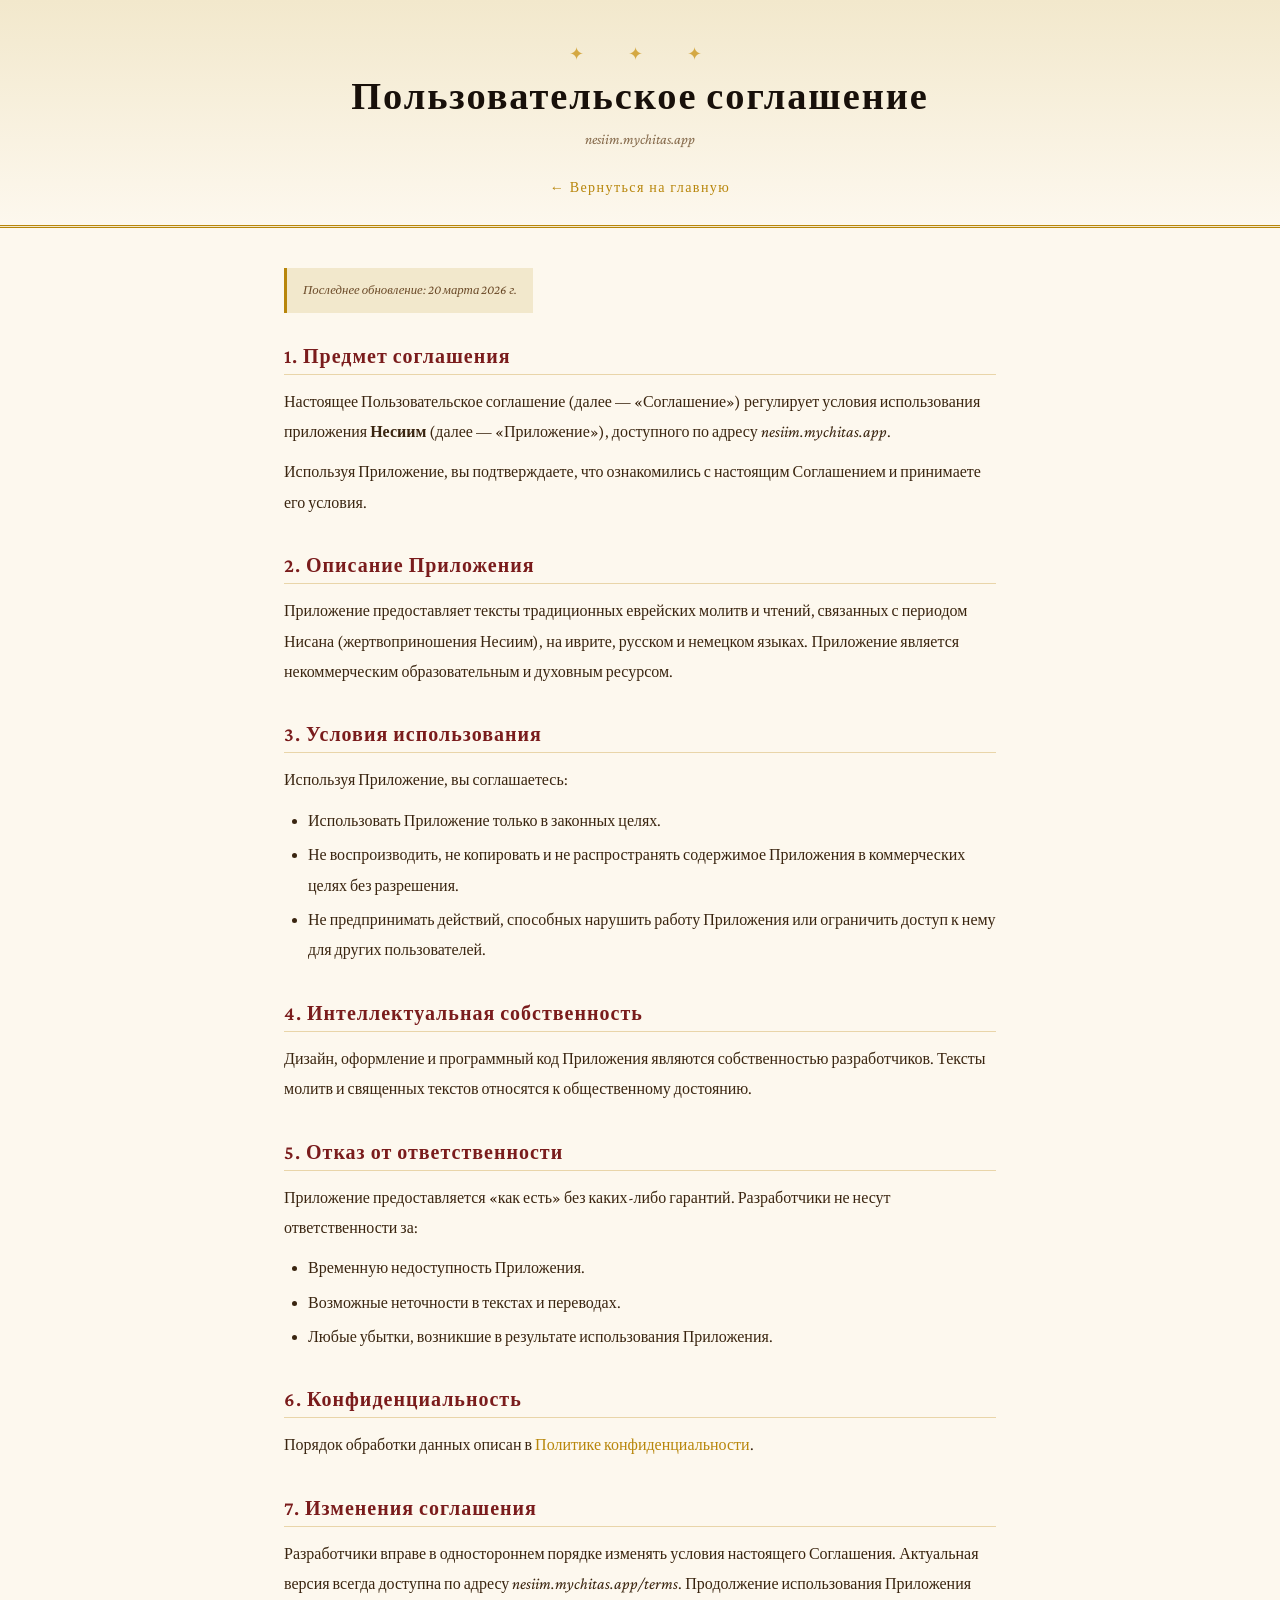
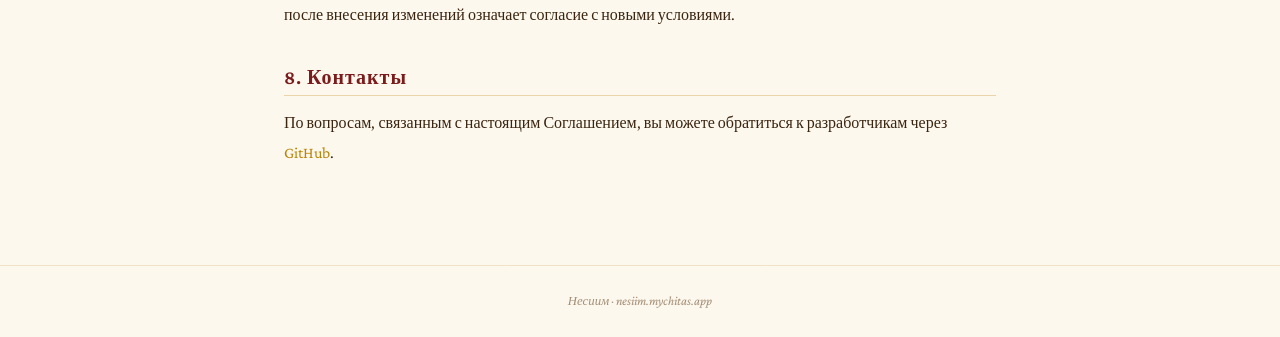
<file: terms.html>
<!DOCTYPE html>
<html lang="ru">
<head>
<meta charset="UTF-8">
<meta name="viewport" content="width=device-width, initial-scale=1.0">
<title>Пользовательское соглашение — Несиим</title>
<link href="https://fonts.googleapis.com/css2?family=Noto+Serif+Hebrew:wght@400;700;900&family=Frank+Ruhl+Libre:wght@400;700;900&family=Crimson+Pro:ital,wght@0,400;0,600;1,400&display=swap" rel="stylesheet">
<link rel="icon" type="image/png" href="android-chrome-512x512.png">
<link rel="apple-touch-icon" href="android-chrome-512x512.png">
<style>
@font-face{font-family:'Stam Ashkenaz CLM';src:url('Stam Ashkenaz CLM Medium.ttf') format('truetype');font-weight:normal;font-style:normal}
:root{--gold:#b8860b;--gold-l:#d4a843;--gold-ll:#f0dfa0;--parchment:#fdf8ee;--parchment-d:#f2e8cc;--ink:#18100a;--ink-mid:#3a2510;--ink-soft:#6b4a28;--red:#7a1c1c;--border:rgba(184,134,11,.3)}
*{margin:0;padding:0;box-sizing:border-box}
body{background:var(--parchment);color:var(--ink);font-family:'Crimson Pro',Georgia,serif;min-height:100vh}
header{text-align:center;padding:44px 24px 28px;background:linear-gradient(180deg,var(--parchment-d),var(--parchment));border-bottom:3px double var(--gold)}
.orn{font-size:1.1rem;color:var(--gold-l);letter-spacing:.5em;display:block;margin-bottom:10px}
h1{font-family:'Crimson Pro',serif;font-size:clamp(1.6rem,4vw,2.4rem);font-weight:600;color:var(--ink);direction:ltr;letter-spacing:.05em}
.sub{font-size:.9rem;color:var(--ink-soft);direction:ltr;font-style:italic;margin-top:8px;opacity:.8}
.back-link{display:inline-block;margin-top:16px;font-size:.88rem;color:var(--gold);text-decoration:none;letter-spacing:.1em;border-bottom:1px solid transparent;transition:border-color .18s}
.back-link:hover{border-bottom-color:var(--gold)}
main{max-width:760px;margin:0 auto;padding:40px 24px 60px}
section{margin-bottom:36px}
h2{font-family:'Crimson Pro',serif;font-size:1.25rem;font-weight:600;color:var(--red);letter-spacing:.05em;margin-bottom:12px;padding-bottom:6px;border-bottom:1px solid var(--border)}
p{font-size:1rem;line-height:1.9;color:var(--ink-mid);margin-bottom:10px}
ul{margin:10px 0 10px 24px;font-size:1rem;line-height:1.9;color:var(--ink-mid)}
li{margin-bottom:4px}
a{color:var(--gold);text-decoration:none;border-bottom:1px solid transparent;transition:border-color .18s}
a:hover{border-bottom-color:var(--gold)}
.updated{font-size:.8rem;color:var(--ink-soft);font-style:italic;margin-bottom:32px;padding:10px 16px;background:var(--parchment-d);border-left:3px solid var(--gold);display:inline-block}
footer{text-align:center;padding:28px 20px;font-size:.8rem;color:var(--ink-soft);opacity:.6;direction:ltr;font-style:italic;border-top:1px solid var(--border)}
</style>
</head>
<body>
<header>
  <span class="orn">✦ &nbsp; ✦ &nbsp; ✦</span>
  <h1>Пользовательское соглашение</h1>
  <p class="sub">nesiim.mychitas.app</p>
  <a class="back-link" href="/">← Вернуться на главную</a>
</header>

<main>
  <p class="updated">Последнее обновление: 20 марта 2026 г.</p>

  <section>
    <h2>1. Предмет соглашения</h2>
    <p>Настоящее Пользовательское соглашение (далее — «Соглашение») регулирует условия использования приложения <strong>Несиим</strong> (далее — «Приложение»), доступного по адресу <em>nesiim.mychitas.app</em>.</p>
    <p>Используя Приложение, вы подтверждаете, что ознакомились с настоящим Соглашением и принимаете его условия.</p>
  </section>

  <section>
    <h2>2. Описание Приложения</h2>
    <p>Приложение предоставляет тексты традиционных еврейских молитв и чтений, связанных с периодом Нисана (жертвоприношения Несиим), на иврите, русском и немецком языках. Приложение является некоммерческим образовательным и духовным ресурсом.</p>
  </section>

  <section>
    <h2>3. Условия использования</h2>
    <p>Используя Приложение, вы соглашаетесь:</p>
    <ul>
      <li>Использовать Приложение только в законных целях.</li>
      <li>Не воспроизводить, не копировать и не распространять содержимое Приложения в коммерческих целях без разрешения.</li>
      <li>Не предпринимать действий, способных нарушить работу Приложения или ограничить доступ к нему для других пользователей.</li>
    </ul>
  </section>

  <section>
    <h2>4. Интеллектуальная собственность</h2>
    <p>Дизайн, оформление и программный код Приложения являются собственностью разработчиков. Тексты молитв и священных текстов относятся к общественному достоянию.</p>
  </section>

  <section>
    <h2>5. Отказ от ответственности</h2>
    <p>Приложение предоставляется «как есть» без каких-либо гарантий. Разработчики не несут ответственности за:</p>
    <ul>
      <li>Временную недоступность Приложения.</li>
      <li>Возможные неточности в текстах и переводах.</li>
      <li>Любые убытки, возникшие в результате использования Приложения.</li>
    </ul>
  </section>

  <section>
    <h2>6. Конфиденциальность</h2>
    <p>Порядок обработки данных описан в <a href="/politics">Политике конфиденциальности</a>.</p>
  </section>

  <section>
    <h2>7. Изменения соглашения</h2>
    <p>Разработчики вправе в одностороннем порядке изменять условия настоящего Соглашения. Актуальная версия всегда доступна по адресу <em>nesiim.mychitas.app/terms</em>. Продолжение использования Приложения после внесения изменений означает согласие с новыми условиями.</p>
  </section>

  <section>
    <h2>8. Контакты</h2>
    <p>По вопросам, связанным с настоящим Соглашением, вы можете обратиться к разработчикам через <a href="https://github.com/TeacherRG" target="_blank" rel="noopener">GitHub</a>.</p>
  </section>
</main>

<footer>Несиим · nesiim.mychitas.app</footer>
</body>
</html>
</file>
<file: styles.css>
@font-face{font-family:'Stam Ashkenaz CLM';src:url('Stam Ashkenaz CLM Medium.ttf') format('truetype');font-weight:normal;font-style:normal}
:root{--gold:#b8860b;--gold-l:#d4a843;--gold-ll:#f0dfa0;--parchment:#fdf8ee;--parchment-d:#f2e8cc;--ink:#18100a;--ink-mid:#3a2510;--ink-soft:#6b4a28;--red:#7a1c1c;--border:rgba(184,134,11,.3)}
*{margin:0;padding:0;box-sizing:border-box}
body{background:var(--parchment);color:var(--ink);font-family:'Crimson Pro',Georgia,serif;min-height:100vh}
.print-only{display:none}
header{text-align:center;padding:44px 70px 28px 24px;background:linear-gradient(180deg,var(--parchment-d),var(--parchment));border-bottom:3px double var(--gold)}
.orn{font-size:1.1rem;color:var(--gold-l);letter-spacing:.5em;display:block;margin-bottom:10px}
h1.he{font-family:'Noto Serif Hebrew','Frank Ruhl Libre',serif;font-size:clamp(2.8rem,7vw,5rem);font-weight:900;color:var(--ink);line-height:1;direction:rtl}
h1.ru{font-family:'Crimson Pro',serif;font-size:clamp(1rem,2.5vw,1.35rem);color:var(--ink-soft);letter-spacing:.25em;text-transform:uppercase;direction:ltr;margin-top:6px}
.sub{font-size:.9rem;color:var(--ink-soft);direction:ltr;font-style:italic;margin-top:8px;opacity:.8}
.nav-wrap{position:sticky;top:0;z-index:200;background:var(--parchment-d);border-bottom:2px solid var(--gold);box-shadow:0 2px 12px rgba(0,0,0,.1)}
.nav-inner{display:flex;overflow-x:auto;scrollbar-width:none}
.nav-inner::-webkit-scrollbar{display:none}
.nb{flex-shrink:0;border:none;border-right:1px solid var(--border);background:none;cursor:pointer;padding:10px 14px;display:flex;flex-direction:column;align-items:center;gap:1px;min-width:58px;transition:background .18s}
.nb:hover{background:#f5e9c8}.nb.on{background:#f5e9c8;border-bottom:3px solid var(--gold)}
.nb .n{font-family:'Noto Serif Hebrew','Frank Ruhl Libre',serif;font-size:1.1rem;font-weight:700;color:var(--ink)}
.nb.on .n{color:var(--red)}
.nb .t{font-size:.63rem;color:var(--ink-soft);text-align:center;line-height:1.2}
.lang-bar{display:flex;justify-content:flex-end;gap:10px;padding:8px;background:var(--parchment-d);border-bottom:1px solid var(--border)}
.lbtn{border:1px solid var(--gold);background:none;cursor:pointer;padding:5px 18px;font-size:.88rem;color:var(--ink-soft);border-radius:2px;font-family:'Crimson Pro',serif;transition:all .18s}
.lbtn:hover,.lbtn.on{background:var(--gold-ll);color:var(--ink);font-weight:600}
.day{display:none;animation:fi .35s ease}.day.on{display:block}
@keyframes fi{from{opacity:0;transform:translateY(5px)}to{opacity:1;transform:translateY(0)}}
.day-head{text-align:center;padding:28px 20px 18px;border-bottom:1px solid var(--border)}
.dlabel{font-size:.78rem;letter-spacing:.25em;text-transform:uppercase;color:var(--gold);direction:ltr;margin-bottom:8px}
.dhe{font-family:'Noto Serif Hebrew','Frank Ruhl Libre',serif;font-size:clamp(1.4rem,3.5vw,2.3rem);font-weight:900;color:var(--ink);direction:rtl;line-height:1.2}
.dru{font-size:1rem;color:var(--ink-soft);direction:ltr;font-style:italic;margin-top:3px}
.ref{display:inline-block;margin-top:8px;font-size:.78rem;color:var(--gold-l);letter-spacing:.1em;direction:ltr}
.intro-band{background:var(--parchment-d);border-top:2px solid var(--gold);border-bottom:2px solid var(--gold)}
.intro-label{text-align:center;padding:7px;font-size:.72rem;letter-spacing:.22em;text-transform:uppercase;color:var(--gold);direction:ltr;border-bottom:1px solid var(--border)}
.col-h{display:grid;grid-template-columns:1fr 1fr;background:var(--gold-ll);border-bottom:1px solid var(--gold)}
.ch{padding:6px 20px;font-size:.7rem;letter-spacing:.2em;text-transform:uppercase;color:var(--gold)}
.ch:first-child{text-align:right;direction:rtl}.ch:last-child{text-align:left}
.vr{display:grid;grid-template-columns:1fr 1fr;border-bottom:1px solid var(--border)}
.vr:hover{background:rgba(184,134,11,.04)}
.hc{padding:16px 22px 16px 14px;direction:rtl;text-align:right;border-left:2px solid var(--gold-ll);font-family:'Noto Serif Hebrew','Frank Ruhl Libre',serif;font-size:clamp(1.05rem,2vw,1.2rem);line-height:1.9;color:var(--ink)}
.rc-wrap{display:block;min-width:0}.rc{padding:16px 14px 16px 22px;direction:ltr;text-align:left;font-size:clamp(.9rem,1.7vw,1.02rem);line-height:1.85;color:var(--ink-mid);box-sizing:border-box}
.vn{display:inline-block;font-size:.65rem;color:var(--gold-l);font-weight:700;vertical-align:super;margin-inline-end:2px}
.pw{margin:28px 16px 12px;border:2px solid var(--gold);background:linear-gradient(135deg,var(--parchment-d),#f5e9c8)}
.ptb{background:var(--gold-ll);border-bottom:1px solid var(--gold);padding:8px 20px;text-align:center;font-family:'Noto Serif Hebrew','Frank Ruhl Libre',serif;font-size:1.1rem;font-weight:700;color:var(--red);direction:rtl}
.pi{padding:22px 26px}
.phe{font-family:'Noto Serif Hebrew','Frank Ruhl Libre',serif;font-size:1.08rem;line-height:2.1;color:var(--ink);direction:rtl}
.pru{font-size:.95rem;line-height:1.9;color:var(--ink-mid);direction:ltr;margin-top:14px;padding-top:14px;border-top:1px solid var(--border);font-style:italic}
.note13{text-align:center;padding:18px 20px 10px;font-style:italic;color:var(--ink-soft);font-size:.92rem;border-top:1px dashed var(--border);margin-top:10px}
footer{text-align:center;padding:28px 20px;font-size:.8rem;color:var(--ink-soft);opacity:.6;direction:ltr;font-style:italic;border-top:1px solid var(--border);margin-top:30px}
/* ===== SOCIAL LIKES BAR ===== */
.social-bar{text-align:center;padding:24px 20px 18px;border-top:1px dashed var(--border);margin-top:10px}
.social-bar-label{font-size:.72rem;letter-spacing:.22em;text-transform:uppercase;color:var(--gold);direction:ltr;margin-bottom:14px}
.social-btns{display:flex;align-items:center;justify-content:center;gap:18px;flex-wrap:wrap}
.fb-share-btn{display:inline-flex;align-items:center;background:#1877f2;color:#fff;padding:8px 16px;border-radius:6px;font-size:.88rem;font-family:sans-serif;text-decoration:none;font-weight:600;transition:background .2s}
.fb-share-btn:hover{background:#166fe5}
@media(max-width:580px){.vr,.col-h{grid-template-columns:1fr}.hc{border-left:none;border-bottom:1px solid var(--gold-ll)}.ch:last-child{display:none}.pi{padding:16px}}
.prog-wrap{padding:8px 16px;background:var(--parchment-d);border-bottom:1px solid var(--border);display:flex;align-items:center;gap:12px}
.prog-bar{flex:1;height:8px;background:rgba(184,134,11,.2);border-radius:4px;overflow:hidden}
.prog-fill{height:100%;background:var(--gold);border-radius:4px;transition:width .35s}
.prog-label{font-size:.78rem;color:var(--ink-soft);white-space:nowrap;direction:ltr}
.reset-btn{border:1px solid var(--border);background:none;cursor:pointer;padding:3px 10px;font-size:.75rem;color:var(--ink-soft);border-radius:2px;font-family:'Crimson Pro',serif;transition:all .18s}
.reset-btn:hover{background:var(--gold-ll);color:var(--ink)}
.read-btn{display:inline-flex;align-items:center;gap:5px;margin-top:10px;border:1px solid var(--gold);background:none;cursor:pointer;padding:5px 16px;font-size:.82rem;color:var(--ink-soft);border-radius:2px;font-family:'Crimson Pro',serif;transition:all .25s}
.read-btn:hover{background:var(--gold-ll)}.read-btn.done{background:var(--gold-ll);color:var(--gold);border-color:var(--gold);font-weight:600}
.nb.read .n{position:relative}.nb.read .n::after{content:'✓';font-size:.55rem;color:var(--gold);vertical-align:super;margin-left:1px}
body.lang-he .rc-wrap{display:none}
body.lang-he .pru{display:none}
body.lang-he .vr{grid-template-columns:1fr}
body.lang-he .col-h{grid-template-columns:1fr}
body.lang-he .ch:last-child{display:none}
body.lang-he .hc{border-left:none}
body.lang-he .dlabel{direction:rtl}
.lang-bar{position:relative}
.settings-wrap{position:relative;display:inline-block;margin-left:auto}
.settings-btn{border:1px solid var(--gold);background:none;cursor:pointer;padding:5px 12px;font-size:.88rem;color:var(--ink-soft);border-radius:2px;font-family:'Crimson Pro',serif;transition:all .18s;line-height:1}
.settings-btn:hover,.settings-btn.on{background:var(--gold-ll);color:var(--ink)}
.settings-panel{display:none;position:absolute;right:0;top:calc(100% + 6px);background:var(--parchment);border:1px solid var(--gold);border-radius:4px;box-shadow:0 4px 18px rgba(0,0,0,.18);padding:16px 18px;min-width:220px;z-index:300;direction:ltr}
.settings-panel.open{display:block}
.settings-group{margin-bottom:14px}
.settings-group:last-child{margin-bottom:0}
.settings-group label{display:flex;justify-content:space-between;align-items:center;font-size:.8rem;color:var(--ink-soft);margin-bottom:5px;font-family:'Crimson Pro',serif}
.settings-group label span{font-size:.75rem;color:var(--gold);font-weight:600}
.settings-group input[type=range]{width:100%;accent-color:var(--gold);cursor:pointer}
.settings-group select{width:100%;border:1px solid var(--gold);background:var(--parchment);color:var(--ink);font-family:'Crimson Pro',serif;padding:4px 8px;border-radius:2px;font-size:.85rem;cursor:pointer}
/* Notification consent banner */
#notif-banner{display:none;background:var(--parchment-d);border-bottom:2px solid var(--gold);padding:12px 20px;direction:ltr}
#notif-banner.visible{display:flex;align-items:center;flex-wrap:wrap;gap:10px}
#notif-banner .nb-text{flex:1;min-width:180px;font-size:.88rem;color:var(--ink-mid);font-family:'Crimson Pro',serif;line-height:1.45}
#notif-banner .nb-text b{color:var(--ink);font-weight:600}
.nb-actions{display:flex;gap:8px;flex-shrink:0}
.nb-allow{border:1px solid var(--gold);background:var(--gold-ll);cursor:pointer;padding:5px 18px;font-size:.85rem;color:var(--ink);border-radius:2px;font-family:'Crimson Pro',serif;font-weight:600;transition:all .18s}
.nb-allow:hover{background:var(--gold);color:#fff}
.nb-dismiss{border:1px solid var(--border);background:none;cursor:pointer;padding:5px 14px;font-size:.82rem;color:var(--ink-soft);border-radius:2px;font-family:'Crimson Pro',serif;transition:all .18s}
.nb-dismiss:hover{background:var(--gold-ll)}
body.lang-he #notif-banner{direction:rtl}
/* ===== TOP MENU ===== */
.top-menu-wrap{position:fixed;top:14px;right:16px;z-index:500}
.top-menu-btn{width:42px;height:42px;border:1px solid var(--gold);background:rgba(253,248,238,.95);backdrop-filter:blur(8px);-webkit-backdrop-filter:blur(8px);border-radius:10px;cursor:pointer;display:flex;flex-direction:column;align-items:center;justify-content:center;gap:5px;transition:all .2s;box-shadow:0 2px 14px rgba(0,0,0,.13)}
.top-menu-btn span{display:block;width:18px;height:2px;background:var(--ink-soft);border-radius:1px;transition:transform .2s,opacity .2s}
.top-menu-btn:hover,.top-menu-btn.on{background:var(--gold-ll);border-color:var(--gold-l)}
.top-menu-btn.on span:nth-child(1){transform:translateY(7px) rotate(45deg)}
.top-menu-btn.on span:nth-child(2){opacity:0;transform:scaleX(0)}
.top-menu-btn.on span:nth-child(3){transform:translateY(-7px) rotate(-45deg)}
.top-menu-panel{display:none;position:absolute;right:0;top:calc(100% + 8px);background:rgba(253,248,238,.97);backdrop-filter:blur(16px);-webkit-backdrop-filter:blur(16px);border:1px solid var(--gold);border-radius:12px;box-shadow:0 8px 32px rgba(0,0,0,.18);min-width:210px;overflow:hidden}
.top-menu-panel.open{display:block;animation:menuIn .18s ease}
@keyframes menuIn{from{opacity:0;transform:translateY(-6px) scale(.98)}to{opacity:1;transform:translateY(0) scale(1)}}
.top-menu-item{display:flex;align-items:center;gap:12px;width:100%;border:none;background:none;cursor:pointer;padding:13px 18px;font-family:'Crimson Pro',serif;font-size:.95rem;color:var(--ink-mid);text-align:left;transition:background .15s;border-bottom:1px solid var(--border);direction:ltr}
.top-menu-item:last-child{border-bottom:none}
.top-menu-item:hover{background:var(--gold-ll);color:var(--ink)}
.top-menu-item svg{width:17px;height:17px;flex-shrink:0;color:var(--gold)}
#settings-panel{top:calc(100% + 8px)}
/* ===== ABOUT MODAL ===== */
.about-overlay{display:none;position:fixed;inset:0;background:rgba(24,16,10,.55);backdrop-filter:blur(4px);-webkit-backdrop-filter:blur(4px);z-index:600;align-items:center;justify-content:center;padding:20px}
.about-overlay.open{display:flex;animation:fadeOverlay .2s ease}
@keyframes fadeOverlay{from{opacity:0}to{opacity:1}}
.about-modal{background:var(--parchment);border:2px solid var(--gold);border-radius:16px;box-shadow:0 16px 56px rgba(0,0,0,.25);max-width:480px;width:100%;max-height:85vh;overflow-y:auto;position:relative;direction:ltr;animation:modalIn .22s ease}
@keyframes modalIn{from{opacity:0;transform:scale(.96) translateY(12px)}to{opacity:1;transform:scale(1) translateY(0)}}
.about-close{position:absolute;top:14px;right:16px;border:none;background:none;cursor:pointer;font-size:1.1rem;color:var(--ink-soft);padding:4px 8px;border-radius:4px;transition:all .15s;line-height:1}
.about-close:hover{background:var(--gold-ll);color:var(--ink)}
.about-header{text-align:center;padding:28px 24px 18px;border-bottom:2px double var(--gold);background:linear-gradient(180deg,var(--parchment-d),var(--parchment))}
.about-he{font-family:'Noto Serif Hebrew','Frank Ruhl Libre',serif;font-size:2.2rem;font-weight:900;color:var(--ink);direction:rtl;line-height:1}
.about-ru{font-family:'Crimson Pro',serif;font-size:.9rem;color:var(--ink-soft);letter-spacing:.2em;text-transform:uppercase;margin-top:6px}
.about-period{font-size:.82rem;color:var(--gold);margin-top:5px;font-style:italic}
.about-body{padding:20px 24px 24px}
.about-desc{font-size:.95rem;line-height:1.75;color:var(--ink-mid);margin-bottom:16px}
.about-features{list-style:none;margin-bottom:18px}
.about-features li{font-size:.88rem;line-height:1.7;color:var(--ink-mid);padding:3px 0 3px 1.2em;position:relative}
.about-features li::before{content:'·';position:absolute;left:0;color:var(--gold);font-weight:700}
.about-link-wrap{text-align:center;padding:12px 0 2px;border-top:1px solid var(--border)}
.about-link{display:inline-block;color:var(--gold);font-size:.88rem;font-family:'Crimson Pro',serif;letter-spacing:.05em;text-decoration:none}
.about-link:hover{text-decoration:underline}
/* ===== TOAST ===== */
.toast-msg{position:fixed;bottom:28px;left:50%;transform:translateX(-50%) translateY(16px);background:var(--ink);color:var(--parchment);padding:10px 24px;border-radius:20px;font-family:'Crimson Pro',serif;font-size:.9rem;opacity:0;transition:opacity .25s,transform .25s;z-index:700;white-space:nowrap;pointer-events:none}
.toast-msg.show{opacity:1;transform:translateX(-50%) translateY(0)}
/* ===== PRINT STYLES ===== */
@media print{
  *{-webkit-print-color-adjust:exact!important;print-color-adjust:exact!important;color-adjust:exact!important}
  /* Hide everything except the active day */
  header,
  #notif-banner,
  .nav-wrap,
  .top-menu-wrap,
  .prog-wrap,
  .about-overlay,
  .toast-msg,
  footer,
  .social-bar,
  .read-btn,
  .reset-btn{display:none!important}
  body{background:#fdf8ee!important;margin:0;padding:0;font-family:'Crimson Pro',Georgia,serif}
  /* Print-only blocks (header, footer, day banner) */
  .print-only{display:block!important}
  /* ---- Print header ---- */
  .print-header{text-align:center;padding:14px 0 0;border-bottom:3px double #b8860b;margin-bottom:0;page-break-after:avoid;break-after:avoid}
  .print-orn{font-size:.78rem;color:#b8860b!important;letter-spacing:.55em;display:block;margin-bottom:7px}
  .print-title-he{font-family:'Noto Serif Hebrew','Frank Ruhl Libre',serif;font-size:2.2rem;font-weight:900;color:#18100a!important;direction:rtl;line-height:1}
  .print-title-sub{font-family:'Crimson Pro',Georgia,serif;font-size:.8rem;color:#6b4a28!important;letter-spacing:.3em;text-transform:uppercase;margin-top:5px;direction:ltr}
  .print-header-url{font-size:.7rem;color:#b8860b!important;font-style:italic;margin-top:3px;direction:ltr}
  /* ---- Print day banner ---- */
  .print-day-banner{margin-top:10px;padding:12px 0 14px;border-top:2px solid rgba(184,134,11,.35);text-align:center;background:linear-gradient(135deg,#f5e9c8,#f2e8cc)!important;border-bottom:2px solid rgba(184,134,11,.35)}
  .print-day-label{font-size:.68rem;letter-spacing:.24em;text-transform:uppercase;color:#b8860b!important;margin-bottom:7px;direction:ltr}
  .print-day-he{font-family:'Noto Serif Hebrew','Frank Ruhl Libre',serif;font-size:1.55rem;font-weight:900;color:#18100a!important;direction:rtl;line-height:1.3}
  .print-day-tr{font-size:.9rem;color:#6b4a28!important;font-style:italic;margin-top:4px;direction:ltr}
  .print-day-ref{font-size:.67rem;color:#d4a843!important;letter-spacing:.12em;margin-top:5px;direction:ltr}
  /* Hebrew mode — RTL banner */
  body.lang-he .print-day-banner{direction:rtl}
  body.lang-he .print-day-label{direction:rtl}
  body.lang-he .print-day-ref{direction:rtl}
  /* ---- Show only active day, hide others ---- */
  .day{display:none!important}
  .day.on{display:block!important;page-break-before:avoid;break-before:avoid}
  /* Day head in print — styled */
  .day-head{padding:18px 24px 12px;border-bottom:1px solid rgba(184,134,11,.4);text-align:center;background:linear-gradient(180deg,#f2e8cc,#fdf8ee)!important}
  .dlabel{font-size:.72rem;letter-spacing:.22em;text-transform:uppercase;color:#b8860b!important;margin-bottom:8px;direction:ltr}
  .dhe{font-family:'Noto Serif Hebrew','Frank Ruhl Libre',serif;font-size:1.9rem;font-weight:900;color:#18100a!important;direction:rtl;line-height:1.3}
  .dru{font-size:.95rem;color:#6b4a28!important;font-style:italic;margin-top:3px;direction:ltr}
  .ref{font-size:.72rem;color:#d4a843!important;letter-spacing:.1em;margin-top:6px;display:inline-block}
  body.lang-he .day-head{direction:rtl}
  body.lang-he .dlabel{direction:rtl}
  body.lang-he .dru{display:none!important}
  body.lang-he .ref{direction:rtl}
  /* Intro band */
  .intro-band{background:#f2e8cc!important;border-top:2px solid #b8860b;border-bottom:2px solid #b8860b}
  .intro-label{text-align:center;padding:6px;font-size:.68rem;letter-spacing:.2em;text-transform:uppercase;color:#b8860b!important;border-bottom:1px solid rgba(184,134,11,.3)}
  /* Column headers */
  .col-h{display:grid!important;grid-template-columns:1fr 1fr;background:#f0dfa0!important;border-bottom:1px solid #b8860b}
  .ch{padding:5px 18px;font-size:.65rem;letter-spacing:.18em;text-transform:uppercase;color:#b8860b!important}
  .ch:first-child{text-align:right;direction:rtl}
  .ch:last-child{text-align:left}
  /* Verse rows */
  .vr{display:grid!important;grid-template-columns:1fr 1fr;border-bottom:1px solid rgba(184,134,11,.2);page-break-inside:avoid;break-inside:avoid}
  .hc{padding:12px 18px 12px 10px;direction:rtl;text-align:right;border-left:2px solid #f0dfa0;font-family:'Noto Serif Hebrew','Frank Ruhl Libre',serif;font-size:1rem;line-height:1.9;color:#18100a!important}
  .rc-wrap{display:block!important}
  .rc{padding:12px 10px 12px 18px;direction:ltr;text-align:left;font-size:.88rem;line-height:1.8;color:#3a2510!important}
  .vn{font-size:.6rem;color:#d4a843!important;font-weight:700;vertical-align:super;margin-inline-end:2px}
  /* Hebrew single-column mode in print */
  body.lang-he .col-h{grid-template-columns:1fr!important}
  body.lang-he .ch:last-child{display:none!important}
  body.lang-he .vr{grid-template-columns:1fr!important}
  body.lang-he .rc-wrap{display:none!important}
  body.lang-he .hc{border-left:none}
  body.lang-he .pru{display:none!important}
  /* Prayer section */
  .pw{margin:20px 14px 10px;border:2px solid #b8860b!important;background:linear-gradient(135deg,#f2e8cc,#f5e9c8)!important;page-break-inside:avoid;break-inside:avoid}
  .ptb{background:#f0dfa0!important;border-bottom:1px solid #b8860b;padding:7px 18px;text-align:center;font-family:'Noto Serif Hebrew','Frank Ruhl Libre',serif;font-size:1rem;font-weight:700;color:#7a1c1c!important;direction:rtl}
  .pi{padding:16px 22px}
  .phe{font-family:'Noto Serif Hebrew','Frank Ruhl Libre',serif;font-size:1rem;line-height:2;color:#18100a!important;direction:rtl}
  .pru{font-size:.85rem;line-height:1.8;color:#3a2510!important;direction:ltr;margin-top:12px;padding-top:12px;border-top:1px solid rgba(184,134,11,.3);font-style:italic}
  /* ---- Print footer ---- */
  .print-footer{text-align:center;padding:14px 0 0;border-top:3px double #b8860b;margin-top:18px;direction:ltr}
  .print-footer-main{font-size:.72rem;color:#6b4a28!important;font-style:italic;margin:6px 0 4px}
  .print-footer > div:not(.print-footer-main){font-size:.7rem;color:#6b4a28!important;margin-top:3px}
  .print-footer-url{color:#b8860b!important;letter-spacing:.06em}
  body.lang-he .print-footer{direction:rtl}
  @page{margin:14mm 14mm}
}
</file>
